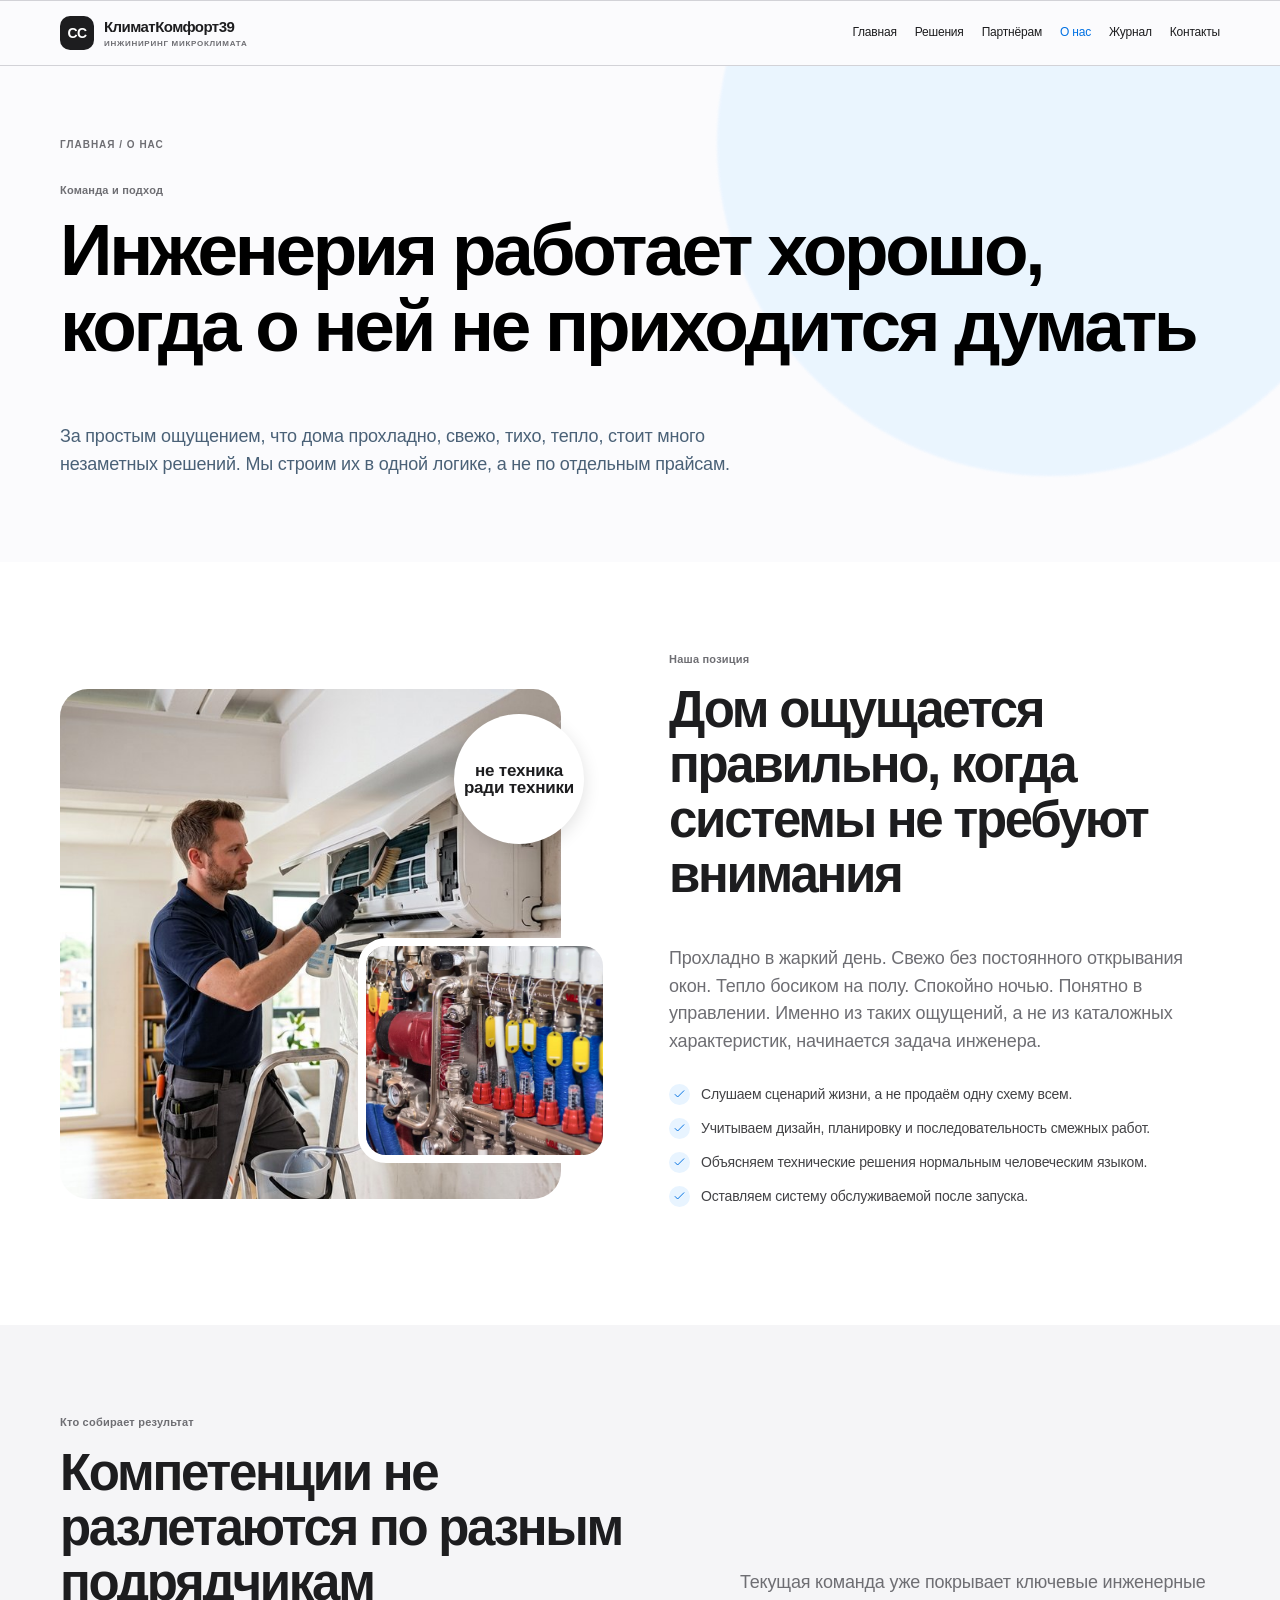
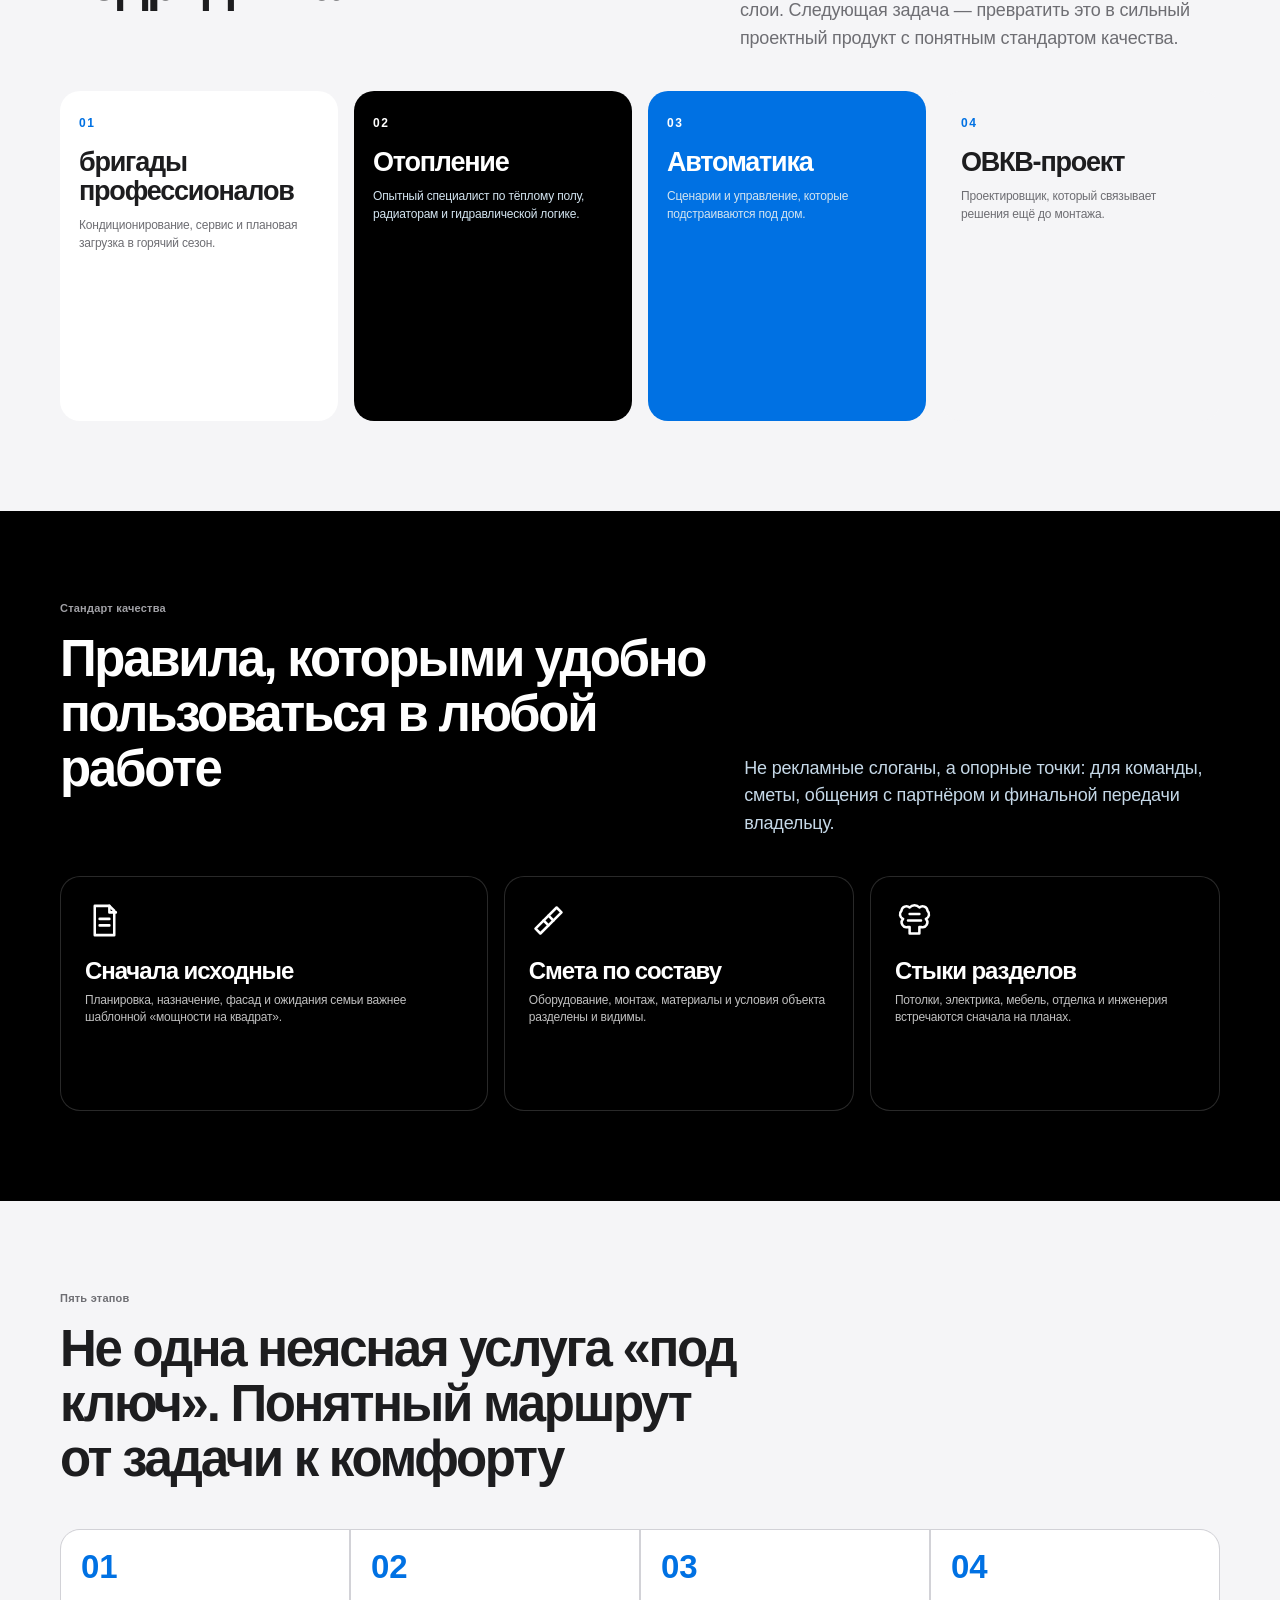
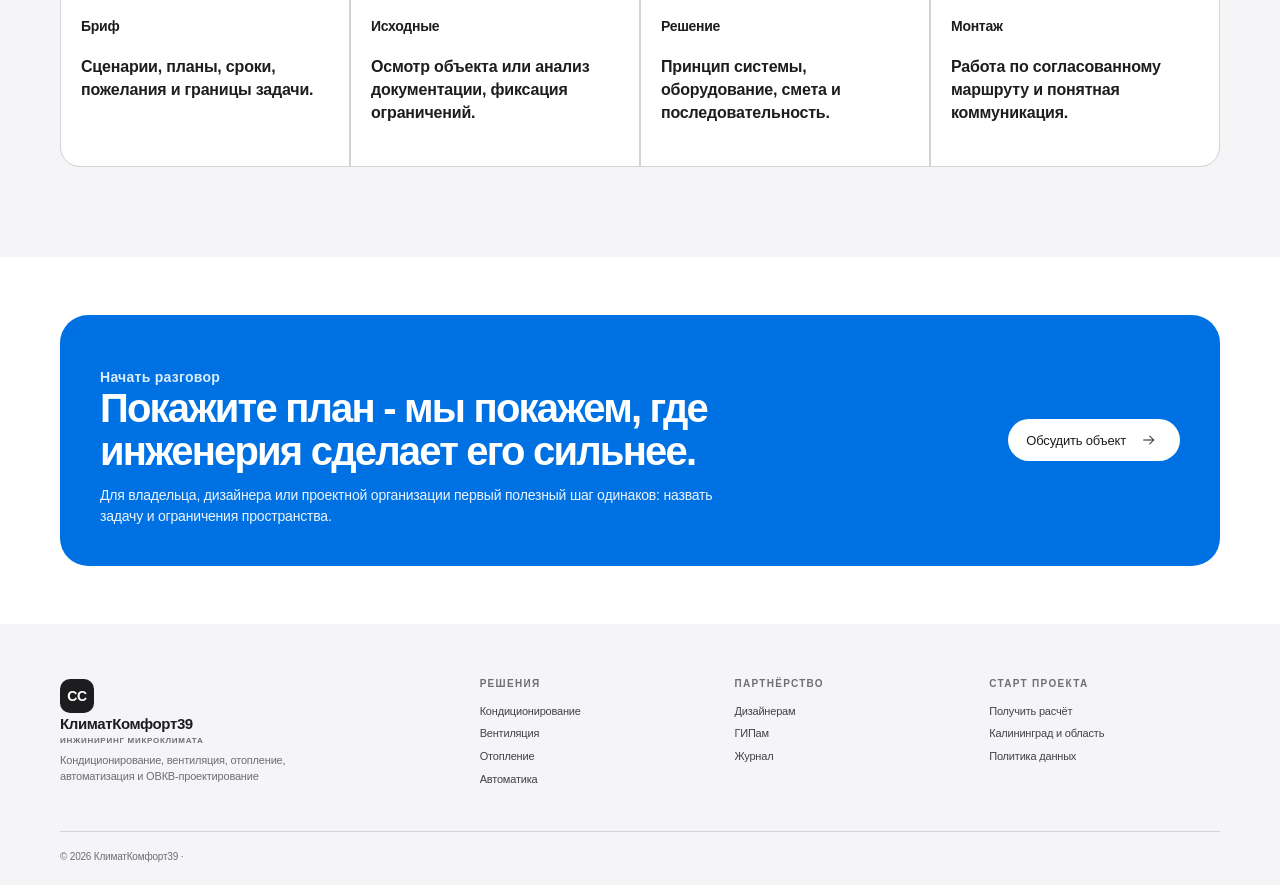
<file: about.html>
<!doctype html><html lang="ru"><head><meta charset="utf-8"><meta name="viewport" content="width=device-width,initial-scale=1"><meta name="description" content="Команда по кондиционированию, вентиляции, отоплению, автоматике и ОВКВ в Калининграде."><meta name="theme-color" content="#000000"><title>О компании | КлиматКомфорт39</title><style>
:root{--navy:#071d33;--blue:#1956d7;--cyan:#97e9ff;--pink:#ff7462;--lime:#d8ff67;--cream:#fff9ef;--paper:#f2f5f8;--ink:#102b43;--muted:#52677a;--line:rgba(16,43,67,.15);--white:#fff;--shadow:0 22px 62px rgba(7,29,51,.18);--serif:Georgia,"Times New Roman",serif;--sans:Arial,Helvetica,sans-serif}
*{box-sizing:border-box}html{scroll-behavior:smooth}body{margin:0;background:var(--paper);color:var(--ink);font-family:var(--sans);font-size:16px;line-height:1.45}img{max-width:100%;display:block}a{color:inherit;text-decoration:none}button,input,textarea,select{font:inherit}.wrap{width:min(1160px,calc(100% - 36px));margin:auto}.skip{position:absolute;left:-999px}.skip:focus{left:20px;top:20px;background:#fff;padding:10px;z-index:99}.topline{height:9px;background:linear-gradient(90deg,var(--pink),#faad53 24%,var(--lime) 48%,var(--cyan) 72%,#6f72ff)}
.header{background:rgba(255,249,239,.96);border-bottom:1px solid var(--line);position:sticky;top:0;z-index:30}.nav{min-height:76px;display:flex;align-items:center;justify-content:space-between;gap:22px}.logo{display:flex;align-items:center;gap:10px;font-weight:900;letter-spacing:-.06em}.logo-mark{display:grid;place-items:center;width:38px;height:38px;border-radius:10px;background:var(--navy);box-shadow:inset -8px -8px 0 var(--pink);color:var(--cream);font-family:var(--serif);font-size:18px}.logo-text{font-size:17px}.logo-text small{display:block;color:var(--blue);font-size:9px;letter-spacing:.15em;text-transform:uppercase}.menu{display:flex;align-items:center;gap:18px}.menu a{font-size:12px;font-weight:800;color:#2c4760}.menu a.active{color:var(--blue);text-decoration:underline 3px var(--pink);text-underline-offset:8px}.menu a:hover{color:var(--pink)}.menu-btn{display:none;border:1px solid var(--line);background:#fff;border-radius:9px;padding:8px 10px}.mobile-menu{display:none}
.btn{display:inline-flex;align-items:center;gap:10px;padding:14px 19px;border:0;border-radius:999px;background:var(--navy);color:#fff;font-size:13px;font-weight:800;line-height:1;box-shadow:0 7px 0 rgba(7,29,51,.12);transition:.18s transform,.18s box-shadow;cursor:pointer}.btn:hover{transform:translateY(-3px);box-shadow:0 11px 0 rgba(7,29,51,.1)}.btn.pink{background:var(--pink);color:#3e1c28}.btn.lime{background:var(--lime);color:#183126}.btn.white{background:#fff;color:var(--navy)}.btn.line{border:1px solid currentColor;background:transparent;box-shadow:none}.btn .ico{width:16px!important;height:16px!important}.ico{width:26px!important;height:26px!important;min-width:26px!important;max-width:26px!important;max-height:26px!important;display:inline-block!important;vertical-align:middle!important;fill:none;stroke:currentColor;stroke-width:1.8;stroke-linecap:round;stroke-linejoin:round}.eyebrow{display:flex;align-items:center;gap:9px;margin:0 0 14px;color:var(--blue);font-size:10px;font-weight:900;letter-spacing:.16em;text-transform:uppercase}.eyebrow:before{content:"";width:24px;height:3px;border-radius:2px;background:var(--pink)}.eyebrow.light{color:var(--cyan)}.eyebrow.light:before{background:var(--lime)}h1,h2,h3,p{margin-top:0}h1{font:400 clamp(40px,5.7vw,76px)/.96 var(--serif);letter-spacing:-.065em}h2{font:400 clamp(30px,4vw,51px)/1.02 var(--serif);letter-spacing:-.055em}h3{font:400 24px/1.08 var(--serif);letter-spacing:-.035em}.lead{font-size:18px;line-height:1.55;color:#4a6177}.hero{position:relative;overflow:hidden;background:var(--navy);color:#fff}.hero:after{content:"";position:absolute;inset:0;pointer-events:none;background-image:linear-gradient(rgba(255,255,255,.05) 1px,transparent 1px),linear-gradient(90deg,rgba(255,255,255,.05) 1px,transparent 1px);background-size:44px 44px;mask-image:linear-gradient(90deg,#000,transparent 80%)}.hero-inner{position:relative;z-index:1;display:grid;grid-template-columns:1.05fr .95fr;min-height:560px;align-items:center;gap:25px;padding:65px 0}.hero-copy{padding:26px 0}.hero .lead{max-width:590px;color:#d4e3f3}.hero .buttons{margin-top:28px}.buttons{display:flex;flex-wrap:wrap;gap:10px}.hero-art{position:relative;height:470px}.hero-photo{width:100%;height:100%;object-fit:cover;border-radius:26px;transform:rotate(3deg);box-shadow:var(--shadow)}.orb{position:absolute;border-radius:50%;filter:blur(.2px)}.orb.a{width:142px;height:142px;right:-32px;top:-26px;background:var(--lime);mix-blend-mode:screen}.orb.b{width:100px;height:100px;left:-32px;bottom:24px;background:var(--pink)}.floating-card{position:absolute;left:-30px;bottom:48px;max-width:250px;padding:17px;border-radius:15px;background:rgba(255,255,255,.95);color:var(--navy);box-shadow:var(--shadow);transform:rotate(-3deg)}.floating-card b{font-size:12px}.floating-card span{display:block;margin-top:5px;color:#5b7182;font-size:11px}.floating-card .chip{display:inline-block;margin-bottom:7px;padding:4px 8px;background:var(--lime);border-radius:99px;font-weight:900;font-size:9px;text-transform:uppercase}.hero-code{position:absolute;right:28px;bottom:20px;color:var(--lime);font:700 64px/.8 var(--serif);letter-spacing:-.08em}.hero--blue{background:linear-gradient(130deg,#0b2248 0%,#1b58d6 62%,#3e61e8)}.hero--pink{background:linear-gradient(130deg,#171e43,#7c3a81 52%,#ff7462)}.hero--cream{background:var(--cream);color:var(--navy)}.hero--cream .lead{color:#4a6177}.hero--cream:after{background-image:radial-gradient(circle at 85% 20%,rgba(255,116,98,.42),transparent 22%),radial-gradient(circle at 75% 80%,rgba(151,233,255,.75),transparent 20%)}
.statbar{position:relative;z-index:2;margin-top:-45px}.stats{display:grid;grid-template-columns:repeat(4,1fr);overflow:hidden;border-radius:18px;box-shadow:var(--shadow);background:#fff}.stat{padding:20px;border-right:1px solid var(--line)}.stat:last-child{border:0}.stat b{display:block;color:var(--blue);font:400 32px/.95 var(--serif);letter-spacing:-.05em}.stat span{display:block;margin-top:6px;color:#5e7081;font-size:11px;font-weight:700;line-height:1.35}.marquee{overflow:hidden;border-top:1px solid var(--line);border-bottom:1px solid var(--line);background:var(--lime);padding:11px 0;white-space:nowrap}.marquee span{display:inline-block;padding-right:44px;color:var(--navy);font-size:11px;font-weight:900;letter-spacing:.14em;text-transform:uppercase}.section{padding:90px 0}.section.tight{padding:58px 0}.section.dark{background:var(--navy);color:#fff}.section.blue{background:#dff7ff}.section.pink-bg{background:#ffd5cf}.section.lime-bg{background:var(--lime)}.section-head{display:flex;align-items:end;justify-content:space-between;gap:30px;margin-bottom:38px}.section-head .lead{max-width:480px;margin:0}.cards{display:grid;grid-template-columns:repeat(4,1fr);gap:14px}.card{min-height:330px;position:relative;overflow:hidden;border-radius:20px;padding:19px;background:#fff;box-shadow:0 4px 0 rgba(16,43,67,.08)}.card.art{color:#fff;background:var(--navy)}.card.art img{position:absolute;inset:0;width:100%;height:100%;object-fit:cover}.card.art:after{content:"";position:absolute;inset:0;background:linear-gradient(0deg,rgba(7,29,51,.95),rgba(7,29,51,.1) 70%)}.card-content{position:relative;z-index:1;display:flex;height:100%;flex-direction:column}.num{font:900 12px/1 var(--sans);letter-spacing:.14em;color:var(--pink)}.tag{display:inline-block;width:max-content;padding:6px 8px;border:1px solid rgba(255,255,255,.38);border-radius:999px;font-size:9px;font-weight:900;letter-spacing:.08em;text-transform:uppercase}.card h3{margin:15px 0 10px;font-size:27px}.card p{margin:0;color:#d3e4f0;font-size:12px;line-height:1.5}.card .more{margin-top:auto;color:var(--lime);font-size:11px;font-weight:900}.split{display:grid;grid-template-columns:1fr 1fr;gap:65px;align-items:center}.visual-stack{position:relative;min-height:510px}.visual-stack .big{position:absolute;inset:0 50px 0 0;width:calc(100% - 50px);height:100%;object-fit:cover;border-radius:28px;box-shadow:var(--shadow)}.visual-stack .mini{position:absolute;right:0;bottom:36px;width:46%;height:44%;object-fit:cover;border:8px solid var(--paper);border-radius:22px;box-shadow:var(--shadow)}.visual-stack .sticker{position:absolute;right:27px;top:25px;width:130px;height:130px;display:grid;place-items:center;border-radius:50%;background:var(--pink);color:#341d29;text-align:center;font:400 23px/1 var(--serif);transform:rotate(12deg)}.ticks{display:grid;gap:13px;padding:0;margin:28px 0;list-style:none}.ticks li{display:flex;gap:11px;align-items:start;color:#405a70;font-size:14px}.tick{width:21px!important;height:21px!important;min-width:21px!important;padding:3px;border-radius:6px;background:var(--lime);color:var(--navy)}.bento{display:grid;grid-template-columns:1.1fr .9fr .9fr;gap:14px}.bento-item{min-height:235px;border-radius:20px;padding:24px;background:#fff;box-shadow:0 4px 0 rgba(16,43,67,.08)}.bento-item.navy{background:var(--navy);color:#fff}.bento-item.pink{background:var(--pink);color:#3d2530}.bento-item.cyan{background:var(--cyan);color:var(--navy)}.bento-item .ico{width:39px!important;height:39px!important;max-width:39px!important;max-height:39px!important;color:var(--blue)}.bento-item.navy .ico{color:var(--lime)}.bento-item h3{margin:18px 0 8px}.bento-item p{color:inherit;opacity:.75;font-size:12px}.diagram{position:relative;min-height:370px;overflow:hidden;border-radius:24px;background:linear-gradient(135deg,var(--blue),#6e71ff);padding:28px;color:#fff}.diagram:before{content:"";position:absolute;width:520px;height:520px;right:-180px;top:-160px;border:1px solid rgba(255,255,255,.25);border-radius:50%;box-shadow:0 0 0 45px rgba(255,255,255,.04),0 0 0 90px rgba(255,255,255,.04)}.diagram-grid{position:relative;z-index:1;display:grid;grid-template-columns:1fr 1fr;gap:10px;margin-top:26px}.diagram-box{padding:14px;border-radius:13px;border:1px solid rgba(255,255,255,.25);background:rgba(7,29,51,.16);font-size:12px}.diagram-box b{display:block;margin-top:8px;font:400 21px/1 var(--serif)}.diagram .center{position:absolute;z-index:2;right:88px;bottom:55px;width:130px;height:130px;display:grid;place-items:center;border-radius:50%;background:var(--lime);color:var(--navy);text-align:center;font:400 20px/1.1 var(--serif);box-shadow:0 0 0 16px rgba(216,255,103,.15)}.partner-band{position:relative;overflow:hidden;border-radius:28px;padding:56px;background:var(--navy);color:#fff}.partner-band img{position:absolute;inset:0 0 0 44%;width:56%;height:100%;object-fit:cover}.partner-band:after{content:"";position:absolute;inset:0;background:linear-gradient(90deg,var(--navy) 20%,rgba(7,29,51,.82) 52%,rgba(7,29,51,.08))}.partner-band>*{position:relative;z-index:1}.partner-band .lead{color:#d4e5f5;max-width:590px}.equipment{display:grid;grid-template-columns:repeat(3,1fr);gap:14px}.equip{overflow:hidden;border-radius:20px;background:#fff;border:1px solid var(--line)}.equip img{width:100%;height:230px;object-fit:cover;background:#eef0ed}.equip-body{padding:18px}.equip-body h3{margin:10px 0 6px;font-size:22px}.equip-body p{margin:0;color:var(--muted);font-size:12px}.small-note{margin-top:14px;color:#667a8c;font-size:10px}.faq{display:grid;grid-template-columns:.7fr 1.3fr;gap:55px}.faq-list{display:grid;gap:10px}.faq-item{border-radius:13px;background:#fff;overflow:hidden;border:1px solid var(--line)}.faq-item summary{list-style:none;cursor:pointer;padding:17px 47px 17px 17px;font-size:13px;font-weight:900;position:relative}.faq-item summary:after{content:"+";position:absolute;right:17px;top:12px;color:var(--pink);font:400 25px var(--serif)}.faq-item[open] summary:after{content:"−"}.faq-item div{padding:0 17px 17px;color:#526a7e;font-size:12px;line-height:1.55}.cta{display:flex;align-items:center;justify-content:space-between;gap:25px;border-radius:25px;padding:40px;background:linear-gradient(120deg,var(--pink),#ffad56);color:#3a2430}.cta h2{max-width:680px;margin:0;font-size:40px}.cta p{max-width:640px;margin:12px 0 0;font-size:14px}.page-top{position:relative;overflow:hidden;padding:72px 0 65px;background:var(--navy);color:#fff}.page-top:after{content:"";position:absolute;right:-8vw;top:-20vw;width:52vw;height:52vw;border-radius:50%;background:var(--pink);opacity:.7;filter:blur(1px)}.page-top .wrap{position:relative;z-index:1}.crumb{margin-bottom:30px;font-size:10px;font-weight:900;letter-spacing:.1em;text-transform:uppercase;color:var(--cyan)}.page-top .lead{max-width:690px;color:#d7e5f4}.page-top.blue{background:linear-gradient(125deg,#093060,var(--blue))}.page-top.cream{background:var(--cream);color:var(--navy)}.page-top.cream .lead{color:#4a6177}.page-top.cream:after{background:var(--cyan);opacity:.85}.service-nav{display:flex;flex-wrap:wrap;gap:9px;margin-bottom:36px}.service-nav a{padding:9px 12px;border-radius:999px;background:#fff;border:1px solid var(--line);font-size:11px;font-weight:900}.service-nav a:hover{background:var(--lime)}.service-block{display:grid;grid-template-columns:.9fr 1.1fr;gap:20px;margin:32px 0;padding:22px;border-radius:24px;background:#fff;box-shadow:0 4px 0 rgba(16,43,67,.06)}.service-block.reverse{grid-template-columns:1.1fr .9fr}.service-block .photo{min-height:320px;width:100%;height:100%;object-fit:cover;border-radius:17px}.service-copy{padding:15px}.service-copy p{color:var(--muted);font-size:14px}.micro-grid{display:grid;grid-template-columns:1fr 1fr;gap:9px;margin-top:20px}.micro{padding:13px;border-radius:12px;background:var(--paper);font-size:11px;font-weight:700;color:#38546a}.micro .ico{display:block;margin-bottom:7px;color:var(--blue);width:22px!important;height:22px!important}.models{display:grid;grid-template-columns:1fr 1fr;gap:14px}.model{display:grid;grid-template-columns:.73fr 1.27fr;min-height:300px;overflow:hidden;border-radius:20px;background:#fff;box-shadow:0 4px 0 rgba(16,43,67,.07)}.model img{width:100%;height:100%;object-fit:cover}.model div{padding:21px}.model h3{margin:13px 0 8px}.model p{font-size:12px;color:var(--muted)}.pills{display:flex;flex-wrap:wrap;gap:6px;margin-top:15px}.pill{padding:5px 8px;border-radius:999px;background:var(--cyan);font-size:9px;font-weight:900}.price-grid{display:grid;grid-template-columns:repeat(3,1fr);gap:14px}.price{min-height:310px;padding:24px;border-radius:20px;background:#fff;box-shadow:0 4px 0 rgba(16,43,67,.08)}.price.featured{background:var(--navy);color:#fff;transform:translateY(-12px)}.price .amount{margin:24px 0 7px;color:var(--pink);font:400 32px/1 var(--serif)}.price.featured .amount{color:var(--lime)}.price p{font-size:12px;color:var(--muted)}.price.featured p{color:#d1e1ed}.price ul{padding-left:16px;font-size:11px;line-height:1.7}.video-card{overflow:hidden;border-radius:25px;background:var(--navy);box-shadow:var(--shadow)}.video-card video{display:block;width:100%;aspect-ratio:16/9}.video-poster{position:relative;aspect-ratio:16/9;overflow:hidden}.video-poster img{width:100%;height:100%;object-fit:cover}.video-poster:after{content:"";position:absolute;inset:0;background:linear-gradient(90deg,rgba(7,29,51,.78),rgba(7,29,51,.06))}.video-play{position:absolute;z-index:1;left:28px;bottom:28px;display:flex;align-items:center;gap:12px;color:#fff;font:400 28px/1 var(--serif)}.video-play .ico{width:48px!important;height:48px!important;max-width:48px!important;max-height:48px!important;padding:12px;border-radius:50%;background:var(--lime);color:var(--navy)}.video-caption{display:flex;justify-content:space-between;padding:13px 17px;color:#d5e4f0;font-size:11px}.timeline{display:grid;grid-template-columns:repeat(4,1fr);gap:2px;background:var(--line);border:1px solid var(--line);border-radius:20px;overflow:hidden}.step{min-height:210px;padding:20px;background:#fff}.step b{display:block;color:var(--pink);font:400 33px/1 var(--serif)}.step h3{margin:35px 0 7px;font:900 14px var(--sans);letter-spacing:-.02em}.step p{margin:0;color:var(--muted);font-size:11px}.form-zone{display:grid;grid-template-columns:.75fr 1.25fr;gap:20px}.form-card{padding:28px;border-radius:24px;background:#fff;box-shadow:var(--shadow)}.form-grid{display:grid;grid-template-columns:1fr 1fr;gap:12px}.field{display:grid;gap:5px}.field.wide{grid-column:1/-1}.field label{font-size:10px;font-weight:900;letter-spacing:.07em;text-transform:uppercase;color:#476177}.field input,.field textarea,.field select{width:100%;padding:12px;border:1px solid #cbd8e2;border-radius:10px;background:#f9fcff;color:var(--ink);outline:none}.field textarea{min-height:110px;resize:vertical}.form-note,.status{margin:14px 0 0;color:#718396;font-size:10px}.contact-art{min-height:420px;padding:31px;border-radius:24px;background:linear-gradient(135deg,#1b5ce5,#12336f);color:#fff;position:relative;overflow:hidden}.contact-art:after{content:"";position:absolute;width:400px;height:400px;right:-130px;bottom:-160px;border-radius:50%;border:65px solid var(--lime);opacity:.8}.contact-points{position:relative;z-index:1;display:grid;gap:14px;margin-top:26px}.contact-point{display:flex;align-items:center;gap:13px;padding:12px;border:1px solid rgba(255,255,255,.25);border-radius:13px;background:rgba(255,255,255,.08)}.contact-point .ico{color:var(--lime)}.contact-point b{display:block;font-size:12px}.contact-point span{display:block;margin-top:2px;font-size:10px;color:#d3e3f2}.articles{display:grid;grid-template-columns:1.25fr .75fr;gap:16px}.article-card{overflow:hidden;border-radius:22px;background:#fff;box-shadow:0 4px 0 rgba(16,43,67,.08)}.article-card img{width:100%;height:245px;object-fit:cover}.article-card .inside{padding:22px}.article-card .meta{font-size:10px;font-weight:900;letter-spacing:.1em;color:var(--blue);text-transform:uppercase}.article-card h2{margin:12px 0;font-size:32px}.article-card p{color:var(--muted);font-size:13px}.side-stack{display:grid;gap:16px}.mini-article{min-height:210px;border-radius:22px;padding:23px;background:var(--navy);color:#fff}.mini-article.pink{background:var(--pink);color:#392331}.mini-article h3{margin:18px 0 8px;font-size:25px}.mini-article p{font-size:12px;opacity:.75}.article{display:grid;grid-template-columns:1fr 285px;gap:58px;padding:75px 0;border-top:1px solid var(--line)}.prose h2{font-size:42px}.prose h3{margin:32px 0 10px;font:900 18px var(--sans);letter-spacing:-.02em}.prose p,.prose li{color:#405c72;font-size:14px;line-height:1.65}.prose li{margin-bottom:7px}.answer{margin:22px 0;padding:19px;border-left:5px solid var(--pink);border-radius:0 15px 15px 0;background:#fff0ed;color:#4a4552;font-size:14px;line-height:1.6}.answer b{color:var(--navy)}.aside{height:max-content;position:sticky;top:100px;padding:20px;border-radius:18px;background:#fff}.aside b{display:block;margin-bottom:8px;font-size:12px}.aside a{display:block;padding:9px 0;border-bottom:1px solid var(--line);color:#45637a;font-size:11px}.legal{max-width:800px}.legal h2{margin:34px 0 12px;font-size:33px}.legal p,.legal li{color:#486077;font-size:14px}.footer{padding:48px 0 20px;background:var(--navy);color:#d5e4f2}.footgrid{display:grid;grid-template-columns:1.2fr repeat(3,.7fr);gap:24px;padding-bottom:35px}.footer .logo{color:#fff}.footer .logo-mark{background:#fff;color:var(--navy);box-shadow:inset -8px -8px 0 var(--lime)}.footer h4{margin:5px 0 12px;color:var(--lime);font-size:10px;letter-spacing:.13em;text-transform:uppercase}.footer a{display:block;margin:7px 0;color:#c6d8e9;font-size:11px}.footer p{max-width:270px;color:#b6c8d8;font-size:11px}.footline{display:flex;justify-content:space-between;gap:20px;padding-top:18px;border-top:1px solid rgba(255,255,255,.15);font-size:10px;color:#91a7ba}
@media(max-width:860px){.menu{display:none}.menu-btn{display:block}.mobile-menu{display:none;padding:10px 0 15px}.mobile-menu.open{display:grid;gap:7px}.mobile-menu a{padding:11px;border-radius:9px;background:#fff;font-size:12px;font-weight:800}.hero-inner,.split,.faq,.form-zone,.article{grid-template-columns:1fr}.hero-inner{padding:44px 0;min-height:auto}.hero-art{height:360px}.hero-copy{padding:0}.statbar{margin-top:0}.stats{grid-template-columns:1fr 1fr;border-radius:0}.stat:nth-child(2){border-right:0}.stat:nth-child(-n+2){border-bottom:1px solid var(--line)}.section{padding:65px 0}.section-head{display:block}.section-head .lead{margin-top:16px}.cards,.equipment,.bento,.price-grid{grid-template-columns:1fr 1fr}.card{min-height:290px}.visual-stack{min-height:380px}.partner-band{padding:35px}.partner-band img{opacity:.35;inset:0;width:100%}.timeline{grid-template-columns:1fr 1fr}.models{grid-template-columns:1fr}.article{gap:28px}.aside{position:static}.footgrid{grid-template-columns:1fr 1fr}.footer .intro{grid-column:span 2}}
@media(max-width:540px){body{font-size:15px}.wrap{width:min(100% - 26px,1160px)}.nav{min-height:66px}.logo-text{font-size:15px}.hero-art{height:290px}.hero h1{font-size:43px}.hero-code{font-size:48px}.floating-card{left:8px;bottom:15px}.cards,.equipment,.bento,.price-grid{grid-template-columns:1fr}.card{min-height:310px}.split{gap:34px}.visual-stack{min-height:300px}.visual-stack .big{inset:0 25px 0 0;width:calc(100% - 25px)}.visual-stack .mini{border-width:5px}.visual-stack .sticker{width:95px;height:95px;right:8px;font-size:17px}.faq{gap:30px}.cta{display:block;padding:28px}.cta h2{font-size:32px}.cta .btn{margin-top:18px}.service-block,.service-block.reverse{grid-template-columns:1fr;padding:12px}.service-block .photo{min-height:235px}.micro-grid{grid-template-columns:1fr 1fr}.model{grid-template-columns:.75fr 1.25fr}.model h3{font-size:21px}.model div{padding:15px}.timeline{grid-template-columns:1fr}.step{min-height:170px}.form-grid{grid-template-columns:1fr}.field.wide{grid-column:auto}.articles{grid-template-columns:1fr}.article-card h2{font-size:28px}.footgrid{grid-template-columns:1fr 1fr}.footline{display:block}.footline span{display:block;margin:5px 0}}

:root{--navy:#000;--blue:#0071e3;--cyan:#e8f4ff;--pink:#0071e3;--lime:#fff;--cream:#fbfbfd;--paper:#fff;--ink:#1d1d1f;--muted:#6e6e73;--line:rgba(29,29,31,.16);--white:#fff;--shadow:0 8px 28px rgba(0,0,0,.10);--serif:-apple-system,BlinkMacSystemFont,"SF Pro Display","Helvetica Neue",Arial,sans-serif;--sans:-apple-system,BlinkMacSystemFont,"SF Pro Text","Helvetica Neue",Arial,sans-serif}
body{background:#fff;color:#1d1d1f;font-family:var(--sans);letter-spacing:-.012em}.topline{height:1px;background:#d2d2d7}.header{background:rgba(251,251,253,.92);border-color:#d2d2d7;backdrop-filter:saturate(180%) blur(18px)}.nav{min-height:64px}.logo{letter-spacing:-.035em}.logo-mark{width:34px;height:34px;border-radius:10px;background:#1d1d1f;box-shadow:none;color:#fff;font-family:var(--sans);font-weight:700;font-size:14px}.logo-text{font-size:15px}.logo-text small{color:#6e6e73;font-size:8px;letter-spacing:.09em}.menu a{color:#1d1d1f;font-size:12px;font-weight:500}.menu a.active{color:#0071e3;text-decoration:none}.menu a:hover{color:#0071e3}.menu-btn{border-color:#d2d2d7;background:#fff;color:#1d1d1f}.eyebrow{gap:0;color:#6e6e73;font-size:11px;font-weight:600;letter-spacing:.02em;text-transform:none}.eyebrow:before{display:none}.eyebrow.light{color:#a1a1a6}.eyebrow.light:before{display:none}h1,h2,h3{font-family:var(--sans);font-weight:600;letter-spacing:-.045em}h1{line-height:1.03}h2{line-height:1.08}h3{font-weight:600}.lead{color:#6e6e73}.btn{border-radius:980px;background:#0071e3;color:#fff;box-shadow:none;font-weight:500;padding:13px 18px}.btn:hover{transform:none;box-shadow:none;background:#0077ed}.btn.pink{background:#0071e3;color:#fff}.btn.lime{background:#fff;color:#1d1d1f}.btn.white{background:#fff;color:#1d1d1f}.btn.line{border-color:#0071e3;color:#0071e3}.ico{stroke-width:1.55}.hero,.hero--blue,.hero--pink{background:#000}.hero:after{opacity:.42}.hero .lead{color:#a1a1a6}.hero-inner{min-height:580px}.hero-photo{border-radius:30px;transform:none;box-shadow:none}.orb.a{background:#c7e5ff;mix-blend-mode:normal;opacity:.75}.orb.b{background:#0071e3}.floating-card{border-radius:18px;box-shadow:0 12px 35px rgba(0,0,0,.25);transform:none}.floating-card .chip{background:#e8f4ff;color:#0071e3}.hero-code{color:#f5f5f7}.stats{box-shadow:none;border:1px solid #d2d2d7;border-radius:20px}.stat{padding:23px;background:#fff}.stat b{color:#1d1d1f;font-family:var(--sans);font-size:27px;font-weight:600}.stat span{color:#6e6e73}.marquee{background:#f5f5f7;border-color:#d2d2d7}.marquee span{color:#1d1d1f;font-weight:600;letter-spacing:.06em}.section{background:#fff}.section.dark{background:#000}.section.blue,.section.pink-bg,.section.lime-bg{background:#f5f5f7}.cards{gap:16px}.card{border-radius:20px;box-shadow:none;background:#f5f5f7}.card.art{background:#000}.card.art:after{background:linear-gradient(0deg,rgba(0,0,0,.86),rgba(0,0,0,.04) 72%)}.num{color:#0071e3;font-weight:600}.card .more{color:#fff}.split{gap:58px}.visual-stack .big,.visual-stack .mini{border-radius:28px;box-shadow:none}.visual-stack .mini{border-color:#fff}.visual-stack .sticker{background:#fff;color:#1d1d1f;box-shadow:0 5px 18px rgba(0,0,0,.12);transform:none;font-family:var(--sans);font-weight:600;font-size:17px}.ticks li{color:#424245}.tick{background:#e8f4ff;color:#0071e3;border-radius:50%}.bento{gap:16px}.bento-item{border-radius:20px;background:#f5f5f7;box-shadow:none}.bento-item.navy{background:#000}.bento-item.pink,.bento-item.cyan{background:#f5f5f7;color:#1d1d1f}.bento-item .ico{color:#0071e3}.bento-item.navy .ico{color:#fff}.diagram{background:#000;border-radius:28px}.diagram .center{top:26px;right:38px;bottom:auto;width:108px;height:108px;background:#fff;color:#1d1d1f;box-shadow:none;font-family:var(--sans);font-weight:600;font-size:16px}.diagram-grid{margin-top:118px}.diagram-box{background:#1d1d1f;border-color:#424245;border-radius:16px}.diagram-box b{font-family:var(--sans);font-weight:600}.partner-band{background:#000;border-radius:28px}.partner-band:after{background:linear-gradient(90deg,#000 18%,rgba(0,0,0,.8) 52%,rgba(0,0,0,.08))}.equipment{gap:16px}.equip{border:0;border-radius:20px;background:#f5f5f7}.equip-body h3{font-family:var(--sans);font-weight:600}.small-note{color:#6e6e73}.faq-item{border-color:#d2d2d7;border-radius:18px}.faq-item summary{font-weight:600}.faq-item summary:after{color:#0071e3}.faq-item div{color:#6e6e73}.cta{border-radius:28px;background:#0071e3;color:#fff}.cta .eyebrow{color:#dbeeff}.cta .eyebrow:before{display:none}.cta p{color:#e8f4ff}.page-top{background:#000}.page-top.blue{background:#000}.page-top.cream{background:#fbfbfd}.page-top.cream:after{background:#e8f4ff}.crumb{color:#6e6e73}.service-nav a{border-color:#d2d2d7;border-radius:980px;font-weight:500}.service-nav a:hover{background:#e8f4ff}.service-block{border-radius:24px;background:#f5f5f7;box-shadow:none}.service-block .photo{border-radius:18px}.service-copy p{color:#6e6e73}.micro{border-radius:14px;background:#fff;color:#424245}.micro .ico{color:#0071e3}.models{gap:16px}.model{border-radius:20px;background:#f5f5f7;box-shadow:none}.model img{object-fit:contain;background:#fff}.pill{background:#e8f4ff;color:#0066cc}.price{border-radius:20px;background:#f5f5f7;box-shadow:none}.price.featured{background:#000;transform:none}.price .amount{color:#0071e3;font-family:var(--sans);font-weight:600}.price.featured .amount{color:#fff}.video-card{border-radius:28px;box-shadow:none;background:#000}.video-play .ico{background:#fff;color:#0071e3}.timeline{border-color:#d2d2d7;background:#d2d2d7;border-radius:20px}.step{background:#fff}.step b{color:#0071e3;font-family:var(--sans);font-weight:600}.form-card{border-radius:24px;box-shadow:none;border:1px solid #d2d2d7}.field label{color:#6e6e73}.field input,.field textarea,.field select{border-color:#d2d2d7;background:#fff;border-radius:12px}.contact-art{background:#000;border-radius:28px}.contact-art:after{border-color:#0071e3}.contact-point{border-color:#424245;background:#1d1d1f}.contact-point .ico{color:#fff}.article-card{border-radius:22px;background:#f5f5f7;box-shadow:none}.mini-article{border-radius:22px;background:#000}.mini-article.pink{background:#f5f5f7;color:#1d1d1f}.answer{border-color:#0071e3;background:#f5f5f7;color:#424245}.answer b{color:#1d1d1f}.aside{border-radius:18px;background:#f5f5f7}.footer{background:#f5f5f7;color:#424245}.footer .logo{color:#1d1d1f}.footer .logo-mark{background:#1d1d1f;color:#fff;box-shadow:none}.footer h4{color:#6e6e73}.footer a{color:#424245}.footer p{color:#6e6e73}.footline{border-color:#d2d2d7;color:#6e6e73}.consent{display:flex;align-items:flex-start;gap:8px;margin:15px 0;color:#6e6e73;font-size:11px;line-height:1.4}.consent input{margin-top:2px;accent-color:#0071e3}.consent a{color:#0071e3;text-decoration:underline;text-underline-offset:2px}.modal-overlay{position:fixed;inset:0;z-index:999;display:none;place-items:center;padding:20px;background:rgba(0,0,0,.46);backdrop-filter:blur(7px)}.modal-overlay.open{display:grid}.consent-modal{width:min(560px,100%);padding:30px;border-radius:24px;background:#fff;box-shadow:0 18px 60px rgba(0,0,0,.35)}.consent-modal h3{font-size:27px;margin-bottom:12px}.consent-modal p{color:#6e6e73;font-size:13px;line-height:1.55}.consent-modal .buttons{margin-top:18px}
</style></head><body><div class="topline"></div><a class="skip" href="#content">К содержанию</a><header class="header"><div class="wrap nav"><a class="logo" href="index.html" aria-label="КлиматКомфорт39, главная"><span class="logo-mark">CC</span><span class="logo-text">КлиматКомфорт39<small>инжиниринг микроклимата</small></span></a><nav class="menu" aria-label="Основное меню"><a class="" href="index.html">Главная</a><a class="" href="services.html">Решения</a><a class="" href="partners.html">Партнёрам</a><a class="active" href="about.html">О нас</a><a class="" href="journal.html">Журнал</a><a class="" href="contacts.html">Контакты</a></nav><button class="menu-btn" type="button" onclick="document.querySelector('.mobile-menu').classList.toggle('open')">Меню</button></div><nav class="wrap mobile-menu" aria-label="Мобильное меню"><a href="index.html">Главная</a><a href="services.html">Решения</a><a href="partners.html">Партнёрам</a><a href="about.html">О нас</a><a href="journal.html">Журнал</a><a href="contacts.html">Контакты</a></nav></header><main id="content"><section class="page-top cream"><div class="wrap"><p class="crumb">Главная / О нас</p><p class="eyebrow">Команда и подход</p><h1>Инженерия работает хорошо,<br>когда о ней не приходится думать</h1><p class="lead">За простым ощущением, что дома прохладно, свежо, тихо, тепло, стоит много незаметных решений. Мы строим их в одной логике, а не по отдельным прайсам.</p></div></section><section class="section"><div class="wrap split"><div class="visual-stack"><img class="big" src="[data-uri]" alt="Профессиональное обслуживание оборудования"><img class="mini" src="[data-uri]" alt="Инженерный узел отопления"><span class="sticker">не техника<br>ради техники</span></div><div><p class="eyebrow">Наша позиция</p><h2>Дом ощущается правильно, когда системы не требуют внимания</h2><p class="lead">Прохладно в жаркий день. Свежо без постоянного открывания окон. Тепло босиком на полу. Спокойно ночью. Понятно в управлении. Именно из таких ощущений, а не из каталожных характеристик, начинается задача инженера.</p><ul class="ticks"><li><svg class="ico tick" viewBox="0 0 24 24" aria-hidden="true"><path d="m5 12 4 4L19 6"/></svg><span>Слушаем сценарий жизни, а не продаём одну схему всем.</span></li><li><svg class="ico tick" viewBox="0 0 24 24" aria-hidden="true"><path d="m5 12 4 4L19 6"/></svg><span>Учитываем дизайн, планировку и последовательность смежных работ.</span></li><li><svg class="ico tick" viewBox="0 0 24 24" aria-hidden="true"><path d="m5 12 4 4L19 6"/></svg><span>Объясняем технические решения нормальным человеческим языком.</span></li><li><svg class="ico tick" viewBox="0 0 24 24" aria-hidden="true"><path d="m5 12 4 4L19 6"/></svg><span>Оставляем систему обслуживаемой после запуска.</span></li></ul></div></div></section><section class="section pink-bg"><div class="wrap"><div class="section-head"><div><p class="eyebrow">Кто собирает результат</p><h2>Компетенции не разлетаются по разным подрядчикам</h2></div><p class="lead">Текущая команда уже покрывает ключевые инженерные слои. Следующая задача — превратить это в сильный проектный продукт с понятным стандартом качества.</p></div><div class="cards"><div class="card" style="background:#fff"><span class="num">01</span><h3 style="color:var(--ink)">бригады профессионалов</h3><p style="color:var(--muted)">Кондиционирование, сервис и плановая загрузка в горячий сезон.</p></div><div class="card" style="background:var(--navy)"><span class="num" style="color:#fff">02</span><h3 style="color:#fff">Отопление</h3><p>Опытный специалист по тёплому полу, радиаторам и гидравлической логике.</p></div><div class="card" style="background:var(--blue);color:#fff"><span class="num" style="color:#fff">03</span><h3 style="color:#fff">Автоматика</h3><p>Сценарии и управление, которые подстраиваются под дом.</p></div><div class="card" style="background:#f5f5f7;color:#1d1d1f"><span class="num" style="color:#0071e3">04</span><h3 style="color:#1d1d1f">ОВКВ-проект</h3><p style="color:#6e6e73">Проектировщик, который связывает решения ещё до монтажа.</p></div></div></div></section><section class="section dark"><div class="wrap"><div class="section-head"><div><p class="eyebrow light">Стандарт качества</p><h2>Правила, которыми удобно пользоваться в любой работе</h2></div><p class="lead" style="color:#c5d8e7">Не рекламные слоганы, а опорные точки: для команды, сметы, общения с партнёром и финальной передачи владельцу.</p></div><div class="bento"><div class="bento-item navy" style="border:1px solid rgba(255,255,255,.16)"><svg class="ico" viewBox="0 0 24 24" aria-hidden="true"><path d="M6 3h9l3 3v15H6V3Z"/><path d="M15 3v4h4M9 11h6M9 15h6"/></svg><h3>Сначала исходные</h3><p>Планировка, назначение, фасад и ожидания семьи важнее шаблонной «мощности на квадрат».</p></div><div class="bento-item navy" style="border:1px solid rgba(255,255,255,.16)"><svg class="ico" viewBox="0 0 24 24" aria-hidden="true"><path d="m4 17 13-13 3 3L7 20l-3-3Z"/><path d="m12 9 3 3M9 12l3 3"/></svg><h3>Смета по составу</h3><p>Оборудование, монтаж, материалы и условия объекта разделены и видимы.</p></div><div class="bento-item navy" style="border:1px solid rgba(255,255,255,.16)"><svg class="ico" viewBox="0 0 24 24" aria-hidden="true"><path d="M9 4a3 3 0 0 0-5 2 3 3 0 0 0 1 5 3 3 0 0 0 3 5h1v4h6v-4h1a3 3 0 0 0 3-5 3 3 0 0 0 1-5 3 3 0 0 0-5-2 4 4 0 0 0-6 0Z"/><path d="M9 8h6M8 12h8"/></svg><h3>Стыки разделов</h3><p>Потолки, электрика, мебель, отделка и инженерия встречаются сначала на планах.</p></div></div></div></section><section class="section blue"><div class="wrap"><p class="eyebrow">Пять этапов</p><h2 style="max-width:680px">Не одна неясная услуга «под ключ». Понятный маршрут от задачи к комфорту</h2><div class="timeline" style="margin-top:35px"><div class="step"><b>01</b><h3>Бриф</h3><h4>Сценарии, планы, сроки, пожелания и границы задачи.</h4></div><div class="step"><b>02</b><h3>Исходные</h3><h4>Осмотр объекта или анализ документации, фиксация ограничений.</h4></div><div class="step"><b>03</b><h3>Решение</h3><h4>Принцип системы, оборудование, смета и последовательность.</h4></div><div class="step"><b>04</b><h3>Монтаж</h3><h4>Работа по согласованному маршруту и понятная коммуникация.</h4></div></div></div></section><section class="section tight"><div class="wrap"><div class="cta"><div><p class="eyebrow">Начать разговор</p><h2>Покажите план - мы покажем, где инженерия сделает его сильнее.</h2><p>Для владельца, дизайнера или проектной организации первый полезный шаг одинаков: назвать задачу и ограничения пространства.</p></div><a class="btn white" href="contacts.html">Обсудить объект <svg class="ico" viewBox="0 0 24 24" aria-hidden="true"><path d="M4 12h15"/><path d="m13 6 6 6-6 6"/></svg></a></div></div></section></main><footer class="footer"><div class="wrap"><div class="footgrid"><div class="intro"><a class="logo" href="index.html" aria-label="КлиматКомфорт39, главная"><span class="logo-mark">CC</span><span class="logo-text">КлиматКомфорт39<small>инжиниринг микроклимата</small></span></a><p>Кондиционирование, вентиляция, отопление, автоматизация и ОВКВ-проектирование</p></div><div><h4>Решения</h4><a href="services.html#air">Кондиционирование</a><a href="services.html#vent">Вентиляция</a><a href="services.html#heat">Отопление</a><a href="services.html#auto">Автоматика</a></div><div><h4>Партнёрство</h4><a href="partners.html">Дизайнерам</a><a href="partners.html#org">ГИПам</a><a href="journal.html">Журнал</a></div><div><h4>Старт проекта</h4><a href="contacts.html">Получить расчёт</a><a href="contacts.html">Калининград и область</a><a href="privacy.html">Политика данных</a></div></div><div class="footline"><span>© 2026 КлиматКомфорт39 ·  </span></div></div></footer><div class="modal-overlay" id="consent-modal" role="dialog" aria-modal="true" aria-labelledby="consent-title"><div class="consent-modal"><p class="eyebrow">Персональные данные</p><h3 id="consent-title">Подтверждение согласия</h3><p id="consent-copy">Перед отправкой запроса необходимо подтвердить согласие на обработку персональных данных.</p><div class="buttons"><button class="btn" id="consent-confirm" type="button">Подписать и отправить</button><button class="btn line" id="consent-cancel" type="button">Отмена</button></div></div></div><script>
window.CLIMATCOMFORT_CONFIG = {
  mode: 'demo',
  bitrix24: {
    enabled: false,
    // В production укажите защищённый серверный proxy endpoint, а не публичный webhook Bitrix24.
    proxyEndpoint: '/api/bitrix24/lead',
    entity: 'crm.lead.add',
    defaultSource: 'climatcomfort39.ru'
  }
};
(function () {
  const modal = document.getElementById('consent-modal');
  const copy = document.getElementById('consent-copy');
  const confirm = document.getElementById('consent-confirm');
  const cancel = document.getElementById('consent-cancel');
  let pendingForm = null;

  function openModal(text, form, needsCheck) {
    pendingForm = form || null;
    copy.textContent = text;
    confirm.textContent = needsCheck ? 'Вернуться к согласию' : 'Подписать и отправить';
    confirm.dataset.needsCheck = needsCheck ? '1' : '0';
    modal.classList.add('open');
    confirm.focus();
  }
  function closeModal() { modal.classList.remove('open'); pendingForm = null; }
  function completeSubmission(form) {
    const status = form.querySelector('.status');
    const payload = {
      title: form.dataset.b24Source || window.location.pathname,
      source: form.dataset.b24Source || window.CLIMATCOMFORT_CONFIG.bitrix24.defaultSource,
      fields: Object.fromEntries(new FormData(form).entries()),
      consent: { accepted: true, policy: 'privacy.html', acceptedAt: new Date().toISOString() }
    };
    const b24 = window.CLIMATCOMFORT_CONFIG.bitrix24;
    if (window.CLIMATCOMFORT_CONFIG.mode === 'bitrix24' && b24.enabled && b24.proxyEndpoint) {
      fetch(b24.proxyEndpoint, { method: 'POST', headers: { 'Content-Type': 'application/json' }, body: JSON.stringify(payload) })
        .then(r => { if (!r.ok) throw new Error('CRM request failed'); return r.json(); })
        .then(() => { status.textContent = 'Согласие подтверждено. Запрос передан в CRM Битрикс24.'; form.reset(); })
        .catch(() => { status.textContent = 'Согласие подтверждено. Не удалось передать заявку в CRM; свяжитесь с нами по телефону или e-mail.'; });
    } else {
      status.textContent = 'Согласие подтверждено. В демо-версии заявка не передаётся в CRM. После подключения защищённого API Битрикс24 этот же сценарий создаст лид.';
      form.reset();
    }
  }
  document.querySelectorAll('form[data-b24-form], form[data-demo]').forEach(form => {
    form.addEventListener('submit', event => {
      event.preventDefault();
      const consent = form.querySelector('[data-consent]');
      if (!consent || !consent.checked) {
        openModal('Для подписания соглашения отметьте согласие на обработку персональных данных в форме. Без него запрос не будет отправлен.', form, true);
        return;
      }
      openModal('Нажимая «Подписать и отправить», вы подтверждаете согласие на обработку указанных персональных данных для ответа на запрос и подготовки предложения. Полный текст размещён в Политике обработки персональных данных.', form, false);
    });
  });
  confirm.addEventListener('click', () => {
    if (!pendingForm) return closeModal();
    if (confirm.dataset.needsCheck === '1') {
      const form = pendingForm;
      closeModal();
      form.querySelector('[data-consent]')?.focus();
      return;
    }
    const form = pendingForm;
    closeModal();
    completeSubmission(form);
  });
  cancel.addEventListener('click', closeModal);
  modal.addEventListener('click', event => { if (event.target === modal) closeModal(); });
  document.addEventListener('keydown', event => { if (event.key === 'Escape') closeModal(); });
})();
</script></body></html>
</file>
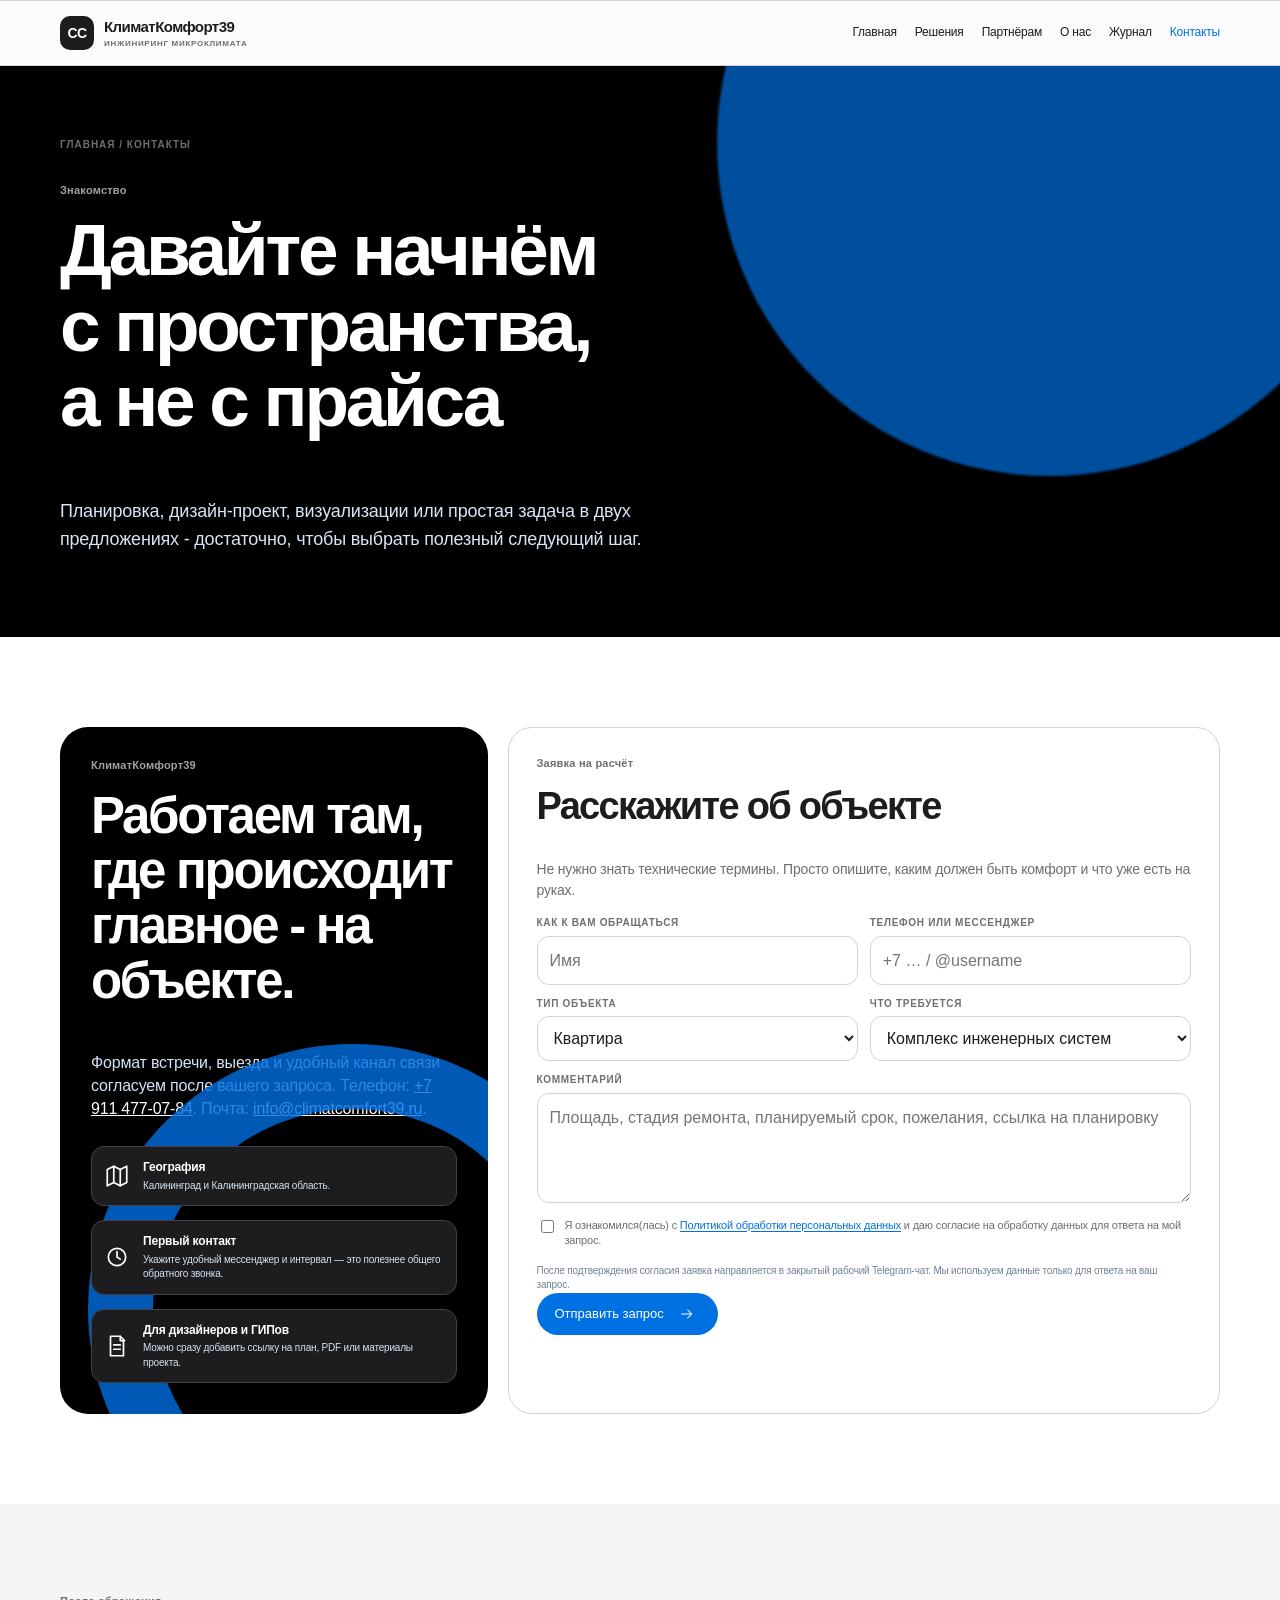
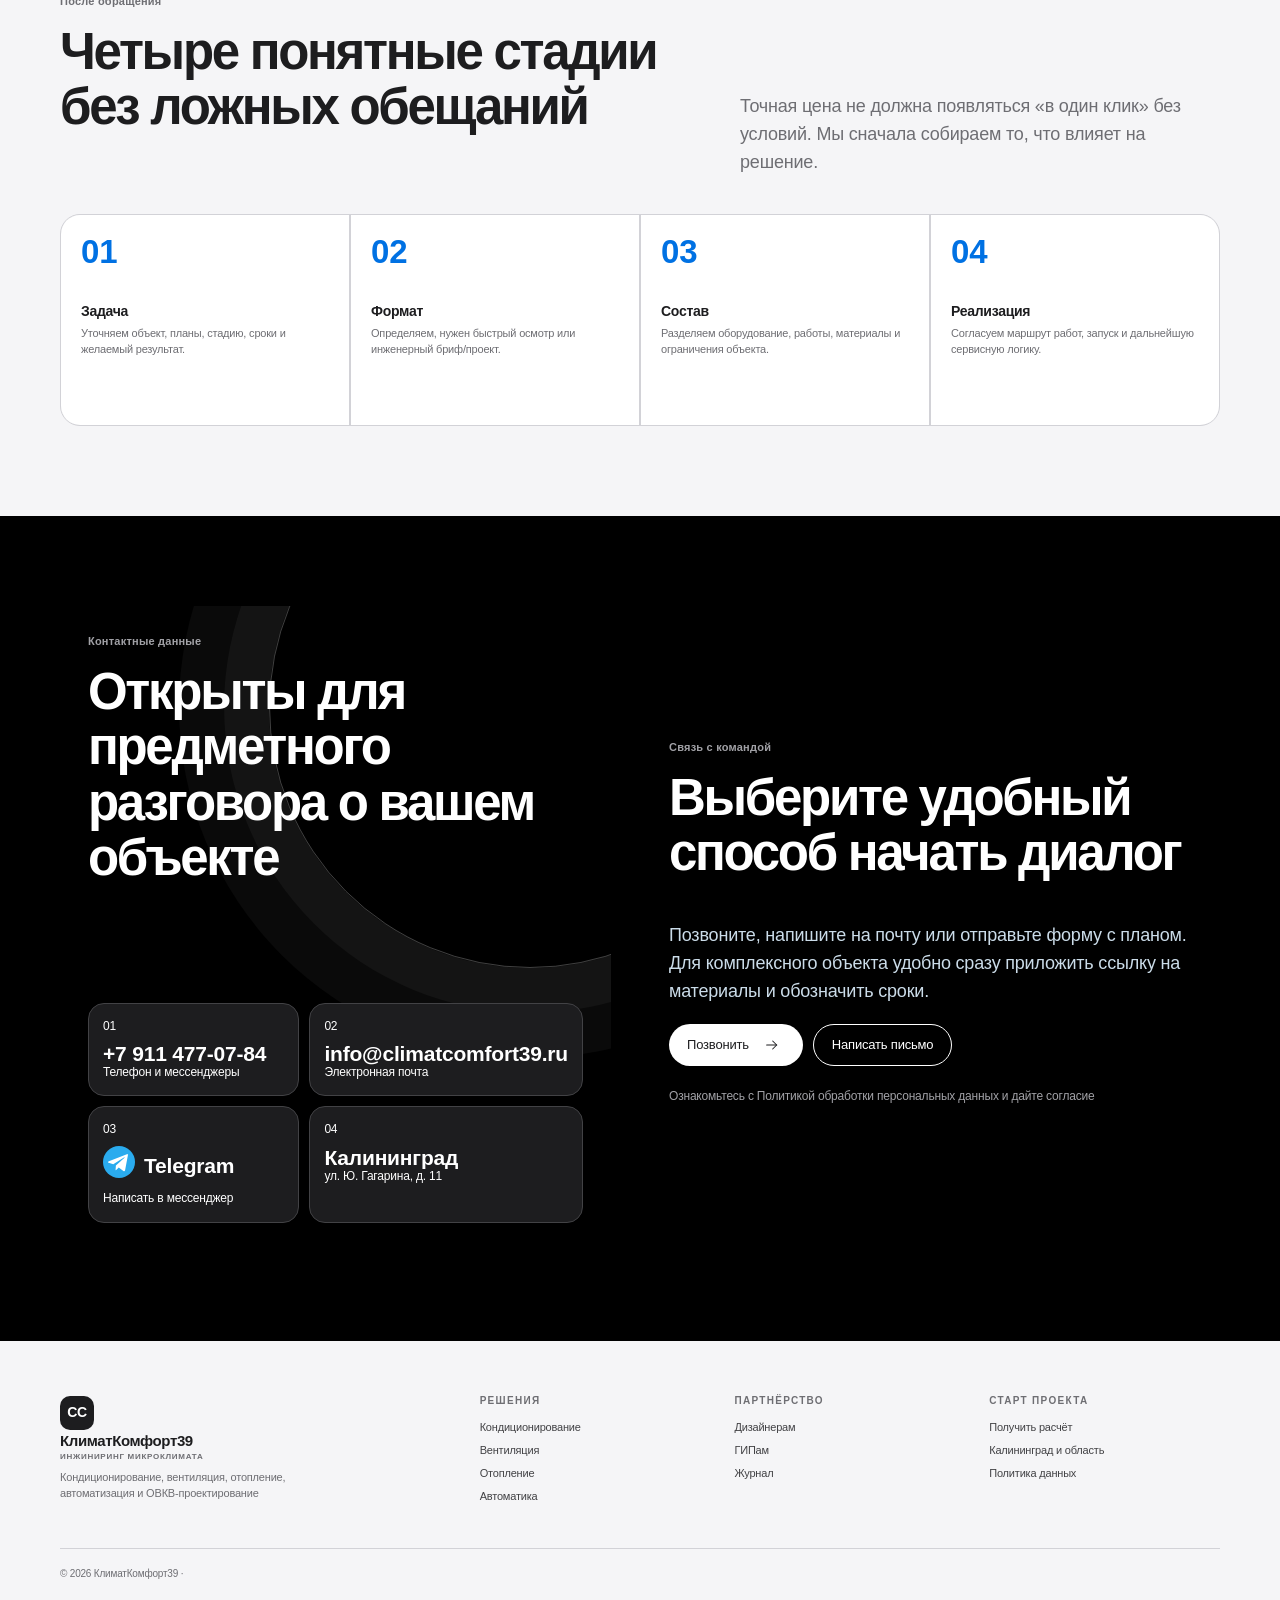
<file: contacts.html>
<!doctype html><html lang="ru" data-lead-delivery="telegram-worker"><head><meta charset="utf-8"><meta name="viewport" content="width=device-width,initial-scale=1"><meta name="description" content="Заявка на проектирование, монтаж и сервис инженерных систем в Калининграде и области."><meta name="theme-color" content="#000000"><title>Контакты | КлиматКомфорт39</title><style>
:root{--navy:#071d33;--blue:#1956d7;--cyan:#97e9ff;--pink:#ff7462;--lime:#d8ff67;--cream:#fff9ef;--paper:#f2f5f8;--ink:#102b43;--muted:#52677a;--line:rgba(16,43,67,.15);--white:#fff;--shadow:0 22px 62px rgba(7,29,51,.18);--serif:Georgia,"Times New Roman",serif;--sans:Arial,Helvetica,sans-serif}
*{box-sizing:border-box}html{scroll-behavior:smooth}body{margin:0;background:var(--paper);color:var(--ink);font-family:var(--sans);font-size:16px;line-height:1.45}img{max-width:100%;display:block}a{color:inherit;text-decoration:none}button,input,textarea,select{font:inherit}.wrap{width:min(1160px,calc(100% - 36px));margin:auto}.skip{position:absolute;left:-999px}.skip:focus{left:20px;top:20px;background:#fff;padding:10px;z-index:99}.topline{height:9px;background:linear-gradient(90deg,var(--pink),#faad53 24%,var(--lime) 48%,var(--cyan) 72%,#6f72ff)}
.header{background:rgba(255,249,239,.96);border-bottom:1px solid var(--line);position:sticky;top:0;z-index:30}.nav{min-height:76px;display:flex;align-items:center;justify-content:space-between;gap:22px}.logo{display:flex;align-items:center;gap:10px;font-weight:900;letter-spacing:-.06em}.logo-mark{display:grid;place-items:center;width:38px;height:38px;border-radius:10px;background:var(--navy);box-shadow:inset -8px -8px 0 var(--pink);color:var(--cream);font-family:var(--serif);font-size:18px}.logo-text{font-size:17px}.logo-text small{display:block;color:var(--blue);font-size:9px;letter-spacing:.15em;text-transform:uppercase}.menu{display:flex;align-items:center;gap:18px}.menu a{font-size:12px;font-weight:800;color:#2c4760}.menu a.active{color:var(--blue);text-decoration:underline 3px var(--pink);text-underline-offset:8px}.menu a:hover{color:var(--pink)}.menu-btn{display:none;border:1px solid var(--line);background:#fff;border-radius:9px;padding:8px 10px}.mobile-menu{display:none}
.btn{display:inline-flex;align-items:center;gap:10px;padding:14px 19px;border:0;border-radius:999px;background:var(--navy);color:#fff;font-size:13px;font-weight:800;line-height:1;box-shadow:0 7px 0 rgba(7,29,51,.12);transition:.18s transform,.18s box-shadow;cursor:pointer}.btn:hover{transform:translateY(-3px);box-shadow:0 11px 0 rgba(7,29,51,.1)}.btn.pink{background:var(--pink);color:#3e1c28}.btn.lime{background:var(--lime);color:#183126}.btn.white{background:#fff;color:var(--navy)}.btn.line{border:1px solid currentColor;background:transparent;box-shadow:none}.btn .ico{width:16px!important;height:16px!important}.ico{width:26px!important;height:26px!important;min-width:26px!important;max-width:26px!important;max-height:26px!important;display:inline-block!important;vertical-align:middle!important;fill:none;stroke:currentColor;stroke-width:1.8;stroke-linecap:round;stroke-linejoin:round}.eyebrow{display:flex;align-items:center;gap:9px;margin:0 0 14px;color:var(--blue);font-size:10px;font-weight:900;letter-spacing:.16em;text-transform:uppercase}.eyebrow:before{content:"";width:24px;height:3px;border-radius:2px;background:var(--pink)}.eyebrow.light{color:var(--cyan)}.eyebrow.light:before{background:var(--lime)}h1,h2,h3,p{margin-top:0}h1{font:400 clamp(40px,5.7vw,76px)/.96 var(--serif);letter-spacing:-.065em}h2{font:400 clamp(30px,4vw,51px)/1.02 var(--serif);letter-spacing:-.055em}h3{font:400 24px/1.08 var(--serif);letter-spacing:-.035em}.lead{font-size:18px;line-height:1.55;color:#4a6177}.hero{position:relative;overflow:hidden;background:var(--navy);color:#fff}.hero:after{content:"";position:absolute;inset:0;pointer-events:none;background-image:linear-gradient(rgba(255,255,255,.05) 1px,transparent 1px),linear-gradient(90deg,rgba(255,255,255,.05) 1px,transparent 1px);background-size:44px 44px;mask-image:linear-gradient(90deg,#000,transparent 80%)}.hero-inner{position:relative;z-index:1;display:grid;grid-template-columns:1.05fr .95fr;min-height:560px;align-items:center;gap:25px;padding:65px 0}.hero-copy{padding:26px 0}.hero .lead{max-width:590px;color:#d4e3f3}.hero .buttons{margin-top:28px}.buttons{display:flex;flex-wrap:wrap;gap:10px}.hero-art{position:relative;height:470px}.hero-photo{width:100%;height:100%;object-fit:cover;border-radius:26px;transform:rotate(3deg);box-shadow:var(--shadow)}.orb{position:absolute;border-radius:50%;filter:blur(.2px)}.orb.a{width:142px;height:142px;right:-32px;top:-26px;background:var(--lime);mix-blend-mode:screen}.orb.b{width:100px;height:100px;left:-32px;bottom:24px;background:var(--pink)}.floating-card{position:absolute;left:-30px;bottom:48px;max-width:250px;padding:17px;border-radius:15px;background:rgba(255,255,255,.95);color:var(--navy);box-shadow:var(--shadow);transform:rotate(-3deg)}.floating-card b{font-size:12px}.floating-card span{display:block;margin-top:5px;color:#5b7182;font-size:11px}.floating-card .chip{display:inline-block;margin-bottom:7px;padding:4px 8px;background:var(--lime);border-radius:99px;font-weight:900;font-size:9px;text-transform:uppercase}.hero-code{position:absolute;right:28px;bottom:20px;color:var(--lime);font:700 64px/.8 var(--serif);letter-spacing:-.08em}.hero--blue{background:linear-gradient(130deg,#0b2248 0%,#1b58d6 62%,#3e61e8)}.hero--pink{background:linear-gradient(130deg,#171e43,#7c3a81 52%,#ff7462)}.hero--cream{background:var(--cream);color:var(--navy)}.hero--cream .lead{color:#4a6177}.hero--cream:after{background-image:radial-gradient(circle at 85% 20%,rgba(255,116,98,.42),transparent 22%),radial-gradient(circle at 75% 80%,rgba(151,233,255,.75),transparent 20%)}
.statbar{position:relative;z-index:2;margin-top:-45px}.stats{display:grid;grid-template-columns:repeat(4,1fr);overflow:hidden;border-radius:18px;box-shadow:var(--shadow);background:#fff}.stat{padding:20px;border-right:1px solid var(--line)}.stat:last-child{border:0}.stat b{display:block;color:var(--blue);font:400 32px/.95 var(--serif);letter-spacing:-.05em}.stat span{display:block;margin-top:6px;color:#5e7081;font-size:11px;font-weight:700;line-height:1.35}.marquee{overflow:hidden;border-top:1px solid var(--line);border-bottom:1px solid var(--line);background:var(--lime);padding:11px 0;white-space:nowrap}.marquee span{display:inline-block;padding-right:44px;color:var(--navy);font-size:11px;font-weight:900;letter-spacing:.14em;text-transform:uppercase}.section{padding:90px 0}.section.tight{padding:58px 0}.section.dark{background:var(--navy);color:#fff}.section.blue{background:#dff7ff}.section.pink-bg{background:#ffd5cf}.section.lime-bg{background:var(--lime)}.section-head{display:flex;align-items:end;justify-content:space-between;gap:30px;margin-bottom:38px}.section-head .lead{max-width:480px;margin:0}.cards{display:grid;grid-template-columns:repeat(4,1fr);gap:14px}.card{min-height:330px;position:relative;overflow:hidden;border-radius:20px;padding:19px;background:#fff;box-shadow:0 4px 0 rgba(16,43,67,.08)}.card.art{color:#fff;background:var(--navy)}.card.art img{position:absolute;inset:0;width:100%;height:100%;object-fit:cover}.card.art:after{content:"";position:absolute;inset:0;background:linear-gradient(0deg,rgba(7,29,51,.95),rgba(7,29,51,.1) 70%)}.card-content{position:relative;z-index:1;display:flex;height:100%;flex-direction:column}.num{font:900 12px/1 var(--sans);letter-spacing:.14em;color:var(--pink)}.tag{display:inline-block;width:max-content;padding:6px 8px;border:1px solid rgba(255,255,255,.38);border-radius:999px;font-size:9px;font-weight:900;letter-spacing:.08em;text-transform:uppercase}.card h3{margin:15px 0 10px;font-size:27px}.card p{margin:0;color:#d3e4f0;font-size:12px;line-height:1.5}.card .more{margin-top:auto;color:var(--lime);font-size:11px;font-weight:900}.split{display:grid;grid-template-columns:1fr 1fr;gap:65px;align-items:center}.visual-stack{position:relative;min-height:510px}.visual-stack .big{position:absolute;inset:0 50px 0 0;width:calc(100% - 50px);height:100%;object-fit:cover;border-radius:28px;box-shadow:var(--shadow)}.visual-stack .mini{position:absolute;right:0;bottom:36px;width:46%;height:44%;object-fit:cover;border:8px solid var(--paper);border-radius:22px;box-shadow:var(--shadow)}.visual-stack .sticker{position:absolute;right:27px;top:25px;width:130px;height:130px;display:grid;place-items:center;border-radius:50%;background:var(--pink);color:#341d29;text-align:center;font:400 23px/1 var(--serif);transform:rotate(12deg)}.ticks{display:grid;gap:13px;padding:0;margin:28px 0;list-style:none}.ticks li{display:flex;gap:11px;align-items:start;color:#405a70;font-size:14px}.tick{width:21px!important;height:21px!important;min-width:21px!important;padding:3px;border-radius:6px;background:var(--lime);color:var(--navy)}.bento{display:grid;grid-template-columns:1.1fr .9fr .9fr;gap:14px}.bento-item{min-height:235px;border-radius:20px;padding:24px;background:#fff;box-shadow:0 4px 0 rgba(16,43,67,.08)}.bento-item.navy{background:var(--navy);color:#fff}.bento-item.pink{background:var(--pink);color:#3d2530}.bento-item.cyan{background:var(--cyan);color:var(--navy)}.bento-item .ico{width:39px!important;height:39px!important;max-width:39px!important;max-height:39px!important;color:var(--blue)}.bento-item.navy .ico{color:var(--lime)}.bento-item h3{margin:18px 0 8px}.bento-item p{color:inherit;opacity:.75;font-size:12px}.diagram{position:relative;min-height:370px;overflow:hidden;border-radius:24px;background:linear-gradient(135deg,var(--blue),#6e71ff);padding:28px;color:#fff}.diagram:before{content:"";position:absolute;width:520px;height:520px;right:-180px;top:-160px;border:1px solid rgba(255,255,255,.25);border-radius:50%;box-shadow:0 0 0 45px rgba(255,255,255,.04),0 0 0 90px rgba(255,255,255,.04)}.diagram-grid{position:relative;z-index:1;display:grid;grid-template-columns:1fr 1fr;gap:10px;margin-top:26px}.diagram-box{padding:14px;border-radius:13px;border:1px solid rgba(255,255,255,.25);background:rgba(7,29,51,.16);font-size:12px}.diagram-box b{display:block;margin-top:8px;font:400 21px/1 var(--serif)}.diagram .center{position:absolute;z-index:2;right:88px;bottom:55px;width:130px;height:130px;display:grid;place-items:center;border-radius:50%;background:var(--lime);color:var(--navy);text-align:center;font:400 20px/1.1 var(--serif);box-shadow:0 0 0 16px rgba(216,255,103,.15)}.partner-band{position:relative;overflow:hidden;border-radius:28px;padding:56px;background:var(--navy);color:#fff}.partner-band img{position:absolute;inset:0 0 0 44%;width:56%;height:100%;object-fit:cover}.partner-band:after{content:"";position:absolute;inset:0;background:linear-gradient(90deg,var(--navy) 20%,rgba(7,29,51,.82) 52%,rgba(7,29,51,.08))}.partner-band>*{position:relative;z-index:1}.partner-band .lead{color:#d4e5f5;max-width:590px}.equipment{display:grid;grid-template-columns:repeat(3,1fr);gap:14px}.equip{overflow:hidden;border-radius:20px;background:#fff;border:1px solid var(--line)}.equip img{width:100%;height:230px;object-fit:cover;background:#eef0ed}.equip-body{padding:18px}.equip-body h3{margin:10px 0 6px;font-size:22px}.equip-body p{margin:0;color:var(--muted);font-size:12px}.small-note{margin-top:14px;color:#667a8c;font-size:10px}.faq{display:grid;grid-template-columns:.7fr 1.3fr;gap:55px}.faq-list{display:grid;gap:10px}.faq-item{border-radius:13px;background:#fff;overflow:hidden;border:1px solid var(--line)}.faq-item summary{list-style:none;cursor:pointer;padding:17px 47px 17px 17px;font-size:13px;font-weight:900;position:relative}.faq-item summary:after{content:"+";position:absolute;right:17px;top:12px;color:var(--pink);font:400 25px var(--serif)}.faq-item[open] summary:after{content:"−"}.faq-item div{padding:0 17px 17px;color:#526a7e;font-size:12px;line-height:1.55}.cta{display:flex;align-items:center;justify-content:space-between;gap:25px;border-radius:25px;padding:40px;background:linear-gradient(120deg,var(--pink),#ffad56);color:#3a2430}.cta h2{max-width:680px;margin:0;font-size:40px}.cta p{max-width:640px;margin:12px 0 0;font-size:14px}.page-top{position:relative;overflow:hidden;padding:72px 0 65px;background:var(--navy);color:#fff}.page-top:after{content:"";position:absolute;right:-8vw;top:-20vw;width:52vw;height:52vw;border-radius:50%;background:var(--pink);opacity:.7;filter:blur(1px)}.page-top .wrap{position:relative;z-index:1}.crumb{margin-bottom:30px;font-size:10px;font-weight:900;letter-spacing:.1em;text-transform:uppercase;color:var(--cyan)}.page-top .lead{max-width:690px;color:#d7e5f4}.page-top.blue{background:linear-gradient(125deg,#093060,var(--blue))}.page-top.cream{background:var(--cream);color:var(--navy)}.page-top.cream .lead{color:#4a6177}.page-top.cream:after{background:var(--cyan);opacity:.85}.service-nav{display:flex;flex-wrap:wrap;gap:9px;margin-bottom:36px}.service-nav a{padding:9px 12px;border-radius:999px;background:#fff;border:1px solid var(--line);font-size:11px;font-weight:900}.service-nav a:hover{background:var(--lime)}.service-block{display:grid;grid-template-columns:.9fr 1.1fr;gap:20px;margin:32px 0;padding:22px;border-radius:24px;background:#fff;box-shadow:0 4px 0 rgba(16,43,67,.06)}.service-block.reverse{grid-template-columns:1.1fr .9fr}.service-block .photo{min-height:320px;width:100%;height:100%;object-fit:cover;border-radius:17px}.service-copy{padding:15px}.service-copy p{color:var(--muted);font-size:14px}.micro-grid{display:grid;grid-template-columns:1fr 1fr;gap:9px;margin-top:20px}.micro{padding:13px;border-radius:12px;background:var(--paper);font-size:11px;font-weight:700;color:#38546a}.micro .ico{display:block;margin-bottom:7px;color:var(--blue);width:22px!important;height:22px!important}.models{display:grid;grid-template-columns:1fr 1fr;gap:14px}.model{display:grid;grid-template-columns:.73fr 1.27fr;min-height:300px;overflow:hidden;border-radius:20px;background:#fff;box-shadow:0 4px 0 rgba(16,43,67,.07)}.model img{width:100%;height:100%;object-fit:cover}.model div{padding:21px}.model h3{margin:13px 0 8px}.model p{font-size:12px;color:var(--muted)}.pills{display:flex;flex-wrap:wrap;gap:6px;margin-top:15px}.pill{padding:5px 8px;border-radius:999px;background:var(--cyan);font-size:9px;font-weight:900}.price-grid{display:grid;grid-template-columns:repeat(3,1fr);gap:14px}.price{min-height:310px;padding:24px;border-radius:20px;background:#fff;box-shadow:0 4px 0 rgba(16,43,67,.08)}.price.featured{background:var(--navy);color:#fff;transform:translateY(-12px)}.price .amount{margin:24px 0 7px;color:var(--pink);font:400 32px/1 var(--serif)}.price.featured .amount{color:var(--lime)}.price p{font-size:12px;color:var(--muted)}.price.featured p{color:#d1e1ed}.price ul{padding-left:16px;font-size:11px;line-height:1.7}.video-card{overflow:hidden;border-radius:25px;background:var(--navy);box-shadow:var(--shadow)}.video-card video{display:block;width:100%;aspect-ratio:16/9}.video-poster{position:relative;aspect-ratio:16/9;overflow:hidden}.video-poster img{width:100%;height:100%;object-fit:cover}.video-poster:after{content:"";position:absolute;inset:0;background:linear-gradient(90deg,rgba(7,29,51,.78),rgba(7,29,51,.06))}.video-play{position:absolute;z-index:1;left:28px;bottom:28px;display:flex;align-items:center;gap:12px;color:#fff;font:400 28px/1 var(--serif)}.video-play .ico{width:48px!important;height:48px!important;max-width:48px!important;max-height:48px!important;padding:12px;border-radius:50%;background:var(--lime);color:var(--navy)}.video-caption{display:flex;justify-content:space-between;padding:13px 17px;color:#d5e4f0;font-size:11px}.timeline{display:grid;grid-template-columns:repeat(4,1fr);gap:2px;background:var(--line);border:1px solid var(--line);border-radius:20px;overflow:hidden}.step{min-height:210px;padding:20px;background:#fff}.step b{display:block;color:var(--pink);font:400 33px/1 var(--serif)}.step h3{margin:35px 0 7px;font:900 14px var(--sans);letter-spacing:-.02em}.step p{margin:0;color:var(--muted);font-size:11px}.form-zone{display:grid;grid-template-columns:.75fr 1.25fr;gap:20px}.form-card{padding:28px;border-radius:24px;background:#fff;box-shadow:var(--shadow)}.form-grid{display:grid;grid-template-columns:1fr 1fr;gap:12px}.field{display:grid;gap:5px}.field.wide{grid-column:1/-1}.field label{font-size:10px;font-weight:900;letter-spacing:.07em;text-transform:uppercase;color:#476177}.field input,.field textarea,.field select{width:100%;padding:12px;border:1px solid #cbd8e2;border-radius:10px;background:#f9fcff;color:var(--ink);outline:none}.field textarea{min-height:110px;resize:vertical}.form-note,.status{margin:14px 0 0;color:#718396;font-size:10px}.contact-art{min-height:420px;padding:31px;border-radius:24px;background:linear-gradient(135deg,#1b5ce5,#12336f);color:#fff;position:relative;overflow:hidden}.contact-art:after{content:"";position:absolute;width:400px;height:400px;right:-130px;bottom:-160px;border-radius:50%;border:65px solid var(--lime);opacity:.8}.contact-points{position:relative;z-index:1;display:grid;gap:14px;margin-top:26px}.contact-point{display:flex;align-items:center;gap:13px;padding:12px;border:1px solid rgba(255,255,255,.25);border-radius:13px;background:rgba(255,255,255,.08)}.contact-point .ico{color:var(--lime)}.contact-point b{display:block;font-size:12px}.contact-point span{display:block;margin-top:2px;font-size:10px;color:#d3e3f2}.articles{display:grid;grid-template-columns:1.25fr .75fr;gap:16px}.article-card{overflow:hidden;border-radius:22px;background:#fff;box-shadow:0 4px 0 rgba(16,43,67,.08)}.article-card img{width:100%;height:245px;object-fit:cover}.article-card .inside{padding:22px}.article-card .meta{font-size:10px;font-weight:900;letter-spacing:.1em;color:var(--blue);text-transform:uppercase}.article-card h2{margin:12px 0;font-size:32px}.article-card p{color:var(--muted);font-size:13px}.side-stack{display:grid;gap:16px}.mini-article{min-height:210px;border-radius:22px;padding:23px;background:var(--navy);color:#fff}.mini-article.pink{background:var(--pink);color:#392331}.mini-article h3{margin:18px 0 8px;font-size:25px}.mini-article p{font-size:12px;opacity:.75}.article{display:grid;grid-template-columns:1fr 285px;gap:58px;padding:75px 0;border-top:1px solid var(--line)}.prose h2{font-size:42px}.prose h3{margin:32px 0 10px;font:900 18px var(--sans);letter-spacing:-.02em}.prose p,.prose li{color:#405c72;font-size:14px;line-height:1.65}.prose li{margin-bottom:7px}.answer{margin:22px 0;padding:19px;border-left:5px solid var(--pink);border-radius:0 15px 15px 0;background:#fff0ed;color:#4a4552;font-size:14px;line-height:1.6}.answer b{color:var(--navy)}.aside{height:max-content;position:sticky;top:100px;padding:20px;border-radius:18px;background:#fff}.aside b{display:block;margin-bottom:8px;font-size:12px}.aside a{display:block;padding:9px 0;border-bottom:1px solid var(--line);color:#45637a;font-size:11px}.legal{max-width:800px}.legal h2{margin:34px 0 12px;font-size:33px}.legal p,.legal li{color:#486077;font-size:14px}.footer{padding:48px 0 20px;background:var(--navy);color:#d5e4f2}.footgrid{display:grid;grid-template-columns:1.2fr repeat(3,.7fr);gap:24px;padding-bottom:35px}.footer .logo{color:#fff}.footer .logo-mark{background:#fff;color:var(--navy);box-shadow:inset -8px -8px 0 var(--lime)}.footer h4{margin:5px 0 12px;color:var(--lime);font-size:10px;letter-spacing:.13em;text-transform:uppercase}.footer a{display:block;margin:7px 0;color:#c6d8e9;font-size:11px}.footer p{max-width:270px;color:#b6c8d8;font-size:11px}.footline{display:flex;justify-content:space-between;gap:20px;padding-top:18px;border-top:1px solid rgba(255,255,255,.15);font-size:10px;color:#91a7ba}
@media(max-width:860px){.menu{display:none}.menu-btn{display:block}.mobile-menu{display:none;padding:10px 0 15px}.mobile-menu.open{display:grid;gap:7px}.mobile-menu a{padding:11px;border-radius:9px;background:#fff;font-size:12px;font-weight:800}.hero-inner,.split,.faq,.form-zone,.article{grid-template-columns:1fr}.hero-inner{padding:44px 0;min-height:auto}.hero-art{height:360px}.hero-copy{padding:0}.statbar{margin-top:0}.stats{grid-template-columns:1fr 1fr;border-radius:0}.stat:nth-child(2){border-right:0}.stat:nth-child(-n+2){border-bottom:1px solid var(--line)}.section{padding:65px 0}.section-head{display:block}.section-head .lead{margin-top:16px}.cards,.equipment,.bento,.price-grid{grid-template-columns:1fr 1fr}.card{min-height:290px}.visual-stack{min-height:380px}.partner-band{padding:35px}.partner-band img{opacity:.35;inset:0;width:100%}.timeline{grid-template-columns:1fr 1fr}.models{grid-template-columns:1fr}.article{gap:28px}.aside{position:static}.footgrid{grid-template-columns:1fr 1fr}.footer .intro{grid-column:span 2}}
@media(max-width:540px){body{font-size:15px}.wrap{width:min(100% - 26px,1160px)}.nav{min-height:66px}.logo-text{font-size:15px}.hero-art{height:290px}.hero h1{font-size:43px}.hero-code{font-size:48px}.floating-card{left:8px;bottom:15px}.cards,.equipment,.bento,.price-grid{grid-template-columns:1fr}.card{min-height:310px}.split{gap:34px}.visual-stack{min-height:300px}.visual-stack .big{inset:0 25px 0 0;width:calc(100% - 25px)}.visual-stack .mini{border-width:5px}.visual-stack .sticker{width:95px;height:95px;right:8px;font-size:17px}.faq{gap:30px}.cta{display:block;padding:28px}.cta h2{font-size:32px}.cta .btn{margin-top:18px}.service-block,.service-block.reverse{grid-template-columns:1fr;padding:12px}.service-block .photo{min-height:235px}.micro-grid{grid-template-columns:1fr 1fr}.model{grid-template-columns:.75fr 1.25fr}.model h3{font-size:21px}.model div{padding:15px}.timeline{grid-template-columns:1fr}.step{min-height:170px}.form-grid{grid-template-columns:1fr}.field.wide{grid-column:auto}.articles{grid-template-columns:1fr}.article-card h2{font-size:28px}.footgrid{grid-template-columns:1fr 1fr}.footline{display:block}.footline span{display:block;margin:5px 0}}

:root{--navy:#000;--blue:#0071e3;--cyan:#e8f4ff;--pink:#0071e3;--lime:#fff;--cream:#fbfbfd;--paper:#fff;--ink:#1d1d1f;--muted:#6e6e73;--line:rgba(29,29,31,.16);--white:#fff;--shadow:0 8px 28px rgba(0,0,0,.10);--serif:-apple-system,BlinkMacSystemFont,"SF Pro Display","Helvetica Neue",Arial,sans-serif;--sans:-apple-system,BlinkMacSystemFont,"SF Pro Text","Helvetica Neue",Arial,sans-serif}
body{background:#fff;color:#1d1d1f;font-family:var(--sans);letter-spacing:-.012em}.topline{height:1px;background:#d2d2d7}.header{background:rgba(251,251,253,.92);border-color:#d2d2d7;backdrop-filter:saturate(180%) blur(18px)}.nav{min-height:64px}.logo{letter-spacing:-.035em}.logo-mark{width:34px;height:34px;border-radius:10px;background:#1d1d1f;box-shadow:none;color:#fff;font-family:var(--sans);font-weight:700;font-size:14px}.logo-text{font-size:15px}.logo-text small{color:#6e6e73;font-size:8px;letter-spacing:.09em}.menu a{color:#1d1d1f;font-size:12px;font-weight:500}.menu a.active{color:#0071e3;text-decoration:none}.menu a:hover{color:#0071e3}.menu-btn{border-color:#d2d2d7;background:#fff;color:#1d1d1f}.eyebrow{gap:0;color:#6e6e73;font-size:11px;font-weight:600;letter-spacing:.02em;text-transform:none}.eyebrow:before{display:none}.eyebrow.light{color:#a1a1a6}.eyebrow.light:before{display:none}h1,h2,h3{font-family:var(--sans);font-weight:600;letter-spacing:-.045em}h1{line-height:1.03}h2{line-height:1.08}h3{font-weight:600}.lead{color:#6e6e73}.btn{border-radius:980px;background:#0071e3;color:#fff;box-shadow:none;font-weight:500;padding:13px 18px}.btn:hover{transform:none;box-shadow:none;background:#0077ed}.btn.pink{background:#0071e3;color:#fff}.btn.lime{background:#fff;color:#1d1d1f}.btn.white{background:#fff;color:#1d1d1f}.btn.line{border-color:#0071e3;color:#0071e3}.ico{stroke-width:1.55}.hero,.hero--blue,.hero--pink{background:#000}.hero:after{opacity:.42}.hero .lead{color:#a1a1a6}.hero-inner{min-height:580px}.hero-photo{border-radius:30px;transform:none;box-shadow:none}.orb.a{background:#c7e5ff;mix-blend-mode:normal;opacity:.75}.orb.b{background:#0071e3}.floating-card{border-radius:18px;box-shadow:0 12px 35px rgba(0,0,0,.25);transform:none}.floating-card .chip{background:#e8f4ff;color:#0071e3}.hero-code{color:#f5f5f7}.stats{box-shadow:none;border:1px solid #d2d2d7;border-radius:20px}.stat{padding:23px;background:#fff}.stat b{color:#1d1d1f;font-family:var(--sans);font-size:27px;font-weight:600}.stat span{color:#6e6e73}.marquee{background:#f5f5f7;border-color:#d2d2d7}.marquee span{color:#1d1d1f;font-weight:600;letter-spacing:.06em}.section{background:#fff}.section.dark{background:#000}.section.blue,.section.pink-bg,.section.lime-bg{background:#f5f5f7}.cards{gap:16px}.card{border-radius:20px;box-shadow:none;background:#f5f5f7}.card.art{background:#000}.card.art:after{background:linear-gradient(0deg,rgba(0,0,0,.86),rgba(0,0,0,.04) 72%)}.num{color:#0071e3;font-weight:600}.card .more{color:#fff}.split{gap:58px}.visual-stack .big,.visual-stack .mini{border-radius:28px;box-shadow:none}.visual-stack .mini{border-color:#fff}.visual-stack .sticker{background:#fff;color:#1d1d1f;box-shadow:0 5px 18px rgba(0,0,0,.12);transform:none;font-family:var(--sans);font-weight:600;font-size:17px}.ticks li{color:#424245}.tick{background:#e8f4ff;color:#0071e3;border-radius:50%}.bento{gap:16px}.bento-item{border-radius:20px;background:#f5f5f7;box-shadow:none}.bento-item.navy{background:#000}.bento-item.pink,.bento-item.cyan{background:#f5f5f7;color:#1d1d1f}.bento-item .ico{color:#0071e3}.bento-item.navy .ico{color:#fff}.diagram{background:#000;border-radius:28px}.diagram .center{top:26px;right:38px;bottom:auto;width:108px;height:108px;background:#fff;color:#1d1d1f;box-shadow:none;font-family:var(--sans);font-weight:600;font-size:16px}.diagram-grid{margin-top:118px}.diagram-box{background:#1d1d1f;border-color:#424245;border-radius:16px}.diagram-box b{font-family:var(--sans);font-weight:600}.partner-band{background:#000;border-radius:28px}.partner-band:after{background:linear-gradient(90deg,#000 18%,rgba(0,0,0,.8) 52%,rgba(0,0,0,.08))}.equipment{gap:16px}.equip{border:0;border-radius:20px;background:#f5f5f7}.equip-body h3{font-family:var(--sans);font-weight:600}.small-note{color:#6e6e73}.faq-item{border-color:#d2d2d7;border-radius:18px}.faq-item summary{font-weight:600}.faq-item summary:after{color:#0071e3}.faq-item div{color:#6e6e73}.cta{border-radius:28px;background:#0071e3;color:#fff}.cta .eyebrow{color:#dbeeff}.cta .eyebrow:before{display:none}.cta p{color:#e8f4ff}.page-top{background:#000}.page-top.blue{background:#000}.page-top.cream{background:#fbfbfd}.page-top.cream:after{background:#e8f4ff}.crumb{color:#6e6e73}.service-nav a{border-color:#d2d2d7;border-radius:980px;font-weight:500}.service-nav a:hover{background:#e8f4ff}.service-block{border-radius:24px;background:#f5f5f7;box-shadow:none}.service-block .photo{border-radius:18px}.service-copy p{color:#6e6e73}.micro{border-radius:14px;background:#fff;color:#424245}.micro .ico{color:#0071e3}.models{gap:16px}.model{border-radius:20px;background:#f5f5f7;box-shadow:none}.model img{object-fit:contain;background:#fff}.pill{background:#e8f4ff;color:#0066cc}.price{border-radius:20px;background:#f5f5f7;box-shadow:none}.price.featured{background:#000;transform:none}.price .amount{color:#0071e3;font-family:var(--sans);font-weight:600}.price.featured .amount{color:#fff}.video-card{border-radius:28px;box-shadow:none;background:#000}.video-play .ico{background:#fff;color:#0071e3}.timeline{border-color:#d2d2d7;background:#d2d2d7;border-radius:20px}.step{background:#fff}.step b{color:#0071e3;font-family:var(--sans);font-weight:600}.form-card{border-radius:24px;box-shadow:none;border:1px solid #d2d2d7}.field label{color:#6e6e73}.field input,.field textarea,.field select{border-color:#d2d2d7;background:#fff;border-radius:12px}.contact-art{background:#000;border-radius:28px}.contact-art:after{border-color:#0071e3}.contact-point{border-color:#424245;background:#1d1d1f}.contact-point .ico{color:#fff}.article-card{border-radius:22px;background:#f5f5f7;box-shadow:none}.mini-article{border-radius:22px;background:#000}.mini-article.pink{background:#f5f5f7;color:#1d1d1f}.answer{border-color:#0071e3;background:#f5f5f7;color:#424245}.answer b{color:#1d1d1f}.aside{border-radius:18px;background:#f5f5f7}.footer{background:#f5f5f7;color:#424245}.footer .logo{color:#1d1d1f}.footer .logo-mark{background:#1d1d1f;color:#fff;box-shadow:none}.footer h4{color:#6e6e73}.footer a{color:#424245}.footer p{color:#6e6e73}.footline{border-color:#d2d2d7;color:#6e6e73}.consent{display:flex;align-items:flex-start;gap:8px;margin:15px 0;color:#6e6e73;font-size:11px;line-height:1.4}.consent input{margin-top:2px;accent-color:#0071e3}.consent a{color:#0071e3;text-decoration:underline;text-underline-offset:2px}.modal-overlay{position:fixed;inset:0;z-index:999;display:none;place-items:center;padding:20px;background:rgba(0,0,0,.46);backdrop-filter:blur(7px)}.modal-overlay.open{display:grid}.consent-modal{width:min(560px,100%);padding:30px;border-radius:24px;background:#fff;box-shadow:0 18px 60px rgba(0,0,0,.35)}.consent-modal h3{font-size:27px;margin-bottom:12px}.consent-modal p{color:#6e6e73;font-size:13px;line-height:1.55}.consent-modal .buttons{margin-top:18px}
</style></head><body><div class="topline"></div><a class="skip" href="#content">К содержанию</a><header class="header"><div class="wrap nav"><a class="logo" href="index.html" aria-label="КлиматКомфорт39, главная"><span class="logo-mark">CC</span><span class="logo-text">КлиматКомфорт39<small>инжиниринг микроклимата</small></span></a><nav class="menu" aria-label="Основное меню"><a class="" href="index.html">Главная</a><a class="" href="services.html">Решения</a><a class="" href="partners.html">Партнёрам</a><a class="" href="about.html">О нас</a><a class="" href="journal.html">Журнал</a><a class="active" href="contacts.html">Контакты</a></nav><button class="menu-btn" type="button" onclick="document.querySelector('.mobile-menu').classList.toggle('open')">Меню</button></div><nav class="wrap mobile-menu" aria-label="Мобильное меню"><a href="index.html">Главная</a><a href="services.html">Решения</a><a href="partners.html">Партнёрам</a><a href="about.html">О нас</a><a href="journal.html">Журнал</a><a href="contacts.html">Контакты</a></nav></header><main id="content"><section class="page-top blue"><div class="wrap"><p class="crumb">Главная / Контакты</p><p class="eyebrow light">Знакомство</p><h1>Давайте начнём<br>с пространства,<br>а не с прайса</h1><p class="lead">Планировка, дизайн-проект, визуализации или простая задача в двух предложениях - достаточно, чтобы выбрать полезный следующий шаг.</p></div></section><section class="section"><div class="wrap form-zone"><div class="contact-art"><p class="eyebrow light">КлиматКомфорт39</p><h2>Работаем там, где происходит главное - на объекте.</h2><p style="max-width:350px;color:#d3e2f3">Формат встречи, выезда и удобный канал связи согласуем после вашего запроса. Телефон: <a style="color:#fff;text-decoration:underline" href="tel:+79114770784">+7 911 477‑07‑84</a>. Почта: <a style="color:#fff;text-decoration:underline" href="mailto:info@climatcomfort39.ru">info@climatcomfort39.ru</a>.</p><div class="contact-points"><div class="contact-point"><svg class="ico" viewBox="0 0 24 24" aria-hidden="true"><path d="m3 6 6-3 6 3 6-3v15l-6 3-6-3-6 3V6Z"/><path d="M9 3v15M15 6v15"/></svg><div><b>География</b><span>Калининград и Калининградская область.</span></div></div><div class="contact-point"><svg class="ico" viewBox="0 0 24 24" aria-hidden="true"><circle cx="12" cy="12" r="8"/><path d="M12 7v5l3 2"/></svg><div><b>Первый контакт</b><span>Укажите удобный мессенджер и интервал — это полезнее общего обратного звонка.</span></div></div><div class="contact-point"><svg class="ico" viewBox="0 0 24 24" aria-hidden="true"><path d="M6 3h9l3 3v15H6V3Z"/><path d="M15 3v4h4M9 11h6M9 15h6"/></svg><div><b>Для дизайнеров и ГИПов</b><span>Можно сразу добавить ссылку на план, PDF или материалы проекта.</span></div></div></div></div><div class="form-card"><p class="eyebrow">Заявка на расчёт</p><h2 style="font-size:38px">Расскажите об объекте</h2><p class="lead" style="font-size:14px">Не нужно знать технические термины. Просто опишите, каким должен быть комфорт и что уже есть на руках.</p><form data-lead-form data-lead-source="website-contact"><div class="form-grid"><div class="field"><label>Как к вам обращаться</label><input name="name" required placeholder="Имя"></div><div class="field"><label>Телефон или мессенджер</label><input name="contact" required placeholder="+7 … / @username"></div><div class="field"><label>Тип объекта</label><select name="object_type"><option>Квартира</option><option>Частный дом</option><option>Коммерческий объект</option><option>Дизайнерский проект</option><option>Проектная организация</option></select></div><div class="field"><label>Что требуется</label><select name="service"><option>Комплекс инженерных систем</option><option>Кондиционирование</option><option>Вентиляция</option><option>Отопление / тёплый пол</option><option>ОВКВ-проектирование</option><option>Сервис</option></select></div><div class="field wide"><label>Комментарий</label><textarea name="message" placeholder="Площадь, стадия ремонта, планируемый срок, пожелания, ссылка на планировку"></textarea></div></div><label class="consent"><input type="checkbox" data-consent><span>Я ознакомился(лась) с <a href="privacy.html" target="_blank">Политикой обработки персональных данных</a> и даю согласие на обработку данных для ответа на мой запрос.</span></label><p class="form-note">После подтверждения согласия заявка направляется в закрытый рабочий Telegram-чат. Мы используем данные только для ответа на ваш запрос.</p><button class="btn pink" type="submit">Отправить запрос <svg class="ico" viewBox="0 0 24 24" aria-hidden="true"><path d="M4 12h15"/><path d="m13 6 6 6-6 6"/></svg></button><p class="status"></p></form></div></div></section><section class="section pink-bg"><div class="wrap"><div class="section-head"><div><p class="eyebrow">После обращения</p><h2>Четыре понятные стадии без ложных обещаний</h2></div><p class="lead">Точная цена не должна появляться «в один клик» без условий. Мы сначала собираем то, что влияет на решение.</p></div><div class="timeline"><div class="step"><b>01</b><h3>Задача</h3><p>Уточняем объект, планы, стадию, сроки и желаемый результат.</p></div><div class="step"><b>02</b><h3>Формат</h3><p>Определяем, нужен быстрый осмотр или инженерный бриф/проект.</p></div><div class="step"><b>03</b><h3>Состав</h3><p>Разделяем оборудование, работы, материалы и ограничения объекта.</p></div><div class="step"><b>04</b><h3>Реализация</h3><p>Согласуем маршрут работ, запуск и дальнейшую сервисную логику.</p></div></div></div></section><section class="section dark"><div class="wrap split"><div class="diagram"><p class="eyebrow light">Контактные данные</p><h2>Открыты для предметного разговора о вашем объекте</h2><div class="diagram-grid"><div class="diagram-box">01<b><a href="tel:+79114770784" style="color:inherit">+7 911 477‑07‑84</a></b>Телефон и мессенджеры</div><div class="diagram-box">02<b><a href="mailto:info@climatcomfort39.ru" style="color:inherit">info@climatcomfort39.ru</a></b>Электронная почта</div><div class="diagram-box">03</br><a href="tel:+79114770784" aria-label="Telegram: +7 911 477-07-84" title="Telegram: +7 911 477-07-84" style="display:inline-flex;align-items:center;gap:9px;margin-top:7px;color:inherit;text-decoration:none"><svg aria-hidden="true" viewBox="0 0 24 24" width="32" height="32" style="display:block;flex:0 0 32px"><circle cx="12" cy="12" r="12" fill="#2AABEE"></circle><path d="M18.85 5.95 16.57 18.1c-.17.86-.63 1.07-1.27.67l-3.5-2.58-1.69 1.63c-.19.19-.34.34-.7.34l.25-3.55 6.47-5.85c.28-.25-.06-.39-.44-.14l-8 5.04-3.45-1.08c-.75-.23-.77-.75.16-1.11L17.9 6.26c.63-.23 1.18.14.95-.31Z" fill="#fff"></path></svg><b style="font-family:var(--sans);font-weight:600">Telegram</b></a><span style="display:block;margin-top:7px">Написать в мессенджер</span></div><div class="diagram-box">04<b>Калининград</b>ул. Ю. Гагарина, д. 11</div></div></div><div><p class="eyebrow light">Связь с командой</p><h2>Выберите удобный способ начать диалог</h2><p class="lead" style="color:#cbdce9">Позвоните, напишите на почту или отправьте форму с планом. Для комплексного объекта удобно сразу приложить ссылку на материалы и обозначить сроки.</p><div class="buttons"><a class="btn lime" href="tel:+79114770784">Позвонить <svg class="ico" viewBox="0 0 24 24" aria-hidden="true"><path d="M4 12h15"/><path d="m13 6 6 6-6 6"/></svg></a><a class="btn line" style="color:#fff;border-color:#fff" href="mailto:info@climatcomfort39.ru">Написать письмо</a></div><p style="margin-top:22px;color:#a1a1a6;font-size:12px">Ознакомьтесь с Политикой обработки персональных данных и дайте согласие </p></div></div></section></main><footer class="footer"><div class="wrap"><div class="footgrid"><div class="intro"><a class="logo" href="index.html" aria-label="КлиматКомфорт39, главная"><span class="logo-mark">CC</span><span class="logo-text">КлиматКомфорт39<small>инжиниринг микроклимата</small></span></a><p>Кондиционирование, вентиляция, отопление, автоматизация и ОВКВ-проектирование</p></div><div><h4>Решения</h4><a href="services.html#air">Кондиционирование</a><a href="services.html#vent">Вентиляция</a><a href="services.html#heat">Отопление</a><a href="services.html#auto">Автоматика</a></div><div><h4>Партнёрство</h4><a href="partners.html">Дизайнерам</a><a href="partners.html#org">ГИПам</a><a href="journal.html">Журнал</a></div><div><h4>Старт проекта</h4><a href="contacts.html">Получить расчёт</a><a href="contacts.html">Калининград и область</a><a href="privacy.html">Политика данных</a></div></div><div class="footline"><span>© 2026 КлиматКомфорт39 ·  </span></div></div></footer><div class="modal-overlay" id="consent-modal" role="dialog" aria-modal="true" aria-labelledby="consent-title"><div class="consent-modal"><p class="eyebrow">Персональные данные</p><h3 id="consent-title">Подтверждение согласия</h3><p id="consent-copy">Перед отправкой запроса необходимо подтвердить согласие на обработку персональных данных.</p><div class="buttons"><button class="btn" id="consent-confirm" type="button">Подписать и отправить</button><button class="btn line" id="consent-cancel" type="button">Отмена</button></div></div></div><script>
window.CLIMATCOMFORT_CONFIG = {
  mode: 'telegram',
  telegram: {
    enabled: true,
    endpoint: 'https://climatcomfort39-telegram-leads.miheev-yu.workers.dev',
    defaultSource: 'climatcomfort39.ru'
  }
};
(function () {
  const modal = document.getElementById('consent-modal');
  const copy = document.getElementById('consent-copy');
  const confirm = document.getElementById('consent-confirm');
  const cancel = document.getElementById('consent-cancel');
  let pendingForm = null;

  function openModal(text, form, needsCheck) {
    pendingForm = form || null;
    copy.textContent = text;
    confirm.textContent = needsCheck ? 'Вернуться к согласию' : 'Подписать и отправить';
    confirm.dataset.needsCheck = needsCheck ? '1' : '0';
    modal.classList.add('open');
    confirm.focus();
  }
  function closeModal() { modal.classList.remove('open'); pendingForm = null; }
  function completeSubmission(form) {
    const status = form.querySelector('.status');
    const config = window.CLIMATCOMFORT_CONFIG;
    const telegram = config.telegram || {};
    const formSource = form.dataset.leadSource || window.location.pathname;
    const payload = {
      title: formSource,
      source: `${telegram.defaultSource || 'climatcomfort39.ru'} / ${formSource}`,
      fields: Object.fromEntries(new FormData(form).entries()),
      consent: { accepted: true, policy: 'privacy.html', acceptedAt: new Date().toISOString() }
    };

    if (config.mode === 'telegram' && telegram.enabled && telegram.endpoint) {
      status.textContent = 'Отправляем заявку…';
      fetch(telegram.endpoint, {
        method: 'POST',
        headers: { 'Content-Type': 'application/json' },
        body: JSON.stringify(payload)
      })
        .then(async response => {
          const result = await response.json().catch(() => ({}));
          if (!response.ok || result.ok !== true) throw new Error(result.error || 'telegram_request_failed');
          return result;
        })
        .then(() => {
          status.textContent = 'Согласие подтверждено. Заявка отправлена. Мы свяжемся с вами в указанном канале связи.';
          form.reset();
        })
        .catch(() => {
          status.textContent = 'Не удалось отправить заявку. Пожалуйста, позвоните по номеру +7 911 477-07-84 или напишите на info@climatcomfort39.ru.';
        });
    } else {
      status.textContent = 'Приём заявок временно недоступен. Пожалуйста, позвоните по номеру +7 911 477-07-84.';
    }
  }

  document.querySelectorAll('form[data-lead-form]').forEach(form => {
    form.addEventListener('submit', event => {
      event.preventDefault();
      const consent = form.querySelector('[data-consent]');
      if (!consent || !consent.checked) {
        openModal('Для подписания соглашения отметьте согласие на обработку персональных данных в форме. Без него запрос не будет отправлен.', form, true);
        return;
      }
      openModal('Нажимая «Подписать и отправить», вы подтверждаете согласие на обработку указанных персональных данных для ответа на запрос и подготовки предложения. Полный текст размещён в Политике обработки персональных данных.', form, false);
    });
  });
  confirm.addEventListener('click', () => {
    if (!pendingForm) return closeModal();
    if (confirm.dataset.needsCheck === '1') {
      const form = pendingForm;
      closeModal();
      form.querySelector('[data-consent]')?.focus();
      return;
    }
    const form = pendingForm;
    closeModal();
    completeSubmission(form);
  });
  cancel.addEventListener('click', closeModal);
  modal.addEventListener('click', event => { if (event.target === modal) closeModal(); });
  document.addEventListener('keydown', event => { if (event.key === 'Escape') closeModal(); });
})();
</script></body></html>
</file>
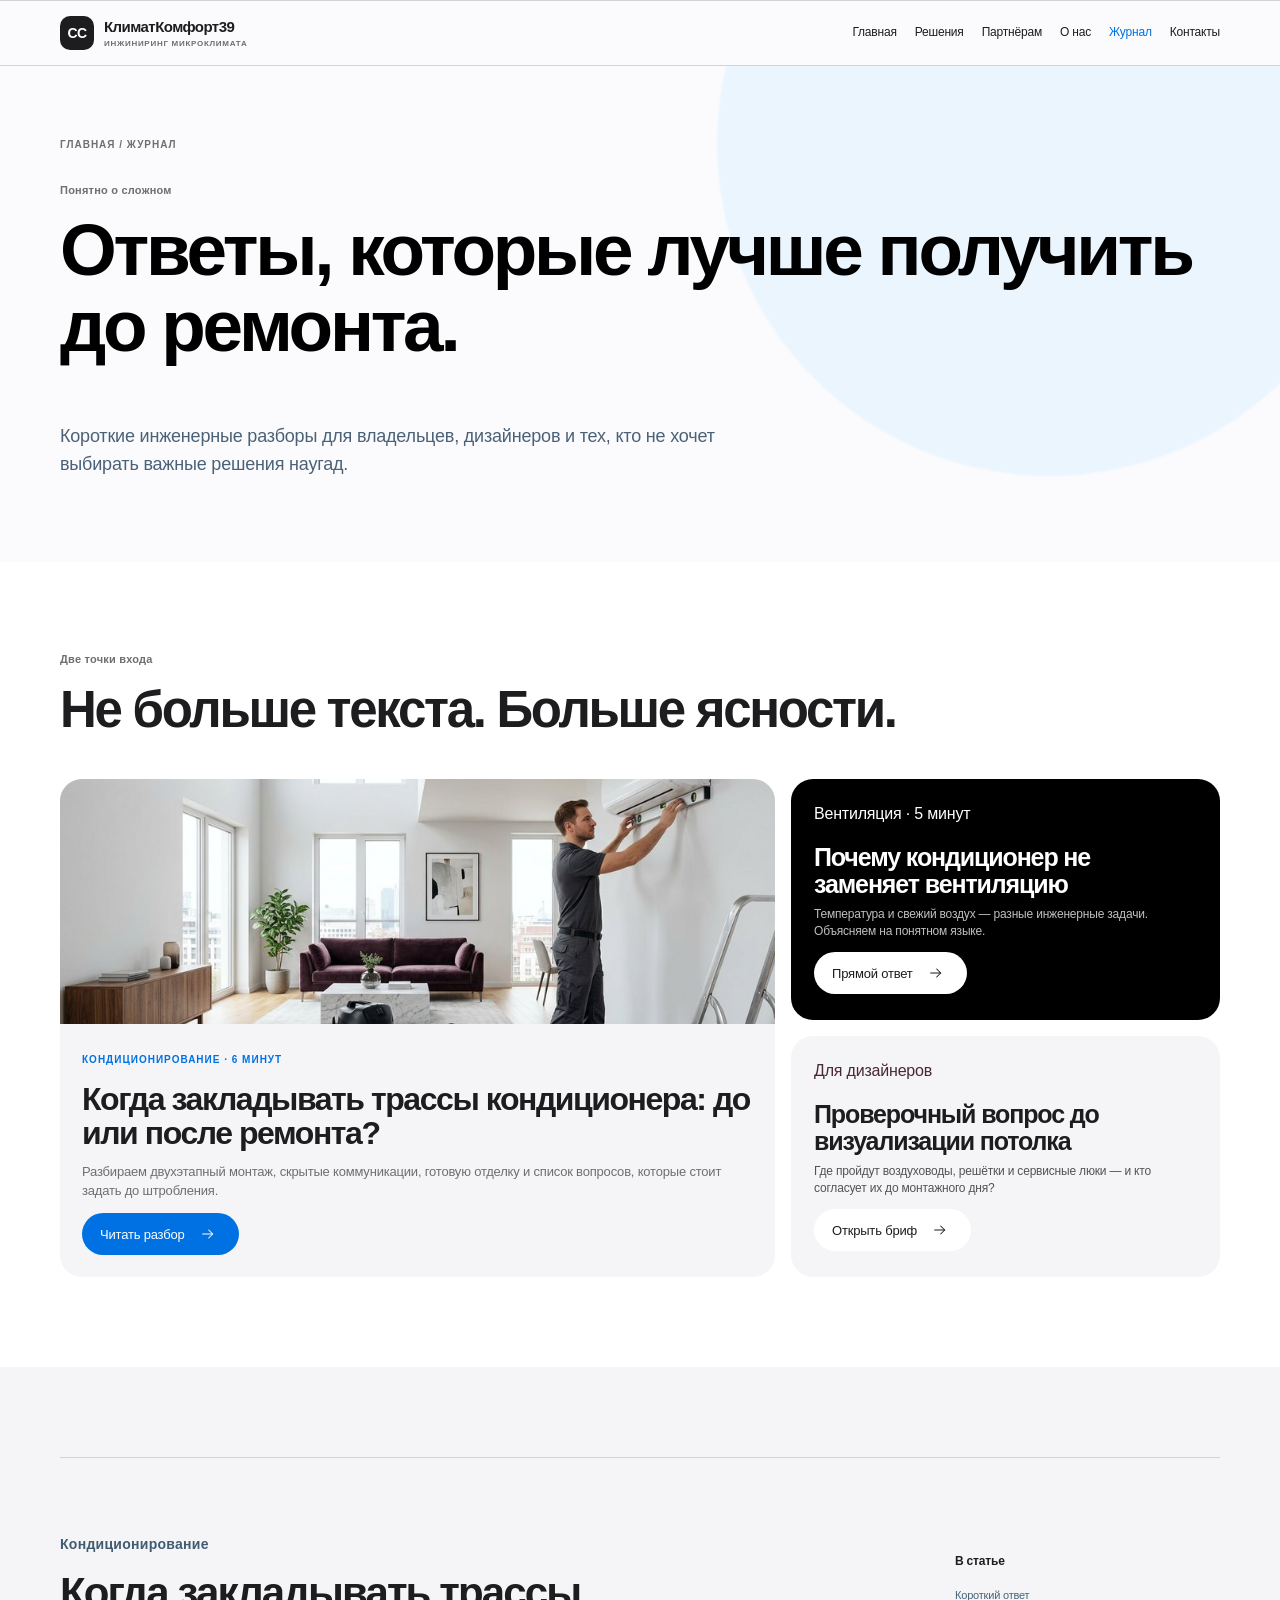
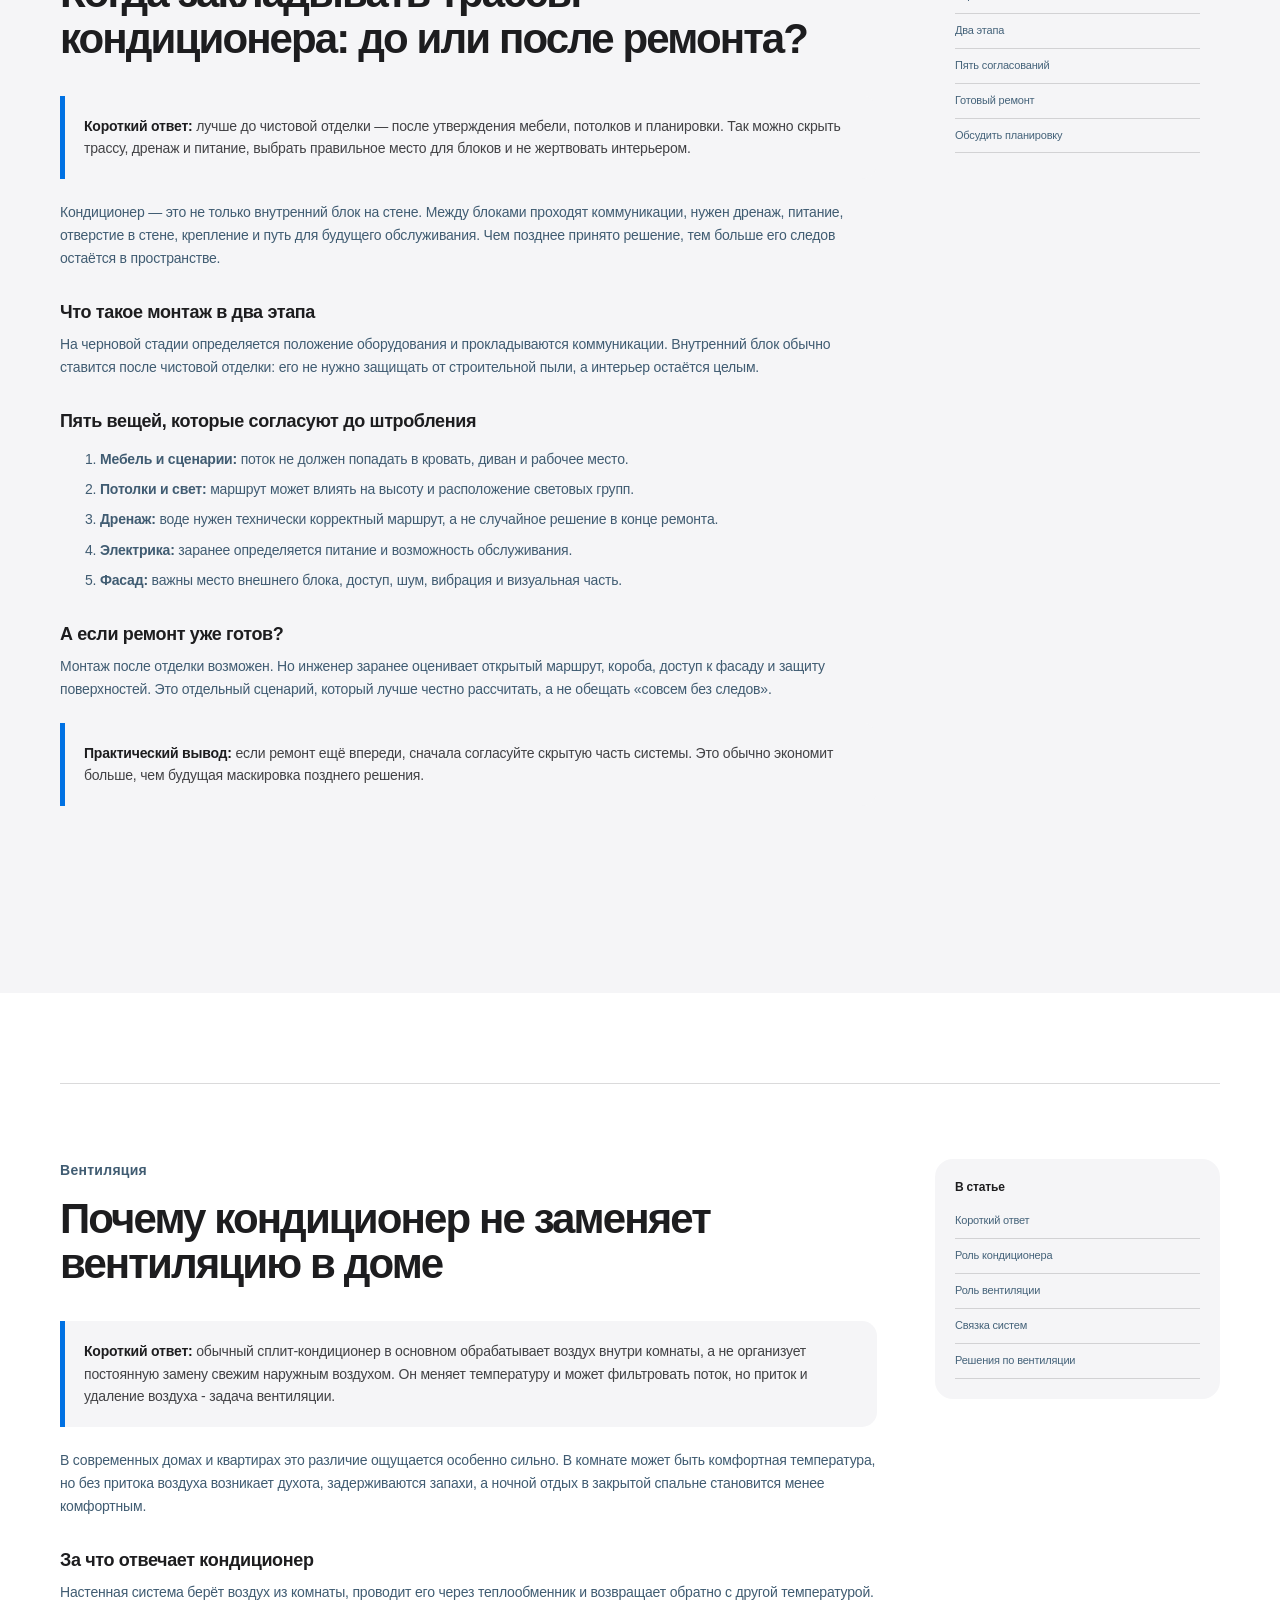
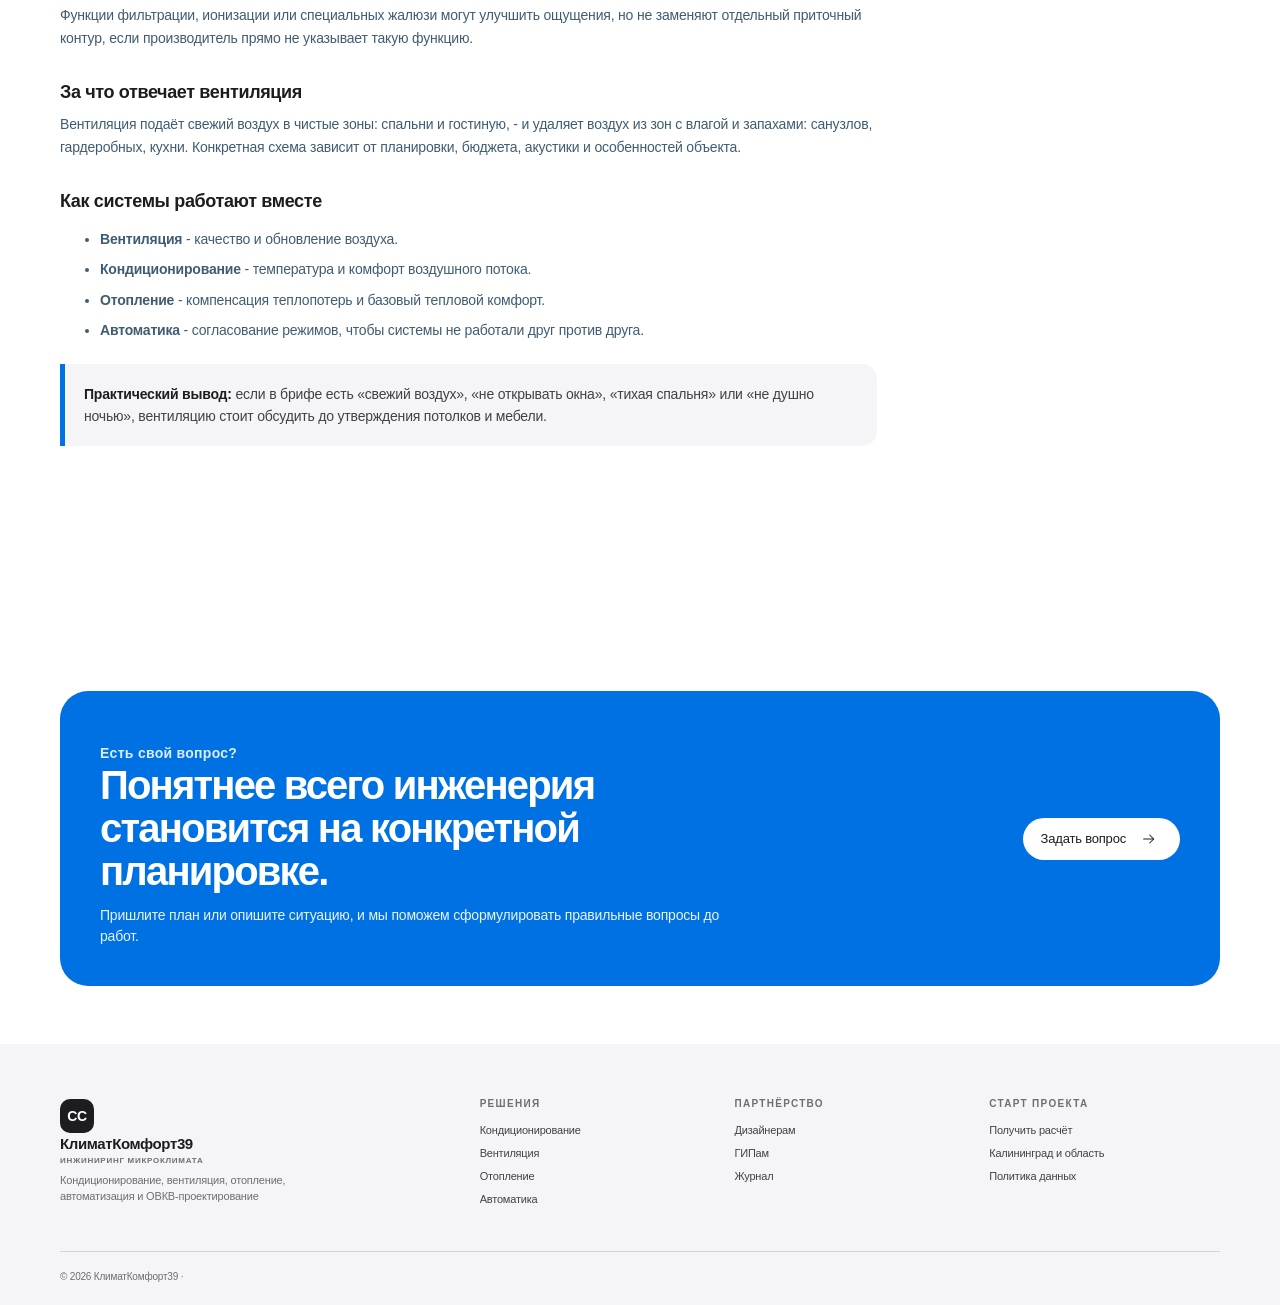
<file: journal.html>
<!doctype html><html lang="ru"><head><meta charset="utf-8"><meta name="viewport" content="width=device-width,initial-scale=1"><meta name="description" content="Практические ответы о кондиционировании, вентиляции и инженерных системах дома."><meta name="theme-color" content="#000000"><title>Журнал | КлиматКомфорт39</title><style>
:root{--navy:#071d33;--blue:#1956d7;--cyan:#97e9ff;--pink:#ff7462;--lime:#d8ff67;--cream:#fff9ef;--paper:#f2f5f8;--ink:#102b43;--muted:#52677a;--line:rgba(16,43,67,.15);--white:#fff;--shadow:0 22px 62px rgba(7,29,51,.18);--serif:Georgia,"Times New Roman",serif;--sans:Arial,Helvetica,sans-serif}
*{box-sizing:border-box}html{scroll-behavior:smooth}body{margin:0;background:var(--paper);color:var(--ink);font-family:var(--sans);font-size:16px;line-height:1.45}img{max-width:100%;display:block}a{color:inherit;text-decoration:none}button,input,textarea,select{font:inherit}.wrap{width:min(1160px,calc(100% - 36px));margin:auto}.skip{position:absolute;left:-999px}.skip:focus{left:20px;top:20px;background:#fff;padding:10px;z-index:99}.topline{height:9px;background:linear-gradient(90deg,var(--pink),#faad53 24%,var(--lime) 48%,var(--cyan) 72%,#6f72ff)}
.header{background:rgba(255,249,239,.96);border-bottom:1px solid var(--line);position:sticky;top:0;z-index:30}.nav{min-height:76px;display:flex;align-items:center;justify-content:space-between;gap:22px}.logo{display:flex;align-items:center;gap:10px;font-weight:900;letter-spacing:-.06em}.logo-mark{display:grid;place-items:center;width:38px;height:38px;border-radius:10px;background:var(--navy);box-shadow:inset -8px -8px 0 var(--pink);color:var(--cream);font-family:var(--serif);font-size:18px}.logo-text{font-size:17px}.logo-text small{display:block;color:var(--blue);font-size:9px;letter-spacing:.15em;text-transform:uppercase}.menu{display:flex;align-items:center;gap:18px}.menu a{font-size:12px;font-weight:800;color:#2c4760}.menu a.active{color:var(--blue);text-decoration:underline 3px var(--pink);text-underline-offset:8px}.menu a:hover{color:var(--pink)}.menu-btn{display:none;border:1px solid var(--line);background:#fff;border-radius:9px;padding:8px 10px}.mobile-menu{display:none}
.btn{display:inline-flex;align-items:center;gap:10px;padding:14px 19px;border:0;border-radius:999px;background:var(--navy);color:#fff;font-size:13px;font-weight:800;line-height:1;box-shadow:0 7px 0 rgba(7,29,51,.12);transition:.18s transform,.18s box-shadow;cursor:pointer}.btn:hover{transform:translateY(-3px);box-shadow:0 11px 0 rgba(7,29,51,.1)}.btn.pink{background:var(--pink);color:#3e1c28}.btn.lime{background:var(--lime);color:#183126}.btn.white{background:#fff;color:var(--navy)}.btn.line{border:1px solid currentColor;background:transparent;box-shadow:none}.btn .ico{width:16px!important;height:16px!important}.ico{width:26px!important;height:26px!important;min-width:26px!important;max-width:26px!important;max-height:26px!important;display:inline-block!important;vertical-align:middle!important;fill:none;stroke:currentColor;stroke-width:1.8;stroke-linecap:round;stroke-linejoin:round}.eyebrow{display:flex;align-items:center;gap:9px;margin:0 0 14px;color:var(--blue);font-size:10px;font-weight:900;letter-spacing:.16em;text-transform:uppercase}.eyebrow:before{content:"";width:24px;height:3px;border-radius:2px;background:var(--pink)}.eyebrow.light{color:var(--cyan)}.eyebrow.light:before{background:var(--lime)}h1,h2,h3,p{margin-top:0}h1{font:400 clamp(40px,5.7vw,76px)/.96 var(--serif);letter-spacing:-.065em}h2{font:400 clamp(30px,4vw,51px)/1.02 var(--serif);letter-spacing:-.055em}h3{font:400 24px/1.08 var(--serif);letter-spacing:-.035em}.lead{font-size:18px;line-height:1.55;color:#4a6177}.hero{position:relative;overflow:hidden;background:var(--navy);color:#fff}.hero:after{content:"";position:absolute;inset:0;pointer-events:none;background-image:linear-gradient(rgba(255,255,255,.05) 1px,transparent 1px),linear-gradient(90deg,rgba(255,255,255,.05) 1px,transparent 1px);background-size:44px 44px;mask-image:linear-gradient(90deg,#000,transparent 80%)}.hero-inner{position:relative;z-index:1;display:grid;grid-template-columns:1.05fr .95fr;min-height:560px;align-items:center;gap:25px;padding:65px 0}.hero-copy{padding:26px 0}.hero .lead{max-width:590px;color:#d4e3f3}.hero .buttons{margin-top:28px}.buttons{display:flex;flex-wrap:wrap;gap:10px}.hero-art{position:relative;height:470px}.hero-photo{width:100%;height:100%;object-fit:cover;border-radius:26px;transform:rotate(3deg);box-shadow:var(--shadow)}.orb{position:absolute;border-radius:50%;filter:blur(.2px)}.orb.a{width:142px;height:142px;right:-32px;top:-26px;background:var(--lime);mix-blend-mode:screen}.orb.b{width:100px;height:100px;left:-32px;bottom:24px;background:var(--pink)}.floating-card{position:absolute;left:-30px;bottom:48px;max-width:250px;padding:17px;border-radius:15px;background:rgba(255,255,255,.95);color:var(--navy);box-shadow:var(--shadow);transform:rotate(-3deg)}.floating-card b{font-size:12px}.floating-card span{display:block;margin-top:5px;color:#5b7182;font-size:11px}.floating-card .chip{display:inline-block;margin-bottom:7px;padding:4px 8px;background:var(--lime);border-radius:99px;font-weight:900;font-size:9px;text-transform:uppercase}.hero-code{position:absolute;right:28px;bottom:20px;color:var(--lime);font:700 64px/.8 var(--serif);letter-spacing:-.08em}.hero--blue{background:linear-gradient(130deg,#0b2248 0%,#1b58d6 62%,#3e61e8)}.hero--pink{background:linear-gradient(130deg,#171e43,#7c3a81 52%,#ff7462)}.hero--cream{background:var(--cream);color:var(--navy)}.hero--cream .lead{color:#4a6177}.hero--cream:after{background-image:radial-gradient(circle at 85% 20%,rgba(255,116,98,.42),transparent 22%),radial-gradient(circle at 75% 80%,rgba(151,233,255,.75),transparent 20%)}
.statbar{position:relative;z-index:2;margin-top:-45px}.stats{display:grid;grid-template-columns:repeat(4,1fr);overflow:hidden;border-radius:18px;box-shadow:var(--shadow);background:#fff}.stat{padding:20px;border-right:1px solid var(--line)}.stat:last-child{border:0}.stat b{display:block;color:var(--blue);font:400 32px/.95 var(--serif);letter-spacing:-.05em}.stat span{display:block;margin-top:6px;color:#5e7081;font-size:11px;font-weight:700;line-height:1.35}.marquee{overflow:hidden;border-top:1px solid var(--line);border-bottom:1px solid var(--line);background:var(--lime);padding:11px 0;white-space:nowrap}.marquee span{display:inline-block;padding-right:44px;color:var(--navy);font-size:11px;font-weight:900;letter-spacing:.14em;text-transform:uppercase}.section{padding:90px 0}.section.tight{padding:58px 0}.section.dark{background:var(--navy);color:#fff}.section.blue{background:#dff7ff}.section.pink-bg{background:#ffd5cf}.section.lime-bg{background:var(--lime)}.section-head{display:flex;align-items:end;justify-content:space-between;gap:30px;margin-bottom:38px}.section-head .lead{max-width:480px;margin:0}.cards{display:grid;grid-template-columns:repeat(4,1fr);gap:14px}.card{min-height:330px;position:relative;overflow:hidden;border-radius:20px;padding:19px;background:#fff;box-shadow:0 4px 0 rgba(16,43,67,.08)}.card.art{color:#fff;background:var(--navy)}.card.art img{position:absolute;inset:0;width:100%;height:100%;object-fit:cover}.card.art:after{content:"";position:absolute;inset:0;background:linear-gradient(0deg,rgba(7,29,51,.95),rgba(7,29,51,.1) 70%)}.card-content{position:relative;z-index:1;display:flex;height:100%;flex-direction:column}.num{font:900 12px/1 var(--sans);letter-spacing:.14em;color:var(--pink)}.tag{display:inline-block;width:max-content;padding:6px 8px;border:1px solid rgba(255,255,255,.38);border-radius:999px;font-size:9px;font-weight:900;letter-spacing:.08em;text-transform:uppercase}.card h3{margin:15px 0 10px;font-size:27px}.card p{margin:0;color:#d3e4f0;font-size:12px;line-height:1.5}.card .more{margin-top:auto;color:var(--lime);font-size:11px;font-weight:900}.split{display:grid;grid-template-columns:1fr 1fr;gap:65px;align-items:center}.visual-stack{position:relative;min-height:510px}.visual-stack .big{position:absolute;inset:0 50px 0 0;width:calc(100% - 50px);height:100%;object-fit:cover;border-radius:28px;box-shadow:var(--shadow)}.visual-stack .mini{position:absolute;right:0;bottom:36px;width:46%;height:44%;object-fit:cover;border:8px solid var(--paper);border-radius:22px;box-shadow:var(--shadow)}.visual-stack .sticker{position:absolute;right:27px;top:25px;width:130px;height:130px;display:grid;place-items:center;border-radius:50%;background:var(--pink);color:#341d29;text-align:center;font:400 23px/1 var(--serif);transform:rotate(12deg)}.ticks{display:grid;gap:13px;padding:0;margin:28px 0;list-style:none}.ticks li{display:flex;gap:11px;align-items:start;color:#405a70;font-size:14px}.tick{width:21px!important;height:21px!important;min-width:21px!important;padding:3px;border-radius:6px;background:var(--lime);color:var(--navy)}.bento{display:grid;grid-template-columns:1.1fr .9fr .9fr;gap:14px}.bento-item{min-height:235px;border-radius:20px;padding:24px;background:#fff;box-shadow:0 4px 0 rgba(16,43,67,.08)}.bento-item.navy{background:var(--navy);color:#fff}.bento-item.pink{background:var(--pink);color:#3d2530}.bento-item.cyan{background:var(--cyan);color:var(--navy)}.bento-item .ico{width:39px!important;height:39px!important;max-width:39px!important;max-height:39px!important;color:var(--blue)}.bento-item.navy .ico{color:var(--lime)}.bento-item h3{margin:18px 0 8px}.bento-item p{color:inherit;opacity:.75;font-size:12px}.diagram{position:relative;min-height:370px;overflow:hidden;border-radius:24px;background:linear-gradient(135deg,var(--blue),#6e71ff);padding:28px;color:#fff}.diagram:before{content:"";position:absolute;width:520px;height:520px;right:-180px;top:-160px;border:1px solid rgba(255,255,255,.25);border-radius:50%;box-shadow:0 0 0 45px rgba(255,255,255,.04),0 0 0 90px rgba(255,255,255,.04)}.diagram-grid{position:relative;z-index:1;display:grid;grid-template-columns:1fr 1fr;gap:10px;margin-top:26px}.diagram-box{padding:14px;border-radius:13px;border:1px solid rgba(255,255,255,.25);background:rgba(7,29,51,.16);font-size:12px}.diagram-box b{display:block;margin-top:8px;font:400 21px/1 var(--serif)}.diagram .center{position:absolute;z-index:2;right:88px;bottom:55px;width:130px;height:130px;display:grid;place-items:center;border-radius:50%;background:var(--lime);color:var(--navy);text-align:center;font:400 20px/1.1 var(--serif);box-shadow:0 0 0 16px rgba(216,255,103,.15)}.partner-band{position:relative;overflow:hidden;border-radius:28px;padding:56px;background:var(--navy);color:#fff}.partner-band img{position:absolute;inset:0 0 0 44%;width:56%;height:100%;object-fit:cover}.partner-band:after{content:"";position:absolute;inset:0;background:linear-gradient(90deg,var(--navy) 20%,rgba(7,29,51,.82) 52%,rgba(7,29,51,.08))}.partner-band>*{position:relative;z-index:1}.partner-band .lead{color:#d4e5f5;max-width:590px}.equipment{display:grid;grid-template-columns:repeat(3,1fr);gap:14px}.equip{overflow:hidden;border-radius:20px;background:#fff;border:1px solid var(--line)}.equip img{width:100%;height:230px;object-fit:cover;background:#eef0ed}.equip-body{padding:18px}.equip-body h3{margin:10px 0 6px;font-size:22px}.equip-body p{margin:0;color:var(--muted);font-size:12px}.small-note{margin-top:14px;color:#667a8c;font-size:10px}.faq{display:grid;grid-template-columns:.7fr 1.3fr;gap:55px}.faq-list{display:grid;gap:10px}.faq-item{border-radius:13px;background:#fff;overflow:hidden;border:1px solid var(--line)}.faq-item summary{list-style:none;cursor:pointer;padding:17px 47px 17px 17px;font-size:13px;font-weight:900;position:relative}.faq-item summary:after{content:"+";position:absolute;right:17px;top:12px;color:var(--pink);font:400 25px var(--serif)}.faq-item[open] summary:after{content:"−"}.faq-item div{padding:0 17px 17px;color:#526a7e;font-size:12px;line-height:1.55}.cta{display:flex;align-items:center;justify-content:space-between;gap:25px;border-radius:25px;padding:40px;background:linear-gradient(120deg,var(--pink),#ffad56);color:#3a2430}.cta h2{max-width:680px;margin:0;font-size:40px}.cta p{max-width:640px;margin:12px 0 0;font-size:14px}.page-top{position:relative;overflow:hidden;padding:72px 0 65px;background:var(--navy);color:#fff}.page-top:after{content:"";position:absolute;right:-8vw;top:-20vw;width:52vw;height:52vw;border-radius:50%;background:var(--pink);opacity:.7;filter:blur(1px)}.page-top .wrap{position:relative;z-index:1}.crumb{margin-bottom:30px;font-size:10px;font-weight:900;letter-spacing:.1em;text-transform:uppercase;color:var(--cyan)}.page-top .lead{max-width:690px;color:#d7e5f4}.page-top.blue{background:linear-gradient(125deg,#093060,var(--blue))}.page-top.cream{background:var(--cream);color:var(--navy)}.page-top.cream .lead{color:#4a6177}.page-top.cream:after{background:var(--cyan);opacity:.85}.service-nav{display:flex;flex-wrap:wrap;gap:9px;margin-bottom:36px}.service-nav a{padding:9px 12px;border-radius:999px;background:#fff;border:1px solid var(--line);font-size:11px;font-weight:900}.service-nav a:hover{background:var(--lime)}.service-block{display:grid;grid-template-columns:.9fr 1.1fr;gap:20px;margin:32px 0;padding:22px;border-radius:24px;background:#fff;box-shadow:0 4px 0 rgba(16,43,67,.06)}.service-block.reverse{grid-template-columns:1.1fr .9fr}.service-block .photo{min-height:320px;width:100%;height:100%;object-fit:cover;border-radius:17px}.service-copy{padding:15px}.service-copy p{color:var(--muted);font-size:14px}.micro-grid{display:grid;grid-template-columns:1fr 1fr;gap:9px;margin-top:20px}.micro{padding:13px;border-radius:12px;background:var(--paper);font-size:11px;font-weight:700;color:#38546a}.micro .ico{display:block;margin-bottom:7px;color:var(--blue);width:22px!important;height:22px!important}.models{display:grid;grid-template-columns:1fr 1fr;gap:14px}.model{display:grid;grid-template-columns:.73fr 1.27fr;min-height:300px;overflow:hidden;border-radius:20px;background:#fff;box-shadow:0 4px 0 rgba(16,43,67,.07)}.model img{width:100%;height:100%;object-fit:cover}.model div{padding:21px}.model h3{margin:13px 0 8px}.model p{font-size:12px;color:var(--muted)}.pills{display:flex;flex-wrap:wrap;gap:6px;margin-top:15px}.pill{padding:5px 8px;border-radius:999px;background:var(--cyan);font-size:9px;font-weight:900}.price-grid{display:grid;grid-template-columns:repeat(3,1fr);gap:14px}.price{min-height:310px;padding:24px;border-radius:20px;background:#fff;box-shadow:0 4px 0 rgba(16,43,67,.08)}.price.featured{background:var(--navy);color:#fff;transform:translateY(-12px)}.price .amount{margin:24px 0 7px;color:var(--pink);font:400 32px/1 var(--serif)}.price.featured .amount{color:var(--lime)}.price p{font-size:12px;color:var(--muted)}.price.featured p{color:#d1e1ed}.price ul{padding-left:16px;font-size:11px;line-height:1.7}.video-card{overflow:hidden;border-radius:25px;background:var(--navy);box-shadow:var(--shadow)}.video-card video{display:block;width:100%;aspect-ratio:16/9}.video-poster{position:relative;aspect-ratio:16/9;overflow:hidden}.video-poster img{width:100%;height:100%;object-fit:cover}.video-poster:after{content:"";position:absolute;inset:0;background:linear-gradient(90deg,rgba(7,29,51,.78),rgba(7,29,51,.06))}.video-play{position:absolute;z-index:1;left:28px;bottom:28px;display:flex;align-items:center;gap:12px;color:#fff;font:400 28px/1 var(--serif)}.video-play .ico{width:48px!important;height:48px!important;max-width:48px!important;max-height:48px!important;padding:12px;border-radius:50%;background:var(--lime);color:var(--navy)}.video-caption{display:flex;justify-content:space-between;padding:13px 17px;color:#d5e4f0;font-size:11px}.timeline{display:grid;grid-template-columns:repeat(4,1fr);gap:2px;background:var(--line);border:1px solid var(--line);border-radius:20px;overflow:hidden}.step{min-height:210px;padding:20px;background:#fff}.step b{display:block;color:var(--pink);font:400 33px/1 var(--serif)}.step h3{margin:35px 0 7px;font:900 14px var(--sans);letter-spacing:-.02em}.step p{margin:0;color:var(--muted);font-size:11px}.form-zone{display:grid;grid-template-columns:.75fr 1.25fr;gap:20px}.form-card{padding:28px;border-radius:24px;background:#fff;box-shadow:var(--shadow)}.form-grid{display:grid;grid-template-columns:1fr 1fr;gap:12px}.field{display:grid;gap:5px}.field.wide{grid-column:1/-1}.field label{font-size:10px;font-weight:900;letter-spacing:.07em;text-transform:uppercase;color:#476177}.field input,.field textarea,.field select{width:100%;padding:12px;border:1px solid #cbd8e2;border-radius:10px;background:#f9fcff;color:var(--ink);outline:none}.field textarea{min-height:110px;resize:vertical}.form-note,.status{margin:14px 0 0;color:#718396;font-size:10px}.contact-art{min-height:420px;padding:31px;border-radius:24px;background:linear-gradient(135deg,#1b5ce5,#12336f);color:#fff;position:relative;overflow:hidden}.contact-art:after{content:"";position:absolute;width:400px;height:400px;right:-130px;bottom:-160px;border-radius:50%;border:65px solid var(--lime);opacity:.8}.contact-points{position:relative;z-index:1;display:grid;gap:14px;margin-top:26px}.contact-point{display:flex;align-items:center;gap:13px;padding:12px;border:1px solid rgba(255,255,255,.25);border-radius:13px;background:rgba(255,255,255,.08)}.contact-point .ico{color:var(--lime)}.contact-point b{display:block;font-size:12px}.contact-point span{display:block;margin-top:2px;font-size:10px;color:#d3e3f2}.articles{display:grid;grid-template-columns:1.25fr .75fr;gap:16px}.article-card{overflow:hidden;border-radius:22px;background:#fff;box-shadow:0 4px 0 rgba(16,43,67,.08)}.article-card img{width:100%;height:245px;object-fit:cover}.article-card .inside{padding:22px}.article-card .meta{font-size:10px;font-weight:900;letter-spacing:.1em;color:var(--blue);text-transform:uppercase}.article-card h2{margin:12px 0;font-size:32px}.article-card p{color:var(--muted);font-size:13px}.side-stack{display:grid;gap:16px}.mini-article{min-height:210px;border-radius:22px;padding:23px;background:var(--navy);color:#fff}.mini-article.pink{background:var(--pink);color:#392331}.mini-article h3{margin:18px 0 8px;font-size:25px}.mini-article p{font-size:12px;opacity:.75}.article{display:grid;grid-template-columns:1fr 285px;gap:58px;padding:75px 0;border-top:1px solid var(--line)}.prose h2{font-size:42px}.prose h3{margin:32px 0 10px;font:900 18px var(--sans);letter-spacing:-.02em}.prose p,.prose li{color:#405c72;font-size:14px;line-height:1.65}.prose li{margin-bottom:7px}.answer{margin:22px 0;padding:19px;border-left:5px solid var(--pink);border-radius:0 15px 15px 0;background:#fff0ed;color:#4a4552;font-size:14px;line-height:1.6}.answer b{color:var(--navy)}.aside{height:max-content;position:sticky;top:100px;padding:20px;border-radius:18px;background:#fff}.aside b{display:block;margin-bottom:8px;font-size:12px}.aside a{display:block;padding:9px 0;border-bottom:1px solid var(--line);color:#45637a;font-size:11px}.legal{max-width:800px}.legal h2{margin:34px 0 12px;font-size:33px}.legal p,.legal li{color:#486077;font-size:14px}.footer{padding:48px 0 20px;background:var(--navy);color:#d5e4f2}.footgrid{display:grid;grid-template-columns:1.2fr repeat(3,.7fr);gap:24px;padding-bottom:35px}.footer .logo{color:#fff}.footer .logo-mark{background:#fff;color:var(--navy);box-shadow:inset -8px -8px 0 var(--lime)}.footer h4{margin:5px 0 12px;color:var(--lime);font-size:10px;letter-spacing:.13em;text-transform:uppercase}.footer a{display:block;margin:7px 0;color:#c6d8e9;font-size:11px}.footer p{max-width:270px;color:#b6c8d8;font-size:11px}.footline{display:flex;justify-content:space-between;gap:20px;padding-top:18px;border-top:1px solid rgba(255,255,255,.15);font-size:10px;color:#91a7ba}
@media(max-width:860px){.menu{display:none}.menu-btn{display:block}.mobile-menu{display:none;padding:10px 0 15px}.mobile-menu.open{display:grid;gap:7px}.mobile-menu a{padding:11px;border-radius:9px;background:#fff;font-size:12px;font-weight:800}.hero-inner,.split,.faq,.form-zone,.article{grid-template-columns:1fr}.hero-inner{padding:44px 0;min-height:auto}.hero-art{height:360px}.hero-copy{padding:0}.statbar{margin-top:0}.stats{grid-template-columns:1fr 1fr;border-radius:0}.stat:nth-child(2){border-right:0}.stat:nth-child(-n+2){border-bottom:1px solid var(--line)}.section{padding:65px 0}.section-head{display:block}.section-head .lead{margin-top:16px}.cards,.equipment,.bento,.price-grid{grid-template-columns:1fr 1fr}.card{min-height:290px}.visual-stack{min-height:380px}.partner-band{padding:35px}.partner-band img{opacity:.35;inset:0;width:100%}.timeline{grid-template-columns:1fr 1fr}.models{grid-template-columns:1fr}.article{gap:28px}.aside{position:static}.footgrid{grid-template-columns:1fr 1fr}.footer .intro{grid-column:span 2}}
@media(max-width:540px){body{font-size:15px}.wrap{width:min(100% - 26px,1160px)}.nav{min-height:66px}.logo-text{font-size:15px}.hero-art{height:290px}.hero h1{font-size:43px}.hero-code{font-size:48px}.floating-card{left:8px;bottom:15px}.cards,.equipment,.bento,.price-grid{grid-template-columns:1fr}.card{min-height:310px}.split{gap:34px}.visual-stack{min-height:300px}.visual-stack .big{inset:0 25px 0 0;width:calc(100% - 25px)}.visual-stack .mini{border-width:5px}.visual-stack .sticker{width:95px;height:95px;right:8px;font-size:17px}.faq{gap:30px}.cta{display:block;padding:28px}.cta h2{font-size:32px}.cta .btn{margin-top:18px}.service-block,.service-block.reverse{grid-template-columns:1fr;padding:12px}.service-block .photo{min-height:235px}.micro-grid{grid-template-columns:1fr 1fr}.model{grid-template-columns:.75fr 1.25fr}.model h3{font-size:21px}.model div{padding:15px}.timeline{grid-template-columns:1fr}.step{min-height:170px}.form-grid{grid-template-columns:1fr}.field.wide{grid-column:auto}.articles{grid-template-columns:1fr}.article-card h2{font-size:28px}.footgrid{grid-template-columns:1fr 1fr}.footline{display:block}.footline span{display:block;margin:5px 0}}

:root{--navy:#000;--blue:#0071e3;--cyan:#e8f4ff;--pink:#0071e3;--lime:#fff;--cream:#fbfbfd;--paper:#fff;--ink:#1d1d1f;--muted:#6e6e73;--line:rgba(29,29,31,.16);--white:#fff;--shadow:0 8px 28px rgba(0,0,0,.10);--serif:-apple-system,BlinkMacSystemFont,"SF Pro Display","Helvetica Neue",Arial,sans-serif;--sans:-apple-system,BlinkMacSystemFont,"SF Pro Text","Helvetica Neue",Arial,sans-serif}
body{background:#fff;color:#1d1d1f;font-family:var(--sans);letter-spacing:-.012em}.topline{height:1px;background:#d2d2d7}.header{background:rgba(251,251,253,.92);border-color:#d2d2d7;backdrop-filter:saturate(180%) blur(18px)}.nav{min-height:64px}.logo{letter-spacing:-.035em}.logo-mark{width:34px;height:34px;border-radius:10px;background:#1d1d1f;box-shadow:none;color:#fff;font-family:var(--sans);font-weight:700;font-size:14px}.logo-text{font-size:15px}.logo-text small{color:#6e6e73;font-size:8px;letter-spacing:.09em}.menu a{color:#1d1d1f;font-size:12px;font-weight:500}.menu a.active{color:#0071e3;text-decoration:none}.menu a:hover{color:#0071e3}.menu-btn{border-color:#d2d2d7;background:#fff;color:#1d1d1f}.eyebrow{gap:0;color:#6e6e73;font-size:11px;font-weight:600;letter-spacing:.02em;text-transform:none}.eyebrow:before{display:none}.eyebrow.light{color:#a1a1a6}.eyebrow.light:before{display:none}h1,h2,h3{font-family:var(--sans);font-weight:600;letter-spacing:-.045em}h1{line-height:1.03}h2{line-height:1.08}h3{font-weight:600}.lead{color:#6e6e73}.btn{border-radius:980px;background:#0071e3;color:#fff;box-shadow:none;font-weight:500;padding:13px 18px}.btn:hover{transform:none;box-shadow:none;background:#0077ed}.btn.pink{background:#0071e3;color:#fff}.btn.lime{background:#fff;color:#1d1d1f}.btn.white{background:#fff;color:#1d1d1f}.btn.line{border-color:#0071e3;color:#0071e3}.ico{stroke-width:1.55}.hero,.hero--blue,.hero--pink{background:#000}.hero:after{opacity:.42}.hero .lead{color:#a1a1a6}.hero-inner{min-height:580px}.hero-photo{border-radius:30px;transform:none;box-shadow:none}.orb.a{background:#c7e5ff;mix-blend-mode:normal;opacity:.75}.orb.b{background:#0071e3}.floating-card{border-radius:18px;box-shadow:0 12px 35px rgba(0,0,0,.25);transform:none}.floating-card .chip{background:#e8f4ff;color:#0071e3}.hero-code{color:#f5f5f7}.stats{box-shadow:none;border:1px solid #d2d2d7;border-radius:20px}.stat{padding:23px;background:#fff}.stat b{color:#1d1d1f;font-family:var(--sans);font-size:27px;font-weight:600}.stat span{color:#6e6e73}.marquee{background:#f5f5f7;border-color:#d2d2d7}.marquee span{color:#1d1d1f;font-weight:600;letter-spacing:.06em}.section{background:#fff}.section.dark{background:#000}.section.blue,.section.pink-bg,.section.lime-bg{background:#f5f5f7}.cards{gap:16px}.card{border-radius:20px;box-shadow:none;background:#f5f5f7}.card.art{background:#000}.card.art:after{background:linear-gradient(0deg,rgba(0,0,0,.86),rgba(0,0,0,.04) 72%)}.num{color:#0071e3;font-weight:600}.card .more{color:#fff}.split{gap:58px}.visual-stack .big,.visual-stack .mini{border-radius:28px;box-shadow:none}.visual-stack .mini{border-color:#fff}.visual-stack .sticker{background:#fff;color:#1d1d1f;box-shadow:0 5px 18px rgba(0,0,0,.12);transform:none;font-family:var(--sans);font-weight:600;font-size:17px}.ticks li{color:#424245}.tick{background:#e8f4ff;color:#0071e3;border-radius:50%}.bento{gap:16px}.bento-item{border-radius:20px;background:#f5f5f7;box-shadow:none}.bento-item.navy{background:#000}.bento-item.pink,.bento-item.cyan{background:#f5f5f7;color:#1d1d1f}.bento-item .ico{color:#0071e3}.bento-item.navy .ico{color:#fff}.diagram{background:#000;border-radius:28px}.diagram .center{top:26px;right:38px;bottom:auto;width:108px;height:108px;background:#fff;color:#1d1d1f;box-shadow:none;font-family:var(--sans);font-weight:600;font-size:16px}.diagram-grid{margin-top:118px}.diagram-box{background:#1d1d1f;border-color:#424245;border-radius:16px}.diagram-box b{font-family:var(--sans);font-weight:600}.partner-band{background:#000;border-radius:28px}.partner-band:after{background:linear-gradient(90deg,#000 18%,rgba(0,0,0,.8) 52%,rgba(0,0,0,.08))}.equipment{gap:16px}.equip{border:0;border-radius:20px;background:#f5f5f7}.equip-body h3{font-family:var(--sans);font-weight:600}.small-note{color:#6e6e73}.faq-item{border-color:#d2d2d7;border-radius:18px}.faq-item summary{font-weight:600}.faq-item summary:after{color:#0071e3}.faq-item div{color:#6e6e73}.cta{border-radius:28px;background:#0071e3;color:#fff}.cta .eyebrow{color:#dbeeff}.cta .eyebrow:before{display:none}.cta p{color:#e8f4ff}.page-top{background:#000}.page-top.blue{background:#000}.page-top.cream{background:#fbfbfd}.page-top.cream:after{background:#e8f4ff}.crumb{color:#6e6e73}.service-nav a{border-color:#d2d2d7;border-radius:980px;font-weight:500}.service-nav a:hover{background:#e8f4ff}.service-block{border-radius:24px;background:#f5f5f7;box-shadow:none}.service-block .photo{border-radius:18px}.service-copy p{color:#6e6e73}.micro{border-radius:14px;background:#fff;color:#424245}.micro .ico{color:#0071e3}.models{gap:16px}.model{border-radius:20px;background:#f5f5f7;box-shadow:none}.model img{object-fit:contain;background:#fff}.pill{background:#e8f4ff;color:#0066cc}.price{border-radius:20px;background:#f5f5f7;box-shadow:none}.price.featured{background:#000;transform:none}.price .amount{color:#0071e3;font-family:var(--sans);font-weight:600}.price.featured .amount{color:#fff}.video-card{border-radius:28px;box-shadow:none;background:#000}.video-play .ico{background:#fff;color:#0071e3}.timeline{border-color:#d2d2d7;background:#d2d2d7;border-radius:20px}.step{background:#fff}.step b{color:#0071e3;font-family:var(--sans);font-weight:600}.form-card{border-radius:24px;box-shadow:none;border:1px solid #d2d2d7}.field label{color:#6e6e73}.field input,.field textarea,.field select{border-color:#d2d2d7;background:#fff;border-radius:12px}.contact-art{background:#000;border-radius:28px}.contact-art:after{border-color:#0071e3}.contact-point{border-color:#424245;background:#1d1d1f}.contact-point .ico{color:#fff}.article-card{border-radius:22px;background:#f5f5f7;box-shadow:none}.mini-article{border-radius:22px;background:#000}.mini-article.pink{background:#f5f5f7;color:#1d1d1f}.answer{border-color:#0071e3;background:#f5f5f7;color:#424245}.answer b{color:#1d1d1f}.aside{border-radius:18px;background:#f5f5f7}.footer{background:#f5f5f7;color:#424245}.footer .logo{color:#1d1d1f}.footer .logo-mark{background:#1d1d1f;color:#fff;box-shadow:none}.footer h4{color:#6e6e73}.footer a{color:#424245}.footer p{color:#6e6e73}.footline{border-color:#d2d2d7;color:#6e6e73}.consent{display:flex;align-items:flex-start;gap:8px;margin:15px 0;color:#6e6e73;font-size:11px;line-height:1.4}.consent input{margin-top:2px;accent-color:#0071e3}.consent a{color:#0071e3;text-decoration:underline;text-underline-offset:2px}.modal-overlay{position:fixed;inset:0;z-index:999;display:none;place-items:center;padding:20px;background:rgba(0,0,0,.46);backdrop-filter:blur(7px)}.modal-overlay.open{display:grid}.consent-modal{width:min(560px,100%);padding:30px;border-radius:24px;background:#fff;box-shadow:0 18px 60px rgba(0,0,0,.35)}.consent-modal h3{font-size:27px;margin-bottom:12px}.consent-modal p{color:#6e6e73;font-size:13px;line-height:1.55}.consent-modal .buttons{margin-top:18px}
</style></head><body><div class="topline"></div><a class="skip" href="#content">К содержанию</a><header class="header"><div class="wrap nav"><a class="logo" href="index.html" aria-label="КлиматКомфорт39, главная"><span class="logo-mark">CC</span><span class="logo-text">КлиматКомфорт39<small>инжиниринг микроклимата</small></span></a><nav class="menu" aria-label="Основное меню"><a class="" href="index.html">Главная</a><a class="" href="services.html">Решения</a><a class="" href="partners.html">Партнёрам</a><a class="" href="about.html">О нас</a><a class="active" href="journal.html">Журнал</a><a class="" href="contacts.html">Контакты</a></nav><button class="menu-btn" type="button" onclick="document.querySelector('.mobile-menu').classList.toggle('open')">Меню</button></div><nav class="wrap mobile-menu" aria-label="Мобильное меню"><a href="index.html">Главная</a><a href="services.html">Решения</a><a href="partners.html">Партнёрам</a><a href="about.html">О нас</a><a href="journal.html">Журнал</a><a href="contacts.html">Контакты</a></nav></header><main id="content"><section class="page-top cream"><div class="wrap"><p class="crumb">Главная / Журнал</p><p class="eyebrow">Понятно о сложном</p><h1>Ответы, которые лучше получить<br>до ремонта.</h1><p class="lead">Короткие инженерные разборы для владельцев, дизайнеров и тех, кто не хочет выбирать важные решения наугад.</p></div></section><section class="section"><div class="wrap"><p class="eyebrow">Две точки входа</p><h2>Не больше текста. Больше ясности.</h2><div class="articles" style="margin-top:35px"><article class="article-card"><img src="[data-uri]" alt="Монтаж кондиционера"><div class="inside"><span class="meta">Кондиционирование · 6 минут</span><h2>Когда закладывать трассы кондиционера: до или после ремонта?</h2><p>Разбираем двухэтапный монтаж, скрытые коммуникации, готовую отделку и список вопросов, которые стоит задать до штробления.</p><a class="btn" href="#traces">Читать разбор <svg class="ico" viewBox="0 0 24 24" aria-hidden="true"><path d="M4 12h15"/><path d="m13 6 6 6-6 6"/></svg></a></div></article><div class="side-stack"><article class="mini-article"><span class="meta" style="color:var(--lime)">Вентиляция · 5 минут</span><h3>Почему кондиционер не заменяет вентиляцию</h3><p>Температура и свежий воздух — разные инженерные задачи. Объясняем на понятном языке.</p><a class="btn lime" href="#vent">Прямой ответ <svg class="ico" viewBox="0 0 24 24" aria-hidden="true"><path d="M4 12h15"/><path d="m13 6 6 6-6 6"/></svg></a></article><article class="mini-article pink"><span class="meta" style="color:#482833">Для дизайнеров</span><h3>Проверочный вопрос до визуализации потолка</h3><p>Где пройдут воздуховоды, решётки и сервисные люки — и кто согласует их до монтажного дня?</p><a class="btn white" href="partners.html">Открыть бриф <svg class="ico" viewBox="0 0 24 24" aria-hidden="true"><path d="M4 12h15"/><path d="m13 6 6 6-6 6"/></svg></a></article></div></div></div></section><section class="section blue" id="traces"><div class="wrap article"><article class="prose"><p class="eyebrow">Кондиционирование</p><h2>Когда закладывать трассы кондиционера: до или после ремонта?</h2><div class="answer"><b>Короткий ответ:</b> лучше до чистовой отделки — после утверждения мебели, потолков и планировки. Так можно скрыть трассу, дренаж и питание, выбрать правильное место для блоков и не жертвовать интерьером.</div><p>Кондиционер — это не только внутренний блок на стене. Между блоками проходят коммуникации, нужен дренаж, питание, отверстие в стене, крепление и путь для будущего обслуживания. Чем позднее принято решение, тем больше его следов остаётся в пространстве.</p><h3>Что такое монтаж в два этапа</h3><p>На черновой стадии определяется положение оборудования и прокладываются коммуникации. Внутренний блок обычно ставится после чистовой отделки: его не нужно защищать от строительной пыли, а интерьер остаётся целым.</p><h3>Пять вещей, которые согласуют до штробления</h3><ol><li><b>Мебель и сценарии:</b> поток не должен попадать в кровать, диван и рабочее место.</li><li><b>Потолки и свет:</b> маршрут может влиять на высоту и расположение световых групп.</li><li><b>Дренаж:</b> воде нужен технически корректный маршрут, а не случайное решение в конце ремонта.</li><li><b>Электрика:</b> заранее определяется питание и возможность обслуживания.</li><li><b>Фасад:</b> важны место внешнего блока, доступ, шум, вибрация и визуальная часть.</li></ol><h3>А если ремонт уже готов?</h3><p>Монтаж после отделки возможен. Но инженер заранее оценивает открытый маршрут, короба, доступ к фасаду и защиту поверхностей. Это отдельный сценарий, который лучше честно рассчитать, а не обещать «совсем без следов».</p><div class="answer"><b>Практический вывод:</b> если ремонт ещё впереди, сначала согласуйте скрытую часть системы. Это обычно экономит больше, чем будущая маскировка позднего решения.</div></article><aside class="aside"><b>В статье</b><a href="#traces">Короткий ответ</a><a href="#traces">Два этапа</a><a href="#traces">Пять согласований</a><a href="#traces">Готовый ремонт</a><a href="contacts.html">Обсудить планировку</a></aside></div></section><section class="section" id="vent"><div class="wrap article"><article class="prose"><p class="eyebrow">Вентиляция</p><h2>Почему кондиционер не заменяет вентиляцию в доме</h2><div class="answer"><b>Короткий ответ:</b> обычный сплит-кондиционер в основном обрабатывает воздух внутри комнаты, а не организует постоянную замену свежим наружным воздухом. Он меняет температуру и может фильтровать поток, но приток и удаление воздуха - задача вентиляции.</div><p>В современных домах и квартирах это различие ощущается особенно сильно. В комнате может быть комфортная температура, но без притока воздуха возникает духота, задерживаются запахи, а ночной отдых в закрытой спальне становится менее комфортным.</p><h3>За что отвечает кондиционер</h3><p>Настенная система берёт воздух из комнаты, проводит его через теплообменник и возвращает обратно с другой температурой. Функции фильтрации, ионизации или специальных жалюзи могут улучшить ощущения, но не заменяют отдельный приточный контур, если производитель прямо не указывает такую функцию.</p><h3>За что отвечает вентиляция</h3><p>Вентиляция подаёт свежий воздух в чистые зоны: спальни и гостиную, - и удаляет воздух из зон с влагой и запахами: санузлов, гардеробных, кухни. Конкретная схема зависит от планировки, бюджета, акустики и особенностей объекта.</p><h3>Как системы работают вместе</h3><ul><li><b>Вентиляция</b> - качество и обновление воздуха.</li><li><b>Кондиционирование</b> - температура и комфорт воздушного потока.</li><li><b>Отопление</b> - компенсация теплопотерь и базовый тепловой комфорт.</li><li><b>Автоматика</b> - согласование режимов, чтобы системы не работали друг против друга.</li></ul><div class="answer"><b>Практический вывод:</b> если в брифе есть «свежий воздух», «не открывать окна», «тихая спальня» или «не душно ночью», вентиляцию стоит обсудить до утверждения потолков и мебели.</div></article><aside class="aside"><b>В статье</b><a href="#vent">Короткий ответ</a><a href="#vent">Роль кондиционера</a><a href="#vent">Роль вентиляции</a><a href="#vent">Связка систем</a><a href="services.html#vent">Решения по вентиляции</a></aside></div></section><section class="section tight"><div class="wrap"><div class="cta"><div><p class="eyebrow">Есть свой вопрос?</p><h2>Понятнее всего инженерия становится на конкретной планировке.</h2><p>Пришлите план или опишите ситуацию, и мы поможем сформулировать правильные вопросы до работ.</p></div><a class="btn white" href="contacts.html">Задать вопрос <svg class="ico" viewBox="0 0 24 24" aria-hidden="true"><path d="M4 12h15"/><path d="m13 6 6 6-6 6"/></svg></a></div></div></section></main><footer class="footer"><div class="wrap"><div class="footgrid"><div class="intro"><a class="logo" href="index.html" aria-label="КлиматКомфорт39, главная"><span class="logo-mark">CC</span><span class="logo-text">КлиматКомфорт39<small>инжиниринг микроклимата</small></span></a><p>Кондиционирование, вентиляция, отопление, автоматизация и ОВКВ-проектирование</p></div><div><h4>Решения</h4><a href="services.html#air">Кондиционирование</a><a href="services.html#vent">Вентиляция</a><a href="services.html#heat">Отопление</a><a href="services.html#auto">Автоматика</a></div><div><h4>Партнёрство</h4><a href="partners.html">Дизайнерам</a><a href="partners.html#org">ГИПам</a><a href="journal.html">Журнал</a></div><div><h4>Старт проекта</h4><a href="contacts.html">Получить расчёт</a><a href="contacts.html">Калининград и область</a><a href="privacy.html">Политика данных</a></div></div><div class="footline"><span>© 2026 КлиматКомфорт39 · </span></div></div></footer><div class="modal-overlay" id="consent-modal" role="dialog" aria-modal="true" aria-labelledby="consent-title"><div class="consent-modal"><p class="eyebrow">Персональные данные</p><h3 id="consent-title">Подтверждение согласия</h3><p id="consent-copy">Перед отправкой запроса необходимо подтвердить согласие на обработку персональных данных.</p><div class="buttons"><button class="btn" id="consent-confirm" type="button">Подписать и отправить</button><button class="btn line" id="consent-cancel" type="button">Отмена</button></div></div></div><script>
window.CLIMATCOMFORT_CONFIG = {
  mode: 'demo',
  bitrix24: {
    enabled: false,
    // В production укажите защищённый серверный proxy endpoint, а не публичный webhook Bitrix24.
    proxyEndpoint: '/api/bitrix24/lead',
    entity: 'crm.lead.add',
    defaultSource: 'climatcomfort39.ru'
  }
};
(function () {
  const modal = document.getElementById('consent-modal');
  const copy = document.getElementById('consent-copy');
  const confirm = document.getElementById('consent-confirm');
  const cancel = document.getElementById('consent-cancel');
  let pendingForm = null;

  function openModal(text, form, needsCheck) {
    pendingForm = form || null;
    copy.textContent = text;
    confirm.textContent = needsCheck ? 'Вернуться к согласию' : 'Подписать и отправить';
    confirm.dataset.needsCheck = needsCheck ? '1' : '0';
    modal.classList.add('open');
    confirm.focus();
  }
  function closeModal() { modal.classList.remove('open'); pendingForm = null; }
  function completeSubmission(form) {
    const status = form.querySelector('.status');
    const payload = {
      title: form.dataset.b24Source || window.location.pathname,
      source: form.dataset.b24Source || window.CLIMATCOMFORT_CONFIG.bitrix24.defaultSource,
      fields: Object.fromEntries(new FormData(form).entries()),
      consent: { accepted: true, policy: 'privacy.html', acceptedAt: new Date().toISOString() }
    };
    const b24 = window.CLIMATCOMFORT_CONFIG.bitrix24;
    if (window.CLIMATCOMFORT_CONFIG.mode === 'bitrix24' && b24.enabled && b24.proxyEndpoint) {
      fetch(b24.proxyEndpoint, { method: 'POST', headers: { 'Content-Type': 'application/json' }, body: JSON.stringify(payload) })
        .then(r => { if (!r.ok) throw new Error('CRM request failed'); return r.json(); })
        .then(() => { status.textContent = 'Согласие подтверждено. Запрос передан в CRM Битрикс24.'; form.reset(); })
        .catch(() => { status.textContent = 'Согласие подтверждено. Не удалось передать заявку в CRM; свяжитесь с нами по телефону или e-mail.'; });
    } else {
      status.textContent = 'Согласие подтверждено. В демо-версии заявка не передаётся в CRM. После подключения защищённого API Битрикс24 этот же сценарий создаст лид.';
      form.reset();
    }
  }
  document.querySelectorAll('form[data-b24-form], form[data-demo]').forEach(form => {
    form.addEventListener('submit', event => {
      event.preventDefault();
      const consent = form.querySelector('[data-consent]');
      if (!consent || !consent.checked) {
        openModal('Для подписания соглашения отметьте согласие на обработку персональных данных в форме. Без него запрос не будет отправлен.', form, true);
        return;
      }
      openModal('Нажимая «Подписать и отправить», вы подтверждаете согласие на обработку указанных персональных данных для ответа на запрос и подготовки предложения. Полный текст размещён в Политике обработки персональных данных.', form, false);
    });
  });
  confirm.addEventListener('click', () => {
    if (!pendingForm) return closeModal();
    if (confirm.dataset.needsCheck === '1') {
      const form = pendingForm;
      closeModal();
      form.querySelector('[data-consent]')?.focus();
      return;
    }
    const form = pendingForm;
    closeModal();
    completeSubmission(form);
  });
  cancel.addEventListener('click', closeModal);
  modal.addEventListener('click', event => { if (event.target === modal) closeModal(); });
  document.addEventListener('keydown', event => { if (event.key === 'Escape') closeModal(); });
})();
</script></body></html>
</file>
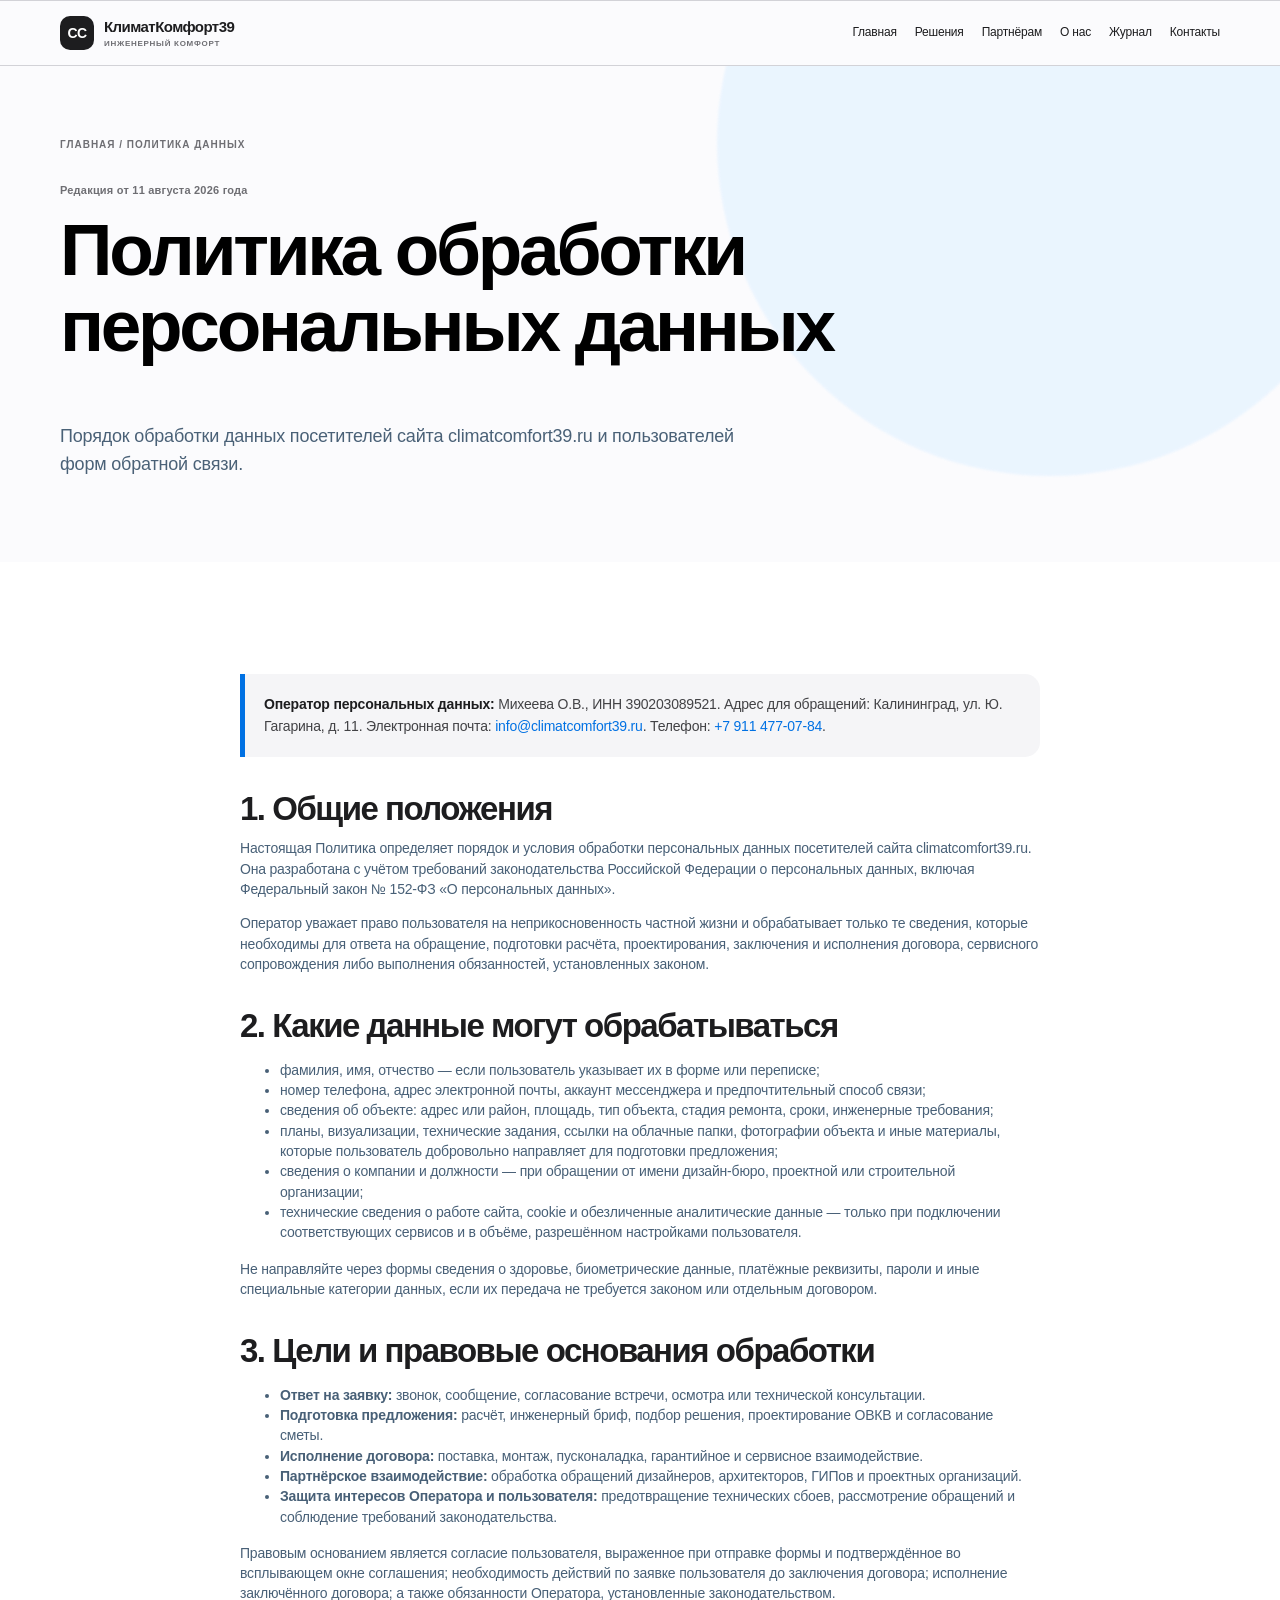
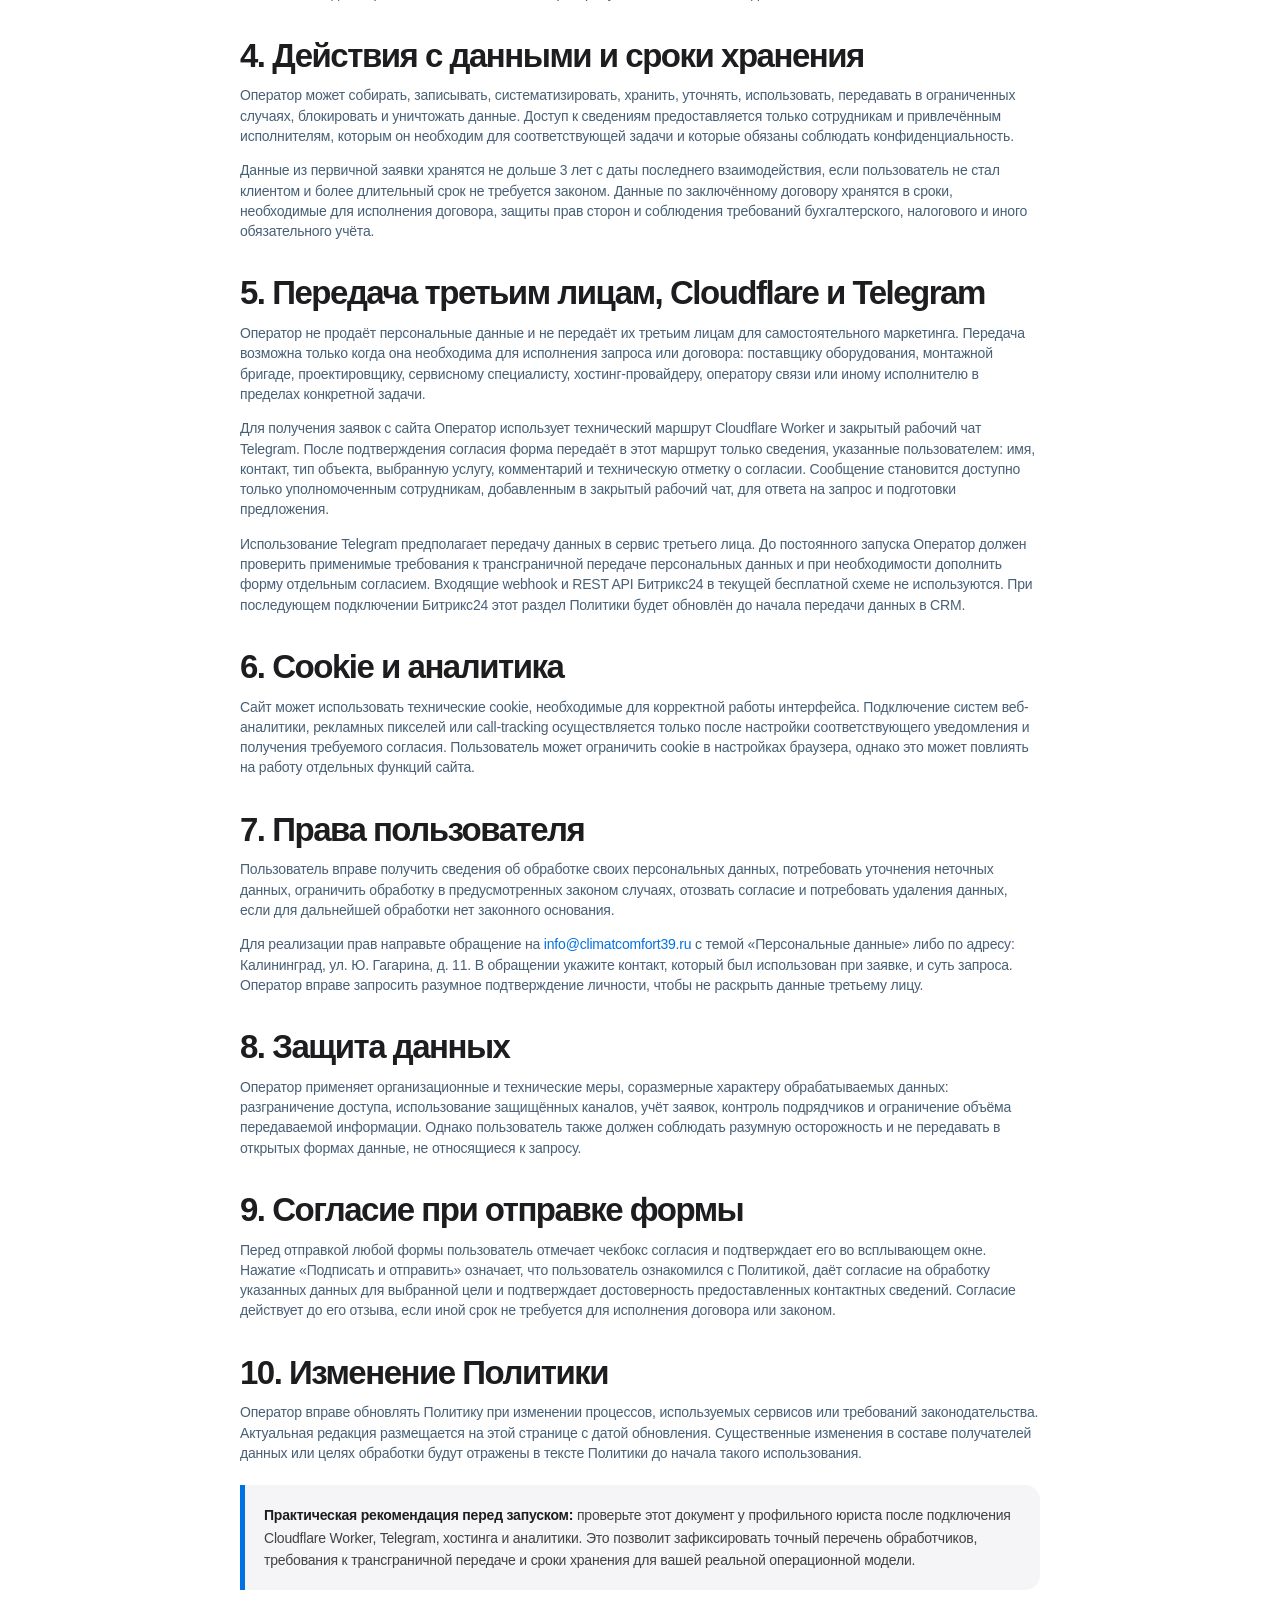
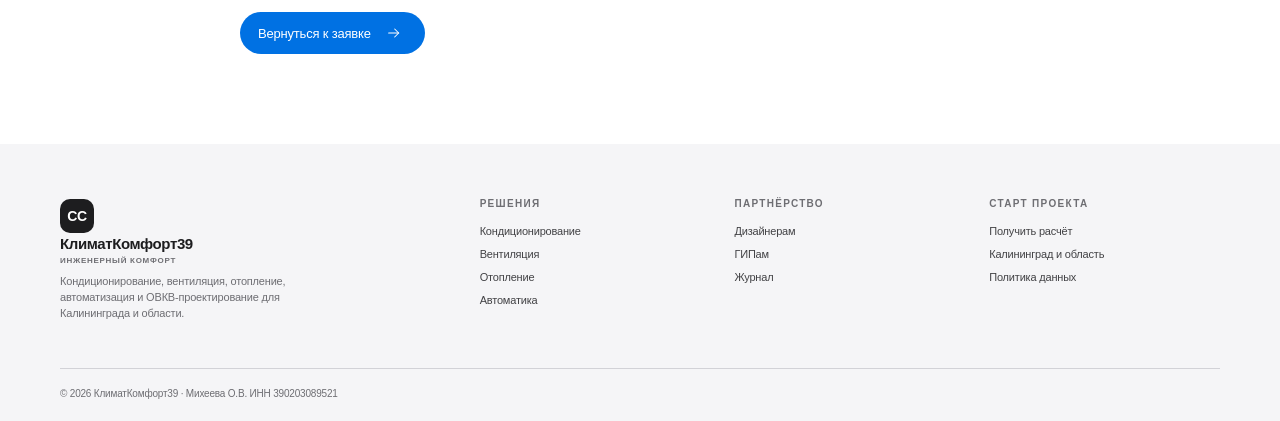
<file: privacy.html>
<!doctype html><html lang="ru"><head><meta charset="utf-8"><meta name="viewport" content="width=device-width,initial-scale=1"><meta name="description" content="Политика обработки персональных данных сайта climatcomfort39.ru."><meta name="theme-color" content="#000000"><title>Политика обработки персональных данных | КлиматКомфорт39</title><style>
:root{--navy:#071d33;--blue:#1956d7;--cyan:#97e9ff;--pink:#ff7462;--lime:#d8ff67;--cream:#fff9ef;--paper:#f2f5f8;--ink:#102b43;--muted:#52677a;--line:rgba(16,43,67,.15);--white:#fff;--shadow:0 22px 62px rgba(7,29,51,.18);--serif:Georgia,"Times New Roman",serif;--sans:Arial,Helvetica,sans-serif}
*{box-sizing:border-box}html{scroll-behavior:smooth}body{margin:0;background:var(--paper);color:var(--ink);font-family:var(--sans);font-size:16px;line-height:1.45}img{max-width:100%;display:block}a{color:inherit;text-decoration:none}button,input,textarea,select{font:inherit}.wrap{width:min(1160px,calc(100% - 36px));margin:auto}.skip{position:absolute;left:-999px}.skip:focus{left:20px;top:20px;background:#fff;padding:10px;z-index:99}.topline{height:9px;background:linear-gradient(90deg,var(--pink),#faad53 24%,var(--lime) 48%,var(--cyan) 72%,#6f72ff)}
.header{background:rgba(255,249,239,.96);border-bottom:1px solid var(--line);position:sticky;top:0;z-index:30}.nav{min-height:76px;display:flex;align-items:center;justify-content:space-between;gap:22px}.logo{display:flex;align-items:center;gap:10px;font-weight:900;letter-spacing:-.06em}.logo-mark{display:grid;place-items:center;width:38px;height:38px;border-radius:10px;background:var(--navy);box-shadow:inset -8px -8px 0 var(--pink);color:var(--cream);font-family:var(--serif);font-size:18px}.logo-text{font-size:17px}.logo-text small{display:block;color:var(--blue);font-size:9px;letter-spacing:.15em;text-transform:uppercase}.menu{display:flex;align-items:center;gap:18px}.menu a{font-size:12px;font-weight:800;color:#2c4760}.menu a.active{color:var(--blue);text-decoration:underline 3px var(--pink);text-underline-offset:8px}.menu a:hover{color:var(--pink)}.menu-btn{display:none;border:1px solid var(--line);background:#fff;border-radius:9px;padding:8px 10px}.mobile-menu{display:none}
.btn{display:inline-flex;align-items:center;gap:10px;padding:14px 19px;border:0;border-radius:999px;background:var(--navy);color:#fff;font-size:13px;font-weight:800;line-height:1;box-shadow:0 7px 0 rgba(7,29,51,.12);transition:.18s transform,.18s box-shadow;cursor:pointer}.btn:hover{transform:translateY(-3px);box-shadow:0 11px 0 rgba(7,29,51,.1)}.btn.pink{background:var(--pink);color:#3e1c28}.btn.lime{background:var(--lime);color:#183126}.btn.white{background:#fff;color:var(--navy)}.btn.line{border:1px solid currentColor;background:transparent;box-shadow:none}.btn .ico{width:16px!important;height:16px!important}.ico{width:26px!important;height:26px!important;min-width:26px!important;max-width:26px!important;max-height:26px!important;display:inline-block!important;vertical-align:middle!important;fill:none;stroke:currentColor;stroke-width:1.8;stroke-linecap:round;stroke-linejoin:round}.eyebrow{display:flex;align-items:center;gap:9px;margin:0 0 14px;color:var(--blue);font-size:10px;font-weight:900;letter-spacing:.16em;text-transform:uppercase}.eyebrow:before{content:"";width:24px;height:3px;border-radius:2px;background:var(--pink)}.eyebrow.light{color:var(--cyan)}.eyebrow.light:before{background:var(--lime)}h1,h2,h3,p{margin-top:0}h1{font:400 clamp(40px,5.7vw,76px)/.96 var(--serif);letter-spacing:-.065em}h2{font:400 clamp(30px,4vw,51px)/1.02 var(--serif);letter-spacing:-.055em}h3{font:400 24px/1.08 var(--serif);letter-spacing:-.035em}.lead{font-size:18px;line-height:1.55;color:#4a6177}.hero{position:relative;overflow:hidden;background:var(--navy);color:#fff}.hero:after{content:"";position:absolute;inset:0;pointer-events:none;background-image:linear-gradient(rgba(255,255,255,.05) 1px,transparent 1px),linear-gradient(90deg,rgba(255,255,255,.05) 1px,transparent 1px);background-size:44px 44px;mask-image:linear-gradient(90deg,#000,transparent 80%)}.hero-inner{position:relative;z-index:1;display:grid;grid-template-columns:1.05fr .95fr;min-height:560px;align-items:center;gap:25px;padding:65px 0}.hero-copy{padding:26px 0}.hero .lead{max-width:590px;color:#d4e3f3}.hero .buttons{margin-top:28px}.buttons{display:flex;flex-wrap:wrap;gap:10px}.hero-art{position:relative;height:470px}.hero-photo{width:100%;height:100%;object-fit:cover;border-radius:26px;transform:rotate(3deg);box-shadow:var(--shadow)}.orb{position:absolute;border-radius:50%;filter:blur(.2px)}.orb.a{width:142px;height:142px;right:-32px;top:-26px;background:var(--lime);mix-blend-mode:screen}.orb.b{width:100px;height:100px;left:-32px;bottom:24px;background:var(--pink)}.floating-card{position:absolute;left:-30px;bottom:48px;max-width:250px;padding:17px;border-radius:15px;background:rgba(255,255,255,.95);color:var(--navy);box-shadow:var(--shadow);transform:rotate(-3deg)}.floating-card b{font-size:12px}.floating-card span{display:block;margin-top:5px;color:#5b7182;font-size:11px}.floating-card .chip{display:inline-block;margin-bottom:7px;padding:4px 8px;background:var(--lime);border-radius:99px;font-weight:900;font-size:9px;text-transform:uppercase}.hero-code{position:absolute;right:28px;bottom:20px;color:var(--lime);font:700 64px/.8 var(--serif);letter-spacing:-.08em}.hero--blue{background:linear-gradient(130deg,#0b2248 0%,#1b58d6 62%,#3e61e8)}.hero--pink{background:linear-gradient(130deg,#171e43,#7c3a81 52%,#ff7462)}.hero--cream{background:var(--cream);color:var(--navy)}.hero--cream .lead{color:#4a6177}.hero--cream:after{background-image:radial-gradient(circle at 85% 20%,rgba(255,116,98,.42),transparent 22%),radial-gradient(circle at 75% 80%,rgba(151,233,255,.75),transparent 20%)}
.statbar{position:relative;z-index:2;margin-top:-45px}.stats{display:grid;grid-template-columns:repeat(4,1fr);overflow:hidden;border-radius:18px;box-shadow:var(--shadow);background:#fff}.stat{padding:20px;border-right:1px solid var(--line)}.stat:last-child{border:0}.stat b{display:block;color:var(--blue);font:400 32px/.95 var(--serif);letter-spacing:-.05em}.stat span{display:block;margin-top:6px;color:#5e7081;font-size:11px;font-weight:700;line-height:1.35}.marquee{overflow:hidden;border-top:1px solid var(--line);border-bottom:1px solid var(--line);background:var(--lime);padding:11px 0;white-space:nowrap}.marquee span{display:inline-block;padding-right:44px;color:var(--navy);font-size:11px;font-weight:900;letter-spacing:.14em;text-transform:uppercase}.section{padding:90px 0}.section.tight{padding:58px 0}.section.dark{background:var(--navy);color:#fff}.section.blue{background:#dff7ff}.section.pink-bg{background:#ffd5cf}.section.lime-bg{background:var(--lime)}.section-head{display:flex;align-items:end;justify-content:space-between;gap:30px;margin-bottom:38px}.section-head .lead{max-width:480px;margin:0}.cards{display:grid;grid-template-columns:repeat(4,1fr);gap:14px}.card{min-height:330px;position:relative;overflow:hidden;border-radius:20px;padding:19px;background:#fff;box-shadow:0 4px 0 rgba(16,43,67,.08)}.card.art{color:#fff;background:var(--navy)}.card.art img{position:absolute;inset:0;width:100%;height:100%;object-fit:cover}.card.art:after{content:"";position:absolute;inset:0;background:linear-gradient(0deg,rgba(7,29,51,.95),rgba(7,29,51,.1) 70%)}.card-content{position:relative;z-index:1;display:flex;height:100%;flex-direction:column}.num{font:900 12px/1 var(--sans);letter-spacing:.14em;color:var(--pink)}.tag{display:inline-block;width:max-content;padding:6px 8px;border:1px solid rgba(255,255,255,.38);border-radius:999px;font-size:9px;font-weight:900;letter-spacing:.08em;text-transform:uppercase}.card h3{margin:15px 0 10px;font-size:27px}.card p{margin:0;color:#d3e4f0;font-size:12px;line-height:1.5}.card .more{margin-top:auto;color:var(--lime);font-size:11px;font-weight:900}.split{display:grid;grid-template-columns:1fr 1fr;gap:65px;align-items:center}.visual-stack{position:relative;min-height:510px}.visual-stack .big{position:absolute;inset:0 50px 0 0;width:calc(100% - 50px);height:100%;object-fit:cover;border-radius:28px;box-shadow:var(--shadow)}.visual-stack .mini{position:absolute;right:0;bottom:36px;width:46%;height:44%;object-fit:cover;border:8px solid var(--paper);border-radius:22px;box-shadow:var(--shadow)}.visual-stack .sticker{position:absolute;right:27px;top:25px;width:130px;height:130px;display:grid;place-items:center;border-radius:50%;background:var(--pink);color:#341d29;text-align:center;font:400 23px/1 var(--serif);transform:rotate(12deg)}.ticks{display:grid;gap:13px;padding:0;margin:28px 0;list-style:none}.ticks li{display:flex;gap:11px;align-items:start;color:#405a70;font-size:14px}.tick{width:21px!important;height:21px!important;min-width:21px!important;padding:3px;border-radius:6px;background:var(--lime);color:var(--navy)}.bento{display:grid;grid-template-columns:1.1fr .9fr .9fr;gap:14px}.bento-item{min-height:235px;border-radius:20px;padding:24px;background:#fff;box-shadow:0 4px 0 rgba(16,43,67,.08)}.bento-item.navy{background:var(--navy);color:#fff}.bento-item.pink{background:var(--pink);color:#3d2530}.bento-item.cyan{background:var(--cyan);color:var(--navy)}.bento-item .ico{width:39px!important;height:39px!important;max-width:39px!important;max-height:39px!important;color:var(--blue)}.bento-item.navy .ico{color:var(--lime)}.bento-item h3{margin:18px 0 8px}.bento-item p{color:inherit;opacity:.75;font-size:12px}.diagram{position:relative;min-height:370px;overflow:hidden;border-radius:24px;background:linear-gradient(135deg,var(--blue),#6e71ff);padding:28px;color:#fff}.diagram:before{content:"";position:absolute;width:520px;height:520px;right:-180px;top:-160px;border:1px solid rgba(255,255,255,.25);border-radius:50%;box-shadow:0 0 0 45px rgba(255,255,255,.04),0 0 0 90px rgba(255,255,255,.04)}.diagram-grid{position:relative;z-index:1;display:grid;grid-template-columns:1fr 1fr;gap:10px;margin-top:26px}.diagram-box{padding:14px;border-radius:13px;border:1px solid rgba(255,255,255,.25);background:rgba(7,29,51,.16);font-size:12px}.diagram-box b{display:block;margin-top:8px;font:400 21px/1 var(--serif)}.diagram .center{position:absolute;z-index:2;right:88px;bottom:55px;width:130px;height:130px;display:grid;place-items:center;border-radius:50%;background:var(--lime);color:var(--navy);text-align:center;font:400 20px/1.1 var(--serif);box-shadow:0 0 0 16px rgba(216,255,103,.15)}.partner-band{position:relative;overflow:hidden;border-radius:28px;padding:56px;background:var(--navy);color:#fff}.partner-band img{position:absolute;inset:0 0 0 44%;width:56%;height:100%;object-fit:cover}.partner-band:after{content:"";position:absolute;inset:0;background:linear-gradient(90deg,var(--navy) 20%,rgba(7,29,51,.82) 52%,rgba(7,29,51,.08))}.partner-band>*{position:relative;z-index:1}.partner-band .lead{color:#d4e5f5;max-width:590px}.equipment{display:grid;grid-template-columns:repeat(3,1fr);gap:14px}.equip{overflow:hidden;border-radius:20px;background:#fff;border:1px solid var(--line)}.equip img{width:100%;height:230px;object-fit:cover;background:#eef0ed}.equip-body{padding:18px}.equip-body h3{margin:10px 0 6px;font-size:22px}.equip-body p{margin:0;color:var(--muted);font-size:12px}.small-note{margin-top:14px;color:#667a8c;font-size:10px}.faq{display:grid;grid-template-columns:.7fr 1.3fr;gap:55px}.faq-list{display:grid;gap:10px}.faq-item{border-radius:13px;background:#fff;overflow:hidden;border:1px solid var(--line)}.faq-item summary{list-style:none;cursor:pointer;padding:17px 47px 17px 17px;font-size:13px;font-weight:900;position:relative}.faq-item summary:after{content:"+";position:absolute;right:17px;top:12px;color:var(--pink);font:400 25px var(--serif)}.faq-item[open] summary:after{content:"−"}.faq-item div{padding:0 17px 17px;color:#526a7e;font-size:12px;line-height:1.55}.cta{display:flex;align-items:center;justify-content:space-between;gap:25px;border-radius:25px;padding:40px;background:linear-gradient(120deg,var(--pink),#ffad56);color:#3a2430}.cta h2{max-width:680px;margin:0;font-size:40px}.cta p{max-width:640px;margin:12px 0 0;font-size:14px}.page-top{position:relative;overflow:hidden;padding:72px 0 65px;background:var(--navy);color:#fff}.page-top:after{content:"";position:absolute;right:-8vw;top:-20vw;width:52vw;height:52vw;border-radius:50%;background:var(--pink);opacity:.7;filter:blur(1px)}.page-top .wrap{position:relative;z-index:1}.crumb{margin-bottom:30px;font-size:10px;font-weight:900;letter-spacing:.1em;text-transform:uppercase;color:var(--cyan)}.page-top .lead{max-width:690px;color:#d7e5f4}.page-top.blue{background:linear-gradient(125deg,#093060,var(--blue))}.page-top.cream{background:var(--cream);color:var(--navy)}.page-top.cream .lead{color:#4a6177}.page-top.cream:after{background:var(--cyan);opacity:.85}.service-nav{display:flex;flex-wrap:wrap;gap:9px;margin-bottom:36px}.service-nav a{padding:9px 12px;border-radius:999px;background:#fff;border:1px solid var(--line);font-size:11px;font-weight:900}.service-nav a:hover{background:var(--lime)}.service-block{display:grid;grid-template-columns:.9fr 1.1fr;gap:20px;margin:32px 0;padding:22px;border-radius:24px;background:#fff;box-shadow:0 4px 0 rgba(16,43,67,.06)}.service-block.reverse{grid-template-columns:1.1fr .9fr}.service-block .photo{min-height:320px;width:100%;height:100%;object-fit:cover;border-radius:17px}.service-copy{padding:15px}.service-copy p{color:var(--muted);font-size:14px}.micro-grid{display:grid;grid-template-columns:1fr 1fr;gap:9px;margin-top:20px}.micro{padding:13px;border-radius:12px;background:var(--paper);font-size:11px;font-weight:700;color:#38546a}.micro .ico{display:block;margin-bottom:7px;color:var(--blue);width:22px!important;height:22px!important}.models{display:grid;grid-template-columns:1fr 1fr;gap:14px}.model{display:grid;grid-template-columns:.73fr 1.27fr;min-height:300px;overflow:hidden;border-radius:20px;background:#fff;box-shadow:0 4px 0 rgba(16,43,67,.07)}.model img{width:100%;height:100%;object-fit:cover}.model div{padding:21px}.model h3{margin:13px 0 8px}.model p{font-size:12px;color:var(--muted)}.pills{display:flex;flex-wrap:wrap;gap:6px;margin-top:15px}.pill{padding:5px 8px;border-radius:999px;background:var(--cyan);font-size:9px;font-weight:900}.price-grid{display:grid;grid-template-columns:repeat(3,1fr);gap:14px}.price{min-height:310px;padding:24px;border-radius:20px;background:#fff;box-shadow:0 4px 0 rgba(16,43,67,.08)}.price.featured{background:var(--navy);color:#fff;transform:translateY(-12px)}.price .amount{margin:24px 0 7px;color:var(--pink);font:400 32px/1 var(--serif)}.price.featured .amount{color:var(--lime)}.price p{font-size:12px;color:var(--muted)}.price.featured p{color:#d1e1ed}.price ul{padding-left:16px;font-size:11px;line-height:1.7}.video-card{overflow:hidden;border-radius:25px;background:var(--navy);box-shadow:var(--shadow)}.video-card video{display:block;width:100%;aspect-ratio:16/9}.video-poster{position:relative;aspect-ratio:16/9;overflow:hidden}.video-poster img{width:100%;height:100%;object-fit:cover}.video-poster:after{content:"";position:absolute;inset:0;background:linear-gradient(90deg,rgba(7,29,51,.78),rgba(7,29,51,.06))}.video-play{position:absolute;z-index:1;left:28px;bottom:28px;display:flex;align-items:center;gap:12px;color:#fff;font:400 28px/1 var(--serif)}.video-play .ico{width:48px!important;height:48px!important;max-width:48px!important;max-height:48px!important;padding:12px;border-radius:50%;background:var(--lime);color:var(--navy)}.video-caption{display:flex;justify-content:space-between;padding:13px 17px;color:#d5e4f0;font-size:11px}.timeline{display:grid;grid-template-columns:repeat(4,1fr);gap:2px;background:var(--line);border:1px solid var(--line);border-radius:20px;overflow:hidden}.step{min-height:210px;padding:20px;background:#fff}.step b{display:block;color:var(--pink);font:400 33px/1 var(--serif)}.step h3{margin:35px 0 7px;font:900 14px var(--sans);letter-spacing:-.02em}.step p{margin:0;color:var(--muted);font-size:11px}.form-zone{display:grid;grid-template-columns:.75fr 1.25fr;gap:20px}.form-card{padding:28px;border-radius:24px;background:#fff;box-shadow:var(--shadow)}.form-grid{display:grid;grid-template-columns:1fr 1fr;gap:12px}.field{display:grid;gap:5px}.field.wide{grid-column:1/-1}.field label{font-size:10px;font-weight:900;letter-spacing:.07em;text-transform:uppercase;color:#476177}.field input,.field textarea,.field select{width:100%;padding:12px;border:1px solid #cbd8e2;border-radius:10px;background:#f9fcff;color:var(--ink);outline:none}.field textarea{min-height:110px;resize:vertical}.form-note,.status{margin:14px 0 0;color:#718396;font-size:10px}.contact-art{min-height:420px;padding:31px;border-radius:24px;background:linear-gradient(135deg,#1b5ce5,#12336f);color:#fff;position:relative;overflow:hidden}.contact-art:after{content:"";position:absolute;width:400px;height:400px;right:-130px;bottom:-160px;border-radius:50%;border:65px solid var(--lime);opacity:.8}.contact-points{position:relative;z-index:1;display:grid;gap:14px;margin-top:26px}.contact-point{display:flex;align-items:center;gap:13px;padding:12px;border:1px solid rgba(255,255,255,.25);border-radius:13px;background:rgba(255,255,255,.08)}.contact-point .ico{color:var(--lime)}.contact-point b{display:block;font-size:12px}.contact-point span{display:block;margin-top:2px;font-size:10px;color:#d3e3f2}.articles{display:grid;grid-template-columns:1.25fr .75fr;gap:16px}.article-card{overflow:hidden;border-radius:22px;background:#fff;box-shadow:0 4px 0 rgba(16,43,67,.08)}.article-card img{width:100%;height:245px;object-fit:cover}.article-card .inside{padding:22px}.article-card .meta{font-size:10px;font-weight:900;letter-spacing:.1em;color:var(--blue);text-transform:uppercase}.article-card h2{margin:12px 0;font-size:32px}.article-card p{color:var(--muted);font-size:13px}.side-stack{display:grid;gap:16px}.mini-article{min-height:210px;border-radius:22px;padding:23px;background:var(--navy);color:#fff}.mini-article.pink{background:var(--pink);color:#392331}.mini-article h3{margin:18px 0 8px;font-size:25px}.mini-article p{font-size:12px;opacity:.75}.article{display:grid;grid-template-columns:1fr 285px;gap:58px;padding:75px 0;border-top:1px solid var(--line)}.prose h2{font-size:42px}.prose h3{margin:32px 0 10px;font:900 18px var(--sans);letter-spacing:-.02em}.prose p,.prose li{color:#405c72;font-size:14px;line-height:1.65}.prose li{margin-bottom:7px}.answer{margin:22px 0;padding:19px;border-left:5px solid var(--pink);border-radius:0 15px 15px 0;background:#fff0ed;color:#4a4552;font-size:14px;line-height:1.6}.answer b{color:var(--navy)}.aside{height:max-content;position:sticky;top:100px;padding:20px;border-radius:18px;background:#fff}.aside b{display:block;margin-bottom:8px;font-size:12px}.aside a{display:block;padding:9px 0;border-bottom:1px solid var(--line);color:#45637a;font-size:11px}.legal{max-width:800px}.legal h2{margin:34px 0 12px;font-size:33px}.legal p,.legal li{color:#486077;font-size:14px}.footer{padding:48px 0 20px;background:var(--navy);color:#d5e4f2}.footgrid{display:grid;grid-template-columns:1.2fr repeat(3,.7fr);gap:24px;padding-bottom:35px}.footer .logo{color:#fff}.footer .logo-mark{background:#fff;color:var(--navy);box-shadow:inset -8px -8px 0 var(--lime)}.footer h4{margin:5px 0 12px;color:var(--lime);font-size:10px;letter-spacing:.13em;text-transform:uppercase}.footer a{display:block;margin:7px 0;color:#c6d8e9;font-size:11px}.footer p{max-width:270px;color:#b6c8d8;font-size:11px}.footline{display:flex;justify-content:space-between;gap:20px;padding-top:18px;border-top:1px solid rgba(255,255,255,.15);font-size:10px;color:#91a7ba}
@media(max-width:860px){.menu{display:none}.menu-btn{display:block}.mobile-menu{display:none;padding:10px 0 15px}.mobile-menu.open{display:grid;gap:7px}.mobile-menu a{padding:11px;border-radius:9px;background:#fff;font-size:12px;font-weight:800}.hero-inner,.split,.faq,.form-zone,.article{grid-template-columns:1fr}.hero-inner{padding:44px 0;min-height:auto}.hero-art{height:360px}.hero-copy{padding:0}.statbar{margin-top:0}.stats{grid-template-columns:1fr 1fr;border-radius:0}.stat:nth-child(2){border-right:0}.stat:nth-child(-n+2){border-bottom:1px solid var(--line)}.section{padding:65px 0}.section-head{display:block}.section-head .lead{margin-top:16px}.cards,.equipment,.bento,.price-grid{grid-template-columns:1fr 1fr}.card{min-height:290px}.visual-stack{min-height:380px}.partner-band{padding:35px}.partner-band img{opacity:.35;inset:0;width:100%}.timeline{grid-template-columns:1fr 1fr}.models{grid-template-columns:1fr}.article{gap:28px}.aside{position:static}.footgrid{grid-template-columns:1fr 1fr}.footer .intro{grid-column:span 2}}
@media(max-width:540px){body{font-size:15px}.wrap{width:min(100% - 26px,1160px)}.nav{min-height:66px}.logo-text{font-size:15px}.hero-art{height:290px}.hero h1{font-size:43px}.hero-code{font-size:48px}.floating-card{left:8px;bottom:15px}.cards,.equipment,.bento,.price-grid{grid-template-columns:1fr}.card{min-height:310px}.split{gap:34px}.visual-stack{min-height:300px}.visual-stack .big{inset:0 25px 0 0;width:calc(100% - 25px)}.visual-stack .mini{border-width:5px}.visual-stack .sticker{width:95px;height:95px;right:8px;font-size:17px}.faq{gap:30px}.cta{display:block;padding:28px}.cta h2{font-size:32px}.cta .btn{margin-top:18px}.service-block,.service-block.reverse{grid-template-columns:1fr;padding:12px}.service-block .photo{min-height:235px}.micro-grid{grid-template-columns:1fr 1fr}.model{grid-template-columns:.75fr 1.25fr}.model h3{font-size:21px}.model div{padding:15px}.timeline{grid-template-columns:1fr}.step{min-height:170px}.form-grid{grid-template-columns:1fr}.field.wide{grid-column:auto}.articles{grid-template-columns:1fr}.article-card h2{font-size:28px}.footgrid{grid-template-columns:1fr 1fr}.footline{display:block}.footline span{display:block;margin:5px 0}}

:root{--navy:#000;--blue:#0071e3;--cyan:#e8f4ff;--pink:#0071e3;--lime:#fff;--cream:#fbfbfd;--paper:#fff;--ink:#1d1d1f;--muted:#6e6e73;--line:rgba(29,29,31,.16);--white:#fff;--shadow:0 8px 28px rgba(0,0,0,.10);--serif:-apple-system,BlinkMacSystemFont,"SF Pro Display","Helvetica Neue",Arial,sans-serif;--sans:-apple-system,BlinkMacSystemFont,"SF Pro Text","Helvetica Neue",Arial,sans-serif}
body{background:#fff;color:#1d1d1f;font-family:var(--sans);letter-spacing:-.012em}.topline{height:1px;background:#d2d2d7}.header{background:rgba(251,251,253,.92);border-color:#d2d2d7;backdrop-filter:saturate(180%) blur(18px)}.nav{min-height:64px}.logo{letter-spacing:-.035em}.logo-mark{width:34px;height:34px;border-radius:10px;background:#1d1d1f;box-shadow:none;color:#fff;font-family:var(--sans);font-weight:700;font-size:14px}.logo-text{font-size:15px}.logo-text small{color:#6e6e73;font-size:8px;letter-spacing:.09em}.menu a{color:#1d1d1f;font-size:12px;font-weight:500}.menu a.active{color:#0071e3;text-decoration:none}.menu a:hover{color:#0071e3}.menu-btn{border-color:#d2d2d7;background:#fff;color:#1d1d1f}.eyebrow{gap:0;color:#6e6e73;font-size:11px;font-weight:600;letter-spacing:.02em;text-transform:none}.eyebrow:before{display:none}.eyebrow.light{color:#a1a1a6}.eyebrow.light:before{display:none}h1,h2,h3{font-family:var(--sans);font-weight:600;letter-spacing:-.045em}h1{line-height:1.03}h2{line-height:1.08}h3{font-weight:600}.lead{color:#6e6e73}.btn{border-radius:980px;background:#0071e3;color:#fff;box-shadow:none;font-weight:500;padding:13px 18px}.btn:hover{transform:none;box-shadow:none;background:#0077ed}.btn.pink{background:#0071e3;color:#fff}.btn.lime{background:#fff;color:#1d1d1f}.btn.white{background:#fff;color:#1d1d1f}.btn.line{border-color:#0071e3;color:#0071e3}.ico{stroke-width:1.55}.hero,.hero--blue,.hero--pink{background:#000}.hero:after{opacity:.42}.hero .lead{color:#a1a1a6}.hero-inner{min-height:580px}.hero-photo{border-radius:30px;transform:none;box-shadow:none}.orb.a{background:#c7e5ff;mix-blend-mode:normal;opacity:.75}.orb.b{background:#0071e3}.floating-card{border-radius:18px;box-shadow:0 12px 35px rgba(0,0,0,.25);transform:none}.floating-card .chip{background:#e8f4ff;color:#0071e3}.hero-code{color:#f5f5f7}.stats{box-shadow:none;border:1px solid #d2d2d7;border-radius:20px}.stat{padding:23px;background:#fff}.stat b{color:#1d1d1f;font-family:var(--sans);font-size:27px;font-weight:600}.stat span{color:#6e6e73}.marquee{background:#f5f5f7;border-color:#d2d2d7}.marquee span{color:#1d1d1f;font-weight:600;letter-spacing:.06em}.section{background:#fff}.section.dark{background:#000}.section.blue,.section.pink-bg,.section.lime-bg{background:#f5f5f7}.cards{gap:16px}.card{border-radius:20px;box-shadow:none;background:#f5f5f7}.card.art{background:#000}.card.art:after{background:linear-gradient(0deg,rgba(0,0,0,.86),rgba(0,0,0,.04) 72%)}.num{color:#0071e3;font-weight:600}.card .more{color:#fff}.split{gap:58px}.visual-stack .big,.visual-stack .mini{border-radius:28px;box-shadow:none}.visual-stack .mini{border-color:#fff}.visual-stack .sticker{background:#fff;color:#1d1d1f;box-shadow:0 5px 18px rgba(0,0,0,.12);transform:none;font-family:var(--sans);font-weight:600;font-size:17px}.ticks li{color:#424245}.tick{background:#e8f4ff;color:#0071e3;border-radius:50%}.bento{gap:16px}.bento-item{border-radius:20px;background:#f5f5f7;box-shadow:none}.bento-item.navy{background:#000}.bento-item.pink,.bento-item.cyan{background:#f5f5f7;color:#1d1d1f}.bento-item .ico{color:#0071e3}.bento-item.navy .ico{color:#fff}.diagram{background:#000;border-radius:28px}.diagram .center{top:26px;right:38px;bottom:auto;width:108px;height:108px;background:#fff;color:#1d1d1f;box-shadow:none;font-family:var(--sans);font-weight:600;font-size:16px}.diagram-grid{margin-top:118px}.diagram-box{background:#1d1d1f;border-color:#424245;border-radius:16px}.diagram-box b{font-family:var(--sans);font-weight:600}.partner-band{background:#000;border-radius:28px}.partner-band:after{background:linear-gradient(90deg,#000 18%,rgba(0,0,0,.8) 52%,rgba(0,0,0,.08))}.equipment{gap:16px}.equip{border:0;border-radius:20px;background:#f5f5f7}.equip-body h3{font-family:var(--sans);font-weight:600}.small-note{color:#6e6e73}.faq-item{border-color:#d2d2d7;border-radius:18px}.faq-item summary{font-weight:600}.faq-item summary:after{color:#0071e3}.faq-item div{color:#6e6e73}.cta{border-radius:28px;background:#0071e3;color:#fff}.cta .eyebrow{color:#dbeeff}.cta .eyebrow:before{display:none}.cta p{color:#e8f4ff}.page-top{background:#000}.page-top.blue{background:#000}.page-top.cream{background:#fbfbfd}.page-top.cream:after{background:#e8f4ff}.crumb{color:#6e6e73}.service-nav a{border-color:#d2d2d7;border-radius:980px;font-weight:500}.service-nav a:hover{background:#e8f4ff}.service-block{border-radius:24px;background:#f5f5f7;box-shadow:none}.service-block .photo{border-radius:18px}.service-copy p{color:#6e6e73}.micro{border-radius:14px;background:#fff;color:#424245}.micro .ico{color:#0071e3}.models{gap:16px}.model{border-radius:20px;background:#f5f5f7;box-shadow:none}.model img{object-fit:contain;background:#fff}.pill{background:#e8f4ff;color:#0066cc}.price{border-radius:20px;background:#f5f5f7;box-shadow:none}.price.featured{background:#000;transform:none}.price .amount{color:#0071e3;font-family:var(--sans);font-weight:600}.price.featured .amount{color:#fff}.video-card{border-radius:28px;box-shadow:none;background:#000}.video-play .ico{background:#fff;color:#0071e3}.timeline{border-color:#d2d2d7;background:#d2d2d7;border-radius:20px}.step{background:#fff}.step b{color:#0071e3;font-family:var(--sans);font-weight:600}.form-card{border-radius:24px;box-shadow:none;border:1px solid #d2d2d7}.field label{color:#6e6e73}.field input,.field textarea,.field select{border-color:#d2d2d7;background:#fff;border-radius:12px}.contact-art{background:#000;border-radius:28px}.contact-art:after{border-color:#0071e3}.contact-point{border-color:#424245;background:#1d1d1f}.contact-point .ico{color:#fff}.article-card{border-radius:22px;background:#f5f5f7;box-shadow:none}.mini-article{border-radius:22px;background:#000}.mini-article.pink{background:#f5f5f7;color:#1d1d1f}.answer{border-color:#0071e3;background:#f5f5f7;color:#424245}.answer b{color:#1d1d1f}.aside{border-radius:18px;background:#f5f5f7}.footer{background:#f5f5f7;color:#424245}.footer .logo{color:#1d1d1f}.footer .logo-mark{background:#1d1d1f;color:#fff;box-shadow:none}.footer h4{color:#6e6e73}.footer a{color:#424245}.footer p{color:#6e6e73}.footline{border-color:#d2d2d7;color:#6e6e73}.consent{display:flex;align-items:flex-start;gap:8px;margin:15px 0;color:#6e6e73;font-size:11px;line-height:1.4}.consent input{margin-top:2px;accent-color:#0071e3}.consent a{color:#0071e3;text-decoration:underline;text-underline-offset:2px}.modal-overlay{position:fixed;inset:0;z-index:999;display:none;place-items:center;padding:20px;background:rgba(0,0,0,.46);backdrop-filter:blur(7px)}.modal-overlay.open{display:grid}.consent-modal{width:min(560px,100%);padding:30px;border-radius:24px;background:#fff;box-shadow:0 18px 60px rgba(0,0,0,.35)}.consent-modal h3{font-size:27px;margin-bottom:12px}.consent-modal p{color:#6e6e73;font-size:13px;line-height:1.55}.consent-modal .buttons{margin-top:18px}
</style></head><body><div class="topline"></div><a class="skip" href="#content">К содержанию</a><header class="header"><div class="wrap nav"><a class="logo" href="index.html" aria-label="КлиматКомфорт39, главная"><span class="logo-mark">CC</span><span class="logo-text">КлиматКомфорт39<small>инженерный комфорт</small></span></a><nav class="menu" aria-label="Основное меню"><a class="" href="index.html">Главная</a><a class="" href="services.html">Решения</a><a class="" href="partners.html">Партнёрам</a><a class="" href="about.html">О нас</a><a class="" href="journal.html">Журнал</a><a class="" href="contacts.html">Контакты</a></nav><button class="menu-btn" type="button" onclick="document.querySelector('.mobile-menu').classList.toggle('open')">Меню</button></div><nav class="wrap mobile-menu" aria-label="Мобильное меню"><a href="index.html">Главная</a><a href="services.html">Решения</a><a href="partners.html">Партнёрам</a><a href="about.html">О нас</a><a href="journal.html">Журнал</a><a href="contacts.html">Контакты</a></nav></header><main id="content"><section class="page-top cream"><div class="wrap"><p class="crumb">Главная / Политика данных</p><p class="eyebrow">Редакция от 11 августа 2026 года</p><h1>Политика обработки<br>персональных данных</h1><p class="lead">Порядок обработки данных посетителей сайта climatcomfort39.ru и пользователей форм обратной связи.</p></div></section><section class="section"><div class="wrap legal"><div class="answer"><b>Оператор персональных данных:</b> Михеева О.В., ИНН 390203089521. Адрес для обращений: Калининград, ул. Ю. Гагарина, д. 11. Электронная почта: <a href="mailto:info@climatcomfort39.ru" style="color:#0071e3">info@climatcomfort39.ru</a>. Телефон: <a href="tel:+79114770784" style="color:#0071e3">+7 911 477‑07‑84</a>.</div><h2>1. Общие положения</h2><p>Настоящая Политика определяет порядок и условия обработки персональных данных посетителей сайта climatcomfort39.ru. Она разработана с учётом требований законодательства Российской Федерации о персональных данных, включая Федеральный закон № 152‑ФЗ «О персональных данных».</p><p>Оператор уважает право пользователя на неприкосновенность частной жизни и обрабатывает только те сведения, которые необходимы для ответа на обращение, подготовки расчёта, проектирования, заключения и исполнения договора, сервисного сопровождения либо выполнения обязанностей, установленных законом.</p><h2>2. Какие данные могут обрабатываться</h2><ul><li>фамилия, имя, отчество — если пользователь указывает их в форме или переписке;</li><li>номер телефона, адрес электронной почты, аккаунт мессенджера и предпочтительный способ связи;</li><li>сведения об объекте: адрес или район, площадь, тип объекта, стадия ремонта, сроки, инженерные требования;</li><li>планы, визуализации, технические задания, ссылки на облачные папки, фотографии объекта и иные материалы, которые пользователь добровольно направляет для подготовки предложения;</li><li>сведения о компании и должности — при обращении от имени дизайн-бюро, проектной или строительной организации;</li><li>технические сведения о работе сайта, cookie и обезличенные аналитические данные — только при подключении соответствующих сервисов и в объёме, разрешённом настройками пользователя.</li></ul><p>Не направляйте через формы сведения о здоровье, биометрические данные, платёжные реквизиты, пароли и иные специальные категории данных, если их передача не требуется законом или отдельным договором.</p><h2>3. Цели и правовые основания обработки</h2><ul><li><b>Ответ на заявку:</b> звонок, сообщение, согласование встречи, осмотра или технической консультации.</li><li><b>Подготовка предложения:</b> расчёт, инженерный бриф, подбор решения, проектирование ОВКВ и согласование сметы.</li><li><b>Исполнение договора:</b> поставка, монтаж, пусконаладка, гарантийное и сервисное взаимодействие.</li><li><b>Партнёрское взаимодействие:</b> обработка обращений дизайнеров, архитекторов, ГИПов и проектных организаций.</li><li><b>Защита интересов Оператора и пользователя:</b> предотвращение технических сбоев, рассмотрение обращений и соблюдение требований законодательства.</li></ul><p>Правовым основанием является согласие пользователя, выраженное при отправке формы и подтверждённое во всплывающем окне соглашения; необходимость действий по заявке пользователя до заключения договора; исполнение заключённого договора; а также обязанности Оператора, установленные законодательством.</p><h2>4. Действия с данными и сроки хранения</h2><p>Оператор может собирать, записывать, систематизировать, хранить, уточнять, использовать, передавать в ограниченных случаях, блокировать и уничтожать данные. Доступ к сведениям предоставляется только сотрудникам и привлечённым исполнителям, которым он необходим для соответствующей задачи и которые обязаны соблюдать конфиденциальность.</p><p>Данные из первичной заявки хранятся не дольше 3 лет с даты последнего взаимодействия, если пользователь не стал клиентом и более длительный срок не требуется законом. Данные по заключённому договору хранятся в сроки, необходимые для исполнения договора, защиты прав сторон и соблюдения требований бухгалтерского, налогового и иного обязательного учёта.</p><h2>5. Передача третьим лицам, Cloudflare и Telegram</h2><p>Оператор не продаёт персональные данные и не передаёт их третьим лицам для самостоятельного маркетинга. Передача возможна только когда она необходима для исполнения запроса или договора: поставщику оборудования, монтажной бригаде, проектировщику, сервисному специалисту, хостинг-провайдеру, оператору связи или иному исполнителю в пределах конкретной задачи.</p><p>Для получения заявок с сайта Оператор использует технический маршрут Cloudflare Worker и закрытый рабочий чат Telegram. После подтверждения согласия форма передаёт в этот маршрут только сведения, указанные пользователем: имя, контакт, тип объекта, выбранную услугу, комментарий и техническую отметку о согласии. Сообщение становится доступно только уполномоченным сотрудникам, добавленным в закрытый рабочий чат, для ответа на запрос и подготовки предложения.</p><p>Использование Telegram предполагает передачу данных в сервис третьего лица. До постоянного запуска Оператор должен проверить применимые требования к трансграничной передаче персональных данных и при необходимости дополнить форму отдельным согласием. Входящие webhook и REST API Битрикс24 в текущей бесплатной схеме не используются. При последующем подключении Битрикс24 этот раздел Политики будет обновлён до начала передачи данных в CRM.</p><h2>6. Cookie и аналитика</h2><p>Сайт может использовать технические cookie, необходимые для корректной работы интерфейса. Подключение систем веб-аналитики, рекламных пикселей или call-tracking осуществляется только после настройки соответствующего уведомления и получения требуемого согласия. Пользователь может ограничить cookie в настройках браузера, однако это может повлиять на работу отдельных функций сайта.</p><h2>7. Права пользователя</h2><p>Пользователь вправе получить сведения об обработке своих персональных данных, потребовать уточнения неточных данных, ограничить обработку в предусмотренных законом случаях, отозвать согласие и потребовать удаления данных, если для дальнейшей обработки нет законного основания.</p><p>Для реализации прав направьте обращение на <a href="mailto:info@climatcomfort39.ru" style="color:#0071e3">info@climatcomfort39.ru</a> с темой «Персональные данные» либо по адресу: Калининград, ул. Ю. Гагарина, д. 11. В обращении укажите контакт, который был использован при заявке, и суть запроса. Оператор вправе запросить разумное подтверждение личности, чтобы не раскрыть данные третьему лицу.</p><h2>8. Защита данных</h2><p>Оператор применяет организационные и технические меры, соразмерные характеру обрабатываемых данных: разграничение доступа, использование защищённых каналов, учёт заявок, контроль подрядчиков и ограничение объёма передаваемой информации. Однако пользователь также должен соблюдать разумную осторожность и не передавать в открытых формах данные, не относящиеся к запросу.</p><h2>9. Согласие при отправке формы</h2><p>Перед отправкой любой формы пользователь отмечает чекбокс согласия и подтверждает его во всплывающем окне. Нажатие «Подписать и отправить» означает, что пользователь ознакомился с Политикой, даёт согласие на обработку указанных данных для выбранной цели и подтверждает достоверность предоставленных контактных сведений. Согласие действует до его отзыва, если иной срок не требуется для исполнения договора или законом.</p><h2>10. Изменение Политики</h2><p>Оператор вправе обновлять Политику при изменении процессов, используемых сервисов или требований законодательства. Актуальная редакция размещается на этой странице с датой обновления. Существенные изменения в составе получателей данных или целях обработки будут отражены в тексте Политики до начала такого использования.</p><div class="answer"><b>Практическая рекомендация перед запуском:</b> проверьте этот документ у профильного юриста после подключения Cloudflare Worker, Telegram, хостинга и аналитики. Это позволит зафиксировать точный перечень обработчиков, требования к трансграничной передаче и сроки хранения для вашей реальной операционной модели.</div><a class="btn" href="contacts.html">Вернуться к заявке <svg class="ico" viewBox="0 0 24 24" aria-hidden="true"><path d="M4 12h15"/><path d="m13 6 6 6-6 6"/></svg></a></div></section></main><footer class="footer"><div class="wrap"><div class="footgrid"><div class="intro"><a class="logo" href="index.html" aria-label="КлиматКомфорт39, главная"><span class="logo-mark">CC</span><span class="logo-text">КлиматКомфорт39<small>инженерный комфорт</small></span></a><p>Кондиционирование, вентиляция, отопление, автоматизация и ОВКВ-проектирование для Калининграда и области.</p></div><div><h4>Решения</h4><a href="services.html#air">Кондиционирование</a><a href="services.html#vent">Вентиляция</a><a href="services.html#heat">Отопление</a><a href="services.html#auto">Автоматика</a></div><div><h4>Партнёрство</h4><a href="partners.html">Дизайнерам</a><a href="partners.html#org">ГИПам</a><a href="journal.html">Журнал</a></div><div><h4>Старт проекта</h4><a href="contacts.html">Получить расчёт</a><a href="contacts.html">Калининград и область</a><a href="privacy.html">Политика данных</a></div></div><div class="footline"><span>© 2026 КлиматКомфорт39 · Михеева О.В. ИНН 390203089521</span></div></div></footer><div class="modal-overlay" id="consent-modal" role="dialog" aria-modal="true" aria-labelledby="consent-title"><div class="consent-modal"><p class="eyebrow">Персональные данные</p><h3 id="consent-title">Подтверждение согласия</h3><p id="consent-copy">Перед отправкой запроса необходимо подтвердить согласие на обработку персональных данных.</p><div class="buttons"><button class="btn" id="consent-confirm" type="button">Подписать и отправить</button><button class="btn line" id="consent-cancel" type="button">Отмена</button></div></div></div><script>
window.CLIMATCOMFORT_CONFIG = {
  mode: 'demo',
  bitrix24: {
    enabled: false,
    // В production укажите защищённый серверный proxy endpoint, а не публичный webhook Bitrix24.
    proxyEndpoint: '/api/bitrix24/lead',
    entity: 'crm.lead.add',
    defaultSource: 'climatcomfort39.ru'
  }
};
(function () {
  const modal = document.getElementById('consent-modal');
  const copy = document.getElementById('consent-copy');
  const confirm = document.getElementById('consent-confirm');
  const cancel = document.getElementById('consent-cancel');
  let pendingForm = null;

  function openModal(text, form, needsCheck) {
    pendingForm = form || null;
    copy.textContent = text;
    confirm.textContent = needsCheck ? 'Вернуться к согласию' : 'Подписать и отправить';
    confirm.dataset.needsCheck = needsCheck ? '1' : '0';
    modal.classList.add('open');
    confirm.focus();
  }
  function closeModal() { modal.classList.remove('open'); pendingForm = null; }
  function completeSubmission(form) {
    const status = form.querySelector('.status');
    const payload = {
      title: form.dataset.b24Source || window.location.pathname,
      source: form.dataset.b24Source || window.CLIMATCOMFORT_CONFIG.bitrix24.defaultSource,
      fields: Object.fromEntries(new FormData(form).entries()),
      consent: { accepted: true, policy: 'privacy.html', acceptedAt: new Date().toISOString() }
    };
    const b24 = window.CLIMATCOMFORT_CONFIG.bitrix24;
    if (window.CLIMATCOMFORT_CONFIG.mode === 'bitrix24' && b24.enabled && b24.proxyEndpoint) {
      fetch(b24.proxyEndpoint, { method: 'POST', headers: { 'Content-Type': 'application/json' }, body: JSON.stringify(payload) })
        .then(r => { if (!r.ok) throw new Error('CRM request failed'); return r.json(); })
        .then(() => { status.textContent = 'Согласие подтверждено. Запрос передан в CRM Битрикс24.'; form.reset(); })
        .catch(() => { status.textContent = 'Согласие подтверждено. Не удалось передать заявку в CRM; свяжитесь с нами по телефону или e-mail.'; });
    } else {
      status.textContent = 'Согласие подтверждено. В демо-версии заявка не передаётся в CRM. После подключения защищённого API Битрикс24 этот же сценарий создаст лид.';
      form.reset();
    }
  }
  document.querySelectorAll('form[data-b24-form], form[data-demo]').forEach(form => {
    form.addEventListener('submit', event => {
      event.preventDefault();
      const consent = form.querySelector('[data-consent]');
      if (!consent || !consent.checked) {
        openModal('Для подписания соглашения отметьте согласие на обработку персональных данных в форме. Без него запрос не будет отправлен.', form, true);
        return;
      }
      openModal('Нажимая «Подписать и отправить», вы подтверждаете согласие на обработку указанных персональных данных для ответа на запрос и подготовки предложения. Полный текст размещён в Политике обработки персональных данных.', form, false);
    });
  });
  confirm.addEventListener('click', () => {
    if (!pendingForm) return closeModal();
    if (confirm.dataset.needsCheck === '1') {
      const form = pendingForm;
      closeModal();
      form.querySelector('[data-consent]')?.focus();
      return;
    }
    const form = pendingForm;
    closeModal();
    completeSubmission(form);
  });
  cancel.addEventListener('click', closeModal);
  modal.addEventListener('click', event => { if (event.target === modal) closeModal(); });
  document.addEventListener('keydown', event => { if (event.key === 'Escape') closeModal(); });
})();
</script></body></html>
</file>
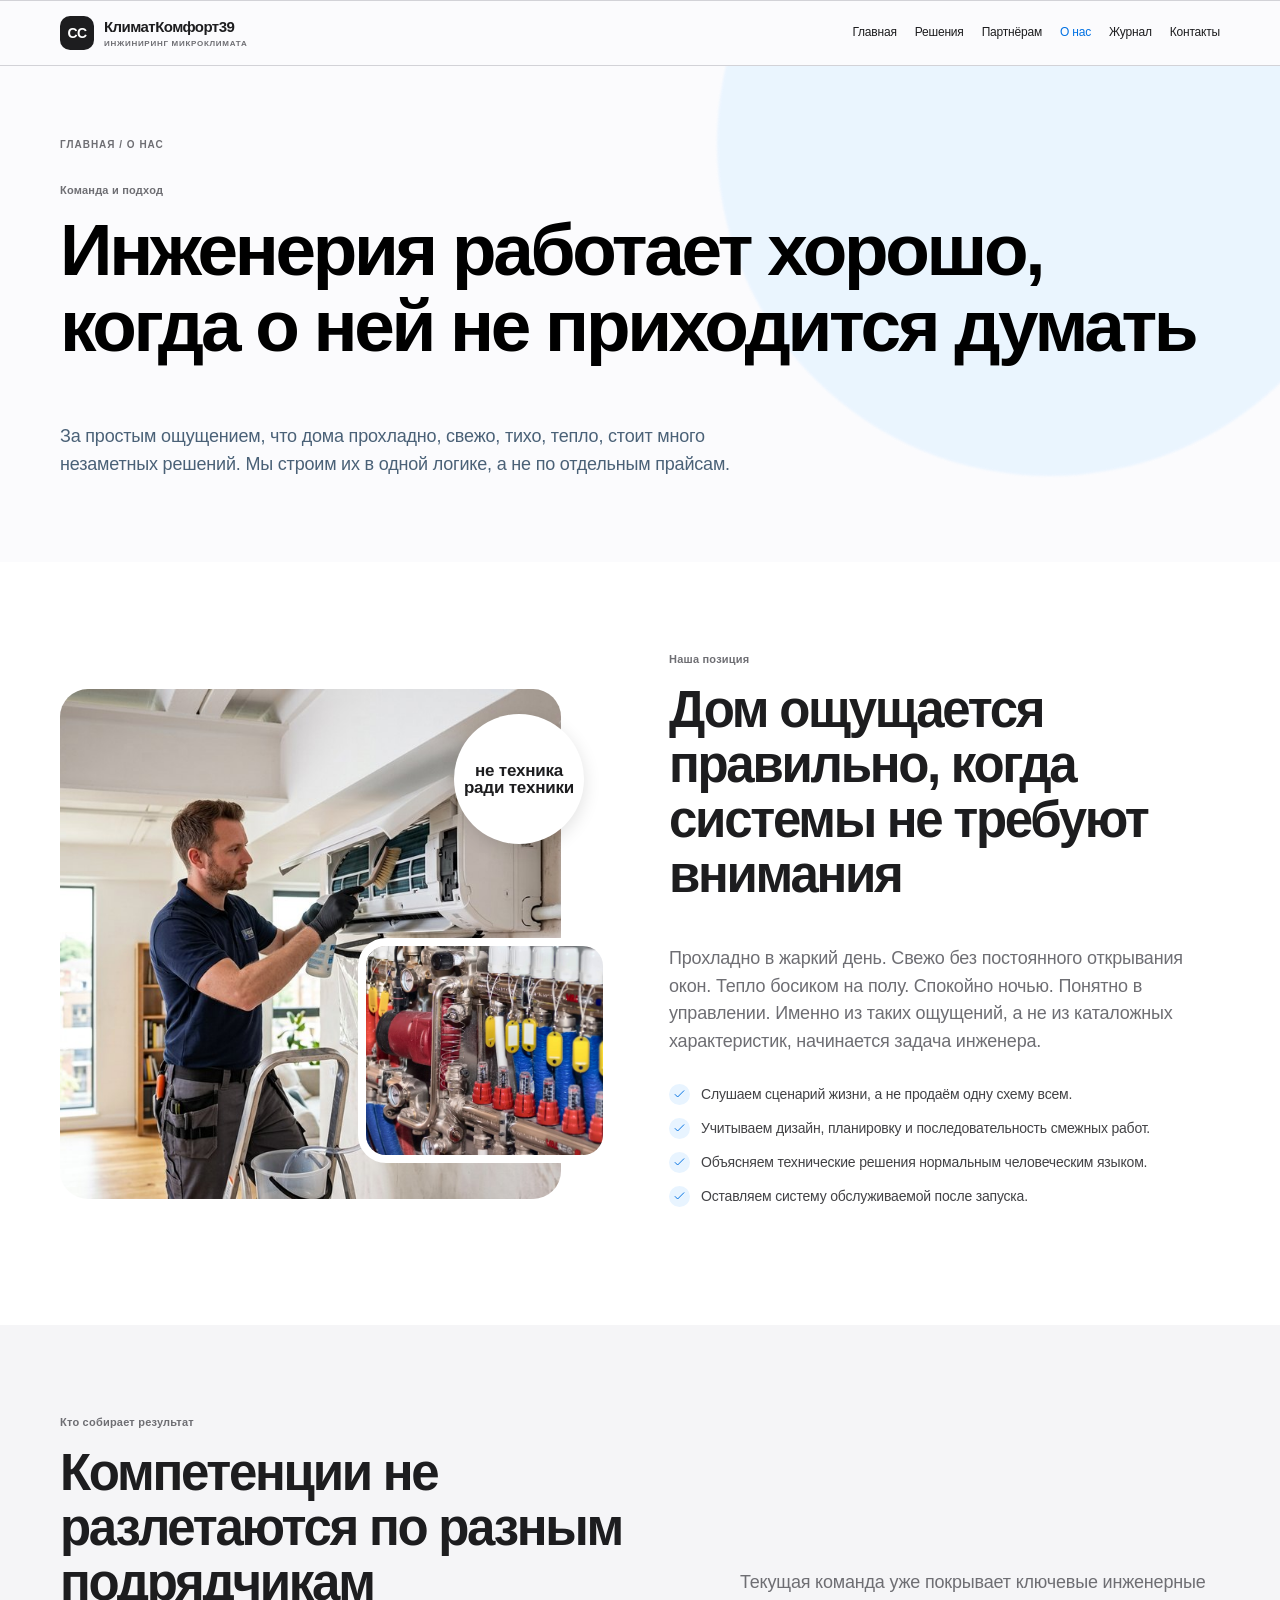
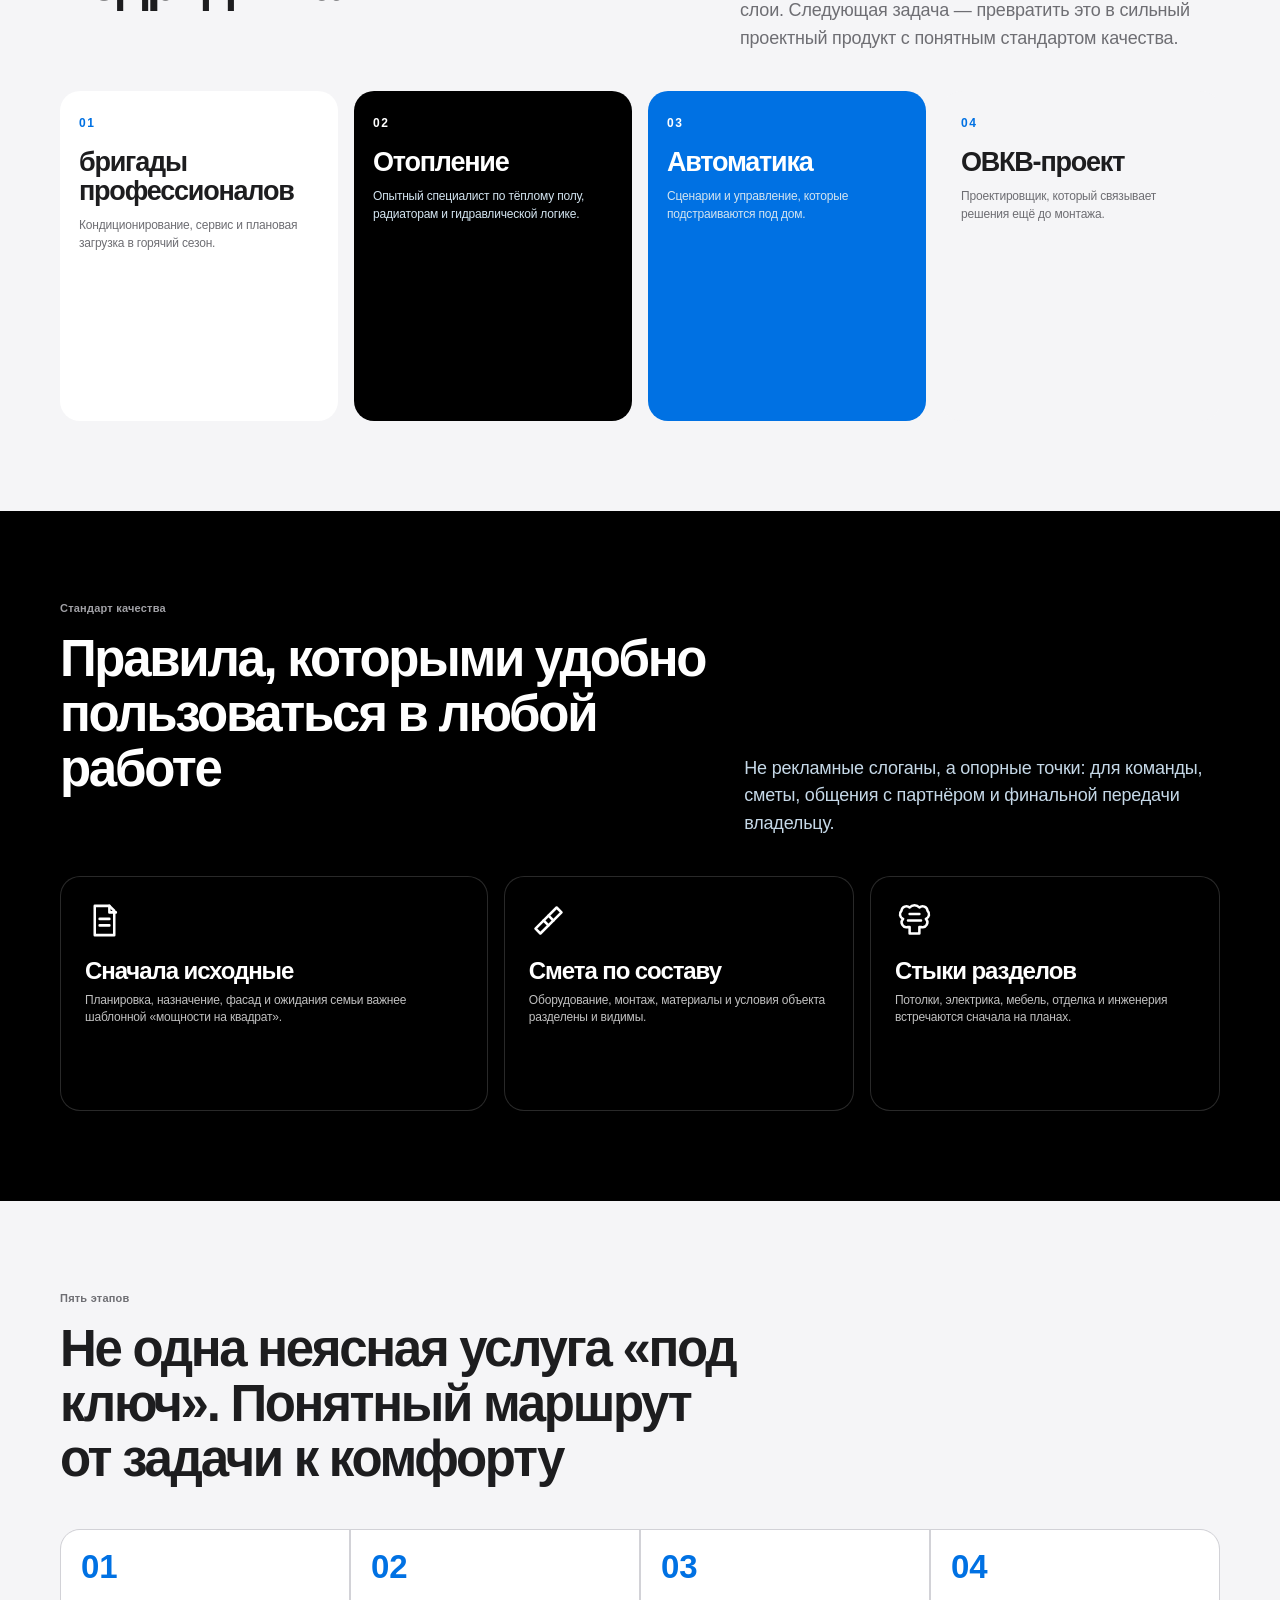
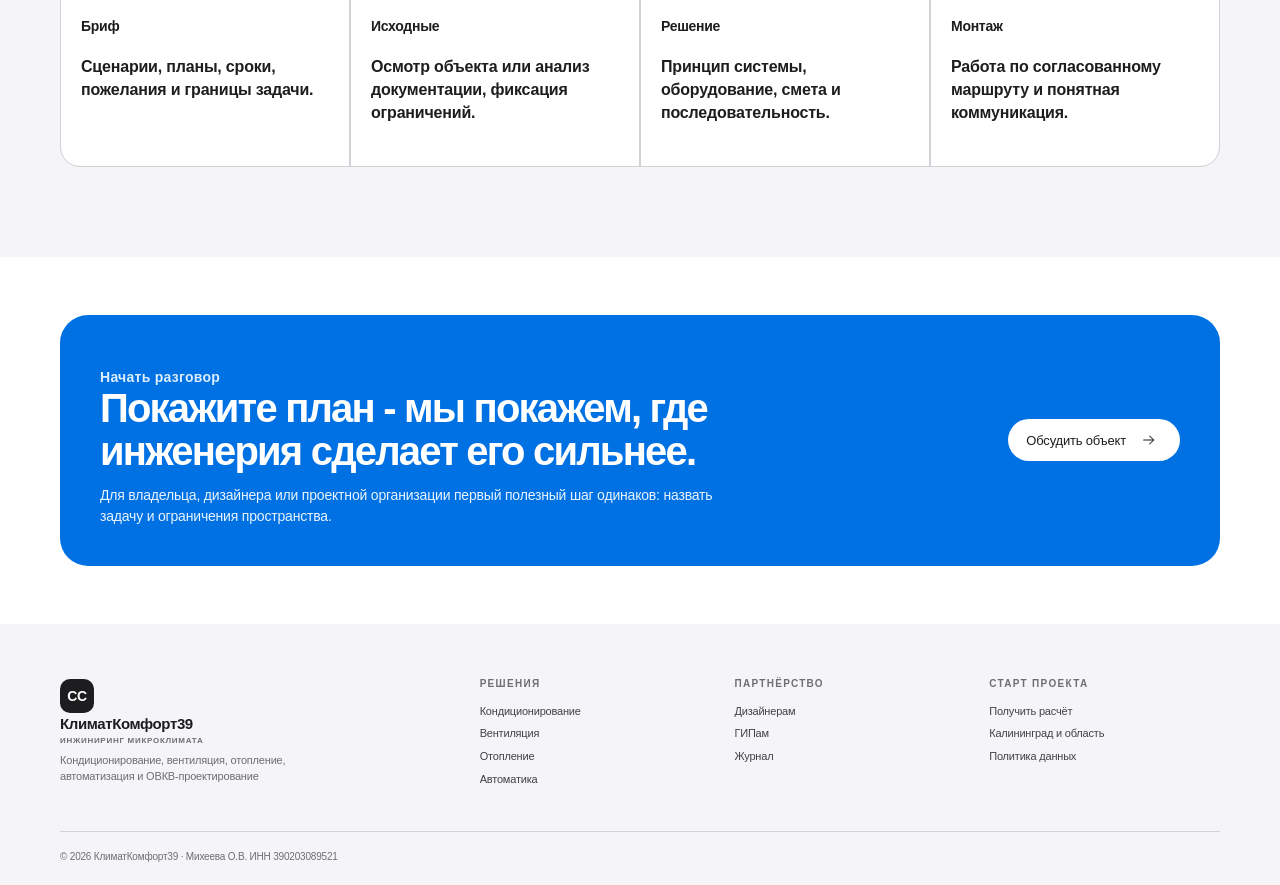
<file: assets/references/user-html-2026-08-18/about.html>
<!doctype html><html lang="ru"><head><meta charset="utf-8"><meta name="viewport" content="width=device-width,initial-scale=1"><meta name="description" content="Команда по кондиционированию, вентиляции, отоплению, автоматике и ОВКВ в Калининграде."><meta name="theme-color" content="#000000"><title>О компании | КлиматКомфорт39</title><style>
:root{--navy:#071d33;--blue:#1956d7;--cyan:#97e9ff;--pink:#ff7462;--lime:#d8ff67;--cream:#fff9ef;--paper:#f2f5f8;--ink:#102b43;--muted:#52677a;--line:rgba(16,43,67,.15);--white:#fff;--shadow:0 22px 62px rgba(7,29,51,.18);--serif:Georgia,"Times New Roman",serif;--sans:Arial,Helvetica,sans-serif}
*{box-sizing:border-box}html{scroll-behavior:smooth}body{margin:0;background:var(--paper);color:var(--ink);font-family:var(--sans);font-size:16px;line-height:1.45}img{max-width:100%;display:block}a{color:inherit;text-decoration:none}button,input,textarea,select{font:inherit}.wrap{width:min(1160px,calc(100% - 36px));margin:auto}.skip{position:absolute;left:-999px}.skip:focus{left:20px;top:20px;background:#fff;padding:10px;z-index:99}.topline{height:9px;background:linear-gradient(90deg,var(--pink),#faad53 24%,var(--lime) 48%,var(--cyan) 72%,#6f72ff)}
.header{background:rgba(255,249,239,.96);border-bottom:1px solid var(--line);position:sticky;top:0;z-index:30}.nav{min-height:76px;display:flex;align-items:center;justify-content:space-between;gap:22px}.logo{display:flex;align-items:center;gap:10px;font-weight:900;letter-spacing:-.06em}.logo-mark{display:grid;place-items:center;width:38px;height:38px;border-radius:10px;background:var(--navy);box-shadow:inset -8px -8px 0 var(--pink);color:var(--cream);font-family:var(--serif);font-size:18px}.logo-text{font-size:17px}.logo-text small{display:block;color:var(--blue);font-size:9px;letter-spacing:.15em;text-transform:uppercase}.menu{display:flex;align-items:center;gap:18px}.menu a{font-size:12px;font-weight:800;color:#2c4760}.menu a.active{color:var(--blue);text-decoration:underline 3px var(--pink);text-underline-offset:8px}.menu a:hover{color:var(--pink)}.menu-btn{display:none;border:1px solid var(--line);background:#fff;border-radius:9px;padding:8px 10px}.mobile-menu{display:none}
.btn{display:inline-flex;align-items:center;gap:10px;padding:14px 19px;border:0;border-radius:999px;background:var(--navy);color:#fff;font-size:13px;font-weight:800;line-height:1;box-shadow:0 7px 0 rgba(7,29,51,.12);transition:.18s transform,.18s box-shadow;cursor:pointer}.btn:hover{transform:translateY(-3px);box-shadow:0 11px 0 rgba(7,29,51,.1)}.btn.pink{background:var(--pink);color:#3e1c28}.btn.lime{background:var(--lime);color:#183126}.btn.white{background:#fff;color:var(--navy)}.btn.line{border:1px solid currentColor;background:transparent;box-shadow:none}.btn .ico{width:16px!important;height:16px!important}.ico{width:26px!important;height:26px!important;min-width:26px!important;max-width:26px!important;max-height:26px!important;display:inline-block!important;vertical-align:middle!important;fill:none;stroke:currentColor;stroke-width:1.8;stroke-linecap:round;stroke-linejoin:round}.eyebrow{display:flex;align-items:center;gap:9px;margin:0 0 14px;color:var(--blue);font-size:10px;font-weight:900;letter-spacing:.16em;text-transform:uppercase}.eyebrow:before{content:"";width:24px;height:3px;border-radius:2px;background:var(--pink)}.eyebrow.light{color:var(--cyan)}.eyebrow.light:before{background:var(--lime)}h1,h2,h3,p{margin-top:0}h1{font:400 clamp(40px,5.7vw,76px)/.96 var(--serif);letter-spacing:-.065em}h2{font:400 clamp(30px,4vw,51px)/1.02 var(--serif);letter-spacing:-.055em}h3{font:400 24px/1.08 var(--serif);letter-spacing:-.035em}.lead{font-size:18px;line-height:1.55;color:#4a6177}.hero{position:relative;overflow:hidden;background:var(--navy);color:#fff}.hero:after{content:"";position:absolute;inset:0;pointer-events:none;background-image:linear-gradient(rgba(255,255,255,.05) 1px,transparent 1px),linear-gradient(90deg,rgba(255,255,255,.05) 1px,transparent 1px);background-size:44px 44px;mask-image:linear-gradient(90deg,#000,transparent 80%)}.hero-inner{position:relative;z-index:1;display:grid;grid-template-columns:1.05fr .95fr;min-height:560px;align-items:center;gap:25px;padding:65px 0}.hero-copy{padding:26px 0}.hero .lead{max-width:590px;color:#d4e3f3}.hero .buttons{margin-top:28px}.buttons{display:flex;flex-wrap:wrap;gap:10px}.hero-art{position:relative;height:470px}.hero-photo{width:100%;height:100%;object-fit:cover;border-radius:26px;transform:rotate(3deg);box-shadow:var(--shadow)}.orb{position:absolute;border-radius:50%;filter:blur(.2px)}.orb.a{width:142px;height:142px;right:-32px;top:-26px;background:var(--lime);mix-blend-mode:screen}.orb.b{width:100px;height:100px;left:-32px;bottom:24px;background:var(--pink)}.floating-card{position:absolute;left:-30px;bottom:48px;max-width:250px;padding:17px;border-radius:15px;background:rgba(255,255,255,.95);color:var(--navy);box-shadow:var(--shadow);transform:rotate(-3deg)}.floating-card b{font-size:12px}.floating-card span{display:block;margin-top:5px;color:#5b7182;font-size:11px}.floating-card .chip{display:inline-block;margin-bottom:7px;padding:4px 8px;background:var(--lime);border-radius:99px;font-weight:900;font-size:9px;text-transform:uppercase}.hero-code{position:absolute;right:28px;bottom:20px;color:var(--lime);font:700 64px/.8 var(--serif);letter-spacing:-.08em}.hero--blue{background:linear-gradient(130deg,#0b2248 0%,#1b58d6 62%,#3e61e8)}.hero--pink{background:linear-gradient(130deg,#171e43,#7c3a81 52%,#ff7462)}.hero--cream{background:var(--cream);color:var(--navy)}.hero--cream .lead{color:#4a6177}.hero--cream:after{background-image:radial-gradient(circle at 85% 20%,rgba(255,116,98,.42),transparent 22%),radial-gradient(circle at 75% 80%,rgba(151,233,255,.75),transparent 20%)}
.statbar{position:relative;z-index:2;margin-top:-45px}.stats{display:grid;grid-template-columns:repeat(4,1fr);overflow:hidden;border-radius:18px;box-shadow:var(--shadow);background:#fff}.stat{padding:20px;border-right:1px solid var(--line)}.stat:last-child{border:0}.stat b{display:block;color:var(--blue);font:400 32px/.95 var(--serif);letter-spacing:-.05em}.stat span{display:block;margin-top:6px;color:#5e7081;font-size:11px;font-weight:700;line-height:1.35}.marquee{overflow:hidden;border-top:1px solid var(--line);border-bottom:1px solid var(--line);background:var(--lime);padding:11px 0;white-space:nowrap}.marquee span{display:inline-block;padding-right:44px;color:var(--navy);font-size:11px;font-weight:900;letter-spacing:.14em;text-transform:uppercase}.section{padding:90px 0}.section.tight{padding:58px 0}.section.dark{background:var(--navy);color:#fff}.section.blue{background:#dff7ff}.section.pink-bg{background:#ffd5cf}.section.lime-bg{background:var(--lime)}.section-head{display:flex;align-items:end;justify-content:space-between;gap:30px;margin-bottom:38px}.section-head .lead{max-width:480px;margin:0}.cards{display:grid;grid-template-columns:repeat(4,1fr);gap:14px}.card{min-height:330px;position:relative;overflow:hidden;border-radius:20px;padding:19px;background:#fff;box-shadow:0 4px 0 rgba(16,43,67,.08)}.card.art{color:#fff;background:var(--navy)}.card.art img{position:absolute;inset:0;width:100%;height:100%;object-fit:cover}.card.art:after{content:"";position:absolute;inset:0;background:linear-gradient(0deg,rgba(7,29,51,.95),rgba(7,29,51,.1) 70%)}.card-content{position:relative;z-index:1;display:flex;height:100%;flex-direction:column}.num{font:900 12px/1 var(--sans);letter-spacing:.14em;color:var(--pink)}.tag{display:inline-block;width:max-content;padding:6px 8px;border:1px solid rgba(255,255,255,.38);border-radius:999px;font-size:9px;font-weight:900;letter-spacing:.08em;text-transform:uppercase}.card h3{margin:15px 0 10px;font-size:27px}.card p{margin:0;color:#d3e4f0;font-size:12px;line-height:1.5}.card .more{margin-top:auto;color:var(--lime);font-size:11px;font-weight:900}.split{display:grid;grid-template-columns:1fr 1fr;gap:65px;align-items:center}.visual-stack{position:relative;min-height:510px}.visual-stack .big{position:absolute;inset:0 50px 0 0;width:calc(100% - 50px);height:100%;object-fit:cover;border-radius:28px;box-shadow:var(--shadow)}.visual-stack .mini{position:absolute;right:0;bottom:36px;width:46%;height:44%;object-fit:cover;border:8px solid var(--paper);border-radius:22px;box-shadow:var(--shadow)}.visual-stack .sticker{position:absolute;right:27px;top:25px;width:130px;height:130px;display:grid;place-items:center;border-radius:50%;background:var(--pink);color:#341d29;text-align:center;font:400 23px/1 var(--serif);transform:rotate(12deg)}.ticks{display:grid;gap:13px;padding:0;margin:28px 0;list-style:none}.ticks li{display:flex;gap:11px;align-items:start;color:#405a70;font-size:14px}.tick{width:21px!important;height:21px!important;min-width:21px!important;padding:3px;border-radius:6px;background:var(--lime);color:var(--navy)}.bento{display:grid;grid-template-columns:1.1fr .9fr .9fr;gap:14px}.bento-item{min-height:235px;border-radius:20px;padding:24px;background:#fff;box-shadow:0 4px 0 rgba(16,43,67,.08)}.bento-item.navy{background:var(--navy);color:#fff}.bento-item.pink{background:var(--pink);color:#3d2530}.bento-item.cyan{background:var(--cyan);color:var(--navy)}.bento-item .ico{width:39px!important;height:39px!important;max-width:39px!important;max-height:39px!important;color:var(--blue)}.bento-item.navy .ico{color:var(--lime)}.bento-item h3{margin:18px 0 8px}.bento-item p{color:inherit;opacity:.75;font-size:12px}.diagram{position:relative;min-height:370px;overflow:hidden;border-radius:24px;background:linear-gradient(135deg,var(--blue),#6e71ff);padding:28px;color:#fff}.diagram:before{content:"";position:absolute;width:520px;height:520px;right:-180px;top:-160px;border:1px solid rgba(255,255,255,.25);border-radius:50%;box-shadow:0 0 0 45px rgba(255,255,255,.04),0 0 0 90px rgba(255,255,255,.04)}.diagram-grid{position:relative;z-index:1;display:grid;grid-template-columns:1fr 1fr;gap:10px;margin-top:26px}.diagram-box{padding:14px;border-radius:13px;border:1px solid rgba(255,255,255,.25);background:rgba(7,29,51,.16);font-size:12px}.diagram-box b{display:block;margin-top:8px;font:400 21px/1 var(--serif)}.diagram .center{position:absolute;z-index:2;right:88px;bottom:55px;width:130px;height:130px;display:grid;place-items:center;border-radius:50%;background:var(--lime);color:var(--navy);text-align:center;font:400 20px/1.1 var(--serif);box-shadow:0 0 0 16px rgba(216,255,103,.15)}.partner-band{position:relative;overflow:hidden;border-radius:28px;padding:56px;background:var(--navy);color:#fff}.partner-band img{position:absolute;inset:0 0 0 44%;width:56%;height:100%;object-fit:cover}.partner-band:after{content:"";position:absolute;inset:0;background:linear-gradient(90deg,var(--navy) 20%,rgba(7,29,51,.82) 52%,rgba(7,29,51,.08))}.partner-band>*{position:relative;z-index:1}.partner-band .lead{color:#d4e5f5;max-width:590px}.equipment{display:grid;grid-template-columns:repeat(3,1fr);gap:14px}.equip{overflow:hidden;border-radius:20px;background:#fff;border:1px solid var(--line)}.equip img{width:100%;height:230px;object-fit:cover;background:#eef0ed}.equip-body{padding:18px}.equip-body h3{margin:10px 0 6px;font-size:22px}.equip-body p{margin:0;color:var(--muted);font-size:12px}.small-note{margin-top:14px;color:#667a8c;font-size:10px}.faq{display:grid;grid-template-columns:.7fr 1.3fr;gap:55px}.faq-list{display:grid;gap:10px}.faq-item{border-radius:13px;background:#fff;overflow:hidden;border:1px solid var(--line)}.faq-item summary{list-style:none;cursor:pointer;padding:17px 47px 17px 17px;font-size:13px;font-weight:900;position:relative}.faq-item summary:after{content:"+";position:absolute;right:17px;top:12px;color:var(--pink);font:400 25px var(--serif)}.faq-item[open] summary:after{content:"−"}.faq-item div{padding:0 17px 17px;color:#526a7e;font-size:12px;line-height:1.55}.cta{display:flex;align-items:center;justify-content:space-between;gap:25px;border-radius:25px;padding:40px;background:linear-gradient(120deg,var(--pink),#ffad56);color:#3a2430}.cta h2{max-width:680px;margin:0;font-size:40px}.cta p{max-width:640px;margin:12px 0 0;font-size:14px}.page-top{position:relative;overflow:hidden;padding:72px 0 65px;background:var(--navy);color:#fff}.page-top:after{content:"";position:absolute;right:-8vw;top:-20vw;width:52vw;height:52vw;border-radius:50%;background:var(--pink);opacity:.7;filter:blur(1px)}.page-top .wrap{position:relative;z-index:1}.crumb{margin-bottom:30px;font-size:10px;font-weight:900;letter-spacing:.1em;text-transform:uppercase;color:var(--cyan)}.page-top .lead{max-width:690px;color:#d7e5f4}.page-top.blue{background:linear-gradient(125deg,#093060,var(--blue))}.page-top.cream{background:var(--cream);color:var(--navy)}.page-top.cream .lead{color:#4a6177}.page-top.cream:after{background:var(--cyan);opacity:.85}.service-nav{display:flex;flex-wrap:wrap;gap:9px;margin-bottom:36px}.service-nav a{padding:9px 12px;border-radius:999px;background:#fff;border:1px solid var(--line);font-size:11px;font-weight:900}.service-nav a:hover{background:var(--lime)}.service-block{display:grid;grid-template-columns:.9fr 1.1fr;gap:20px;margin:32px 0;padding:22px;border-radius:24px;background:#fff;box-shadow:0 4px 0 rgba(16,43,67,.06)}.service-block.reverse{grid-template-columns:1.1fr .9fr}.service-block .photo{min-height:320px;width:100%;height:100%;object-fit:cover;border-radius:17px}.service-copy{padding:15px}.service-copy p{color:var(--muted);font-size:14px}.micro-grid{display:grid;grid-template-columns:1fr 1fr;gap:9px;margin-top:20px}.micro{padding:13px;border-radius:12px;background:var(--paper);font-size:11px;font-weight:700;color:#38546a}.micro .ico{display:block;margin-bottom:7px;color:var(--blue);width:22px!important;height:22px!important}.models{display:grid;grid-template-columns:1fr 1fr;gap:14px}.model{display:grid;grid-template-columns:.73fr 1.27fr;min-height:300px;overflow:hidden;border-radius:20px;background:#fff;box-shadow:0 4px 0 rgba(16,43,67,.07)}.model img{width:100%;height:100%;object-fit:cover}.model div{padding:21px}.model h3{margin:13px 0 8px}.model p{font-size:12px;color:var(--muted)}.pills{display:flex;flex-wrap:wrap;gap:6px;margin-top:15px}.pill{padding:5px 8px;border-radius:999px;background:var(--cyan);font-size:9px;font-weight:900}.price-grid{display:grid;grid-template-columns:repeat(3,1fr);gap:14px}.price{min-height:310px;padding:24px;border-radius:20px;background:#fff;box-shadow:0 4px 0 rgba(16,43,67,.08)}.price.featured{background:var(--navy);color:#fff;transform:translateY(-12px)}.price .amount{margin:24px 0 7px;color:var(--pink);font:400 32px/1 var(--serif)}.price.featured .amount{color:var(--lime)}.price p{font-size:12px;color:var(--muted)}.price.featured p{color:#d1e1ed}.price ul{padding-left:16px;font-size:11px;line-height:1.7}.video-card{overflow:hidden;border-radius:25px;background:var(--navy);box-shadow:var(--shadow)}.video-card video{display:block;width:100%;aspect-ratio:16/9}.video-poster{position:relative;aspect-ratio:16/9;overflow:hidden}.video-poster img{width:100%;height:100%;object-fit:cover}.video-poster:after{content:"";position:absolute;inset:0;background:linear-gradient(90deg,rgba(7,29,51,.78),rgba(7,29,51,.06))}.video-play{position:absolute;z-index:1;left:28px;bottom:28px;display:flex;align-items:center;gap:12px;color:#fff;font:400 28px/1 var(--serif)}.video-play .ico{width:48px!important;height:48px!important;max-width:48px!important;max-height:48px!important;padding:12px;border-radius:50%;background:var(--lime);color:var(--navy)}.video-caption{display:flex;justify-content:space-between;padding:13px 17px;color:#d5e4f0;font-size:11px}.timeline{display:grid;grid-template-columns:repeat(4,1fr);gap:2px;background:var(--line);border:1px solid var(--line);border-radius:20px;overflow:hidden}.step{min-height:210px;padding:20px;background:#fff}.step b{display:block;color:var(--pink);font:400 33px/1 var(--serif)}.step h3{margin:35px 0 7px;font:900 14px var(--sans);letter-spacing:-.02em}.step p{margin:0;color:var(--muted);font-size:11px}.form-zone{display:grid;grid-template-columns:.75fr 1.25fr;gap:20px}.form-card{padding:28px;border-radius:24px;background:#fff;box-shadow:var(--shadow)}.form-grid{display:grid;grid-template-columns:1fr 1fr;gap:12px}.field{display:grid;gap:5px}.field.wide{grid-column:1/-1}.field label{font-size:10px;font-weight:900;letter-spacing:.07em;text-transform:uppercase;color:#476177}.field input,.field textarea,.field select{width:100%;padding:12px;border:1px solid #cbd8e2;border-radius:10px;background:#f9fcff;color:var(--ink);outline:none}.field textarea{min-height:110px;resize:vertical}.form-note,.status{margin:14px 0 0;color:#718396;font-size:10px}.contact-art{min-height:420px;padding:31px;border-radius:24px;background:linear-gradient(135deg,#1b5ce5,#12336f);color:#fff;position:relative;overflow:hidden}.contact-art:after{content:"";position:absolute;width:400px;height:400px;right:-130px;bottom:-160px;border-radius:50%;border:65px solid var(--lime);opacity:.8}.contact-points{position:relative;z-index:1;display:grid;gap:14px;margin-top:26px}.contact-point{display:flex;align-items:center;gap:13px;padding:12px;border:1px solid rgba(255,255,255,.25);border-radius:13px;background:rgba(255,255,255,.08)}.contact-point .ico{color:var(--lime)}.contact-point b{display:block;font-size:12px}.contact-point span{display:block;margin-top:2px;font-size:10px;color:#d3e3f2}.articles{display:grid;grid-template-columns:1.25fr .75fr;gap:16px}.article-card{overflow:hidden;border-radius:22px;background:#fff;box-shadow:0 4px 0 rgba(16,43,67,.08)}.article-card img{width:100%;height:245px;object-fit:cover}.article-card .inside{padding:22px}.article-card .meta{font-size:10px;font-weight:900;letter-spacing:.1em;color:var(--blue);text-transform:uppercase}.article-card h2{margin:12px 0;font-size:32px}.article-card p{color:var(--muted);font-size:13px}.side-stack{display:grid;gap:16px}.mini-article{min-height:210px;border-radius:22px;padding:23px;background:var(--navy);color:#fff}.mini-article.pink{background:var(--pink);color:#392331}.mini-article h3{margin:18px 0 8px;font-size:25px}.mini-article p{font-size:12px;opacity:.75}.article{display:grid;grid-template-columns:1fr 285px;gap:58px;padding:75px 0;border-top:1px solid var(--line)}.prose h2{font-size:42px}.prose h3{margin:32px 0 10px;font:900 18px var(--sans);letter-spacing:-.02em}.prose p,.prose li{color:#405c72;font-size:14px;line-height:1.65}.prose li{margin-bottom:7px}.answer{margin:22px 0;padding:19px;border-left:5px solid var(--pink);border-radius:0 15px 15px 0;background:#fff0ed;color:#4a4552;font-size:14px;line-height:1.6}.answer b{color:var(--navy)}.aside{height:max-content;position:sticky;top:100px;padding:20px;border-radius:18px;background:#fff}.aside b{display:block;margin-bottom:8px;font-size:12px}.aside a{display:block;padding:9px 0;border-bottom:1px solid var(--line);color:#45637a;font-size:11px}.legal{max-width:800px}.legal h2{margin:34px 0 12px;font-size:33px}.legal p,.legal li{color:#486077;font-size:14px}.footer{padding:48px 0 20px;background:var(--navy);color:#d5e4f2}.footgrid{display:grid;grid-template-columns:1.2fr repeat(3,.7fr);gap:24px;padding-bottom:35px}.footer .logo{color:#fff}.footer .logo-mark{background:#fff;color:var(--navy);box-shadow:inset -8px -8px 0 var(--lime)}.footer h4{margin:5px 0 12px;color:var(--lime);font-size:10px;letter-spacing:.13em;text-transform:uppercase}.footer a{display:block;margin:7px 0;color:#c6d8e9;font-size:11px}.footer p{max-width:270px;color:#b6c8d8;font-size:11px}.footline{display:flex;justify-content:space-between;gap:20px;padding-top:18px;border-top:1px solid rgba(255,255,255,.15);font-size:10px;color:#91a7ba}
@media(max-width:860px){.menu{display:none}.menu-btn{display:block}.mobile-menu{display:none;padding:10px 0 15px}.mobile-menu.open{display:grid;gap:7px}.mobile-menu a{padding:11px;border-radius:9px;background:#fff;font-size:12px;font-weight:800}.hero-inner,.split,.faq,.form-zone,.article{grid-template-columns:1fr}.hero-inner{padding:44px 0;min-height:auto}.hero-art{height:360px}.hero-copy{padding:0}.statbar{margin-top:0}.stats{grid-template-columns:1fr 1fr;border-radius:0}.stat:nth-child(2){border-right:0}.stat:nth-child(-n+2){border-bottom:1px solid var(--line)}.section{padding:65px 0}.section-head{display:block}.section-head .lead{margin-top:16px}.cards,.equipment,.bento,.price-grid{grid-template-columns:1fr 1fr}.card{min-height:290px}.visual-stack{min-height:380px}.partner-band{padding:35px}.partner-band img{opacity:.35;inset:0;width:100%}.timeline{grid-template-columns:1fr 1fr}.models{grid-template-columns:1fr}.article{gap:28px}.aside{position:static}.footgrid{grid-template-columns:1fr 1fr}.footer .intro{grid-column:span 2}}
@media(max-width:540px){body{font-size:15px}.wrap{width:min(100% - 26px,1160px)}.nav{min-height:66px}.logo-text{font-size:15px}.hero-art{height:290px}.hero h1{font-size:43px}.hero-code{font-size:48px}.floating-card{left:8px;bottom:15px}.cards,.equipment,.bento,.price-grid{grid-template-columns:1fr}.card{min-height:310px}.split{gap:34px}.visual-stack{min-height:300px}.visual-stack .big{inset:0 25px 0 0;width:calc(100% - 25px)}.visual-stack .mini{border-width:5px}.visual-stack .sticker{width:95px;height:95px;right:8px;font-size:17px}.faq{gap:30px}.cta{display:block;padding:28px}.cta h2{font-size:32px}.cta .btn{margin-top:18px}.service-block,.service-block.reverse{grid-template-columns:1fr;padding:12px}.service-block .photo{min-height:235px}.micro-grid{grid-template-columns:1fr 1fr}.model{grid-template-columns:.75fr 1.25fr}.model h3{font-size:21px}.model div{padding:15px}.timeline{grid-template-columns:1fr}.step{min-height:170px}.form-grid{grid-template-columns:1fr}.field.wide{grid-column:auto}.articles{grid-template-columns:1fr}.article-card h2{font-size:28px}.footgrid{grid-template-columns:1fr 1fr}.footline{display:block}.footline span{display:block;margin:5px 0}}

:root{--navy:#000;--blue:#0071e3;--cyan:#e8f4ff;--pink:#0071e3;--lime:#fff;--cream:#fbfbfd;--paper:#fff;--ink:#1d1d1f;--muted:#6e6e73;--line:rgba(29,29,31,.16);--white:#fff;--shadow:0 8px 28px rgba(0,0,0,.10);--serif:-apple-system,BlinkMacSystemFont,"SF Pro Display","Helvetica Neue",Arial,sans-serif;--sans:-apple-system,BlinkMacSystemFont,"SF Pro Text","Helvetica Neue",Arial,sans-serif}
body{background:#fff;color:#1d1d1f;font-family:var(--sans);letter-spacing:-.012em}.topline{height:1px;background:#d2d2d7}.header{background:rgba(251,251,253,.92);border-color:#d2d2d7;backdrop-filter:saturate(180%) blur(18px)}.nav{min-height:64px}.logo{letter-spacing:-.035em}.logo-mark{width:34px;height:34px;border-radius:10px;background:#1d1d1f;box-shadow:none;color:#fff;font-family:var(--sans);font-weight:700;font-size:14px}.logo-text{font-size:15px}.logo-text small{color:#6e6e73;font-size:8px;letter-spacing:.09em}.menu a{color:#1d1d1f;font-size:12px;font-weight:500}.menu a.active{color:#0071e3;text-decoration:none}.menu a:hover{color:#0071e3}.menu-btn{border-color:#d2d2d7;background:#fff;color:#1d1d1f}.eyebrow{gap:0;color:#6e6e73;font-size:11px;font-weight:600;letter-spacing:.02em;text-transform:none}.eyebrow:before{display:none}.eyebrow.light{color:#a1a1a6}.eyebrow.light:before{display:none}h1,h2,h3{font-family:var(--sans);font-weight:600;letter-spacing:-.045em}h1{line-height:1.03}h2{line-height:1.08}h3{font-weight:600}.lead{color:#6e6e73}.btn{border-radius:980px;background:#0071e3;color:#fff;box-shadow:none;font-weight:500;padding:13px 18px}.btn:hover{transform:none;box-shadow:none;background:#0077ed}.btn.pink{background:#0071e3;color:#fff}.btn.lime{background:#fff;color:#1d1d1f}.btn.white{background:#fff;color:#1d1d1f}.btn.line{border-color:#0071e3;color:#0071e3}.ico{stroke-width:1.55}.hero,.hero--blue,.hero--pink{background:#000}.hero:after{opacity:.42}.hero .lead{color:#a1a1a6}.hero-inner{min-height:580px}.hero-photo{border-radius:30px;transform:none;box-shadow:none}.orb.a{background:#c7e5ff;mix-blend-mode:normal;opacity:.75}.orb.b{background:#0071e3}.floating-card{border-radius:18px;box-shadow:0 12px 35px rgba(0,0,0,.25);transform:none}.floating-card .chip{background:#e8f4ff;color:#0071e3}.hero-code{color:#f5f5f7}.stats{box-shadow:none;border:1px solid #d2d2d7;border-radius:20px}.stat{padding:23px;background:#fff}.stat b{color:#1d1d1f;font-family:var(--sans);font-size:27px;font-weight:600}.stat span{color:#6e6e73}.marquee{background:#f5f5f7;border-color:#d2d2d7}.marquee span{color:#1d1d1f;font-weight:600;letter-spacing:.06em}.section{background:#fff}.section.dark{background:#000}.section.blue,.section.pink-bg,.section.lime-bg{background:#f5f5f7}.cards{gap:16px}.card{border-radius:20px;box-shadow:none;background:#f5f5f7}.card.art{background:#000}.card.art:after{background:linear-gradient(0deg,rgba(0,0,0,.86),rgba(0,0,0,.04) 72%)}.num{color:#0071e3;font-weight:600}.card .more{color:#fff}.split{gap:58px}.visual-stack .big,.visual-stack .mini{border-radius:28px;box-shadow:none}.visual-stack .mini{border-color:#fff}.visual-stack .sticker{background:#fff;color:#1d1d1f;box-shadow:0 5px 18px rgba(0,0,0,.12);transform:none;font-family:var(--sans);font-weight:600;font-size:17px}.ticks li{color:#424245}.tick{background:#e8f4ff;color:#0071e3;border-radius:50%}.bento{gap:16px}.bento-item{border-radius:20px;background:#f5f5f7;box-shadow:none}.bento-item.navy{background:#000}.bento-item.pink,.bento-item.cyan{background:#f5f5f7;color:#1d1d1f}.bento-item .ico{color:#0071e3}.bento-item.navy .ico{color:#fff}.diagram{background:#000;border-radius:28px}.diagram .center{top:26px;right:38px;bottom:auto;width:108px;height:108px;background:#fff;color:#1d1d1f;box-shadow:none;font-family:var(--sans);font-weight:600;font-size:16px}.diagram-grid{margin-top:118px}.diagram-box{background:#1d1d1f;border-color:#424245;border-radius:16px}.diagram-box b{font-family:var(--sans);font-weight:600}.partner-band{background:#000;border-radius:28px}.partner-band:after{background:linear-gradient(90deg,#000 18%,rgba(0,0,0,.8) 52%,rgba(0,0,0,.08))}.equipment{gap:16px}.equip{border:0;border-radius:20px;background:#f5f5f7}.equip-body h3{font-family:var(--sans);font-weight:600}.small-note{color:#6e6e73}.faq-item{border-color:#d2d2d7;border-radius:18px}.faq-item summary{font-weight:600}.faq-item summary:after{color:#0071e3}.faq-item div{color:#6e6e73}.cta{border-radius:28px;background:#0071e3;color:#fff}.cta .eyebrow{color:#dbeeff}.cta .eyebrow:before{display:none}.cta p{color:#e8f4ff}.page-top{background:#000}.page-top.blue{background:#000}.page-top.cream{background:#fbfbfd}.page-top.cream:after{background:#e8f4ff}.crumb{color:#6e6e73}.service-nav a{border-color:#d2d2d7;border-radius:980px;font-weight:500}.service-nav a:hover{background:#e8f4ff}.service-block{border-radius:24px;background:#f5f5f7;box-shadow:none}.service-block .photo{border-radius:18px}.service-copy p{color:#6e6e73}.micro{border-radius:14px;background:#fff;color:#424245}.micro .ico{color:#0071e3}.models{gap:16px}.model{border-radius:20px;background:#f5f5f7;box-shadow:none}.model img{object-fit:contain;background:#fff}.pill{background:#e8f4ff;color:#0066cc}.price{border-radius:20px;background:#f5f5f7;box-shadow:none}.price.featured{background:#000;transform:none}.price .amount{color:#0071e3;font-family:var(--sans);font-weight:600}.price.featured .amount{color:#fff}.video-card{border-radius:28px;box-shadow:none;background:#000}.video-play .ico{background:#fff;color:#0071e3}.timeline{border-color:#d2d2d7;background:#d2d2d7;border-radius:20px}.step{background:#fff}.step b{color:#0071e3;font-family:var(--sans);font-weight:600}.form-card{border-radius:24px;box-shadow:none;border:1px solid #d2d2d7}.field label{color:#6e6e73}.field input,.field textarea,.field select{border-color:#d2d2d7;background:#fff;border-radius:12px}.contact-art{background:#000;border-radius:28px}.contact-art:after{border-color:#0071e3}.contact-point{border-color:#424245;background:#1d1d1f}.contact-point .ico{color:#fff}.article-card{border-radius:22px;background:#f5f5f7;box-shadow:none}.mini-article{border-radius:22px;background:#000}.mini-article.pink{background:#f5f5f7;color:#1d1d1f}.answer{border-color:#0071e3;background:#f5f5f7;color:#424245}.answer b{color:#1d1d1f}.aside{border-radius:18px;background:#f5f5f7}.footer{background:#f5f5f7;color:#424245}.footer .logo{color:#1d1d1f}.footer .logo-mark{background:#1d1d1f;color:#fff;box-shadow:none}.footer h4{color:#6e6e73}.footer a{color:#424245}.footer p{color:#6e6e73}.footline{border-color:#d2d2d7;color:#6e6e73}.consent{display:flex;align-items:flex-start;gap:8px;margin:15px 0;color:#6e6e73;font-size:11px;line-height:1.4}.consent input{margin-top:2px;accent-color:#0071e3}.consent a{color:#0071e3;text-decoration:underline;text-underline-offset:2px}.modal-overlay{position:fixed;inset:0;z-index:999;display:none;place-items:center;padding:20px;background:rgba(0,0,0,.46);backdrop-filter:blur(7px)}.modal-overlay.open{display:grid}.consent-modal{width:min(560px,100%);padding:30px;border-radius:24px;background:#fff;box-shadow:0 18px 60px rgba(0,0,0,.35)}.consent-modal h3{font-size:27px;margin-bottom:12px}.consent-modal p{color:#6e6e73;font-size:13px;line-height:1.55}.consent-modal .buttons{margin-top:18px}
</style></head><body><div class="topline"></div><a class="skip" href="#content">К содержанию</a><header class="header"><div class="wrap nav"><a class="logo" href="index.html" aria-label="КлиматКомфорт39, главная"><span class="logo-mark">CC</span><span class="logo-text">КлиматКомфорт39<small>инжиниринг микроклимата</small></span></a><nav class="menu" aria-label="Основное меню"><a class="" href="index.html">Главная</a><a class="" href="services.html">Решения</a><a class="" href="partners.html">Партнёрам</a><a class="active" href="about.html">О нас</a><a class="" href="journal.html">Журнал</a><a class="" href="contacts.html">Контакты</a></nav><button class="menu-btn" type="button" onclick="document.querySelector('.mobile-menu').classList.toggle('open')">Меню</button></div><nav class="wrap mobile-menu" aria-label="Мобильное меню"><a href="index.html">Главная</a><a href="services.html">Решения</a><a href="partners.html">Партнёрам</a><a href="about.html">О нас</a><a href="journal.html">Журнал</a><a href="contacts.html">Контакты</a></nav></header><main id="content"><section class="page-top cream"><div class="wrap"><p class="crumb">Главная / О нас</p><p class="eyebrow">Команда и подход</p><h1>Инженерия работает хорошо,<br>когда о ней не приходится думать</h1><p class="lead">За простым ощущением, что дома прохладно, свежо, тихо, тепло, стоит много незаметных решений. Мы строим их в одной логике, а не по отдельным прайсам.</p></div></section><section class="section"><div class="wrap split"><div class="visual-stack"><img class="big" src="[data-uri]" alt="Профессиональное обслуживание оборудования"><img class="mini" src="[data-uri]" alt="Инженерный узел отопления"><span class="sticker">не техника<br>ради техники</span></div><div><p class="eyebrow">Наша позиция</p><h2>Дом ощущается правильно, когда системы не требуют внимания</h2><p class="lead">Прохладно в жаркий день. Свежо без постоянного открывания окон. Тепло босиком на полу. Спокойно ночью. Понятно в управлении. Именно из таких ощущений, а не из каталожных характеристик, начинается задача инженера.</p><ul class="ticks"><li><svg class="ico tick" viewBox="0 0 24 24" aria-hidden="true"><path d="m5 12 4 4L19 6"/></svg><span>Слушаем сценарий жизни, а не продаём одну схему всем.</span></li><li><svg class="ico tick" viewBox="0 0 24 24" aria-hidden="true"><path d="m5 12 4 4L19 6"/></svg><span>Учитываем дизайн, планировку и последовательность смежных работ.</span></li><li><svg class="ico tick" viewBox="0 0 24 24" aria-hidden="true"><path d="m5 12 4 4L19 6"/></svg><span>Объясняем технические решения нормальным человеческим языком.</span></li><li><svg class="ico tick" viewBox="0 0 24 24" aria-hidden="true"><path d="m5 12 4 4L19 6"/></svg><span>Оставляем систему обслуживаемой после запуска.</span></li></ul></div></div></section><section class="section pink-bg"><div class="wrap"><div class="section-head"><div><p class="eyebrow">Кто собирает результат</p><h2>Компетенции не разлетаются по разным подрядчикам</h2></div><p class="lead">Текущая команда уже покрывает ключевые инженерные слои. Следующая задача — превратить это в сильный проектный продукт с понятным стандартом качества.</p></div><div class="cards"><div class="card" style="background:#fff"><span class="num">01</span><h3 style="color:var(--ink)">бригады профессионалов</h3><p style="color:var(--muted)">Кондиционирование, сервис и плановая загрузка в горячий сезон.</p></div><div class="card" style="background:var(--navy)"><span class="num" style="color:#fff">02</span><h3 style="color:#fff">Отопление</h3><p>Опытный специалист по тёплому полу, радиаторам и гидравлической логике.</p></div><div class="card" style="background:var(--blue);color:#fff"><span class="num" style="color:#fff">03</span><h3 style="color:#fff">Автоматика</h3><p>Сценарии и управление, которые подстраиваются под дом.</p></div><div class="card" style="background:#f5f5f7;color:#1d1d1f"><span class="num" style="color:#0071e3">04</span><h3 style="color:#1d1d1f">ОВКВ-проект</h3><p style="color:#6e6e73">Проектировщик, который связывает решения ещё до монтажа.</p></div></div></div></section><section class="section dark"><div class="wrap"><div class="section-head"><div><p class="eyebrow light">Стандарт качества</p><h2>Правила, которыми удобно пользоваться в любой работе</h2></div><p class="lead" style="color:#c5d8e7">Не рекламные слоганы, а опорные точки: для команды, сметы, общения с партнёром и финальной передачи владельцу.</p></div><div class="bento"><div class="bento-item navy" style="border:1px solid rgba(255,255,255,.16)"><svg class="ico" viewBox="0 0 24 24" aria-hidden="true"><path d="M6 3h9l3 3v15H6V3Z"/><path d="M15 3v4h4M9 11h6M9 15h6"/></svg><h3>Сначала исходные</h3><p>Планировка, назначение, фасад и ожидания семьи важнее шаблонной «мощности на квадрат».</p></div><div class="bento-item navy" style="border:1px solid rgba(255,255,255,.16)"><svg class="ico" viewBox="0 0 24 24" aria-hidden="true"><path d="m4 17 13-13 3 3L7 20l-3-3Z"/><path d="m12 9 3 3M9 12l3 3"/></svg><h3>Смета по составу</h3><p>Оборудование, монтаж, материалы и условия объекта разделены и видимы.</p></div><div class="bento-item navy" style="border:1px solid rgba(255,255,255,.16)"><svg class="ico" viewBox="0 0 24 24" aria-hidden="true"><path d="M9 4a3 3 0 0 0-5 2 3 3 0 0 0 1 5 3 3 0 0 0 3 5h1v4h6v-4h1a3 3 0 0 0 3-5 3 3 0 0 0 1-5 3 3 0 0 0-5-2 4 4 0 0 0-6 0Z"/><path d="M9 8h6M8 12h8"/></svg><h3>Стыки разделов</h3><p>Потолки, электрика, мебель, отделка и инженерия встречаются сначала на планах.</p></div></div></div></section><section class="section blue"><div class="wrap"><p class="eyebrow">Пять этапов</p><h2 style="max-width:680px">Не одна неясная услуга «под ключ». Понятный маршрут от задачи к комфорту</h2><div class="timeline" style="margin-top:35px"><div class="step"><b>01</b><h3>Бриф</h3><h4>Сценарии, планы, сроки, пожелания и границы задачи.</h4></div><div class="step"><b>02</b><h3>Исходные</h3><h4>Осмотр объекта или анализ документации, фиксация ограничений.</h4></div><div class="step"><b>03</b><h3>Решение</h3><h4>Принцип системы, оборудование, смета и последовательность.</h4></div><div class="step"><b>04</b><h3>Монтаж</h3><h4>Работа по согласованному маршруту и понятная коммуникация.</h4></div></div></div></section><section class="section tight"><div class="wrap"><div class="cta"><div><p class="eyebrow">Начать разговор</p><h2>Покажите план - мы покажем, где инженерия сделает его сильнее.</h2><p>Для владельца, дизайнера или проектной организации первый полезный шаг одинаков: назвать задачу и ограничения пространства.</p></div><a class="btn white" href="contacts.html">Обсудить объект <svg class="ico" viewBox="0 0 24 24" aria-hidden="true"><path d="M4 12h15"/><path d="m13 6 6 6-6 6"/></svg></a></div></div></section></main><footer class="footer"><div class="wrap"><div class="footgrid"><div class="intro"><a class="logo" href="index.html" aria-label="КлиматКомфорт39, главная"><span class="logo-mark">CC</span><span class="logo-text">КлиматКомфорт39<small>инжиниринг микроклимата</small></span></a><p>Кондиционирование, вентиляция, отопление, автоматизация и ОВКВ-проектирование</p></div><div><h4>Решения</h4><a href="services.html#air">Кондиционирование</a><a href="services.html#vent">Вентиляция</a><a href="services.html#heat">Отопление</a><a href="services.html#auto">Автоматика</a></div><div><h4>Партнёрство</h4><a href="partners.html">Дизайнерам</a><a href="partners.html#org">ГИПам</a><a href="journal.html">Журнал</a></div><div><h4>Старт проекта</h4><a href="contacts.html">Получить расчёт</a><a href="contacts.html">Калининград и область</a><a href="privacy.html">Политика данных</a></div></div><div class="footline"><span>© 2026 КлиматКомфорт39 · Михеева О.В. ИНН 390203089521</span></div></div></footer><div class="modal-overlay" id="consent-modal" role="dialog" aria-modal="true" aria-labelledby="consent-title"><div class="consent-modal"><p class="eyebrow">Персональные данные</p><h3 id="consent-title">Подтверждение согласия</h3><p id="consent-copy">Перед отправкой запроса необходимо подтвердить согласие на обработку персональных данных.</p><div class="buttons"><button class="btn" id="consent-confirm" type="button">Подписать и отправить</button><button class="btn line" id="consent-cancel" type="button">Отмена</button></div></div></div><script>
window.CLIMATCOMFORT_CONFIG = {
  mode: 'demo',
  bitrix24: {
    enabled: false,
    // В production укажите защищённый серверный proxy endpoint, а не публичный webhook Bitrix24.
    proxyEndpoint: '/api/bitrix24/lead',
    entity: 'crm.lead.add',
    defaultSource: 'climatcomfort39.ru'
  }
};
(function () {
  const modal = document.getElementById('consent-modal');
  const copy = document.getElementById('consent-copy');
  const confirm = document.getElementById('consent-confirm');
  const cancel = document.getElementById('consent-cancel');
  let pendingForm = null;

  function openModal(text, form, needsCheck) {
    pendingForm = form || null;
    copy.textContent = text;
    confirm.textContent = needsCheck ? 'Вернуться к согласию' : 'Подписать и отправить';
    confirm.dataset.needsCheck = needsCheck ? '1' : '0';
    modal.classList.add('open');
    confirm.focus();
  }
  function closeModal() { modal.classList.remove('open'); pendingForm = null; }
  function completeSubmission(form) {
    const status = form.querySelector('.status');
    const payload = {
      title: form.dataset.b24Source || window.location.pathname,
      source: form.dataset.b24Source || window.CLIMATCOMFORT_CONFIG.bitrix24.defaultSource,
      fields: Object.fromEntries(new FormData(form).entries()),
      consent: { accepted: true, policy: 'privacy.html', acceptedAt: new Date().toISOString() }
    };
    const b24 = window.CLIMATCOMFORT_CONFIG.bitrix24;
    if (window.CLIMATCOMFORT_CONFIG.mode === 'bitrix24' && b24.enabled && b24.proxyEndpoint) {
      fetch(b24.proxyEndpoint, { method: 'POST', headers: { 'Content-Type': 'application/json' }, body: JSON.stringify(payload) })
        .then(r => { if (!r.ok) throw new Error('CRM request failed'); return r.json(); })
        .then(() => { status.textContent = 'Согласие подтверждено. Запрос передан в CRM Битрикс24.'; form.reset(); })
        .catch(() => { status.textContent = 'Согласие подтверждено. Не удалось передать заявку в CRM; свяжитесь с нами по телефону или e-mail.'; });
    } else {
      status.textContent = 'Согласие подтверждено. В демо-версии заявка не передаётся в CRM. После подключения защищённого API Битрикс24 этот же сценарий создаст лид.';
      form.reset();
    }
  }
  document.querySelectorAll('form[data-b24-form], form[data-demo]').forEach(form => {
    form.addEventListener('submit', event => {
      event.preventDefault();
      const consent = form.querySelector('[data-consent]');
      if (!consent || !consent.checked) {
        openModal('Для подписания соглашения отметьте согласие на обработку персональных данных в форме. Без него запрос не будет отправлен.', form, true);
        return;
      }
      openModal('Нажимая «Подписать и отправить», вы подтверждаете согласие на обработку указанных персональных данных для ответа на запрос и подготовки предложения. Полный текст размещён в Политике обработки персональных данных.', form, false);
    });
  });
  confirm.addEventListener('click', () => {
    if (!pendingForm) return closeModal();
    if (confirm.dataset.needsCheck === '1') {
      const form = pendingForm;
      closeModal();
      form.querySelector('[data-consent]')?.focus();
      return;
    }
    const form = pendingForm;
    closeModal();
    completeSubmission(form);
  });
  cancel.addEventListener('click', closeModal);
  modal.addEventListener('click', event => { if (event.target === modal) closeModal(); });
  document.addEventListener('keydown', event => { if (event.key === 'Escape') closeModal(); });
})();
</script></body></html>
</file>
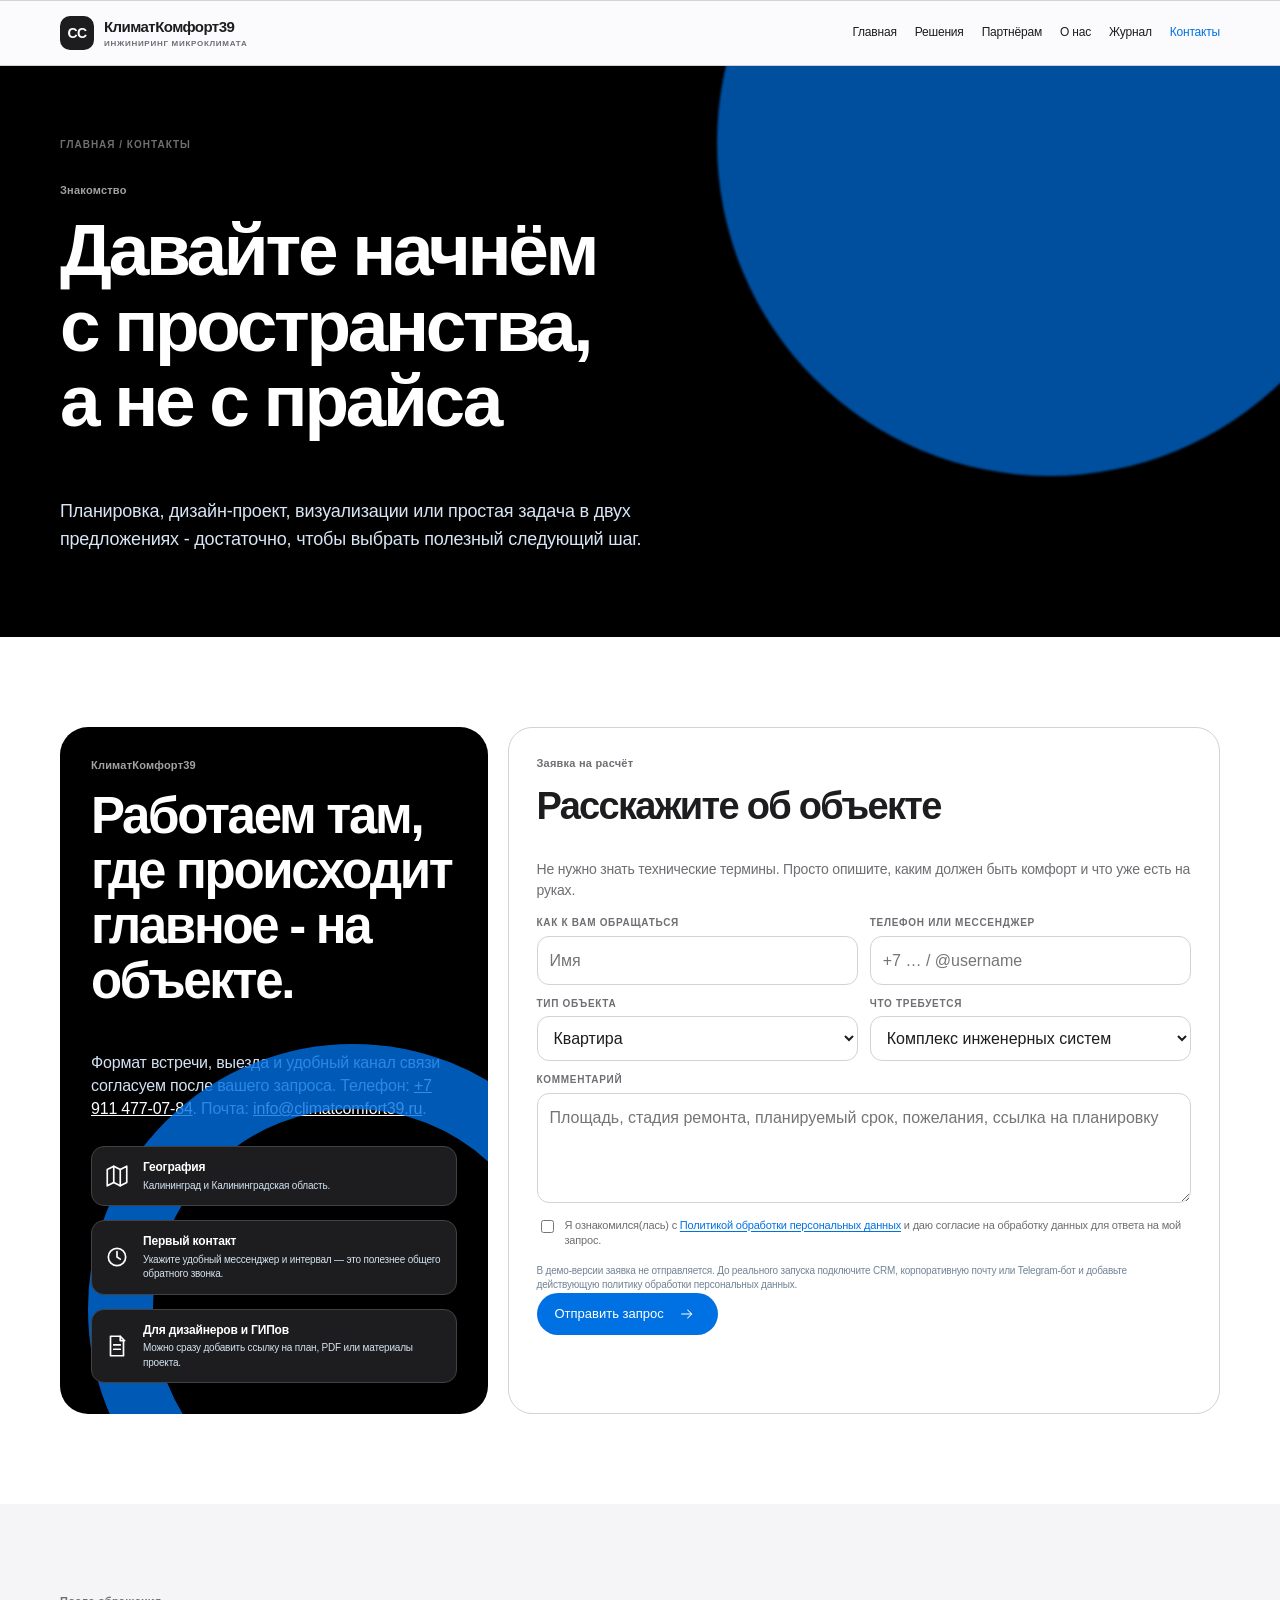
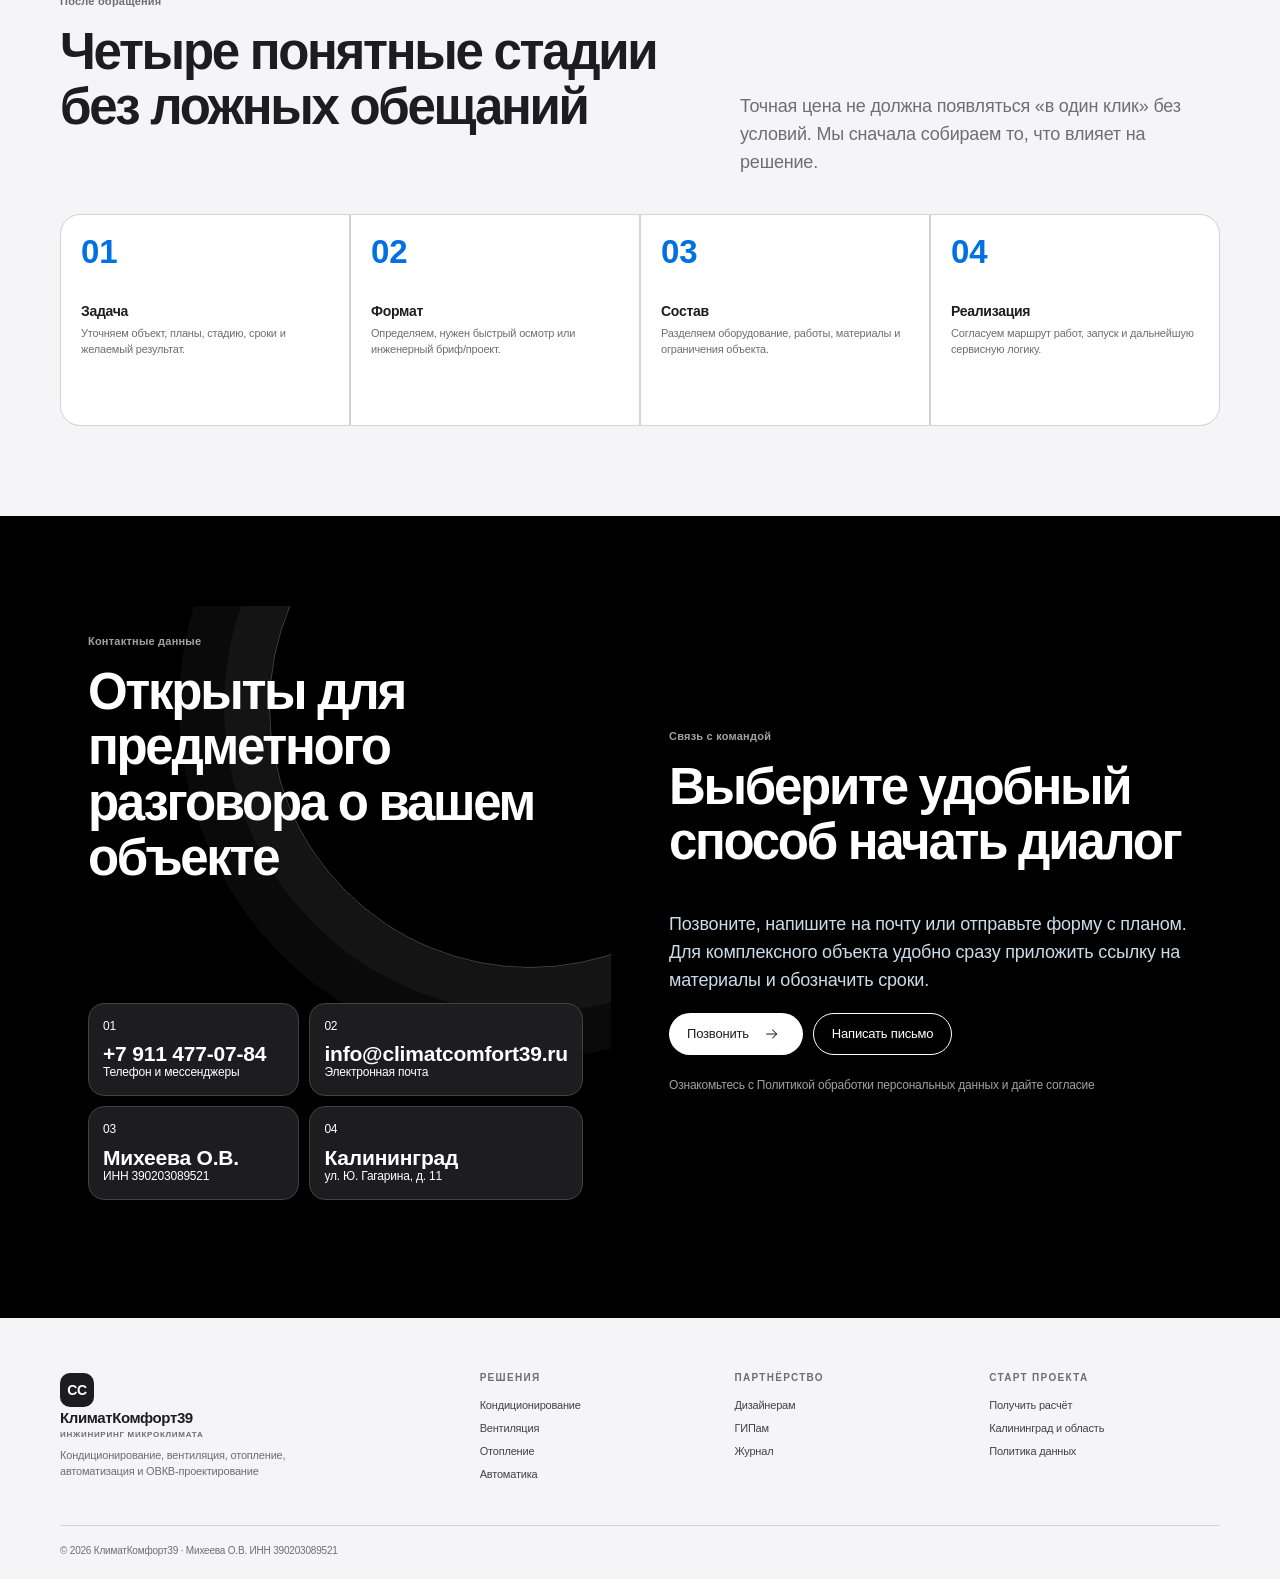
<file: assets/references/user-html-2026-08-18/contacts.html>
<!doctype html><html lang="ru"><head><meta charset="utf-8"><meta name="viewport" content="width=device-width,initial-scale=1"><meta name="description" content="Заявка на проектирование, монтаж и сервис инженерных систем в Калининграде и области."><meta name="theme-color" content="#000000"><title>Контакты | КлиматКомфорт39</title><style>
:root{--navy:#071d33;--blue:#1956d7;--cyan:#97e9ff;--pink:#ff7462;--lime:#d8ff67;--cream:#fff9ef;--paper:#f2f5f8;--ink:#102b43;--muted:#52677a;--line:rgba(16,43,67,.15);--white:#fff;--shadow:0 22px 62px rgba(7,29,51,.18);--serif:Georgia,"Times New Roman",serif;--sans:Arial,Helvetica,sans-serif}
*{box-sizing:border-box}html{scroll-behavior:smooth}body{margin:0;background:var(--paper);color:var(--ink);font-family:var(--sans);font-size:16px;line-height:1.45}img{max-width:100%;display:block}a{color:inherit;text-decoration:none}button,input,textarea,select{font:inherit}.wrap{width:min(1160px,calc(100% - 36px));margin:auto}.skip{position:absolute;left:-999px}.skip:focus{left:20px;top:20px;background:#fff;padding:10px;z-index:99}.topline{height:9px;background:linear-gradient(90deg,var(--pink),#faad53 24%,var(--lime) 48%,var(--cyan) 72%,#6f72ff)}
.header{background:rgba(255,249,239,.96);border-bottom:1px solid var(--line);position:sticky;top:0;z-index:30}.nav{min-height:76px;display:flex;align-items:center;justify-content:space-between;gap:22px}.logo{display:flex;align-items:center;gap:10px;font-weight:900;letter-spacing:-.06em}.logo-mark{display:grid;place-items:center;width:38px;height:38px;border-radius:10px;background:var(--navy);box-shadow:inset -8px -8px 0 var(--pink);color:var(--cream);font-family:var(--serif);font-size:18px}.logo-text{font-size:17px}.logo-text small{display:block;color:var(--blue);font-size:9px;letter-spacing:.15em;text-transform:uppercase}.menu{display:flex;align-items:center;gap:18px}.menu a{font-size:12px;font-weight:800;color:#2c4760}.menu a.active{color:var(--blue);text-decoration:underline 3px var(--pink);text-underline-offset:8px}.menu a:hover{color:var(--pink)}.menu-btn{display:none;border:1px solid var(--line);background:#fff;border-radius:9px;padding:8px 10px}.mobile-menu{display:none}
.btn{display:inline-flex;align-items:center;gap:10px;padding:14px 19px;border:0;border-radius:999px;background:var(--navy);color:#fff;font-size:13px;font-weight:800;line-height:1;box-shadow:0 7px 0 rgba(7,29,51,.12);transition:.18s transform,.18s box-shadow;cursor:pointer}.btn:hover{transform:translateY(-3px);box-shadow:0 11px 0 rgba(7,29,51,.1)}.btn.pink{background:var(--pink);color:#3e1c28}.btn.lime{background:var(--lime);color:#183126}.btn.white{background:#fff;color:var(--navy)}.btn.line{border:1px solid currentColor;background:transparent;box-shadow:none}.btn .ico{width:16px!important;height:16px!important}.ico{width:26px!important;height:26px!important;min-width:26px!important;max-width:26px!important;max-height:26px!important;display:inline-block!important;vertical-align:middle!important;fill:none;stroke:currentColor;stroke-width:1.8;stroke-linecap:round;stroke-linejoin:round}.eyebrow{display:flex;align-items:center;gap:9px;margin:0 0 14px;color:var(--blue);font-size:10px;font-weight:900;letter-spacing:.16em;text-transform:uppercase}.eyebrow:before{content:"";width:24px;height:3px;border-radius:2px;background:var(--pink)}.eyebrow.light{color:var(--cyan)}.eyebrow.light:before{background:var(--lime)}h1,h2,h3,p{margin-top:0}h1{font:400 clamp(40px,5.7vw,76px)/.96 var(--serif);letter-spacing:-.065em}h2{font:400 clamp(30px,4vw,51px)/1.02 var(--serif);letter-spacing:-.055em}h3{font:400 24px/1.08 var(--serif);letter-spacing:-.035em}.lead{font-size:18px;line-height:1.55;color:#4a6177}.hero{position:relative;overflow:hidden;background:var(--navy);color:#fff}.hero:after{content:"";position:absolute;inset:0;pointer-events:none;background-image:linear-gradient(rgba(255,255,255,.05) 1px,transparent 1px),linear-gradient(90deg,rgba(255,255,255,.05) 1px,transparent 1px);background-size:44px 44px;mask-image:linear-gradient(90deg,#000,transparent 80%)}.hero-inner{position:relative;z-index:1;display:grid;grid-template-columns:1.05fr .95fr;min-height:560px;align-items:center;gap:25px;padding:65px 0}.hero-copy{padding:26px 0}.hero .lead{max-width:590px;color:#d4e3f3}.hero .buttons{margin-top:28px}.buttons{display:flex;flex-wrap:wrap;gap:10px}.hero-art{position:relative;height:470px}.hero-photo{width:100%;height:100%;object-fit:cover;border-radius:26px;transform:rotate(3deg);box-shadow:var(--shadow)}.orb{position:absolute;border-radius:50%;filter:blur(.2px)}.orb.a{width:142px;height:142px;right:-32px;top:-26px;background:var(--lime);mix-blend-mode:screen}.orb.b{width:100px;height:100px;left:-32px;bottom:24px;background:var(--pink)}.floating-card{position:absolute;left:-30px;bottom:48px;max-width:250px;padding:17px;border-radius:15px;background:rgba(255,255,255,.95);color:var(--navy);box-shadow:var(--shadow);transform:rotate(-3deg)}.floating-card b{font-size:12px}.floating-card span{display:block;margin-top:5px;color:#5b7182;font-size:11px}.floating-card .chip{display:inline-block;margin-bottom:7px;padding:4px 8px;background:var(--lime);border-radius:99px;font-weight:900;font-size:9px;text-transform:uppercase}.hero-code{position:absolute;right:28px;bottom:20px;color:var(--lime);font:700 64px/.8 var(--serif);letter-spacing:-.08em}.hero--blue{background:linear-gradient(130deg,#0b2248 0%,#1b58d6 62%,#3e61e8)}.hero--pink{background:linear-gradient(130deg,#171e43,#7c3a81 52%,#ff7462)}.hero--cream{background:var(--cream);color:var(--navy)}.hero--cream .lead{color:#4a6177}.hero--cream:after{background-image:radial-gradient(circle at 85% 20%,rgba(255,116,98,.42),transparent 22%),radial-gradient(circle at 75% 80%,rgba(151,233,255,.75),transparent 20%)}
.statbar{position:relative;z-index:2;margin-top:-45px}.stats{display:grid;grid-template-columns:repeat(4,1fr);overflow:hidden;border-radius:18px;box-shadow:var(--shadow);background:#fff}.stat{padding:20px;border-right:1px solid var(--line)}.stat:last-child{border:0}.stat b{display:block;color:var(--blue);font:400 32px/.95 var(--serif);letter-spacing:-.05em}.stat span{display:block;margin-top:6px;color:#5e7081;font-size:11px;font-weight:700;line-height:1.35}.marquee{overflow:hidden;border-top:1px solid var(--line);border-bottom:1px solid var(--line);background:var(--lime);padding:11px 0;white-space:nowrap}.marquee span{display:inline-block;padding-right:44px;color:var(--navy);font-size:11px;font-weight:900;letter-spacing:.14em;text-transform:uppercase}.section{padding:90px 0}.section.tight{padding:58px 0}.section.dark{background:var(--navy);color:#fff}.section.blue{background:#dff7ff}.section.pink-bg{background:#ffd5cf}.section.lime-bg{background:var(--lime)}.section-head{display:flex;align-items:end;justify-content:space-between;gap:30px;margin-bottom:38px}.section-head .lead{max-width:480px;margin:0}.cards{display:grid;grid-template-columns:repeat(4,1fr);gap:14px}.card{min-height:330px;position:relative;overflow:hidden;border-radius:20px;padding:19px;background:#fff;box-shadow:0 4px 0 rgba(16,43,67,.08)}.card.art{color:#fff;background:var(--navy)}.card.art img{position:absolute;inset:0;width:100%;height:100%;object-fit:cover}.card.art:after{content:"";position:absolute;inset:0;background:linear-gradient(0deg,rgba(7,29,51,.95),rgba(7,29,51,.1) 70%)}.card-content{position:relative;z-index:1;display:flex;height:100%;flex-direction:column}.num{font:900 12px/1 var(--sans);letter-spacing:.14em;color:var(--pink)}.tag{display:inline-block;width:max-content;padding:6px 8px;border:1px solid rgba(255,255,255,.38);border-radius:999px;font-size:9px;font-weight:900;letter-spacing:.08em;text-transform:uppercase}.card h3{margin:15px 0 10px;font-size:27px}.card p{margin:0;color:#d3e4f0;font-size:12px;line-height:1.5}.card .more{margin-top:auto;color:var(--lime);font-size:11px;font-weight:900}.split{display:grid;grid-template-columns:1fr 1fr;gap:65px;align-items:center}.visual-stack{position:relative;min-height:510px}.visual-stack .big{position:absolute;inset:0 50px 0 0;width:calc(100% - 50px);height:100%;object-fit:cover;border-radius:28px;box-shadow:var(--shadow)}.visual-stack .mini{position:absolute;right:0;bottom:36px;width:46%;height:44%;object-fit:cover;border:8px solid var(--paper);border-radius:22px;box-shadow:var(--shadow)}.visual-stack .sticker{position:absolute;right:27px;top:25px;width:130px;height:130px;display:grid;place-items:center;border-radius:50%;background:var(--pink);color:#341d29;text-align:center;font:400 23px/1 var(--serif);transform:rotate(12deg)}.ticks{display:grid;gap:13px;padding:0;margin:28px 0;list-style:none}.ticks li{display:flex;gap:11px;align-items:start;color:#405a70;font-size:14px}.tick{width:21px!important;height:21px!important;min-width:21px!important;padding:3px;border-radius:6px;background:var(--lime);color:var(--navy)}.bento{display:grid;grid-template-columns:1.1fr .9fr .9fr;gap:14px}.bento-item{min-height:235px;border-radius:20px;padding:24px;background:#fff;box-shadow:0 4px 0 rgba(16,43,67,.08)}.bento-item.navy{background:var(--navy);color:#fff}.bento-item.pink{background:var(--pink);color:#3d2530}.bento-item.cyan{background:var(--cyan);color:var(--navy)}.bento-item .ico{width:39px!important;height:39px!important;max-width:39px!important;max-height:39px!important;color:var(--blue)}.bento-item.navy .ico{color:var(--lime)}.bento-item h3{margin:18px 0 8px}.bento-item p{color:inherit;opacity:.75;font-size:12px}.diagram{position:relative;min-height:370px;overflow:hidden;border-radius:24px;background:linear-gradient(135deg,var(--blue),#6e71ff);padding:28px;color:#fff}.diagram:before{content:"";position:absolute;width:520px;height:520px;right:-180px;top:-160px;border:1px solid rgba(255,255,255,.25);border-radius:50%;box-shadow:0 0 0 45px rgba(255,255,255,.04),0 0 0 90px rgba(255,255,255,.04)}.diagram-grid{position:relative;z-index:1;display:grid;grid-template-columns:1fr 1fr;gap:10px;margin-top:26px}.diagram-box{padding:14px;border-radius:13px;border:1px solid rgba(255,255,255,.25);background:rgba(7,29,51,.16);font-size:12px}.diagram-box b{display:block;margin-top:8px;font:400 21px/1 var(--serif)}.diagram .center{position:absolute;z-index:2;right:88px;bottom:55px;width:130px;height:130px;display:grid;place-items:center;border-radius:50%;background:var(--lime);color:var(--navy);text-align:center;font:400 20px/1.1 var(--serif);box-shadow:0 0 0 16px rgba(216,255,103,.15)}.partner-band{position:relative;overflow:hidden;border-radius:28px;padding:56px;background:var(--navy);color:#fff}.partner-band img{position:absolute;inset:0 0 0 44%;width:56%;height:100%;object-fit:cover}.partner-band:after{content:"";position:absolute;inset:0;background:linear-gradient(90deg,var(--navy) 20%,rgba(7,29,51,.82) 52%,rgba(7,29,51,.08))}.partner-band>*{position:relative;z-index:1}.partner-band .lead{color:#d4e5f5;max-width:590px}.equipment{display:grid;grid-template-columns:repeat(3,1fr);gap:14px}.equip{overflow:hidden;border-radius:20px;background:#fff;border:1px solid var(--line)}.equip img{width:100%;height:230px;object-fit:cover;background:#eef0ed}.equip-body{padding:18px}.equip-body h3{margin:10px 0 6px;font-size:22px}.equip-body p{margin:0;color:var(--muted);font-size:12px}.small-note{margin-top:14px;color:#667a8c;font-size:10px}.faq{display:grid;grid-template-columns:.7fr 1.3fr;gap:55px}.faq-list{display:grid;gap:10px}.faq-item{border-radius:13px;background:#fff;overflow:hidden;border:1px solid var(--line)}.faq-item summary{list-style:none;cursor:pointer;padding:17px 47px 17px 17px;font-size:13px;font-weight:900;position:relative}.faq-item summary:after{content:"+";position:absolute;right:17px;top:12px;color:var(--pink);font:400 25px var(--serif)}.faq-item[open] summary:after{content:"−"}.faq-item div{padding:0 17px 17px;color:#526a7e;font-size:12px;line-height:1.55}.cta{display:flex;align-items:center;justify-content:space-between;gap:25px;border-radius:25px;padding:40px;background:linear-gradient(120deg,var(--pink),#ffad56);color:#3a2430}.cta h2{max-width:680px;margin:0;font-size:40px}.cta p{max-width:640px;margin:12px 0 0;font-size:14px}.page-top{position:relative;overflow:hidden;padding:72px 0 65px;background:var(--navy);color:#fff}.page-top:after{content:"";position:absolute;right:-8vw;top:-20vw;width:52vw;height:52vw;border-radius:50%;background:var(--pink);opacity:.7;filter:blur(1px)}.page-top .wrap{position:relative;z-index:1}.crumb{margin-bottom:30px;font-size:10px;font-weight:900;letter-spacing:.1em;text-transform:uppercase;color:var(--cyan)}.page-top .lead{max-width:690px;color:#d7e5f4}.page-top.blue{background:linear-gradient(125deg,#093060,var(--blue))}.page-top.cream{background:var(--cream);color:var(--navy)}.page-top.cream .lead{color:#4a6177}.page-top.cream:after{background:var(--cyan);opacity:.85}.service-nav{display:flex;flex-wrap:wrap;gap:9px;margin-bottom:36px}.service-nav a{padding:9px 12px;border-radius:999px;background:#fff;border:1px solid var(--line);font-size:11px;font-weight:900}.service-nav a:hover{background:var(--lime)}.service-block{display:grid;grid-template-columns:.9fr 1.1fr;gap:20px;margin:32px 0;padding:22px;border-radius:24px;background:#fff;box-shadow:0 4px 0 rgba(16,43,67,.06)}.service-block.reverse{grid-template-columns:1.1fr .9fr}.service-block .photo{min-height:320px;width:100%;height:100%;object-fit:cover;border-radius:17px}.service-copy{padding:15px}.service-copy p{color:var(--muted);font-size:14px}.micro-grid{display:grid;grid-template-columns:1fr 1fr;gap:9px;margin-top:20px}.micro{padding:13px;border-radius:12px;background:var(--paper);font-size:11px;font-weight:700;color:#38546a}.micro .ico{display:block;margin-bottom:7px;color:var(--blue);width:22px!important;height:22px!important}.models{display:grid;grid-template-columns:1fr 1fr;gap:14px}.model{display:grid;grid-template-columns:.73fr 1.27fr;min-height:300px;overflow:hidden;border-radius:20px;background:#fff;box-shadow:0 4px 0 rgba(16,43,67,.07)}.model img{width:100%;height:100%;object-fit:cover}.model div{padding:21px}.model h3{margin:13px 0 8px}.model p{font-size:12px;color:var(--muted)}.pills{display:flex;flex-wrap:wrap;gap:6px;margin-top:15px}.pill{padding:5px 8px;border-radius:999px;background:var(--cyan);font-size:9px;font-weight:900}.price-grid{display:grid;grid-template-columns:repeat(3,1fr);gap:14px}.price{min-height:310px;padding:24px;border-radius:20px;background:#fff;box-shadow:0 4px 0 rgba(16,43,67,.08)}.price.featured{background:var(--navy);color:#fff;transform:translateY(-12px)}.price .amount{margin:24px 0 7px;color:var(--pink);font:400 32px/1 var(--serif)}.price.featured .amount{color:var(--lime)}.price p{font-size:12px;color:var(--muted)}.price.featured p{color:#d1e1ed}.price ul{padding-left:16px;font-size:11px;line-height:1.7}.video-card{overflow:hidden;border-radius:25px;background:var(--navy);box-shadow:var(--shadow)}.video-card video{display:block;width:100%;aspect-ratio:16/9}.video-poster{position:relative;aspect-ratio:16/9;overflow:hidden}.video-poster img{width:100%;height:100%;object-fit:cover}.video-poster:after{content:"";position:absolute;inset:0;background:linear-gradient(90deg,rgba(7,29,51,.78),rgba(7,29,51,.06))}.video-play{position:absolute;z-index:1;left:28px;bottom:28px;display:flex;align-items:center;gap:12px;color:#fff;font:400 28px/1 var(--serif)}.video-play .ico{width:48px!important;height:48px!important;max-width:48px!important;max-height:48px!important;padding:12px;border-radius:50%;background:var(--lime);color:var(--navy)}.video-caption{display:flex;justify-content:space-between;padding:13px 17px;color:#d5e4f0;font-size:11px}.timeline{display:grid;grid-template-columns:repeat(4,1fr);gap:2px;background:var(--line);border:1px solid var(--line);border-radius:20px;overflow:hidden}.step{min-height:210px;padding:20px;background:#fff}.step b{display:block;color:var(--pink);font:400 33px/1 var(--serif)}.step h3{margin:35px 0 7px;font:900 14px var(--sans);letter-spacing:-.02em}.step p{margin:0;color:var(--muted);font-size:11px}.form-zone{display:grid;grid-template-columns:.75fr 1.25fr;gap:20px}.form-card{padding:28px;border-radius:24px;background:#fff;box-shadow:var(--shadow)}.form-grid{display:grid;grid-template-columns:1fr 1fr;gap:12px}.field{display:grid;gap:5px}.field.wide{grid-column:1/-1}.field label{font-size:10px;font-weight:900;letter-spacing:.07em;text-transform:uppercase;color:#476177}.field input,.field textarea,.field select{width:100%;padding:12px;border:1px solid #cbd8e2;border-radius:10px;background:#f9fcff;color:var(--ink);outline:none}.field textarea{min-height:110px;resize:vertical}.form-note,.status{margin:14px 0 0;color:#718396;font-size:10px}.contact-art{min-height:420px;padding:31px;border-radius:24px;background:linear-gradient(135deg,#1b5ce5,#12336f);color:#fff;position:relative;overflow:hidden}.contact-art:after{content:"";position:absolute;width:400px;height:400px;right:-130px;bottom:-160px;border-radius:50%;border:65px solid var(--lime);opacity:.8}.contact-points{position:relative;z-index:1;display:grid;gap:14px;margin-top:26px}.contact-point{display:flex;align-items:center;gap:13px;padding:12px;border:1px solid rgba(255,255,255,.25);border-radius:13px;background:rgba(255,255,255,.08)}.contact-point .ico{color:var(--lime)}.contact-point b{display:block;font-size:12px}.contact-point span{display:block;margin-top:2px;font-size:10px;color:#d3e3f2}.articles{display:grid;grid-template-columns:1.25fr .75fr;gap:16px}.article-card{overflow:hidden;border-radius:22px;background:#fff;box-shadow:0 4px 0 rgba(16,43,67,.08)}.article-card img{width:100%;height:245px;object-fit:cover}.article-card .inside{padding:22px}.article-card .meta{font-size:10px;font-weight:900;letter-spacing:.1em;color:var(--blue);text-transform:uppercase}.article-card h2{margin:12px 0;font-size:32px}.article-card p{color:var(--muted);font-size:13px}.side-stack{display:grid;gap:16px}.mini-article{min-height:210px;border-radius:22px;padding:23px;background:var(--navy);color:#fff}.mini-article.pink{background:var(--pink);color:#392331}.mini-article h3{margin:18px 0 8px;font-size:25px}.mini-article p{font-size:12px;opacity:.75}.article{display:grid;grid-template-columns:1fr 285px;gap:58px;padding:75px 0;border-top:1px solid var(--line)}.prose h2{font-size:42px}.prose h3{margin:32px 0 10px;font:900 18px var(--sans);letter-spacing:-.02em}.prose p,.prose li{color:#405c72;font-size:14px;line-height:1.65}.prose li{margin-bottom:7px}.answer{margin:22px 0;padding:19px;border-left:5px solid var(--pink);border-radius:0 15px 15px 0;background:#fff0ed;color:#4a4552;font-size:14px;line-height:1.6}.answer b{color:var(--navy)}.aside{height:max-content;position:sticky;top:100px;padding:20px;border-radius:18px;background:#fff}.aside b{display:block;margin-bottom:8px;font-size:12px}.aside a{display:block;padding:9px 0;border-bottom:1px solid var(--line);color:#45637a;font-size:11px}.legal{max-width:800px}.legal h2{margin:34px 0 12px;font-size:33px}.legal p,.legal li{color:#486077;font-size:14px}.footer{padding:48px 0 20px;background:var(--navy);color:#d5e4f2}.footgrid{display:grid;grid-template-columns:1.2fr repeat(3,.7fr);gap:24px;padding-bottom:35px}.footer .logo{color:#fff}.footer .logo-mark{background:#fff;color:var(--navy);box-shadow:inset -8px -8px 0 var(--lime)}.footer h4{margin:5px 0 12px;color:var(--lime);font-size:10px;letter-spacing:.13em;text-transform:uppercase}.footer a{display:block;margin:7px 0;color:#c6d8e9;font-size:11px}.footer p{max-width:270px;color:#b6c8d8;font-size:11px}.footline{display:flex;justify-content:space-between;gap:20px;padding-top:18px;border-top:1px solid rgba(255,255,255,.15);font-size:10px;color:#91a7ba}
@media(max-width:860px){.menu{display:none}.menu-btn{display:block}.mobile-menu{display:none;padding:10px 0 15px}.mobile-menu.open{display:grid;gap:7px}.mobile-menu a{padding:11px;border-radius:9px;background:#fff;font-size:12px;font-weight:800}.hero-inner,.split,.faq,.form-zone,.article{grid-template-columns:1fr}.hero-inner{padding:44px 0;min-height:auto}.hero-art{height:360px}.hero-copy{padding:0}.statbar{margin-top:0}.stats{grid-template-columns:1fr 1fr;border-radius:0}.stat:nth-child(2){border-right:0}.stat:nth-child(-n+2){border-bottom:1px solid var(--line)}.section{padding:65px 0}.section-head{display:block}.section-head .lead{margin-top:16px}.cards,.equipment,.bento,.price-grid{grid-template-columns:1fr 1fr}.card{min-height:290px}.visual-stack{min-height:380px}.partner-band{padding:35px}.partner-band img{opacity:.35;inset:0;width:100%}.timeline{grid-template-columns:1fr 1fr}.models{grid-template-columns:1fr}.article{gap:28px}.aside{position:static}.footgrid{grid-template-columns:1fr 1fr}.footer .intro{grid-column:span 2}}
@media(max-width:540px){body{font-size:15px}.wrap{width:min(100% - 26px,1160px)}.nav{min-height:66px}.logo-text{font-size:15px}.hero-art{height:290px}.hero h1{font-size:43px}.hero-code{font-size:48px}.floating-card{left:8px;bottom:15px}.cards,.equipment,.bento,.price-grid{grid-template-columns:1fr}.card{min-height:310px}.split{gap:34px}.visual-stack{min-height:300px}.visual-stack .big{inset:0 25px 0 0;width:calc(100% - 25px)}.visual-stack .mini{border-width:5px}.visual-stack .sticker{width:95px;height:95px;right:8px;font-size:17px}.faq{gap:30px}.cta{display:block;padding:28px}.cta h2{font-size:32px}.cta .btn{margin-top:18px}.service-block,.service-block.reverse{grid-template-columns:1fr;padding:12px}.service-block .photo{min-height:235px}.micro-grid{grid-template-columns:1fr 1fr}.model{grid-template-columns:.75fr 1.25fr}.model h3{font-size:21px}.model div{padding:15px}.timeline{grid-template-columns:1fr}.step{min-height:170px}.form-grid{grid-template-columns:1fr}.field.wide{grid-column:auto}.articles{grid-template-columns:1fr}.article-card h2{font-size:28px}.footgrid{grid-template-columns:1fr 1fr}.footline{display:block}.footline span{display:block;margin:5px 0}}

:root{--navy:#000;--blue:#0071e3;--cyan:#e8f4ff;--pink:#0071e3;--lime:#fff;--cream:#fbfbfd;--paper:#fff;--ink:#1d1d1f;--muted:#6e6e73;--line:rgba(29,29,31,.16);--white:#fff;--shadow:0 8px 28px rgba(0,0,0,.10);--serif:-apple-system,BlinkMacSystemFont,"SF Pro Display","Helvetica Neue",Arial,sans-serif;--sans:-apple-system,BlinkMacSystemFont,"SF Pro Text","Helvetica Neue",Arial,sans-serif}
body{background:#fff;color:#1d1d1f;font-family:var(--sans);letter-spacing:-.012em}.topline{height:1px;background:#d2d2d7}.header{background:rgba(251,251,253,.92);border-color:#d2d2d7;backdrop-filter:saturate(180%) blur(18px)}.nav{min-height:64px}.logo{letter-spacing:-.035em}.logo-mark{width:34px;height:34px;border-radius:10px;background:#1d1d1f;box-shadow:none;color:#fff;font-family:var(--sans);font-weight:700;font-size:14px}.logo-text{font-size:15px}.logo-text small{color:#6e6e73;font-size:8px;letter-spacing:.09em}.menu a{color:#1d1d1f;font-size:12px;font-weight:500}.menu a.active{color:#0071e3;text-decoration:none}.menu a:hover{color:#0071e3}.menu-btn{border-color:#d2d2d7;background:#fff;color:#1d1d1f}.eyebrow{gap:0;color:#6e6e73;font-size:11px;font-weight:600;letter-spacing:.02em;text-transform:none}.eyebrow:before{display:none}.eyebrow.light{color:#a1a1a6}.eyebrow.light:before{display:none}h1,h2,h3{font-family:var(--sans);font-weight:600;letter-spacing:-.045em}h1{line-height:1.03}h2{line-height:1.08}h3{font-weight:600}.lead{color:#6e6e73}.btn{border-radius:980px;background:#0071e3;color:#fff;box-shadow:none;font-weight:500;padding:13px 18px}.btn:hover{transform:none;box-shadow:none;background:#0077ed}.btn.pink{background:#0071e3;color:#fff}.btn.lime{background:#fff;color:#1d1d1f}.btn.white{background:#fff;color:#1d1d1f}.btn.line{border-color:#0071e3;color:#0071e3}.ico{stroke-width:1.55}.hero,.hero--blue,.hero--pink{background:#000}.hero:after{opacity:.42}.hero .lead{color:#a1a1a6}.hero-inner{min-height:580px}.hero-photo{border-radius:30px;transform:none;box-shadow:none}.orb.a{background:#c7e5ff;mix-blend-mode:normal;opacity:.75}.orb.b{background:#0071e3}.floating-card{border-radius:18px;box-shadow:0 12px 35px rgba(0,0,0,.25);transform:none}.floating-card .chip{background:#e8f4ff;color:#0071e3}.hero-code{color:#f5f5f7}.stats{box-shadow:none;border:1px solid #d2d2d7;border-radius:20px}.stat{padding:23px;background:#fff}.stat b{color:#1d1d1f;font-family:var(--sans);font-size:27px;font-weight:600}.stat span{color:#6e6e73}.marquee{background:#f5f5f7;border-color:#d2d2d7}.marquee span{color:#1d1d1f;font-weight:600;letter-spacing:.06em}.section{background:#fff}.section.dark{background:#000}.section.blue,.section.pink-bg,.section.lime-bg{background:#f5f5f7}.cards{gap:16px}.card{border-radius:20px;box-shadow:none;background:#f5f5f7}.card.art{background:#000}.card.art:after{background:linear-gradient(0deg,rgba(0,0,0,.86),rgba(0,0,0,.04) 72%)}.num{color:#0071e3;font-weight:600}.card .more{color:#fff}.split{gap:58px}.visual-stack .big,.visual-stack .mini{border-radius:28px;box-shadow:none}.visual-stack .mini{border-color:#fff}.visual-stack .sticker{background:#fff;color:#1d1d1f;box-shadow:0 5px 18px rgba(0,0,0,.12);transform:none;font-family:var(--sans);font-weight:600;font-size:17px}.ticks li{color:#424245}.tick{background:#e8f4ff;color:#0071e3;border-radius:50%}.bento{gap:16px}.bento-item{border-radius:20px;background:#f5f5f7;box-shadow:none}.bento-item.navy{background:#000}.bento-item.pink,.bento-item.cyan{background:#f5f5f7;color:#1d1d1f}.bento-item .ico{color:#0071e3}.bento-item.navy .ico{color:#fff}.diagram{background:#000;border-radius:28px}.diagram .center{top:26px;right:38px;bottom:auto;width:108px;height:108px;background:#fff;color:#1d1d1f;box-shadow:none;font-family:var(--sans);font-weight:600;font-size:16px}.diagram-grid{margin-top:118px}.diagram-box{background:#1d1d1f;border-color:#424245;border-radius:16px}.diagram-box b{font-family:var(--sans);font-weight:600}.partner-band{background:#000;border-radius:28px}.partner-band:after{background:linear-gradient(90deg,#000 18%,rgba(0,0,0,.8) 52%,rgba(0,0,0,.08))}.equipment{gap:16px}.equip{border:0;border-radius:20px;background:#f5f5f7}.equip-body h3{font-family:var(--sans);font-weight:600}.small-note{color:#6e6e73}.faq-item{border-color:#d2d2d7;border-radius:18px}.faq-item summary{font-weight:600}.faq-item summary:after{color:#0071e3}.faq-item div{color:#6e6e73}.cta{border-radius:28px;background:#0071e3;color:#fff}.cta .eyebrow{color:#dbeeff}.cta .eyebrow:before{display:none}.cta p{color:#e8f4ff}.page-top{background:#000}.page-top.blue{background:#000}.page-top.cream{background:#fbfbfd}.page-top.cream:after{background:#e8f4ff}.crumb{color:#6e6e73}.service-nav a{border-color:#d2d2d7;border-radius:980px;font-weight:500}.service-nav a:hover{background:#e8f4ff}.service-block{border-radius:24px;background:#f5f5f7;box-shadow:none}.service-block .photo{border-radius:18px}.service-copy p{color:#6e6e73}.micro{border-radius:14px;background:#fff;color:#424245}.micro .ico{color:#0071e3}.models{gap:16px}.model{border-radius:20px;background:#f5f5f7;box-shadow:none}.model img{object-fit:contain;background:#fff}.pill{background:#e8f4ff;color:#0066cc}.price{border-radius:20px;background:#f5f5f7;box-shadow:none}.price.featured{background:#000;transform:none}.price .amount{color:#0071e3;font-family:var(--sans);font-weight:600}.price.featured .amount{color:#fff}.video-card{border-radius:28px;box-shadow:none;background:#000}.video-play .ico{background:#fff;color:#0071e3}.timeline{border-color:#d2d2d7;background:#d2d2d7;border-radius:20px}.step{background:#fff}.step b{color:#0071e3;font-family:var(--sans);font-weight:600}.form-card{border-radius:24px;box-shadow:none;border:1px solid #d2d2d7}.field label{color:#6e6e73}.field input,.field textarea,.field select{border-color:#d2d2d7;background:#fff;border-radius:12px}.contact-art{background:#000;border-radius:28px}.contact-art:after{border-color:#0071e3}.contact-point{border-color:#424245;background:#1d1d1f}.contact-point .ico{color:#fff}.article-card{border-radius:22px;background:#f5f5f7;box-shadow:none}.mini-article{border-radius:22px;background:#000}.mini-article.pink{background:#f5f5f7;color:#1d1d1f}.answer{border-color:#0071e3;background:#f5f5f7;color:#424245}.answer b{color:#1d1d1f}.aside{border-radius:18px;background:#f5f5f7}.footer{background:#f5f5f7;color:#424245}.footer .logo{color:#1d1d1f}.footer .logo-mark{background:#1d1d1f;color:#fff;box-shadow:none}.footer h4{color:#6e6e73}.footer a{color:#424245}.footer p{color:#6e6e73}.footline{border-color:#d2d2d7;color:#6e6e73}.consent{display:flex;align-items:flex-start;gap:8px;margin:15px 0;color:#6e6e73;font-size:11px;line-height:1.4}.consent input{margin-top:2px;accent-color:#0071e3}.consent a{color:#0071e3;text-decoration:underline;text-underline-offset:2px}.modal-overlay{position:fixed;inset:0;z-index:999;display:none;place-items:center;padding:20px;background:rgba(0,0,0,.46);backdrop-filter:blur(7px)}.modal-overlay.open{display:grid}.consent-modal{width:min(560px,100%);padding:30px;border-radius:24px;background:#fff;box-shadow:0 18px 60px rgba(0,0,0,.35)}.consent-modal h3{font-size:27px;margin-bottom:12px}.consent-modal p{color:#6e6e73;font-size:13px;line-height:1.55}.consent-modal .buttons{margin-top:18px}
</style></head><body><div class="topline"></div><a class="skip" href="#content">К содержанию</a><header class="header"><div class="wrap nav"><a class="logo" href="index.html" aria-label="КлиматКомфорт39, главная"><span class="logo-mark">CC</span><span class="logo-text">КлиматКомфорт39<small>инжиниринг микроклимата</small></span></a><nav class="menu" aria-label="Основное меню"><a class="" href="index.html">Главная</a><a class="" href="services.html">Решения</a><a class="" href="partners.html">Партнёрам</a><a class="" href="about.html">О нас</a><a class="" href="journal.html">Журнал</a><a class="active" href="contacts.html">Контакты</a></nav><button class="menu-btn" type="button" onclick="document.querySelector('.mobile-menu').classList.toggle('open')">Меню</button></div><nav class="wrap mobile-menu" aria-label="Мобильное меню"><a href="index.html">Главная</a><a href="services.html">Решения</a><a href="partners.html">Партнёрам</a><a href="about.html">О нас</a><a href="journal.html">Журнал</a><a href="contacts.html">Контакты</a></nav></header><main id="content"><section class="page-top blue"><div class="wrap"><p class="crumb">Главная / Контакты</p><p class="eyebrow light">Знакомство</p><h1>Давайте начнём<br>с пространства,<br>а не с прайса</h1><p class="lead">Планировка, дизайн-проект, визуализации или простая задача в двух предложениях - достаточно, чтобы выбрать полезный следующий шаг.</p></div></section><section class="section"><div class="wrap form-zone"><div class="contact-art"><p class="eyebrow light">КлиматКомфорт39</p><h2>Работаем там, где происходит главное - на объекте.</h2><p style="max-width:350px;color:#d3e2f3">Формат встречи, выезда и удобный канал связи согласуем после вашего запроса. Телефон: <a style="color:#fff;text-decoration:underline" href="tel:+79114770784">+7 911 477‑07‑84</a>. Почта: <a style="color:#fff;text-decoration:underline" href="mailto:info@climatcomfort39.ru">info@climatcomfort39.ru</a>.</p><div class="contact-points"><div class="contact-point"><svg class="ico" viewBox="0 0 24 24" aria-hidden="true"><path d="m3 6 6-3 6 3 6-3v15l-6 3-6-3-6 3V6Z"/><path d="M9 3v15M15 6v15"/></svg><div><b>География</b><span>Калининград и Калининградская область.</span></div></div><div class="contact-point"><svg class="ico" viewBox="0 0 24 24" aria-hidden="true"><circle cx="12" cy="12" r="8"/><path d="M12 7v5l3 2"/></svg><div><b>Первый контакт</b><span>Укажите удобный мессенджер и интервал — это полезнее общего обратного звонка.</span></div></div><div class="contact-point"><svg class="ico" viewBox="0 0 24 24" aria-hidden="true"><path d="M6 3h9l3 3v15H6V3Z"/><path d="M15 3v4h4M9 11h6M9 15h6"/></svg><div><b>Для дизайнеров и ГИПов</b><span>Можно сразу добавить ссылку на план, PDF или материалы проекта.</span></div></div></div></div><div class="form-card"><p class="eyebrow">Заявка на расчёт</p><h2 style="font-size:38px">Расскажите об объекте</h2><p class="lead" style="font-size:14px">Не нужно знать технические термины. Просто опишите, каким должен быть комфорт и что уже есть на руках.</p><form data-demo data-b24-form data-b24-source="website-contact"><div class="form-grid"><div class="field"><label>Как к вам обращаться</label><input name="name" required placeholder="Имя"></div><div class="field"><label>Телефон или мессенджер</label><input name="contact" required placeholder="+7 … / @username"></div><div class="field"><label>Тип объекта</label><select name="object_type"><option>Квартира</option><option>Частный дом</option><option>Коммерческий объект</option><option>Дизайнерский проект</option><option>Проектная организация</option></select></div><div class="field"><label>Что требуется</label><select name="service"><option>Комплекс инженерных систем</option><option>Кондиционирование</option><option>Вентиляция</option><option>Отопление / тёплый пол</option><option>ОВКВ-проектирование</option><option>Сервис</option></select></div><div class="field wide"><label>Комментарий</label><textarea name="message" placeholder="Площадь, стадия ремонта, планируемый срок, пожелания, ссылка на планировку"></textarea></div></div><label class="consent"><input type="checkbox" data-consent><span>Я ознакомился(лась) с <a href="privacy.html" target="_blank">Политикой обработки персональных данных</a> и даю согласие на обработку данных для ответа на мой запрос.</span></label><p class="form-note">В демо-версии заявка не отправляется. До реального запуска подключите CRM, корпоративную почту или Telegram-бот и добавьте действующую политику обработки персональных данных.</p><button class="btn pink" type="submit">Отправить запрос <svg class="ico" viewBox="0 0 24 24" aria-hidden="true"><path d="M4 12h15"/><path d="m13 6 6 6-6 6"/></svg></button><p class="status"></p></form></div></div></section><section class="section pink-bg"><div class="wrap"><div class="section-head"><div><p class="eyebrow">После обращения</p><h2>Четыре понятные стадии без ложных обещаний</h2></div><p class="lead">Точная цена не должна появляться «в один клик» без условий. Мы сначала собираем то, что влияет на решение.</p></div><div class="timeline"><div class="step"><b>01</b><h3>Задача</h3><p>Уточняем объект, планы, стадию, сроки и желаемый результат.</p></div><div class="step"><b>02</b><h3>Формат</h3><p>Определяем, нужен быстрый осмотр или инженерный бриф/проект.</p></div><div class="step"><b>03</b><h3>Состав</h3><p>Разделяем оборудование, работы, материалы и ограничения объекта.</p></div><div class="step"><b>04</b><h3>Реализация</h3><p>Согласуем маршрут работ, запуск и дальнейшую сервисную логику.</p></div></div></div></section><section class="section dark"><div class="wrap split"><div class="diagram"><p class="eyebrow light">Контактные данные</p><h2>Открыты для предметного разговора о вашем объекте</h2><div class="diagram-grid"><div class="diagram-box">01<b><a href="tel:+79114770784" style="color:inherit">+7 911 477‑07‑84</a></b>Телефон и мессенджеры</div><div class="diagram-box">02<b><a href="mailto:info@climatcomfort39.ru" style="color:inherit">info@climatcomfort39.ru</a></b>Электронная почта</div><div class="diagram-box">03<b>Михеева О.В.</b>ИНН 390203089521</div><div class="diagram-box">04<b>Калининград</b>ул. Ю. Гагарина, д. 11</div></div></div><div><p class="eyebrow light">Связь с командой</p><h2>Выберите удобный способ начать диалог</h2><p class="lead" style="color:#cbdce9">Позвоните, напишите на почту или отправьте форму с планом. Для комплексного объекта удобно сразу приложить ссылку на материалы и обозначить сроки.</p><div class="buttons"><a class="btn lime" href="tel:+79114770784">Позвонить <svg class="ico" viewBox="0 0 24 24" aria-hidden="true"><path d="M4 12h15"/><path d="m13 6 6 6-6 6"/></svg></a><a class="btn line" style="color:#fff;border-color:#fff" href="mailto:info@climatcomfort39.ru">Написать письмо</a></div><p style="margin-top:22px;color:#a1a1a6;font-size:12px">Ознакомьтесь с Политикой обработки персональных данных и дайте согласие </p></div></div></section></main><footer class="footer"><div class="wrap"><div class="footgrid"><div class="intro"><a class="logo" href="index.html" aria-label="КлиматКомфорт39, главная"><span class="logo-mark">CC</span><span class="logo-text">КлиматКомфорт39<small>инжиниринг микроклимата</small></span></a><p>Кондиционирование, вентиляция, отопление, автоматизация и ОВКВ-проектирование</p></div><div><h4>Решения</h4><a href="services.html#air">Кондиционирование</a><a href="services.html#vent">Вентиляция</a><a href="services.html#heat">Отопление</a><a href="services.html#auto">Автоматика</a></div><div><h4>Партнёрство</h4><a href="partners.html">Дизайнерам</a><a href="partners.html#org">ГИПам</a><a href="journal.html">Журнал</a></div><div><h4>Старт проекта</h4><a href="contacts.html">Получить расчёт</a><a href="contacts.html">Калининград и область</a><a href="privacy.html">Политика данных</a></div></div><div class="footline"><span>© 2026 КлиматКомфорт39 · Михеева О.В. ИНН 390203089521</span></div></div></footer><div class="modal-overlay" id="consent-modal" role="dialog" aria-modal="true" aria-labelledby="consent-title"><div class="consent-modal"><p class="eyebrow">Персональные данные</p><h3 id="consent-title">Подтверждение согласия</h3><p id="consent-copy">Перед отправкой запроса необходимо подтвердить согласие на обработку персональных данных.</p><div class="buttons"><button class="btn" id="consent-confirm" type="button">Подписать и отправить</button><button class="btn line" id="consent-cancel" type="button">Отмена</button></div></div></div><script>
window.CLIMATCOMFORT_CONFIG = {
  mode: 'demo',
  bitrix24: {
    enabled: false,
    // В production укажите защищённый серверный proxy endpoint, а не публичный webhook Bitrix24.
    proxyEndpoint: '/api/bitrix24/lead',
    entity: 'crm.lead.add',
    defaultSource: 'climatcomfort39.ru'
  }
};
(function () {
  const modal = document.getElementById('consent-modal');
  const copy = document.getElementById('consent-copy');
  const confirm = document.getElementById('consent-confirm');
  const cancel = document.getElementById('consent-cancel');
  let pendingForm = null;

  function openModal(text, form, needsCheck) {
    pendingForm = form || null;
    copy.textContent = text;
    confirm.textContent = needsCheck ? 'Вернуться к согласию' : 'Подписать и отправить';
    confirm.dataset.needsCheck = needsCheck ? '1' : '0';
    modal.classList.add('open');
    confirm.focus();
  }
  function closeModal() { modal.classList.remove('open'); pendingForm = null; }
  function completeSubmission(form) {
    const status = form.querySelector('.status');
    const payload = {
      title: form.dataset.b24Source || window.location.pathname,
      source: form.dataset.b24Source || window.CLIMATCOMFORT_CONFIG.bitrix24.defaultSource,
      fields: Object.fromEntries(new FormData(form).entries()),
      consent: { accepted: true, policy: 'privacy.html', acceptedAt: new Date().toISOString() }
    };
    const b24 = window.CLIMATCOMFORT_CONFIG.bitrix24;
    if (window.CLIMATCOMFORT_CONFIG.mode === 'bitrix24' && b24.enabled && b24.proxyEndpoint) {
      fetch(b24.proxyEndpoint, { method: 'POST', headers: { 'Content-Type': 'application/json' }, body: JSON.stringify(payload) })
        .then(r => { if (!r.ok) throw new Error('CRM request failed'); return r.json(); })
        .then(() => { status.textContent = 'Согласие подтверждено. Запрос передан в CRM Битрикс24.'; form.reset(); })
        .catch(() => { status.textContent = 'Согласие подтверждено. Не удалось передать заявку в CRM; свяжитесь с нами по телефону или e-mail.'; });
    } else {
      status.textContent = 'Согласие подтверждено. В демо-версии заявка не передаётся в CRM. После подключения защищённого API Битрикс24 этот же сценарий создаст лид.';
      form.reset();
    }
  }
  document.querySelectorAll('form[data-b24-form], form[data-demo]').forEach(form => {
    form.addEventListener('submit', event => {
      event.preventDefault();
      const consent = form.querySelector('[data-consent]');
      if (!consent || !consent.checked) {
        openModal('Для подписания соглашения отметьте согласие на обработку персональных данных в форме. Без него запрос не будет отправлен.', form, true);
        return;
      }
      openModal('Нажимая «Подписать и отправить», вы подтверждаете согласие на обработку указанных персональных данных для ответа на запрос и подготовки предложения. Полный текст размещён в Политике обработки персональных данных.', form, false);
    });
  });
  confirm.addEventListener('click', () => {
    if (!pendingForm) return closeModal();
    if (confirm.dataset.needsCheck === '1') {
      const form = pendingForm;
      closeModal();
      form.querySelector('[data-consent]')?.focus();
      return;
    }
    const form = pendingForm;
    closeModal();
    completeSubmission(form);
  });
  cancel.addEventListener('click', closeModal);
  modal.addEventListener('click', event => { if (event.target === modal) closeModal(); });
  document.addEventListener('keydown', event => { if (event.key === 'Escape') closeModal(); });
})();
</script></body></html>
</file>
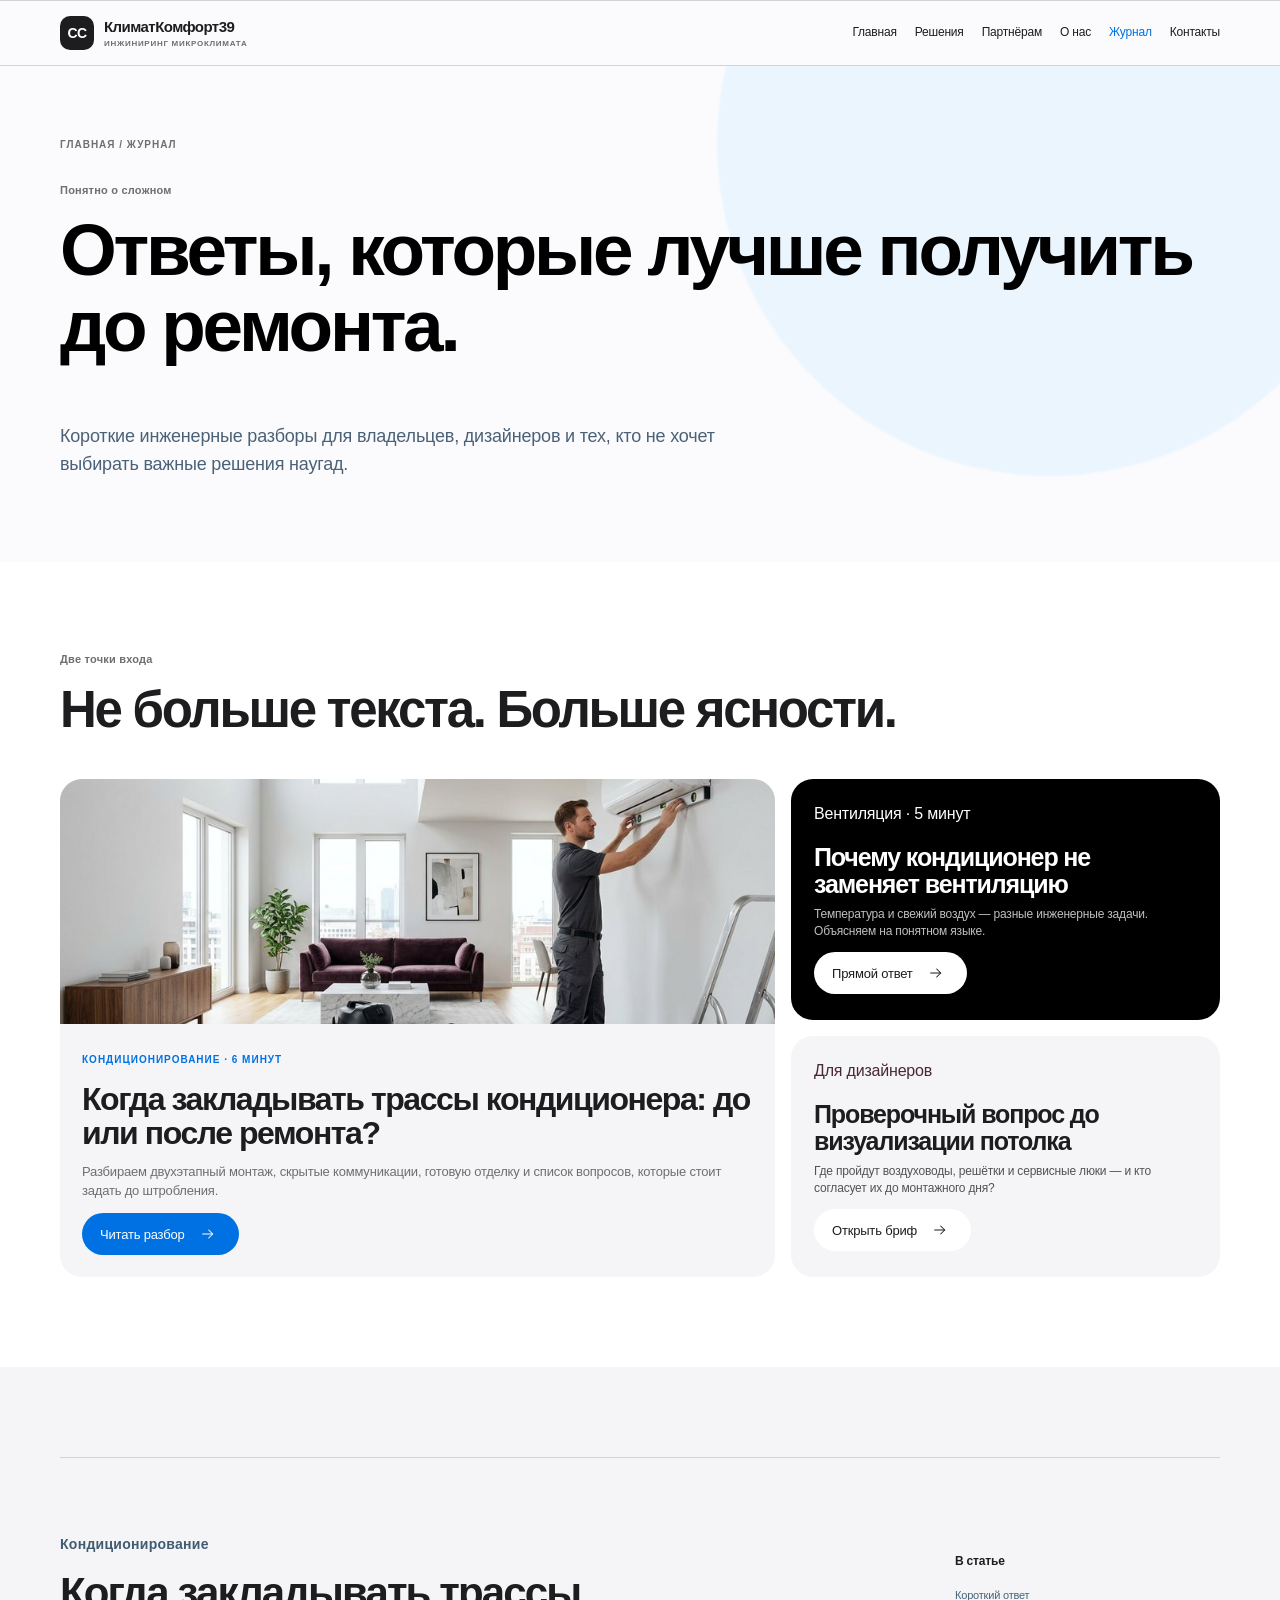
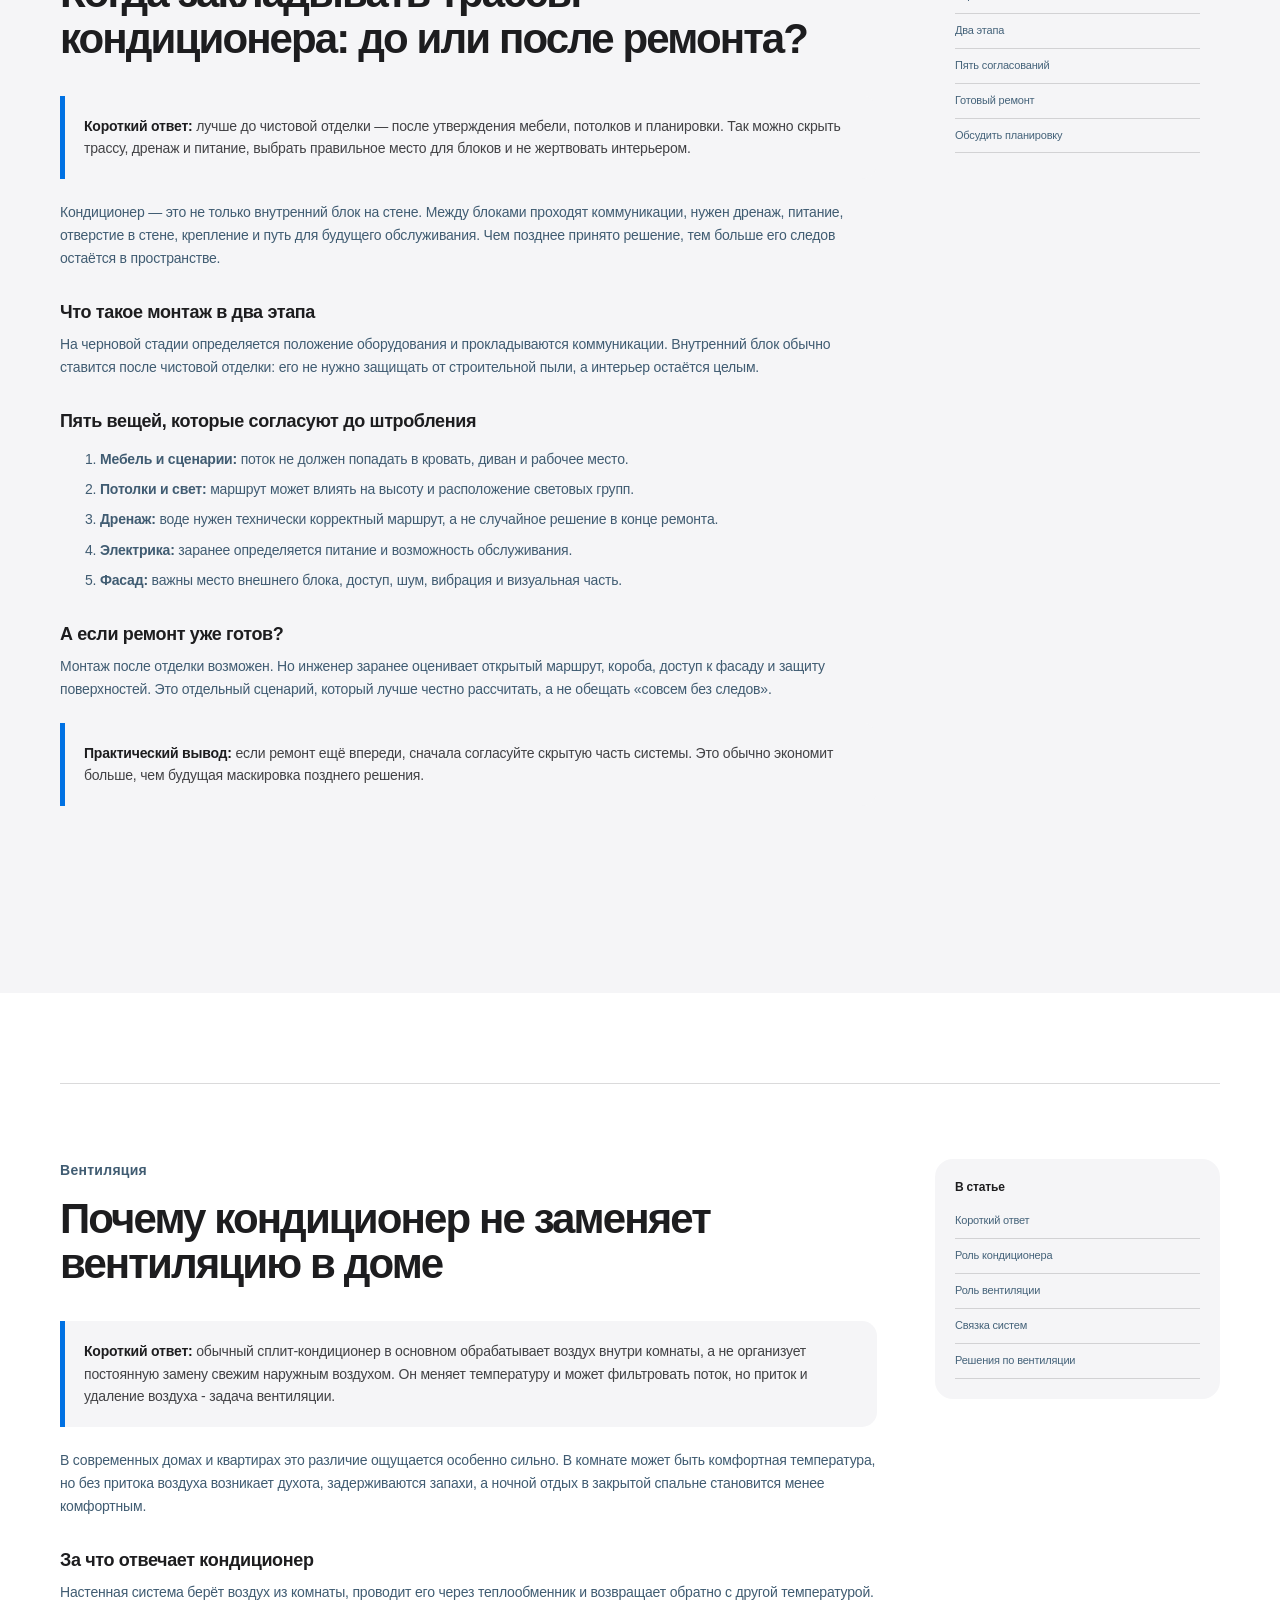
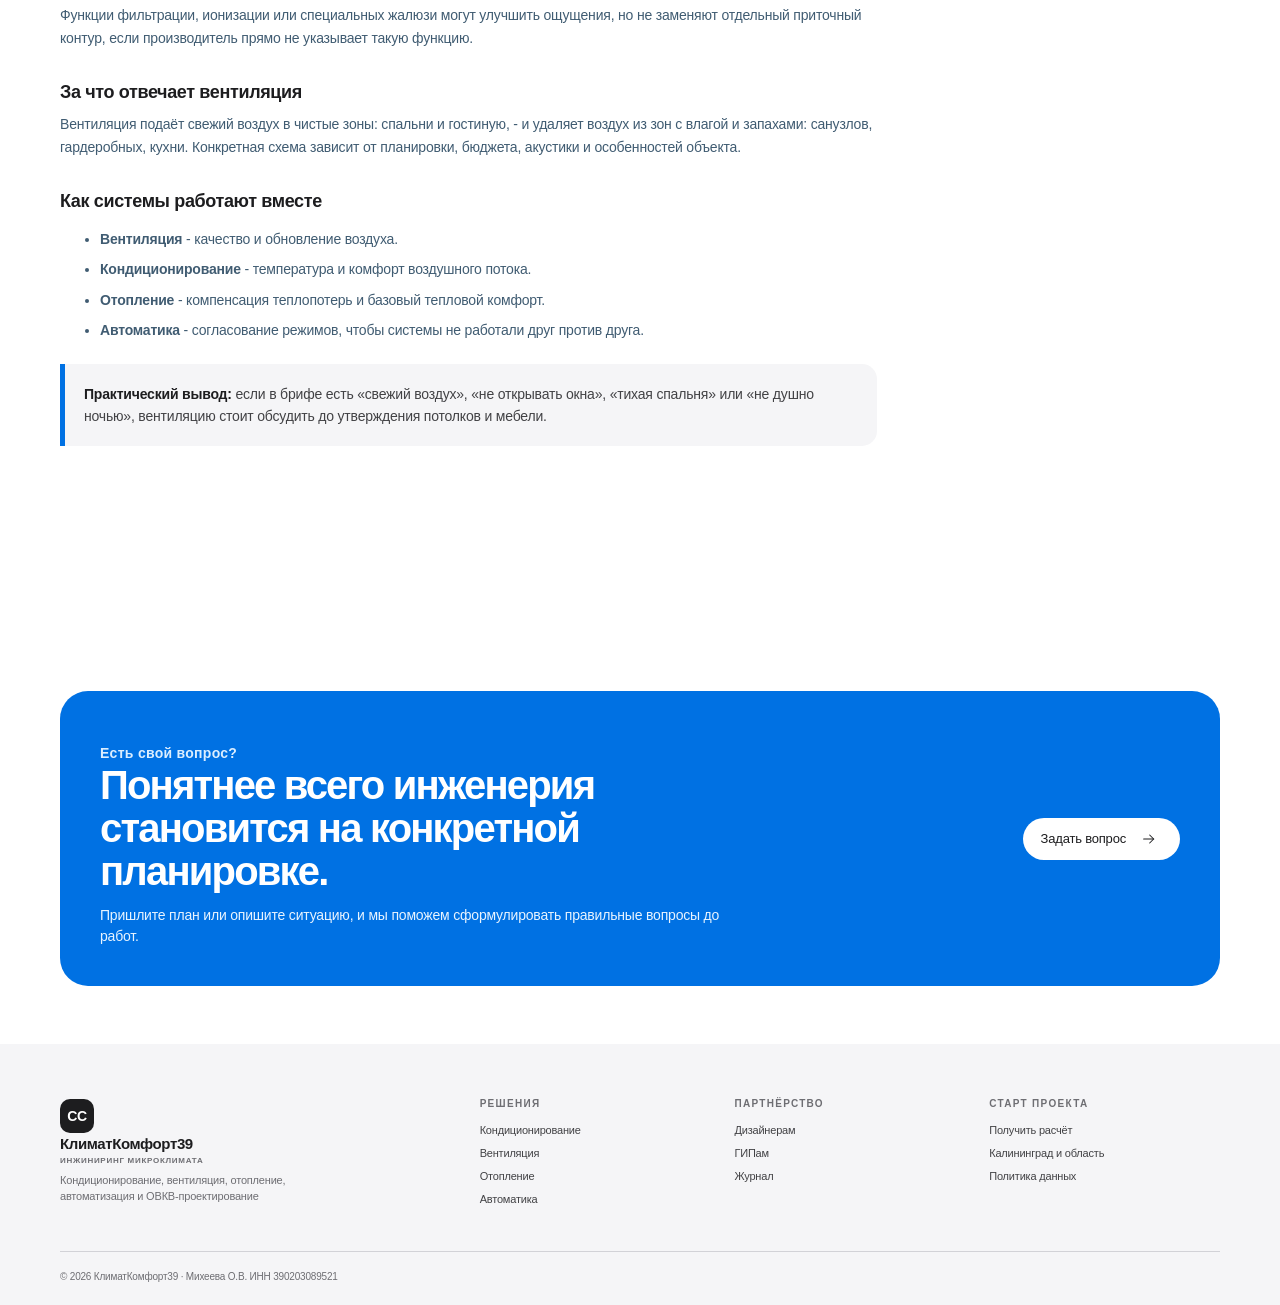
<file: assets/references/user-html-2026-08-18/journal.html>
<!doctype html><html lang="ru"><head><meta charset="utf-8"><meta name="viewport" content="width=device-width,initial-scale=1"><meta name="description" content="Практические ответы о кондиционировании, вентиляции и инженерных системах дома."><meta name="theme-color" content="#000000"><title>Журнал | КлиматКомфорт39</title><style>
:root{--navy:#071d33;--blue:#1956d7;--cyan:#97e9ff;--pink:#ff7462;--lime:#d8ff67;--cream:#fff9ef;--paper:#f2f5f8;--ink:#102b43;--muted:#52677a;--line:rgba(16,43,67,.15);--white:#fff;--shadow:0 22px 62px rgba(7,29,51,.18);--serif:Georgia,"Times New Roman",serif;--sans:Arial,Helvetica,sans-serif}
*{box-sizing:border-box}html{scroll-behavior:smooth}body{margin:0;background:var(--paper);color:var(--ink);font-family:var(--sans);font-size:16px;line-height:1.45}img{max-width:100%;display:block}a{color:inherit;text-decoration:none}button,input,textarea,select{font:inherit}.wrap{width:min(1160px,calc(100% - 36px));margin:auto}.skip{position:absolute;left:-999px}.skip:focus{left:20px;top:20px;background:#fff;padding:10px;z-index:99}.topline{height:9px;background:linear-gradient(90deg,var(--pink),#faad53 24%,var(--lime) 48%,var(--cyan) 72%,#6f72ff)}
.header{background:rgba(255,249,239,.96);border-bottom:1px solid var(--line);position:sticky;top:0;z-index:30}.nav{min-height:76px;display:flex;align-items:center;justify-content:space-between;gap:22px}.logo{display:flex;align-items:center;gap:10px;font-weight:900;letter-spacing:-.06em}.logo-mark{display:grid;place-items:center;width:38px;height:38px;border-radius:10px;background:var(--navy);box-shadow:inset -8px -8px 0 var(--pink);color:var(--cream);font-family:var(--serif);font-size:18px}.logo-text{font-size:17px}.logo-text small{display:block;color:var(--blue);font-size:9px;letter-spacing:.15em;text-transform:uppercase}.menu{display:flex;align-items:center;gap:18px}.menu a{font-size:12px;font-weight:800;color:#2c4760}.menu a.active{color:var(--blue);text-decoration:underline 3px var(--pink);text-underline-offset:8px}.menu a:hover{color:var(--pink)}.menu-btn{display:none;border:1px solid var(--line);background:#fff;border-radius:9px;padding:8px 10px}.mobile-menu{display:none}
.btn{display:inline-flex;align-items:center;gap:10px;padding:14px 19px;border:0;border-radius:999px;background:var(--navy);color:#fff;font-size:13px;font-weight:800;line-height:1;box-shadow:0 7px 0 rgba(7,29,51,.12);transition:.18s transform,.18s box-shadow;cursor:pointer}.btn:hover{transform:translateY(-3px);box-shadow:0 11px 0 rgba(7,29,51,.1)}.btn.pink{background:var(--pink);color:#3e1c28}.btn.lime{background:var(--lime);color:#183126}.btn.white{background:#fff;color:var(--navy)}.btn.line{border:1px solid currentColor;background:transparent;box-shadow:none}.btn .ico{width:16px!important;height:16px!important}.ico{width:26px!important;height:26px!important;min-width:26px!important;max-width:26px!important;max-height:26px!important;display:inline-block!important;vertical-align:middle!important;fill:none;stroke:currentColor;stroke-width:1.8;stroke-linecap:round;stroke-linejoin:round}.eyebrow{display:flex;align-items:center;gap:9px;margin:0 0 14px;color:var(--blue);font-size:10px;font-weight:900;letter-spacing:.16em;text-transform:uppercase}.eyebrow:before{content:"";width:24px;height:3px;border-radius:2px;background:var(--pink)}.eyebrow.light{color:var(--cyan)}.eyebrow.light:before{background:var(--lime)}h1,h2,h3,p{margin-top:0}h1{font:400 clamp(40px,5.7vw,76px)/.96 var(--serif);letter-spacing:-.065em}h2{font:400 clamp(30px,4vw,51px)/1.02 var(--serif);letter-spacing:-.055em}h3{font:400 24px/1.08 var(--serif);letter-spacing:-.035em}.lead{font-size:18px;line-height:1.55;color:#4a6177}.hero{position:relative;overflow:hidden;background:var(--navy);color:#fff}.hero:after{content:"";position:absolute;inset:0;pointer-events:none;background-image:linear-gradient(rgba(255,255,255,.05) 1px,transparent 1px),linear-gradient(90deg,rgba(255,255,255,.05) 1px,transparent 1px);background-size:44px 44px;mask-image:linear-gradient(90deg,#000,transparent 80%)}.hero-inner{position:relative;z-index:1;display:grid;grid-template-columns:1.05fr .95fr;min-height:560px;align-items:center;gap:25px;padding:65px 0}.hero-copy{padding:26px 0}.hero .lead{max-width:590px;color:#d4e3f3}.hero .buttons{margin-top:28px}.buttons{display:flex;flex-wrap:wrap;gap:10px}.hero-art{position:relative;height:470px}.hero-photo{width:100%;height:100%;object-fit:cover;border-radius:26px;transform:rotate(3deg);box-shadow:var(--shadow)}.orb{position:absolute;border-radius:50%;filter:blur(.2px)}.orb.a{width:142px;height:142px;right:-32px;top:-26px;background:var(--lime);mix-blend-mode:screen}.orb.b{width:100px;height:100px;left:-32px;bottom:24px;background:var(--pink)}.floating-card{position:absolute;left:-30px;bottom:48px;max-width:250px;padding:17px;border-radius:15px;background:rgba(255,255,255,.95);color:var(--navy);box-shadow:var(--shadow);transform:rotate(-3deg)}.floating-card b{font-size:12px}.floating-card span{display:block;margin-top:5px;color:#5b7182;font-size:11px}.floating-card .chip{display:inline-block;margin-bottom:7px;padding:4px 8px;background:var(--lime);border-radius:99px;font-weight:900;font-size:9px;text-transform:uppercase}.hero-code{position:absolute;right:28px;bottom:20px;color:var(--lime);font:700 64px/.8 var(--serif);letter-spacing:-.08em}.hero--blue{background:linear-gradient(130deg,#0b2248 0%,#1b58d6 62%,#3e61e8)}.hero--pink{background:linear-gradient(130deg,#171e43,#7c3a81 52%,#ff7462)}.hero--cream{background:var(--cream);color:var(--navy)}.hero--cream .lead{color:#4a6177}.hero--cream:after{background-image:radial-gradient(circle at 85% 20%,rgba(255,116,98,.42),transparent 22%),radial-gradient(circle at 75% 80%,rgba(151,233,255,.75),transparent 20%)}
.statbar{position:relative;z-index:2;margin-top:-45px}.stats{display:grid;grid-template-columns:repeat(4,1fr);overflow:hidden;border-radius:18px;box-shadow:var(--shadow);background:#fff}.stat{padding:20px;border-right:1px solid var(--line)}.stat:last-child{border:0}.stat b{display:block;color:var(--blue);font:400 32px/.95 var(--serif);letter-spacing:-.05em}.stat span{display:block;margin-top:6px;color:#5e7081;font-size:11px;font-weight:700;line-height:1.35}.marquee{overflow:hidden;border-top:1px solid var(--line);border-bottom:1px solid var(--line);background:var(--lime);padding:11px 0;white-space:nowrap}.marquee span{display:inline-block;padding-right:44px;color:var(--navy);font-size:11px;font-weight:900;letter-spacing:.14em;text-transform:uppercase}.section{padding:90px 0}.section.tight{padding:58px 0}.section.dark{background:var(--navy);color:#fff}.section.blue{background:#dff7ff}.section.pink-bg{background:#ffd5cf}.section.lime-bg{background:var(--lime)}.section-head{display:flex;align-items:end;justify-content:space-between;gap:30px;margin-bottom:38px}.section-head .lead{max-width:480px;margin:0}.cards{display:grid;grid-template-columns:repeat(4,1fr);gap:14px}.card{min-height:330px;position:relative;overflow:hidden;border-radius:20px;padding:19px;background:#fff;box-shadow:0 4px 0 rgba(16,43,67,.08)}.card.art{color:#fff;background:var(--navy)}.card.art img{position:absolute;inset:0;width:100%;height:100%;object-fit:cover}.card.art:after{content:"";position:absolute;inset:0;background:linear-gradient(0deg,rgba(7,29,51,.95),rgba(7,29,51,.1) 70%)}.card-content{position:relative;z-index:1;display:flex;height:100%;flex-direction:column}.num{font:900 12px/1 var(--sans);letter-spacing:.14em;color:var(--pink)}.tag{display:inline-block;width:max-content;padding:6px 8px;border:1px solid rgba(255,255,255,.38);border-radius:999px;font-size:9px;font-weight:900;letter-spacing:.08em;text-transform:uppercase}.card h3{margin:15px 0 10px;font-size:27px}.card p{margin:0;color:#d3e4f0;font-size:12px;line-height:1.5}.card .more{margin-top:auto;color:var(--lime);font-size:11px;font-weight:900}.split{display:grid;grid-template-columns:1fr 1fr;gap:65px;align-items:center}.visual-stack{position:relative;min-height:510px}.visual-stack .big{position:absolute;inset:0 50px 0 0;width:calc(100% - 50px);height:100%;object-fit:cover;border-radius:28px;box-shadow:var(--shadow)}.visual-stack .mini{position:absolute;right:0;bottom:36px;width:46%;height:44%;object-fit:cover;border:8px solid var(--paper);border-radius:22px;box-shadow:var(--shadow)}.visual-stack .sticker{position:absolute;right:27px;top:25px;width:130px;height:130px;display:grid;place-items:center;border-radius:50%;background:var(--pink);color:#341d29;text-align:center;font:400 23px/1 var(--serif);transform:rotate(12deg)}.ticks{display:grid;gap:13px;padding:0;margin:28px 0;list-style:none}.ticks li{display:flex;gap:11px;align-items:start;color:#405a70;font-size:14px}.tick{width:21px!important;height:21px!important;min-width:21px!important;padding:3px;border-radius:6px;background:var(--lime);color:var(--navy)}.bento{display:grid;grid-template-columns:1.1fr .9fr .9fr;gap:14px}.bento-item{min-height:235px;border-radius:20px;padding:24px;background:#fff;box-shadow:0 4px 0 rgba(16,43,67,.08)}.bento-item.navy{background:var(--navy);color:#fff}.bento-item.pink{background:var(--pink);color:#3d2530}.bento-item.cyan{background:var(--cyan);color:var(--navy)}.bento-item .ico{width:39px!important;height:39px!important;max-width:39px!important;max-height:39px!important;color:var(--blue)}.bento-item.navy .ico{color:var(--lime)}.bento-item h3{margin:18px 0 8px}.bento-item p{color:inherit;opacity:.75;font-size:12px}.diagram{position:relative;min-height:370px;overflow:hidden;border-radius:24px;background:linear-gradient(135deg,var(--blue),#6e71ff);padding:28px;color:#fff}.diagram:before{content:"";position:absolute;width:520px;height:520px;right:-180px;top:-160px;border:1px solid rgba(255,255,255,.25);border-radius:50%;box-shadow:0 0 0 45px rgba(255,255,255,.04),0 0 0 90px rgba(255,255,255,.04)}.diagram-grid{position:relative;z-index:1;display:grid;grid-template-columns:1fr 1fr;gap:10px;margin-top:26px}.diagram-box{padding:14px;border-radius:13px;border:1px solid rgba(255,255,255,.25);background:rgba(7,29,51,.16);font-size:12px}.diagram-box b{display:block;margin-top:8px;font:400 21px/1 var(--serif)}.diagram .center{position:absolute;z-index:2;right:88px;bottom:55px;width:130px;height:130px;display:grid;place-items:center;border-radius:50%;background:var(--lime);color:var(--navy);text-align:center;font:400 20px/1.1 var(--serif);box-shadow:0 0 0 16px rgba(216,255,103,.15)}.partner-band{position:relative;overflow:hidden;border-radius:28px;padding:56px;background:var(--navy);color:#fff}.partner-band img{position:absolute;inset:0 0 0 44%;width:56%;height:100%;object-fit:cover}.partner-band:after{content:"";position:absolute;inset:0;background:linear-gradient(90deg,var(--navy) 20%,rgba(7,29,51,.82) 52%,rgba(7,29,51,.08))}.partner-band>*{position:relative;z-index:1}.partner-band .lead{color:#d4e5f5;max-width:590px}.equipment{display:grid;grid-template-columns:repeat(3,1fr);gap:14px}.equip{overflow:hidden;border-radius:20px;background:#fff;border:1px solid var(--line)}.equip img{width:100%;height:230px;object-fit:cover;background:#eef0ed}.equip-body{padding:18px}.equip-body h3{margin:10px 0 6px;font-size:22px}.equip-body p{margin:0;color:var(--muted);font-size:12px}.small-note{margin-top:14px;color:#667a8c;font-size:10px}.faq{display:grid;grid-template-columns:.7fr 1.3fr;gap:55px}.faq-list{display:grid;gap:10px}.faq-item{border-radius:13px;background:#fff;overflow:hidden;border:1px solid var(--line)}.faq-item summary{list-style:none;cursor:pointer;padding:17px 47px 17px 17px;font-size:13px;font-weight:900;position:relative}.faq-item summary:after{content:"+";position:absolute;right:17px;top:12px;color:var(--pink);font:400 25px var(--serif)}.faq-item[open] summary:after{content:"−"}.faq-item div{padding:0 17px 17px;color:#526a7e;font-size:12px;line-height:1.55}.cta{display:flex;align-items:center;justify-content:space-between;gap:25px;border-radius:25px;padding:40px;background:linear-gradient(120deg,var(--pink),#ffad56);color:#3a2430}.cta h2{max-width:680px;margin:0;font-size:40px}.cta p{max-width:640px;margin:12px 0 0;font-size:14px}.page-top{position:relative;overflow:hidden;padding:72px 0 65px;background:var(--navy);color:#fff}.page-top:after{content:"";position:absolute;right:-8vw;top:-20vw;width:52vw;height:52vw;border-radius:50%;background:var(--pink);opacity:.7;filter:blur(1px)}.page-top .wrap{position:relative;z-index:1}.crumb{margin-bottom:30px;font-size:10px;font-weight:900;letter-spacing:.1em;text-transform:uppercase;color:var(--cyan)}.page-top .lead{max-width:690px;color:#d7e5f4}.page-top.blue{background:linear-gradient(125deg,#093060,var(--blue))}.page-top.cream{background:var(--cream);color:var(--navy)}.page-top.cream .lead{color:#4a6177}.page-top.cream:after{background:var(--cyan);opacity:.85}.service-nav{display:flex;flex-wrap:wrap;gap:9px;margin-bottom:36px}.service-nav a{padding:9px 12px;border-radius:999px;background:#fff;border:1px solid var(--line);font-size:11px;font-weight:900}.service-nav a:hover{background:var(--lime)}.service-block{display:grid;grid-template-columns:.9fr 1.1fr;gap:20px;margin:32px 0;padding:22px;border-radius:24px;background:#fff;box-shadow:0 4px 0 rgba(16,43,67,.06)}.service-block.reverse{grid-template-columns:1.1fr .9fr}.service-block .photo{min-height:320px;width:100%;height:100%;object-fit:cover;border-radius:17px}.service-copy{padding:15px}.service-copy p{color:var(--muted);font-size:14px}.micro-grid{display:grid;grid-template-columns:1fr 1fr;gap:9px;margin-top:20px}.micro{padding:13px;border-radius:12px;background:var(--paper);font-size:11px;font-weight:700;color:#38546a}.micro .ico{display:block;margin-bottom:7px;color:var(--blue);width:22px!important;height:22px!important}.models{display:grid;grid-template-columns:1fr 1fr;gap:14px}.model{display:grid;grid-template-columns:.73fr 1.27fr;min-height:300px;overflow:hidden;border-radius:20px;background:#fff;box-shadow:0 4px 0 rgba(16,43,67,.07)}.model img{width:100%;height:100%;object-fit:cover}.model div{padding:21px}.model h3{margin:13px 0 8px}.model p{font-size:12px;color:var(--muted)}.pills{display:flex;flex-wrap:wrap;gap:6px;margin-top:15px}.pill{padding:5px 8px;border-radius:999px;background:var(--cyan);font-size:9px;font-weight:900}.price-grid{display:grid;grid-template-columns:repeat(3,1fr);gap:14px}.price{min-height:310px;padding:24px;border-radius:20px;background:#fff;box-shadow:0 4px 0 rgba(16,43,67,.08)}.price.featured{background:var(--navy);color:#fff;transform:translateY(-12px)}.price .amount{margin:24px 0 7px;color:var(--pink);font:400 32px/1 var(--serif)}.price.featured .amount{color:var(--lime)}.price p{font-size:12px;color:var(--muted)}.price.featured p{color:#d1e1ed}.price ul{padding-left:16px;font-size:11px;line-height:1.7}.video-card{overflow:hidden;border-radius:25px;background:var(--navy);box-shadow:var(--shadow)}.video-card video{display:block;width:100%;aspect-ratio:16/9}.video-poster{position:relative;aspect-ratio:16/9;overflow:hidden}.video-poster img{width:100%;height:100%;object-fit:cover}.video-poster:after{content:"";position:absolute;inset:0;background:linear-gradient(90deg,rgba(7,29,51,.78),rgba(7,29,51,.06))}.video-play{position:absolute;z-index:1;left:28px;bottom:28px;display:flex;align-items:center;gap:12px;color:#fff;font:400 28px/1 var(--serif)}.video-play .ico{width:48px!important;height:48px!important;max-width:48px!important;max-height:48px!important;padding:12px;border-radius:50%;background:var(--lime);color:var(--navy)}.video-caption{display:flex;justify-content:space-between;padding:13px 17px;color:#d5e4f0;font-size:11px}.timeline{display:grid;grid-template-columns:repeat(4,1fr);gap:2px;background:var(--line);border:1px solid var(--line);border-radius:20px;overflow:hidden}.step{min-height:210px;padding:20px;background:#fff}.step b{display:block;color:var(--pink);font:400 33px/1 var(--serif)}.step h3{margin:35px 0 7px;font:900 14px var(--sans);letter-spacing:-.02em}.step p{margin:0;color:var(--muted);font-size:11px}.form-zone{display:grid;grid-template-columns:.75fr 1.25fr;gap:20px}.form-card{padding:28px;border-radius:24px;background:#fff;box-shadow:var(--shadow)}.form-grid{display:grid;grid-template-columns:1fr 1fr;gap:12px}.field{display:grid;gap:5px}.field.wide{grid-column:1/-1}.field label{font-size:10px;font-weight:900;letter-spacing:.07em;text-transform:uppercase;color:#476177}.field input,.field textarea,.field select{width:100%;padding:12px;border:1px solid #cbd8e2;border-radius:10px;background:#f9fcff;color:var(--ink);outline:none}.field textarea{min-height:110px;resize:vertical}.form-note,.status{margin:14px 0 0;color:#718396;font-size:10px}.contact-art{min-height:420px;padding:31px;border-radius:24px;background:linear-gradient(135deg,#1b5ce5,#12336f);color:#fff;position:relative;overflow:hidden}.contact-art:after{content:"";position:absolute;width:400px;height:400px;right:-130px;bottom:-160px;border-radius:50%;border:65px solid var(--lime);opacity:.8}.contact-points{position:relative;z-index:1;display:grid;gap:14px;margin-top:26px}.contact-point{display:flex;align-items:center;gap:13px;padding:12px;border:1px solid rgba(255,255,255,.25);border-radius:13px;background:rgba(255,255,255,.08)}.contact-point .ico{color:var(--lime)}.contact-point b{display:block;font-size:12px}.contact-point span{display:block;margin-top:2px;font-size:10px;color:#d3e3f2}.articles{display:grid;grid-template-columns:1.25fr .75fr;gap:16px}.article-card{overflow:hidden;border-radius:22px;background:#fff;box-shadow:0 4px 0 rgba(16,43,67,.08)}.article-card img{width:100%;height:245px;object-fit:cover}.article-card .inside{padding:22px}.article-card .meta{font-size:10px;font-weight:900;letter-spacing:.1em;color:var(--blue);text-transform:uppercase}.article-card h2{margin:12px 0;font-size:32px}.article-card p{color:var(--muted);font-size:13px}.side-stack{display:grid;gap:16px}.mini-article{min-height:210px;border-radius:22px;padding:23px;background:var(--navy);color:#fff}.mini-article.pink{background:var(--pink);color:#392331}.mini-article h3{margin:18px 0 8px;font-size:25px}.mini-article p{font-size:12px;opacity:.75}.article{display:grid;grid-template-columns:1fr 285px;gap:58px;padding:75px 0;border-top:1px solid var(--line)}.prose h2{font-size:42px}.prose h3{margin:32px 0 10px;font:900 18px var(--sans);letter-spacing:-.02em}.prose p,.prose li{color:#405c72;font-size:14px;line-height:1.65}.prose li{margin-bottom:7px}.answer{margin:22px 0;padding:19px;border-left:5px solid var(--pink);border-radius:0 15px 15px 0;background:#fff0ed;color:#4a4552;font-size:14px;line-height:1.6}.answer b{color:var(--navy)}.aside{height:max-content;position:sticky;top:100px;padding:20px;border-radius:18px;background:#fff}.aside b{display:block;margin-bottom:8px;font-size:12px}.aside a{display:block;padding:9px 0;border-bottom:1px solid var(--line);color:#45637a;font-size:11px}.legal{max-width:800px}.legal h2{margin:34px 0 12px;font-size:33px}.legal p,.legal li{color:#486077;font-size:14px}.footer{padding:48px 0 20px;background:var(--navy);color:#d5e4f2}.footgrid{display:grid;grid-template-columns:1.2fr repeat(3,.7fr);gap:24px;padding-bottom:35px}.footer .logo{color:#fff}.footer .logo-mark{background:#fff;color:var(--navy);box-shadow:inset -8px -8px 0 var(--lime)}.footer h4{margin:5px 0 12px;color:var(--lime);font-size:10px;letter-spacing:.13em;text-transform:uppercase}.footer a{display:block;margin:7px 0;color:#c6d8e9;font-size:11px}.footer p{max-width:270px;color:#b6c8d8;font-size:11px}.footline{display:flex;justify-content:space-between;gap:20px;padding-top:18px;border-top:1px solid rgba(255,255,255,.15);font-size:10px;color:#91a7ba}
@media(max-width:860px){.menu{display:none}.menu-btn{display:block}.mobile-menu{display:none;padding:10px 0 15px}.mobile-menu.open{display:grid;gap:7px}.mobile-menu a{padding:11px;border-radius:9px;background:#fff;font-size:12px;font-weight:800}.hero-inner,.split,.faq,.form-zone,.article{grid-template-columns:1fr}.hero-inner{padding:44px 0;min-height:auto}.hero-art{height:360px}.hero-copy{padding:0}.statbar{margin-top:0}.stats{grid-template-columns:1fr 1fr;border-radius:0}.stat:nth-child(2){border-right:0}.stat:nth-child(-n+2){border-bottom:1px solid var(--line)}.section{padding:65px 0}.section-head{display:block}.section-head .lead{margin-top:16px}.cards,.equipment,.bento,.price-grid{grid-template-columns:1fr 1fr}.card{min-height:290px}.visual-stack{min-height:380px}.partner-band{padding:35px}.partner-band img{opacity:.35;inset:0;width:100%}.timeline{grid-template-columns:1fr 1fr}.models{grid-template-columns:1fr}.article{gap:28px}.aside{position:static}.footgrid{grid-template-columns:1fr 1fr}.footer .intro{grid-column:span 2}}
@media(max-width:540px){body{font-size:15px}.wrap{width:min(100% - 26px,1160px)}.nav{min-height:66px}.logo-text{font-size:15px}.hero-art{height:290px}.hero h1{font-size:43px}.hero-code{font-size:48px}.floating-card{left:8px;bottom:15px}.cards,.equipment,.bento,.price-grid{grid-template-columns:1fr}.card{min-height:310px}.split{gap:34px}.visual-stack{min-height:300px}.visual-stack .big{inset:0 25px 0 0;width:calc(100% - 25px)}.visual-stack .mini{border-width:5px}.visual-stack .sticker{width:95px;height:95px;right:8px;font-size:17px}.faq{gap:30px}.cta{display:block;padding:28px}.cta h2{font-size:32px}.cta .btn{margin-top:18px}.service-block,.service-block.reverse{grid-template-columns:1fr;padding:12px}.service-block .photo{min-height:235px}.micro-grid{grid-template-columns:1fr 1fr}.model{grid-template-columns:.75fr 1.25fr}.model h3{font-size:21px}.model div{padding:15px}.timeline{grid-template-columns:1fr}.step{min-height:170px}.form-grid{grid-template-columns:1fr}.field.wide{grid-column:auto}.articles{grid-template-columns:1fr}.article-card h2{font-size:28px}.footgrid{grid-template-columns:1fr 1fr}.footline{display:block}.footline span{display:block;margin:5px 0}}

:root{--navy:#000;--blue:#0071e3;--cyan:#e8f4ff;--pink:#0071e3;--lime:#fff;--cream:#fbfbfd;--paper:#fff;--ink:#1d1d1f;--muted:#6e6e73;--line:rgba(29,29,31,.16);--white:#fff;--shadow:0 8px 28px rgba(0,0,0,.10);--serif:-apple-system,BlinkMacSystemFont,"SF Pro Display","Helvetica Neue",Arial,sans-serif;--sans:-apple-system,BlinkMacSystemFont,"SF Pro Text","Helvetica Neue",Arial,sans-serif}
body{background:#fff;color:#1d1d1f;font-family:var(--sans);letter-spacing:-.012em}.topline{height:1px;background:#d2d2d7}.header{background:rgba(251,251,253,.92);border-color:#d2d2d7;backdrop-filter:saturate(180%) blur(18px)}.nav{min-height:64px}.logo{letter-spacing:-.035em}.logo-mark{width:34px;height:34px;border-radius:10px;background:#1d1d1f;box-shadow:none;color:#fff;font-family:var(--sans);font-weight:700;font-size:14px}.logo-text{font-size:15px}.logo-text small{color:#6e6e73;font-size:8px;letter-spacing:.09em}.menu a{color:#1d1d1f;font-size:12px;font-weight:500}.menu a.active{color:#0071e3;text-decoration:none}.menu a:hover{color:#0071e3}.menu-btn{border-color:#d2d2d7;background:#fff;color:#1d1d1f}.eyebrow{gap:0;color:#6e6e73;font-size:11px;font-weight:600;letter-spacing:.02em;text-transform:none}.eyebrow:before{display:none}.eyebrow.light{color:#a1a1a6}.eyebrow.light:before{display:none}h1,h2,h3{font-family:var(--sans);font-weight:600;letter-spacing:-.045em}h1{line-height:1.03}h2{line-height:1.08}h3{font-weight:600}.lead{color:#6e6e73}.btn{border-radius:980px;background:#0071e3;color:#fff;box-shadow:none;font-weight:500;padding:13px 18px}.btn:hover{transform:none;box-shadow:none;background:#0077ed}.btn.pink{background:#0071e3;color:#fff}.btn.lime{background:#fff;color:#1d1d1f}.btn.white{background:#fff;color:#1d1d1f}.btn.line{border-color:#0071e3;color:#0071e3}.ico{stroke-width:1.55}.hero,.hero--blue,.hero--pink{background:#000}.hero:after{opacity:.42}.hero .lead{color:#a1a1a6}.hero-inner{min-height:580px}.hero-photo{border-radius:30px;transform:none;box-shadow:none}.orb.a{background:#c7e5ff;mix-blend-mode:normal;opacity:.75}.orb.b{background:#0071e3}.floating-card{border-radius:18px;box-shadow:0 12px 35px rgba(0,0,0,.25);transform:none}.floating-card .chip{background:#e8f4ff;color:#0071e3}.hero-code{color:#f5f5f7}.stats{box-shadow:none;border:1px solid #d2d2d7;border-radius:20px}.stat{padding:23px;background:#fff}.stat b{color:#1d1d1f;font-family:var(--sans);font-size:27px;font-weight:600}.stat span{color:#6e6e73}.marquee{background:#f5f5f7;border-color:#d2d2d7}.marquee span{color:#1d1d1f;font-weight:600;letter-spacing:.06em}.section{background:#fff}.section.dark{background:#000}.section.blue,.section.pink-bg,.section.lime-bg{background:#f5f5f7}.cards{gap:16px}.card{border-radius:20px;box-shadow:none;background:#f5f5f7}.card.art{background:#000}.card.art:after{background:linear-gradient(0deg,rgba(0,0,0,.86),rgba(0,0,0,.04) 72%)}.num{color:#0071e3;font-weight:600}.card .more{color:#fff}.split{gap:58px}.visual-stack .big,.visual-stack .mini{border-radius:28px;box-shadow:none}.visual-stack .mini{border-color:#fff}.visual-stack .sticker{background:#fff;color:#1d1d1f;box-shadow:0 5px 18px rgba(0,0,0,.12);transform:none;font-family:var(--sans);font-weight:600;font-size:17px}.ticks li{color:#424245}.tick{background:#e8f4ff;color:#0071e3;border-radius:50%}.bento{gap:16px}.bento-item{border-radius:20px;background:#f5f5f7;box-shadow:none}.bento-item.navy{background:#000}.bento-item.pink,.bento-item.cyan{background:#f5f5f7;color:#1d1d1f}.bento-item .ico{color:#0071e3}.bento-item.navy .ico{color:#fff}.diagram{background:#000;border-radius:28px}.diagram .center{top:26px;right:38px;bottom:auto;width:108px;height:108px;background:#fff;color:#1d1d1f;box-shadow:none;font-family:var(--sans);font-weight:600;font-size:16px}.diagram-grid{margin-top:118px}.diagram-box{background:#1d1d1f;border-color:#424245;border-radius:16px}.diagram-box b{font-family:var(--sans);font-weight:600}.partner-band{background:#000;border-radius:28px}.partner-band:after{background:linear-gradient(90deg,#000 18%,rgba(0,0,0,.8) 52%,rgba(0,0,0,.08))}.equipment{gap:16px}.equip{border:0;border-radius:20px;background:#f5f5f7}.equip-body h3{font-family:var(--sans);font-weight:600}.small-note{color:#6e6e73}.faq-item{border-color:#d2d2d7;border-radius:18px}.faq-item summary{font-weight:600}.faq-item summary:after{color:#0071e3}.faq-item div{color:#6e6e73}.cta{border-radius:28px;background:#0071e3;color:#fff}.cta .eyebrow{color:#dbeeff}.cta .eyebrow:before{display:none}.cta p{color:#e8f4ff}.page-top{background:#000}.page-top.blue{background:#000}.page-top.cream{background:#fbfbfd}.page-top.cream:after{background:#e8f4ff}.crumb{color:#6e6e73}.service-nav a{border-color:#d2d2d7;border-radius:980px;font-weight:500}.service-nav a:hover{background:#e8f4ff}.service-block{border-radius:24px;background:#f5f5f7;box-shadow:none}.service-block .photo{border-radius:18px}.service-copy p{color:#6e6e73}.micro{border-radius:14px;background:#fff;color:#424245}.micro .ico{color:#0071e3}.models{gap:16px}.model{border-radius:20px;background:#f5f5f7;box-shadow:none}.model img{object-fit:contain;background:#fff}.pill{background:#e8f4ff;color:#0066cc}.price{border-radius:20px;background:#f5f5f7;box-shadow:none}.price.featured{background:#000;transform:none}.price .amount{color:#0071e3;font-family:var(--sans);font-weight:600}.price.featured .amount{color:#fff}.video-card{border-radius:28px;box-shadow:none;background:#000}.video-play .ico{background:#fff;color:#0071e3}.timeline{border-color:#d2d2d7;background:#d2d2d7;border-radius:20px}.step{background:#fff}.step b{color:#0071e3;font-family:var(--sans);font-weight:600}.form-card{border-radius:24px;box-shadow:none;border:1px solid #d2d2d7}.field label{color:#6e6e73}.field input,.field textarea,.field select{border-color:#d2d2d7;background:#fff;border-radius:12px}.contact-art{background:#000;border-radius:28px}.contact-art:after{border-color:#0071e3}.contact-point{border-color:#424245;background:#1d1d1f}.contact-point .ico{color:#fff}.article-card{border-radius:22px;background:#f5f5f7;box-shadow:none}.mini-article{border-radius:22px;background:#000}.mini-article.pink{background:#f5f5f7;color:#1d1d1f}.answer{border-color:#0071e3;background:#f5f5f7;color:#424245}.answer b{color:#1d1d1f}.aside{border-radius:18px;background:#f5f5f7}.footer{background:#f5f5f7;color:#424245}.footer .logo{color:#1d1d1f}.footer .logo-mark{background:#1d1d1f;color:#fff;box-shadow:none}.footer h4{color:#6e6e73}.footer a{color:#424245}.footer p{color:#6e6e73}.footline{border-color:#d2d2d7;color:#6e6e73}.consent{display:flex;align-items:flex-start;gap:8px;margin:15px 0;color:#6e6e73;font-size:11px;line-height:1.4}.consent input{margin-top:2px;accent-color:#0071e3}.consent a{color:#0071e3;text-decoration:underline;text-underline-offset:2px}.modal-overlay{position:fixed;inset:0;z-index:999;display:none;place-items:center;padding:20px;background:rgba(0,0,0,.46);backdrop-filter:blur(7px)}.modal-overlay.open{display:grid}.consent-modal{width:min(560px,100%);padding:30px;border-radius:24px;background:#fff;box-shadow:0 18px 60px rgba(0,0,0,.35)}.consent-modal h3{font-size:27px;margin-bottom:12px}.consent-modal p{color:#6e6e73;font-size:13px;line-height:1.55}.consent-modal .buttons{margin-top:18px}
</style></head><body><div class="topline"></div><a class="skip" href="#content">К содержанию</a><header class="header"><div class="wrap nav"><a class="logo" href="index.html" aria-label="КлиматКомфорт39, главная"><span class="logo-mark">CC</span><span class="logo-text">КлиматКомфорт39<small>инжиниринг микроклимата</small></span></a><nav class="menu" aria-label="Основное меню"><a class="" href="index.html">Главная</a><a class="" href="services.html">Решения</a><a class="" href="partners.html">Партнёрам</a><a class="" href="about.html">О нас</a><a class="active" href="journal.html">Журнал</a><a class="" href="contacts.html">Контакты</a></nav><button class="menu-btn" type="button" onclick="document.querySelector('.mobile-menu').classList.toggle('open')">Меню</button></div><nav class="wrap mobile-menu" aria-label="Мобильное меню"><a href="index.html">Главная</a><a href="services.html">Решения</a><a href="partners.html">Партнёрам</a><a href="about.html">О нас</a><a href="journal.html">Журнал</a><a href="contacts.html">Контакты</a></nav></header><main id="content"><section class="page-top cream"><div class="wrap"><p class="crumb">Главная / Журнал</p><p class="eyebrow">Понятно о сложном</p><h1>Ответы, которые лучше получить<br>до ремонта.</h1><p class="lead">Короткие инженерные разборы для владельцев, дизайнеров и тех, кто не хочет выбирать важные решения наугад.</p></div></section><section class="section"><div class="wrap"><p class="eyebrow">Две точки входа</p><h2>Не больше текста. Больше ясности.</h2><div class="articles" style="margin-top:35px"><article class="article-card"><img src="[data-uri]" alt="Монтаж кондиционера"><div class="inside"><span class="meta">Кондиционирование · 6 минут</span><h2>Когда закладывать трассы кондиционера: до или после ремонта?</h2><p>Разбираем двухэтапный монтаж, скрытые коммуникации, готовую отделку и список вопросов, которые стоит задать до штробления.</p><a class="btn" href="#traces">Читать разбор <svg class="ico" viewBox="0 0 24 24" aria-hidden="true"><path d="M4 12h15"/><path d="m13 6 6 6-6 6"/></svg></a></div></article><div class="side-stack"><article class="mini-article"><span class="meta" style="color:var(--lime)">Вентиляция · 5 минут</span><h3>Почему кондиционер не заменяет вентиляцию</h3><p>Температура и свежий воздух — разные инженерные задачи. Объясняем на понятном языке.</p><a class="btn lime" href="#vent">Прямой ответ <svg class="ico" viewBox="0 0 24 24" aria-hidden="true"><path d="M4 12h15"/><path d="m13 6 6 6-6 6"/></svg></a></article><article class="mini-article pink"><span class="meta" style="color:#482833">Для дизайнеров</span><h3>Проверочный вопрос до визуализации потолка</h3><p>Где пройдут воздуховоды, решётки и сервисные люки — и кто согласует их до монтажного дня?</p><a class="btn white" href="partners.html">Открыть бриф <svg class="ico" viewBox="0 0 24 24" aria-hidden="true"><path d="M4 12h15"/><path d="m13 6 6 6-6 6"/></svg></a></article></div></div></div></section><section class="section blue" id="traces"><div class="wrap article"><article class="prose"><p class="eyebrow">Кондиционирование</p><h2>Когда закладывать трассы кондиционера: до или после ремонта?</h2><div class="answer"><b>Короткий ответ:</b> лучше до чистовой отделки — после утверждения мебели, потолков и планировки. Так можно скрыть трассу, дренаж и питание, выбрать правильное место для блоков и не жертвовать интерьером.</div><p>Кондиционер — это не только внутренний блок на стене. Между блоками проходят коммуникации, нужен дренаж, питание, отверстие в стене, крепление и путь для будущего обслуживания. Чем позднее принято решение, тем больше его следов остаётся в пространстве.</p><h3>Что такое монтаж в два этапа</h3><p>На черновой стадии определяется положение оборудования и прокладываются коммуникации. Внутренний блок обычно ставится после чистовой отделки: его не нужно защищать от строительной пыли, а интерьер остаётся целым.</p><h3>Пять вещей, которые согласуют до штробления</h3><ol><li><b>Мебель и сценарии:</b> поток не должен попадать в кровать, диван и рабочее место.</li><li><b>Потолки и свет:</b> маршрут может влиять на высоту и расположение световых групп.</li><li><b>Дренаж:</b> воде нужен технически корректный маршрут, а не случайное решение в конце ремонта.</li><li><b>Электрика:</b> заранее определяется питание и возможность обслуживания.</li><li><b>Фасад:</b> важны место внешнего блока, доступ, шум, вибрация и визуальная часть.</li></ol><h3>А если ремонт уже готов?</h3><p>Монтаж после отделки возможен. Но инженер заранее оценивает открытый маршрут, короба, доступ к фасаду и защиту поверхностей. Это отдельный сценарий, который лучше честно рассчитать, а не обещать «совсем без следов».</p><div class="answer"><b>Практический вывод:</b> если ремонт ещё впереди, сначала согласуйте скрытую часть системы. Это обычно экономит больше, чем будущая маскировка позднего решения.</div></article><aside class="aside"><b>В статье</b><a href="#traces">Короткий ответ</a><a href="#traces">Два этапа</a><a href="#traces">Пять согласований</a><a href="#traces">Готовый ремонт</a><a href="contacts.html">Обсудить планировку</a></aside></div></section><section class="section" id="vent"><div class="wrap article"><article class="prose"><p class="eyebrow">Вентиляция</p><h2>Почему кондиционер не заменяет вентиляцию в доме</h2><div class="answer"><b>Короткий ответ:</b> обычный сплит-кондиционер в основном обрабатывает воздух внутри комнаты, а не организует постоянную замену свежим наружным воздухом. Он меняет температуру и может фильтровать поток, но приток и удаление воздуха - задача вентиляции.</div><p>В современных домах и квартирах это различие ощущается особенно сильно. В комнате может быть комфортная температура, но без притока воздуха возникает духота, задерживаются запахи, а ночной отдых в закрытой спальне становится менее комфортным.</p><h3>За что отвечает кондиционер</h3><p>Настенная система берёт воздух из комнаты, проводит его через теплообменник и возвращает обратно с другой температурой. Функции фильтрации, ионизации или специальных жалюзи могут улучшить ощущения, но не заменяют отдельный приточный контур, если производитель прямо не указывает такую функцию.</p><h3>За что отвечает вентиляция</h3><p>Вентиляция подаёт свежий воздух в чистые зоны: спальни и гостиную, - и удаляет воздух из зон с влагой и запахами: санузлов, гардеробных, кухни. Конкретная схема зависит от планировки, бюджета, акустики и особенностей объекта.</p><h3>Как системы работают вместе</h3><ul><li><b>Вентиляция</b> - качество и обновление воздуха.</li><li><b>Кондиционирование</b> - температура и комфорт воздушного потока.</li><li><b>Отопление</b> - компенсация теплопотерь и базовый тепловой комфорт.</li><li><b>Автоматика</b> - согласование режимов, чтобы системы не работали друг против друга.</li></ul><div class="answer"><b>Практический вывод:</b> если в брифе есть «свежий воздух», «не открывать окна», «тихая спальня» или «не душно ночью», вентиляцию стоит обсудить до утверждения потолков и мебели.</div></article><aside class="aside"><b>В статье</b><a href="#vent">Короткий ответ</a><a href="#vent">Роль кондиционера</a><a href="#vent">Роль вентиляции</a><a href="#vent">Связка систем</a><a href="services.html#vent">Решения по вентиляции</a></aside></div></section><section class="section tight"><div class="wrap"><div class="cta"><div><p class="eyebrow">Есть свой вопрос?</p><h2>Понятнее всего инженерия становится на конкретной планировке.</h2><p>Пришлите план или опишите ситуацию, и мы поможем сформулировать правильные вопросы до работ.</p></div><a class="btn white" href="contacts.html">Задать вопрос <svg class="ico" viewBox="0 0 24 24" aria-hidden="true"><path d="M4 12h15"/><path d="m13 6 6 6-6 6"/></svg></a></div></div></section></main><footer class="footer"><div class="wrap"><div class="footgrid"><div class="intro"><a class="logo" href="index.html" aria-label="КлиматКомфорт39, главная"><span class="logo-mark">CC</span><span class="logo-text">КлиматКомфорт39<small>инжиниринг микроклимата</small></span></a><p>Кондиционирование, вентиляция, отопление, автоматизация и ОВКВ-проектирование</p></div><div><h4>Решения</h4><a href="services.html#air">Кондиционирование</a><a href="services.html#vent">Вентиляция</a><a href="services.html#heat">Отопление</a><a href="services.html#auto">Автоматика</a></div><div><h4>Партнёрство</h4><a href="partners.html">Дизайнерам</a><a href="partners.html#org">ГИПам</a><a href="journal.html">Журнал</a></div><div><h4>Старт проекта</h4><a href="contacts.html">Получить расчёт</a><a href="contacts.html">Калининград и область</a><a href="privacy.html">Политика данных</a></div></div><div class="footline"><span>© 2026 КлиматКомфорт39 · Михеева О.В. ИНН 390203089521</span></div></div></footer><div class="modal-overlay" id="consent-modal" role="dialog" aria-modal="true" aria-labelledby="consent-title"><div class="consent-modal"><p class="eyebrow">Персональные данные</p><h3 id="consent-title">Подтверждение согласия</h3><p id="consent-copy">Перед отправкой запроса необходимо подтвердить согласие на обработку персональных данных.</p><div class="buttons"><button class="btn" id="consent-confirm" type="button">Подписать и отправить</button><button class="btn line" id="consent-cancel" type="button">Отмена</button></div></div></div><script>
window.CLIMATCOMFORT_CONFIG = {
  mode: 'demo',
  bitrix24: {
    enabled: false,
    // В production укажите защищённый серверный proxy endpoint, а не публичный webhook Bitrix24.
    proxyEndpoint: '/api/bitrix24/lead',
    entity: 'crm.lead.add',
    defaultSource: 'climatcomfort39.ru'
  }
};
(function () {
  const modal = document.getElementById('consent-modal');
  const copy = document.getElementById('consent-copy');
  const confirm = document.getElementById('consent-confirm');
  const cancel = document.getElementById('consent-cancel');
  let pendingForm = null;

  function openModal(text, form, needsCheck) {
    pendingForm = form || null;
    copy.textContent = text;
    confirm.textContent = needsCheck ? 'Вернуться к согласию' : 'Подписать и отправить';
    confirm.dataset.needsCheck = needsCheck ? '1' : '0';
    modal.classList.add('open');
    confirm.focus();
  }
  function closeModal() { modal.classList.remove('open'); pendingForm = null; }
  function completeSubmission(form) {
    const status = form.querySelector('.status');
    const payload = {
      title: form.dataset.b24Source || window.location.pathname,
      source: form.dataset.b24Source || window.CLIMATCOMFORT_CONFIG.bitrix24.defaultSource,
      fields: Object.fromEntries(new FormData(form).entries()),
      consent: { accepted: true, policy: 'privacy.html', acceptedAt: new Date().toISOString() }
    };
    const b24 = window.CLIMATCOMFORT_CONFIG.bitrix24;
    if (window.CLIMATCOMFORT_CONFIG.mode === 'bitrix24' && b24.enabled && b24.proxyEndpoint) {
      fetch(b24.proxyEndpoint, { method: 'POST', headers: { 'Content-Type': 'application/json' }, body: JSON.stringify(payload) })
        .then(r => { if (!r.ok) throw new Error('CRM request failed'); return r.json(); })
        .then(() => { status.textContent = 'Согласие подтверждено. Запрос передан в CRM Битрикс24.'; form.reset(); })
        .catch(() => { status.textContent = 'Согласие подтверждено. Не удалось передать заявку в CRM; свяжитесь с нами по телефону или e-mail.'; });
    } else {
      status.textContent = 'Согласие подтверждено. В демо-версии заявка не передаётся в CRM. После подключения защищённого API Битрикс24 этот же сценарий создаст лид.';
      form.reset();
    }
  }
  document.querySelectorAll('form[data-b24-form], form[data-demo]').forEach(form => {
    form.addEventListener('submit', event => {
      event.preventDefault();
      const consent = form.querySelector('[data-consent]');
      if (!consent || !consent.checked) {
        openModal('Для подписания соглашения отметьте согласие на обработку персональных данных в форме. Без него запрос не будет отправлен.', form, true);
        return;
      }
      openModal('Нажимая «Подписать и отправить», вы подтверждаете согласие на обработку указанных персональных данных для ответа на запрос и подготовки предложения. Полный текст размещён в Политике обработки персональных данных.', form, false);
    });
  });
  confirm.addEventListener('click', () => {
    if (!pendingForm) return closeModal();
    if (confirm.dataset.needsCheck === '1') {
      const form = pendingForm;
      closeModal();
      form.querySelector('[data-consent]')?.focus();
      return;
    }
    const form = pendingForm;
    closeModal();
    completeSubmission(form);
  });
  cancel.addEventListener('click', closeModal);
  modal.addEventListener('click', event => { if (event.target === modal) closeModal(); });
  document.addEventListener('keydown', event => { if (event.key === 'Escape') closeModal(); });
})();
</script></body></html>
</file>
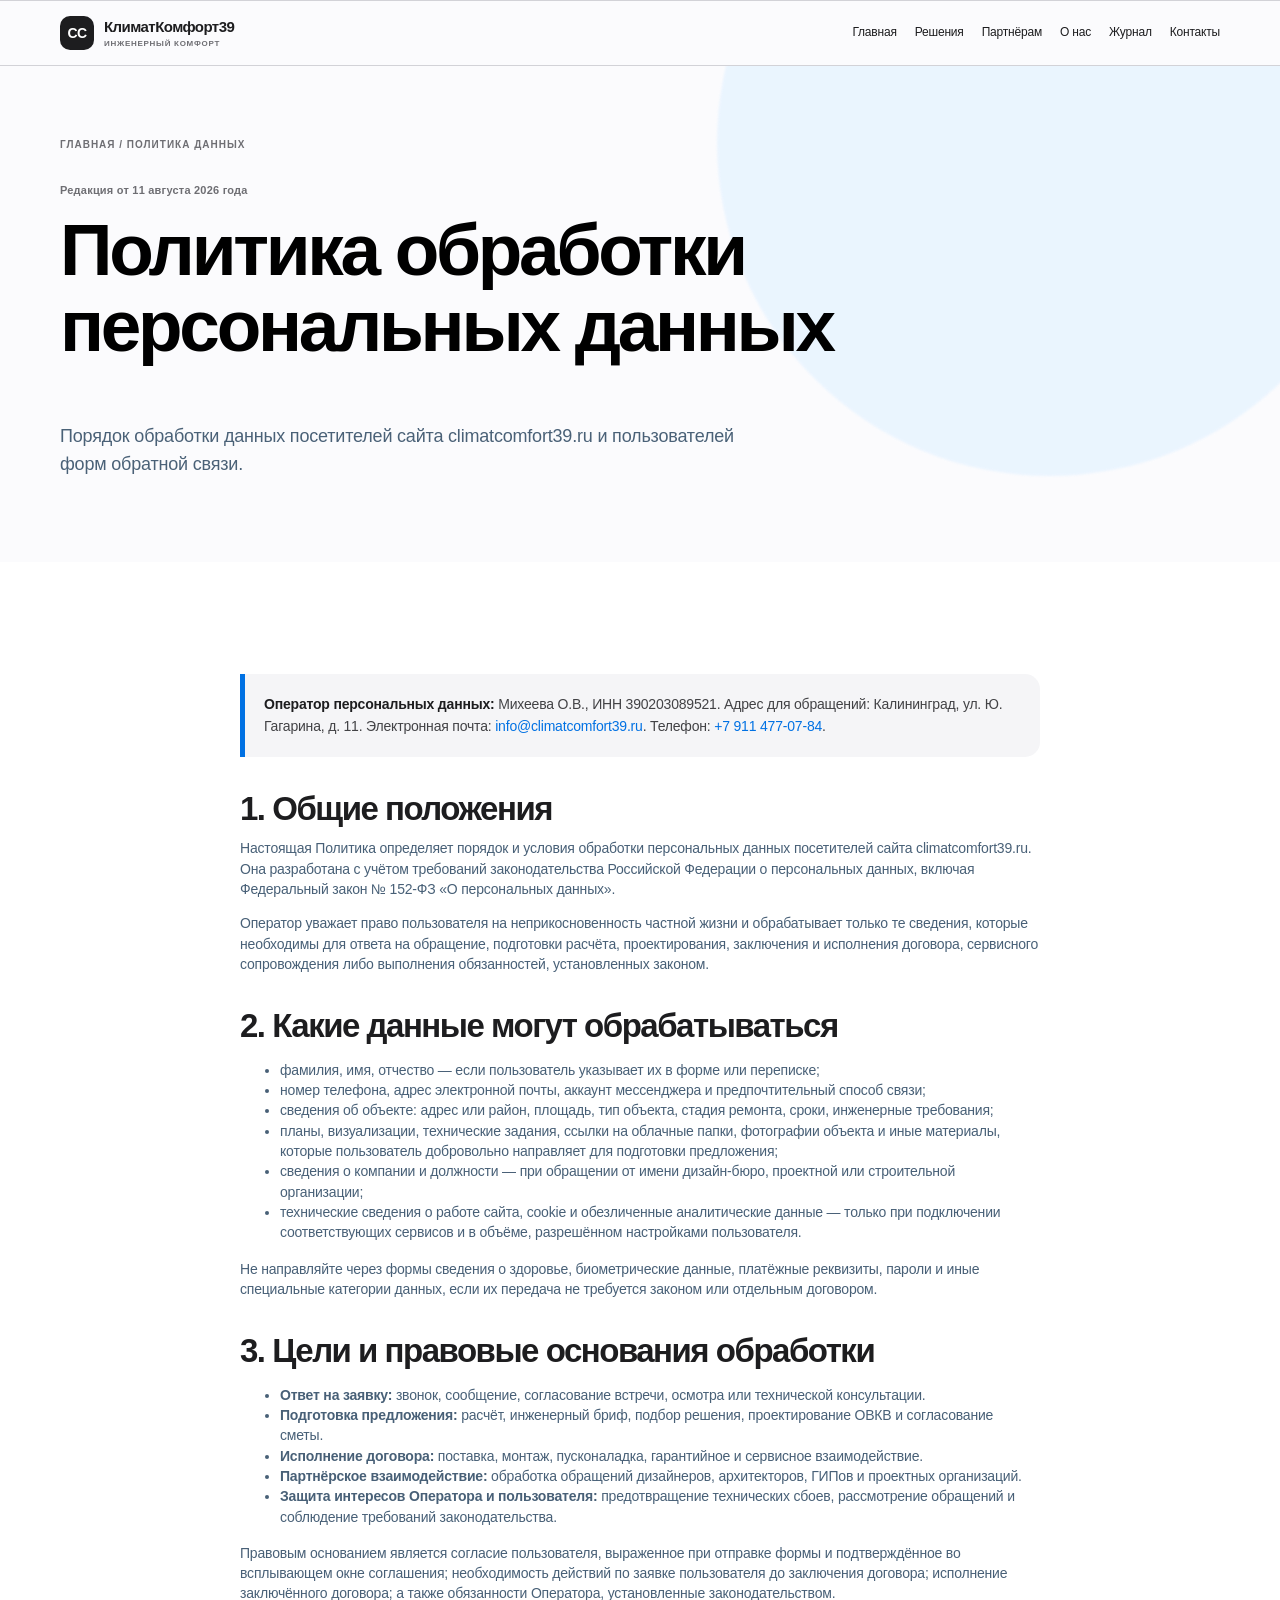
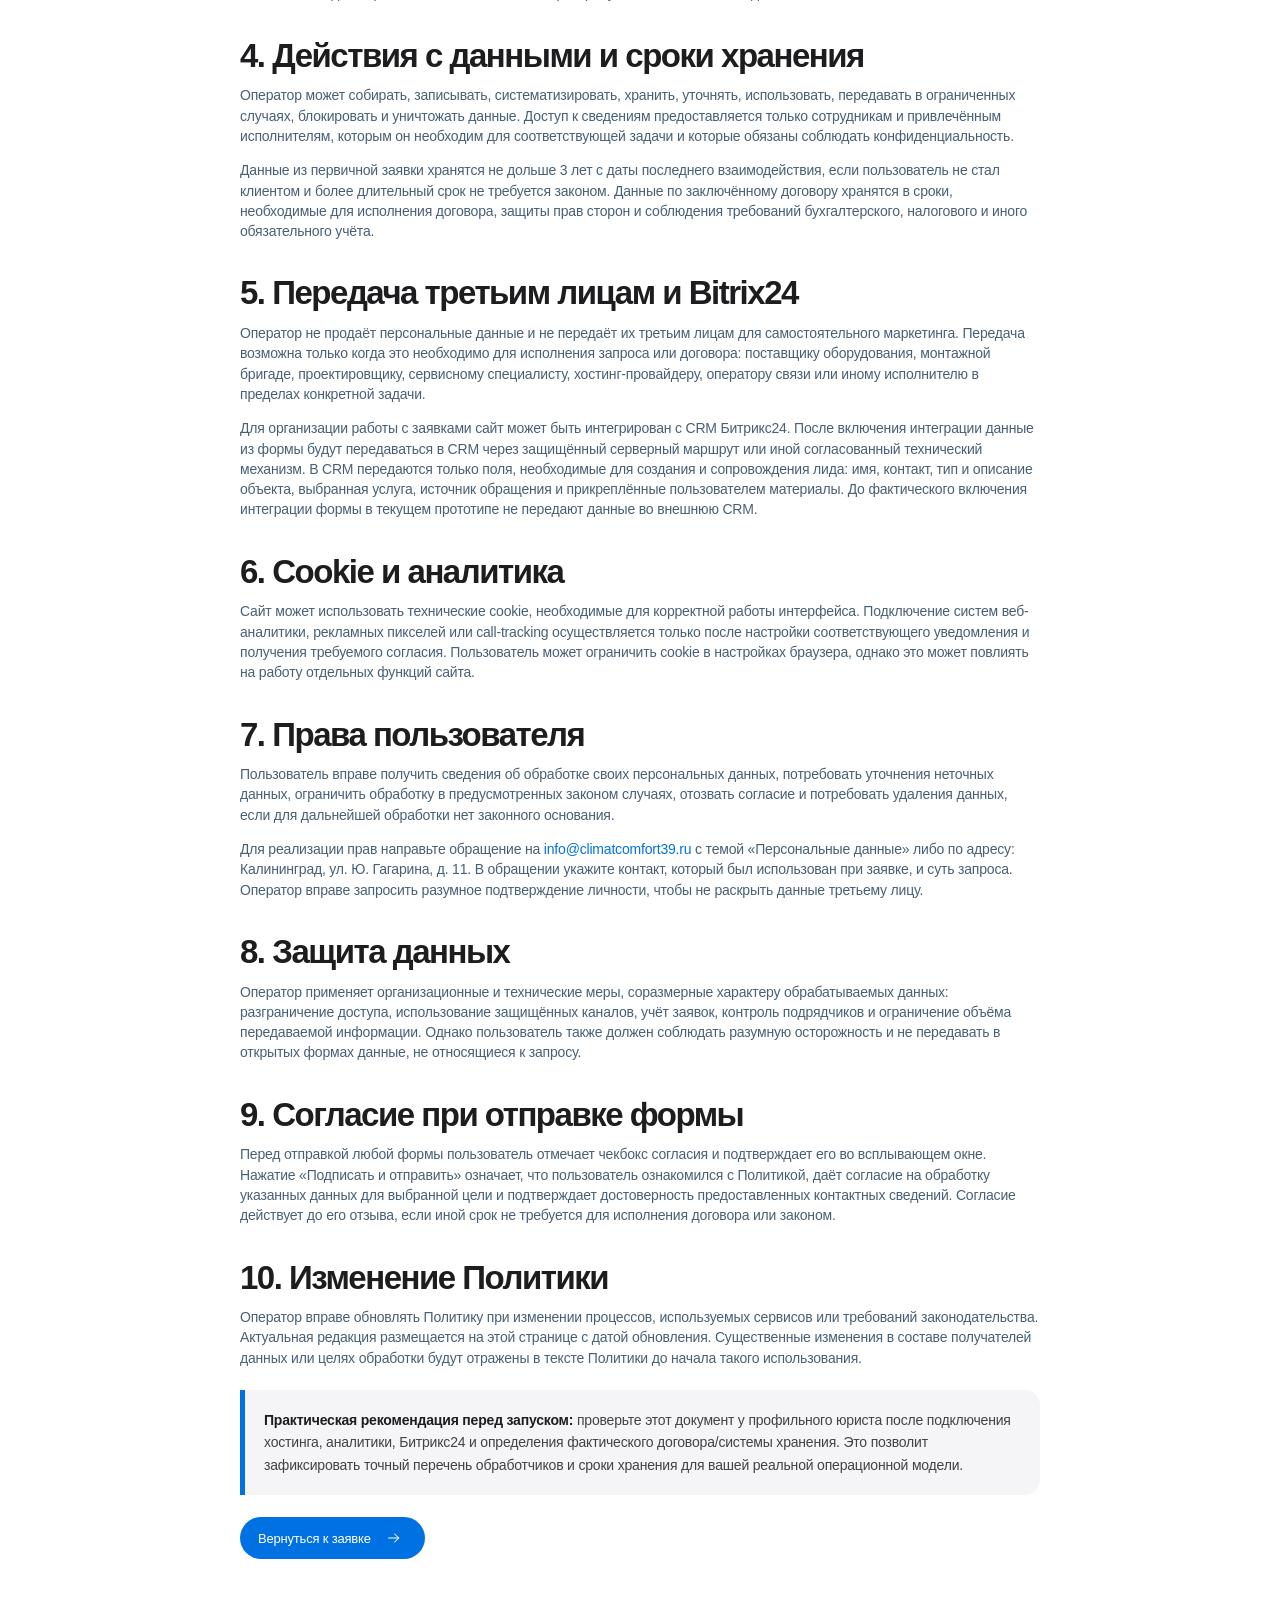
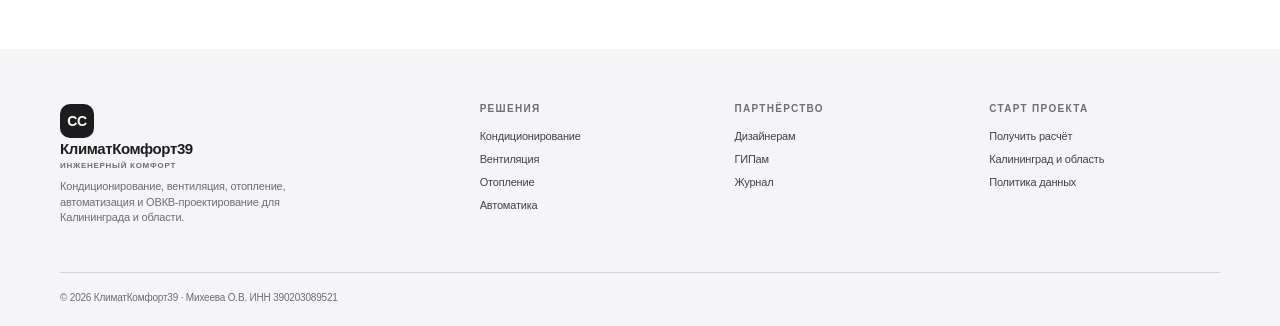
<file: assets/references/user-html-2026-08-18/privacy.html>
<!doctype html><html lang="ru"><head><meta charset="utf-8"><meta name="viewport" content="width=device-width,initial-scale=1"><meta name="description" content="Политика обработки персональных данных сайта climatcomfort39.ru."><meta name="theme-color" content="#000000"><title>Политика обработки персональных данных | КлиматКомфорт39</title><style>
:root{--navy:#071d33;--blue:#1956d7;--cyan:#97e9ff;--pink:#ff7462;--lime:#d8ff67;--cream:#fff9ef;--paper:#f2f5f8;--ink:#102b43;--muted:#52677a;--line:rgba(16,43,67,.15);--white:#fff;--shadow:0 22px 62px rgba(7,29,51,.18);--serif:Georgia,"Times New Roman",serif;--sans:Arial,Helvetica,sans-serif}
*{box-sizing:border-box}html{scroll-behavior:smooth}body{margin:0;background:var(--paper);color:var(--ink);font-family:var(--sans);font-size:16px;line-height:1.45}img{max-width:100%;display:block}a{color:inherit;text-decoration:none}button,input,textarea,select{font:inherit}.wrap{width:min(1160px,calc(100% - 36px));margin:auto}.skip{position:absolute;left:-999px}.skip:focus{left:20px;top:20px;background:#fff;padding:10px;z-index:99}.topline{height:9px;background:linear-gradient(90deg,var(--pink),#faad53 24%,var(--lime) 48%,var(--cyan) 72%,#6f72ff)}
.header{background:rgba(255,249,239,.96);border-bottom:1px solid var(--line);position:sticky;top:0;z-index:30}.nav{min-height:76px;display:flex;align-items:center;justify-content:space-between;gap:22px}.logo{display:flex;align-items:center;gap:10px;font-weight:900;letter-spacing:-.06em}.logo-mark{display:grid;place-items:center;width:38px;height:38px;border-radius:10px;background:var(--navy);box-shadow:inset -8px -8px 0 var(--pink);color:var(--cream);font-family:var(--serif);font-size:18px}.logo-text{font-size:17px}.logo-text small{display:block;color:var(--blue);font-size:9px;letter-spacing:.15em;text-transform:uppercase}.menu{display:flex;align-items:center;gap:18px}.menu a{font-size:12px;font-weight:800;color:#2c4760}.menu a.active{color:var(--blue);text-decoration:underline 3px var(--pink);text-underline-offset:8px}.menu a:hover{color:var(--pink)}.menu-btn{display:none;border:1px solid var(--line);background:#fff;border-radius:9px;padding:8px 10px}.mobile-menu{display:none}
.btn{display:inline-flex;align-items:center;gap:10px;padding:14px 19px;border:0;border-radius:999px;background:var(--navy);color:#fff;font-size:13px;font-weight:800;line-height:1;box-shadow:0 7px 0 rgba(7,29,51,.12);transition:.18s transform,.18s box-shadow;cursor:pointer}.btn:hover{transform:translateY(-3px);box-shadow:0 11px 0 rgba(7,29,51,.1)}.btn.pink{background:var(--pink);color:#3e1c28}.btn.lime{background:var(--lime);color:#183126}.btn.white{background:#fff;color:var(--navy)}.btn.line{border:1px solid currentColor;background:transparent;box-shadow:none}.btn .ico{width:16px!important;height:16px!important}.ico{width:26px!important;height:26px!important;min-width:26px!important;max-width:26px!important;max-height:26px!important;display:inline-block!important;vertical-align:middle!important;fill:none;stroke:currentColor;stroke-width:1.8;stroke-linecap:round;stroke-linejoin:round}.eyebrow{display:flex;align-items:center;gap:9px;margin:0 0 14px;color:var(--blue);font-size:10px;font-weight:900;letter-spacing:.16em;text-transform:uppercase}.eyebrow:before{content:"";width:24px;height:3px;border-radius:2px;background:var(--pink)}.eyebrow.light{color:var(--cyan)}.eyebrow.light:before{background:var(--lime)}h1,h2,h3,p{margin-top:0}h1{font:400 clamp(40px,5.7vw,76px)/.96 var(--serif);letter-spacing:-.065em}h2{font:400 clamp(30px,4vw,51px)/1.02 var(--serif);letter-spacing:-.055em}h3{font:400 24px/1.08 var(--serif);letter-spacing:-.035em}.lead{font-size:18px;line-height:1.55;color:#4a6177}.hero{position:relative;overflow:hidden;background:var(--navy);color:#fff}.hero:after{content:"";position:absolute;inset:0;pointer-events:none;background-image:linear-gradient(rgba(255,255,255,.05) 1px,transparent 1px),linear-gradient(90deg,rgba(255,255,255,.05) 1px,transparent 1px);background-size:44px 44px;mask-image:linear-gradient(90deg,#000,transparent 80%)}.hero-inner{position:relative;z-index:1;display:grid;grid-template-columns:1.05fr .95fr;min-height:560px;align-items:center;gap:25px;padding:65px 0}.hero-copy{padding:26px 0}.hero .lead{max-width:590px;color:#d4e3f3}.hero .buttons{margin-top:28px}.buttons{display:flex;flex-wrap:wrap;gap:10px}.hero-art{position:relative;height:470px}.hero-photo{width:100%;height:100%;object-fit:cover;border-radius:26px;transform:rotate(3deg);box-shadow:var(--shadow)}.orb{position:absolute;border-radius:50%;filter:blur(.2px)}.orb.a{width:142px;height:142px;right:-32px;top:-26px;background:var(--lime);mix-blend-mode:screen}.orb.b{width:100px;height:100px;left:-32px;bottom:24px;background:var(--pink)}.floating-card{position:absolute;left:-30px;bottom:48px;max-width:250px;padding:17px;border-radius:15px;background:rgba(255,255,255,.95);color:var(--navy);box-shadow:var(--shadow);transform:rotate(-3deg)}.floating-card b{font-size:12px}.floating-card span{display:block;margin-top:5px;color:#5b7182;font-size:11px}.floating-card .chip{display:inline-block;margin-bottom:7px;padding:4px 8px;background:var(--lime);border-radius:99px;font-weight:900;font-size:9px;text-transform:uppercase}.hero-code{position:absolute;right:28px;bottom:20px;color:var(--lime);font:700 64px/.8 var(--serif);letter-spacing:-.08em}.hero--blue{background:linear-gradient(130deg,#0b2248 0%,#1b58d6 62%,#3e61e8)}.hero--pink{background:linear-gradient(130deg,#171e43,#7c3a81 52%,#ff7462)}.hero--cream{background:var(--cream);color:var(--navy)}.hero--cream .lead{color:#4a6177}.hero--cream:after{background-image:radial-gradient(circle at 85% 20%,rgba(255,116,98,.42),transparent 22%),radial-gradient(circle at 75% 80%,rgba(151,233,255,.75),transparent 20%)}
.statbar{position:relative;z-index:2;margin-top:-45px}.stats{display:grid;grid-template-columns:repeat(4,1fr);overflow:hidden;border-radius:18px;box-shadow:var(--shadow);background:#fff}.stat{padding:20px;border-right:1px solid var(--line)}.stat:last-child{border:0}.stat b{display:block;color:var(--blue);font:400 32px/.95 var(--serif);letter-spacing:-.05em}.stat span{display:block;margin-top:6px;color:#5e7081;font-size:11px;font-weight:700;line-height:1.35}.marquee{overflow:hidden;border-top:1px solid var(--line);border-bottom:1px solid var(--line);background:var(--lime);padding:11px 0;white-space:nowrap}.marquee span{display:inline-block;padding-right:44px;color:var(--navy);font-size:11px;font-weight:900;letter-spacing:.14em;text-transform:uppercase}.section{padding:90px 0}.section.tight{padding:58px 0}.section.dark{background:var(--navy);color:#fff}.section.blue{background:#dff7ff}.section.pink-bg{background:#ffd5cf}.section.lime-bg{background:var(--lime)}.section-head{display:flex;align-items:end;justify-content:space-between;gap:30px;margin-bottom:38px}.section-head .lead{max-width:480px;margin:0}.cards{display:grid;grid-template-columns:repeat(4,1fr);gap:14px}.card{min-height:330px;position:relative;overflow:hidden;border-radius:20px;padding:19px;background:#fff;box-shadow:0 4px 0 rgba(16,43,67,.08)}.card.art{color:#fff;background:var(--navy)}.card.art img{position:absolute;inset:0;width:100%;height:100%;object-fit:cover}.card.art:after{content:"";position:absolute;inset:0;background:linear-gradient(0deg,rgba(7,29,51,.95),rgba(7,29,51,.1) 70%)}.card-content{position:relative;z-index:1;display:flex;height:100%;flex-direction:column}.num{font:900 12px/1 var(--sans);letter-spacing:.14em;color:var(--pink)}.tag{display:inline-block;width:max-content;padding:6px 8px;border:1px solid rgba(255,255,255,.38);border-radius:999px;font-size:9px;font-weight:900;letter-spacing:.08em;text-transform:uppercase}.card h3{margin:15px 0 10px;font-size:27px}.card p{margin:0;color:#d3e4f0;font-size:12px;line-height:1.5}.card .more{margin-top:auto;color:var(--lime);font-size:11px;font-weight:900}.split{display:grid;grid-template-columns:1fr 1fr;gap:65px;align-items:center}.visual-stack{position:relative;min-height:510px}.visual-stack .big{position:absolute;inset:0 50px 0 0;width:calc(100% - 50px);height:100%;object-fit:cover;border-radius:28px;box-shadow:var(--shadow)}.visual-stack .mini{position:absolute;right:0;bottom:36px;width:46%;height:44%;object-fit:cover;border:8px solid var(--paper);border-radius:22px;box-shadow:var(--shadow)}.visual-stack .sticker{position:absolute;right:27px;top:25px;width:130px;height:130px;display:grid;place-items:center;border-radius:50%;background:var(--pink);color:#341d29;text-align:center;font:400 23px/1 var(--serif);transform:rotate(12deg)}.ticks{display:grid;gap:13px;padding:0;margin:28px 0;list-style:none}.ticks li{display:flex;gap:11px;align-items:start;color:#405a70;font-size:14px}.tick{width:21px!important;height:21px!important;min-width:21px!important;padding:3px;border-radius:6px;background:var(--lime);color:var(--navy)}.bento{display:grid;grid-template-columns:1.1fr .9fr .9fr;gap:14px}.bento-item{min-height:235px;border-radius:20px;padding:24px;background:#fff;box-shadow:0 4px 0 rgba(16,43,67,.08)}.bento-item.navy{background:var(--navy);color:#fff}.bento-item.pink{background:var(--pink);color:#3d2530}.bento-item.cyan{background:var(--cyan);color:var(--navy)}.bento-item .ico{width:39px!important;height:39px!important;max-width:39px!important;max-height:39px!important;color:var(--blue)}.bento-item.navy .ico{color:var(--lime)}.bento-item h3{margin:18px 0 8px}.bento-item p{color:inherit;opacity:.75;font-size:12px}.diagram{position:relative;min-height:370px;overflow:hidden;border-radius:24px;background:linear-gradient(135deg,var(--blue),#6e71ff);padding:28px;color:#fff}.diagram:before{content:"";position:absolute;width:520px;height:520px;right:-180px;top:-160px;border:1px solid rgba(255,255,255,.25);border-radius:50%;box-shadow:0 0 0 45px rgba(255,255,255,.04),0 0 0 90px rgba(255,255,255,.04)}.diagram-grid{position:relative;z-index:1;display:grid;grid-template-columns:1fr 1fr;gap:10px;margin-top:26px}.diagram-box{padding:14px;border-radius:13px;border:1px solid rgba(255,255,255,.25);background:rgba(7,29,51,.16);font-size:12px}.diagram-box b{display:block;margin-top:8px;font:400 21px/1 var(--serif)}.diagram .center{position:absolute;z-index:2;right:88px;bottom:55px;width:130px;height:130px;display:grid;place-items:center;border-radius:50%;background:var(--lime);color:var(--navy);text-align:center;font:400 20px/1.1 var(--serif);box-shadow:0 0 0 16px rgba(216,255,103,.15)}.partner-band{position:relative;overflow:hidden;border-radius:28px;padding:56px;background:var(--navy);color:#fff}.partner-band img{position:absolute;inset:0 0 0 44%;width:56%;height:100%;object-fit:cover}.partner-band:after{content:"";position:absolute;inset:0;background:linear-gradient(90deg,var(--navy) 20%,rgba(7,29,51,.82) 52%,rgba(7,29,51,.08))}.partner-band>*{position:relative;z-index:1}.partner-band .lead{color:#d4e5f5;max-width:590px}.equipment{display:grid;grid-template-columns:repeat(3,1fr);gap:14px}.equip{overflow:hidden;border-radius:20px;background:#fff;border:1px solid var(--line)}.equip img{width:100%;height:230px;object-fit:cover;background:#eef0ed}.equip-body{padding:18px}.equip-body h3{margin:10px 0 6px;font-size:22px}.equip-body p{margin:0;color:var(--muted);font-size:12px}.small-note{margin-top:14px;color:#667a8c;font-size:10px}.faq{display:grid;grid-template-columns:.7fr 1.3fr;gap:55px}.faq-list{display:grid;gap:10px}.faq-item{border-radius:13px;background:#fff;overflow:hidden;border:1px solid var(--line)}.faq-item summary{list-style:none;cursor:pointer;padding:17px 47px 17px 17px;font-size:13px;font-weight:900;position:relative}.faq-item summary:after{content:"+";position:absolute;right:17px;top:12px;color:var(--pink);font:400 25px var(--serif)}.faq-item[open] summary:after{content:"−"}.faq-item div{padding:0 17px 17px;color:#526a7e;font-size:12px;line-height:1.55}.cta{display:flex;align-items:center;justify-content:space-between;gap:25px;border-radius:25px;padding:40px;background:linear-gradient(120deg,var(--pink),#ffad56);color:#3a2430}.cta h2{max-width:680px;margin:0;font-size:40px}.cta p{max-width:640px;margin:12px 0 0;font-size:14px}.page-top{position:relative;overflow:hidden;padding:72px 0 65px;background:var(--navy);color:#fff}.page-top:after{content:"";position:absolute;right:-8vw;top:-20vw;width:52vw;height:52vw;border-radius:50%;background:var(--pink);opacity:.7;filter:blur(1px)}.page-top .wrap{position:relative;z-index:1}.crumb{margin-bottom:30px;font-size:10px;font-weight:900;letter-spacing:.1em;text-transform:uppercase;color:var(--cyan)}.page-top .lead{max-width:690px;color:#d7e5f4}.page-top.blue{background:linear-gradient(125deg,#093060,var(--blue))}.page-top.cream{background:var(--cream);color:var(--navy)}.page-top.cream .lead{color:#4a6177}.page-top.cream:after{background:var(--cyan);opacity:.85}.service-nav{display:flex;flex-wrap:wrap;gap:9px;margin-bottom:36px}.service-nav a{padding:9px 12px;border-radius:999px;background:#fff;border:1px solid var(--line);font-size:11px;font-weight:900}.service-nav a:hover{background:var(--lime)}.service-block{display:grid;grid-template-columns:.9fr 1.1fr;gap:20px;margin:32px 0;padding:22px;border-radius:24px;background:#fff;box-shadow:0 4px 0 rgba(16,43,67,.06)}.service-block.reverse{grid-template-columns:1.1fr .9fr}.service-block .photo{min-height:320px;width:100%;height:100%;object-fit:cover;border-radius:17px}.service-copy{padding:15px}.service-copy p{color:var(--muted);font-size:14px}.micro-grid{display:grid;grid-template-columns:1fr 1fr;gap:9px;margin-top:20px}.micro{padding:13px;border-radius:12px;background:var(--paper);font-size:11px;font-weight:700;color:#38546a}.micro .ico{display:block;margin-bottom:7px;color:var(--blue);width:22px!important;height:22px!important}.models{display:grid;grid-template-columns:1fr 1fr;gap:14px}.model{display:grid;grid-template-columns:.73fr 1.27fr;min-height:300px;overflow:hidden;border-radius:20px;background:#fff;box-shadow:0 4px 0 rgba(16,43,67,.07)}.model img{width:100%;height:100%;object-fit:cover}.model div{padding:21px}.model h3{margin:13px 0 8px}.model p{font-size:12px;color:var(--muted)}.pills{display:flex;flex-wrap:wrap;gap:6px;margin-top:15px}.pill{padding:5px 8px;border-radius:999px;background:var(--cyan);font-size:9px;font-weight:900}.price-grid{display:grid;grid-template-columns:repeat(3,1fr);gap:14px}.price{min-height:310px;padding:24px;border-radius:20px;background:#fff;box-shadow:0 4px 0 rgba(16,43,67,.08)}.price.featured{background:var(--navy);color:#fff;transform:translateY(-12px)}.price .amount{margin:24px 0 7px;color:var(--pink);font:400 32px/1 var(--serif)}.price.featured .amount{color:var(--lime)}.price p{font-size:12px;color:var(--muted)}.price.featured p{color:#d1e1ed}.price ul{padding-left:16px;font-size:11px;line-height:1.7}.video-card{overflow:hidden;border-radius:25px;background:var(--navy);box-shadow:var(--shadow)}.video-card video{display:block;width:100%;aspect-ratio:16/9}.video-poster{position:relative;aspect-ratio:16/9;overflow:hidden}.video-poster img{width:100%;height:100%;object-fit:cover}.video-poster:after{content:"";position:absolute;inset:0;background:linear-gradient(90deg,rgba(7,29,51,.78),rgba(7,29,51,.06))}.video-play{position:absolute;z-index:1;left:28px;bottom:28px;display:flex;align-items:center;gap:12px;color:#fff;font:400 28px/1 var(--serif)}.video-play .ico{width:48px!important;height:48px!important;max-width:48px!important;max-height:48px!important;padding:12px;border-radius:50%;background:var(--lime);color:var(--navy)}.video-caption{display:flex;justify-content:space-between;padding:13px 17px;color:#d5e4f0;font-size:11px}.timeline{display:grid;grid-template-columns:repeat(4,1fr);gap:2px;background:var(--line);border:1px solid var(--line);border-radius:20px;overflow:hidden}.step{min-height:210px;padding:20px;background:#fff}.step b{display:block;color:var(--pink);font:400 33px/1 var(--serif)}.step h3{margin:35px 0 7px;font:900 14px var(--sans);letter-spacing:-.02em}.step p{margin:0;color:var(--muted);font-size:11px}.form-zone{display:grid;grid-template-columns:.75fr 1.25fr;gap:20px}.form-card{padding:28px;border-radius:24px;background:#fff;box-shadow:var(--shadow)}.form-grid{display:grid;grid-template-columns:1fr 1fr;gap:12px}.field{display:grid;gap:5px}.field.wide{grid-column:1/-1}.field label{font-size:10px;font-weight:900;letter-spacing:.07em;text-transform:uppercase;color:#476177}.field input,.field textarea,.field select{width:100%;padding:12px;border:1px solid #cbd8e2;border-radius:10px;background:#f9fcff;color:var(--ink);outline:none}.field textarea{min-height:110px;resize:vertical}.form-note,.status{margin:14px 0 0;color:#718396;font-size:10px}.contact-art{min-height:420px;padding:31px;border-radius:24px;background:linear-gradient(135deg,#1b5ce5,#12336f);color:#fff;position:relative;overflow:hidden}.contact-art:after{content:"";position:absolute;width:400px;height:400px;right:-130px;bottom:-160px;border-radius:50%;border:65px solid var(--lime);opacity:.8}.contact-points{position:relative;z-index:1;display:grid;gap:14px;margin-top:26px}.contact-point{display:flex;align-items:center;gap:13px;padding:12px;border:1px solid rgba(255,255,255,.25);border-radius:13px;background:rgba(255,255,255,.08)}.contact-point .ico{color:var(--lime)}.contact-point b{display:block;font-size:12px}.contact-point span{display:block;margin-top:2px;font-size:10px;color:#d3e3f2}.articles{display:grid;grid-template-columns:1.25fr .75fr;gap:16px}.article-card{overflow:hidden;border-radius:22px;background:#fff;box-shadow:0 4px 0 rgba(16,43,67,.08)}.article-card img{width:100%;height:245px;object-fit:cover}.article-card .inside{padding:22px}.article-card .meta{font-size:10px;font-weight:900;letter-spacing:.1em;color:var(--blue);text-transform:uppercase}.article-card h2{margin:12px 0;font-size:32px}.article-card p{color:var(--muted);font-size:13px}.side-stack{display:grid;gap:16px}.mini-article{min-height:210px;border-radius:22px;padding:23px;background:var(--navy);color:#fff}.mini-article.pink{background:var(--pink);color:#392331}.mini-article h3{margin:18px 0 8px;font-size:25px}.mini-article p{font-size:12px;opacity:.75}.article{display:grid;grid-template-columns:1fr 285px;gap:58px;padding:75px 0;border-top:1px solid var(--line)}.prose h2{font-size:42px}.prose h3{margin:32px 0 10px;font:900 18px var(--sans);letter-spacing:-.02em}.prose p,.prose li{color:#405c72;font-size:14px;line-height:1.65}.prose li{margin-bottom:7px}.answer{margin:22px 0;padding:19px;border-left:5px solid var(--pink);border-radius:0 15px 15px 0;background:#fff0ed;color:#4a4552;font-size:14px;line-height:1.6}.answer b{color:var(--navy)}.aside{height:max-content;position:sticky;top:100px;padding:20px;border-radius:18px;background:#fff}.aside b{display:block;margin-bottom:8px;font-size:12px}.aside a{display:block;padding:9px 0;border-bottom:1px solid var(--line);color:#45637a;font-size:11px}.legal{max-width:800px}.legal h2{margin:34px 0 12px;font-size:33px}.legal p,.legal li{color:#486077;font-size:14px}.footer{padding:48px 0 20px;background:var(--navy);color:#d5e4f2}.footgrid{display:grid;grid-template-columns:1.2fr repeat(3,.7fr);gap:24px;padding-bottom:35px}.footer .logo{color:#fff}.footer .logo-mark{background:#fff;color:var(--navy);box-shadow:inset -8px -8px 0 var(--lime)}.footer h4{margin:5px 0 12px;color:var(--lime);font-size:10px;letter-spacing:.13em;text-transform:uppercase}.footer a{display:block;margin:7px 0;color:#c6d8e9;font-size:11px}.footer p{max-width:270px;color:#b6c8d8;font-size:11px}.footline{display:flex;justify-content:space-between;gap:20px;padding-top:18px;border-top:1px solid rgba(255,255,255,.15);font-size:10px;color:#91a7ba}
@media(max-width:860px){.menu{display:none}.menu-btn{display:block}.mobile-menu{display:none;padding:10px 0 15px}.mobile-menu.open{display:grid;gap:7px}.mobile-menu a{padding:11px;border-radius:9px;background:#fff;font-size:12px;font-weight:800}.hero-inner,.split,.faq,.form-zone,.article{grid-template-columns:1fr}.hero-inner{padding:44px 0;min-height:auto}.hero-art{height:360px}.hero-copy{padding:0}.statbar{margin-top:0}.stats{grid-template-columns:1fr 1fr;border-radius:0}.stat:nth-child(2){border-right:0}.stat:nth-child(-n+2){border-bottom:1px solid var(--line)}.section{padding:65px 0}.section-head{display:block}.section-head .lead{margin-top:16px}.cards,.equipment,.bento,.price-grid{grid-template-columns:1fr 1fr}.card{min-height:290px}.visual-stack{min-height:380px}.partner-band{padding:35px}.partner-band img{opacity:.35;inset:0;width:100%}.timeline{grid-template-columns:1fr 1fr}.models{grid-template-columns:1fr}.article{gap:28px}.aside{position:static}.footgrid{grid-template-columns:1fr 1fr}.footer .intro{grid-column:span 2}}
@media(max-width:540px){body{font-size:15px}.wrap{width:min(100% - 26px,1160px)}.nav{min-height:66px}.logo-text{font-size:15px}.hero-art{height:290px}.hero h1{font-size:43px}.hero-code{font-size:48px}.floating-card{left:8px;bottom:15px}.cards,.equipment,.bento,.price-grid{grid-template-columns:1fr}.card{min-height:310px}.split{gap:34px}.visual-stack{min-height:300px}.visual-stack .big{inset:0 25px 0 0;width:calc(100% - 25px)}.visual-stack .mini{border-width:5px}.visual-stack .sticker{width:95px;height:95px;right:8px;font-size:17px}.faq{gap:30px}.cta{display:block;padding:28px}.cta h2{font-size:32px}.cta .btn{margin-top:18px}.service-block,.service-block.reverse{grid-template-columns:1fr;padding:12px}.service-block .photo{min-height:235px}.micro-grid{grid-template-columns:1fr 1fr}.model{grid-template-columns:.75fr 1.25fr}.model h3{font-size:21px}.model div{padding:15px}.timeline{grid-template-columns:1fr}.step{min-height:170px}.form-grid{grid-template-columns:1fr}.field.wide{grid-column:auto}.articles{grid-template-columns:1fr}.article-card h2{font-size:28px}.footgrid{grid-template-columns:1fr 1fr}.footline{display:block}.footline span{display:block;margin:5px 0}}

:root{--navy:#000;--blue:#0071e3;--cyan:#e8f4ff;--pink:#0071e3;--lime:#fff;--cream:#fbfbfd;--paper:#fff;--ink:#1d1d1f;--muted:#6e6e73;--line:rgba(29,29,31,.16);--white:#fff;--shadow:0 8px 28px rgba(0,0,0,.10);--serif:-apple-system,BlinkMacSystemFont,"SF Pro Display","Helvetica Neue",Arial,sans-serif;--sans:-apple-system,BlinkMacSystemFont,"SF Pro Text","Helvetica Neue",Arial,sans-serif}
body{background:#fff;color:#1d1d1f;font-family:var(--sans);letter-spacing:-.012em}.topline{height:1px;background:#d2d2d7}.header{background:rgba(251,251,253,.92);border-color:#d2d2d7;backdrop-filter:saturate(180%) blur(18px)}.nav{min-height:64px}.logo{letter-spacing:-.035em}.logo-mark{width:34px;height:34px;border-radius:10px;background:#1d1d1f;box-shadow:none;color:#fff;font-family:var(--sans);font-weight:700;font-size:14px}.logo-text{font-size:15px}.logo-text small{color:#6e6e73;font-size:8px;letter-spacing:.09em}.menu a{color:#1d1d1f;font-size:12px;font-weight:500}.menu a.active{color:#0071e3;text-decoration:none}.menu a:hover{color:#0071e3}.menu-btn{border-color:#d2d2d7;background:#fff;color:#1d1d1f}.eyebrow{gap:0;color:#6e6e73;font-size:11px;font-weight:600;letter-spacing:.02em;text-transform:none}.eyebrow:before{display:none}.eyebrow.light{color:#a1a1a6}.eyebrow.light:before{display:none}h1,h2,h3{font-family:var(--sans);font-weight:600;letter-spacing:-.045em}h1{line-height:1.03}h2{line-height:1.08}h3{font-weight:600}.lead{color:#6e6e73}.btn{border-radius:980px;background:#0071e3;color:#fff;box-shadow:none;font-weight:500;padding:13px 18px}.btn:hover{transform:none;box-shadow:none;background:#0077ed}.btn.pink{background:#0071e3;color:#fff}.btn.lime{background:#fff;color:#1d1d1f}.btn.white{background:#fff;color:#1d1d1f}.btn.line{border-color:#0071e3;color:#0071e3}.ico{stroke-width:1.55}.hero,.hero--blue,.hero--pink{background:#000}.hero:after{opacity:.42}.hero .lead{color:#a1a1a6}.hero-inner{min-height:580px}.hero-photo{border-radius:30px;transform:none;box-shadow:none}.orb.a{background:#c7e5ff;mix-blend-mode:normal;opacity:.75}.orb.b{background:#0071e3}.floating-card{border-radius:18px;box-shadow:0 12px 35px rgba(0,0,0,.25);transform:none}.floating-card .chip{background:#e8f4ff;color:#0071e3}.hero-code{color:#f5f5f7}.stats{box-shadow:none;border:1px solid #d2d2d7;border-radius:20px}.stat{padding:23px;background:#fff}.stat b{color:#1d1d1f;font-family:var(--sans);font-size:27px;font-weight:600}.stat span{color:#6e6e73}.marquee{background:#f5f5f7;border-color:#d2d2d7}.marquee span{color:#1d1d1f;font-weight:600;letter-spacing:.06em}.section{background:#fff}.section.dark{background:#000}.section.blue,.section.pink-bg,.section.lime-bg{background:#f5f5f7}.cards{gap:16px}.card{border-radius:20px;box-shadow:none;background:#f5f5f7}.card.art{background:#000}.card.art:after{background:linear-gradient(0deg,rgba(0,0,0,.86),rgba(0,0,0,.04) 72%)}.num{color:#0071e3;font-weight:600}.card .more{color:#fff}.split{gap:58px}.visual-stack .big,.visual-stack .mini{border-radius:28px;box-shadow:none}.visual-stack .mini{border-color:#fff}.visual-stack .sticker{background:#fff;color:#1d1d1f;box-shadow:0 5px 18px rgba(0,0,0,.12);transform:none;font-family:var(--sans);font-weight:600;font-size:17px}.ticks li{color:#424245}.tick{background:#e8f4ff;color:#0071e3;border-radius:50%}.bento{gap:16px}.bento-item{border-radius:20px;background:#f5f5f7;box-shadow:none}.bento-item.navy{background:#000}.bento-item.pink,.bento-item.cyan{background:#f5f5f7;color:#1d1d1f}.bento-item .ico{color:#0071e3}.bento-item.navy .ico{color:#fff}.diagram{background:#000;border-radius:28px}.diagram .center{top:26px;right:38px;bottom:auto;width:108px;height:108px;background:#fff;color:#1d1d1f;box-shadow:none;font-family:var(--sans);font-weight:600;font-size:16px}.diagram-grid{margin-top:118px}.diagram-box{background:#1d1d1f;border-color:#424245;border-radius:16px}.diagram-box b{font-family:var(--sans);font-weight:600}.partner-band{background:#000;border-radius:28px}.partner-band:after{background:linear-gradient(90deg,#000 18%,rgba(0,0,0,.8) 52%,rgba(0,0,0,.08))}.equipment{gap:16px}.equip{border:0;border-radius:20px;background:#f5f5f7}.equip-body h3{font-family:var(--sans);font-weight:600}.small-note{color:#6e6e73}.faq-item{border-color:#d2d2d7;border-radius:18px}.faq-item summary{font-weight:600}.faq-item summary:after{color:#0071e3}.faq-item div{color:#6e6e73}.cta{border-radius:28px;background:#0071e3;color:#fff}.cta .eyebrow{color:#dbeeff}.cta .eyebrow:before{display:none}.cta p{color:#e8f4ff}.page-top{background:#000}.page-top.blue{background:#000}.page-top.cream{background:#fbfbfd}.page-top.cream:after{background:#e8f4ff}.crumb{color:#6e6e73}.service-nav a{border-color:#d2d2d7;border-radius:980px;font-weight:500}.service-nav a:hover{background:#e8f4ff}.service-block{border-radius:24px;background:#f5f5f7;box-shadow:none}.service-block .photo{border-radius:18px}.service-copy p{color:#6e6e73}.micro{border-radius:14px;background:#fff;color:#424245}.micro .ico{color:#0071e3}.models{gap:16px}.model{border-radius:20px;background:#f5f5f7;box-shadow:none}.model img{object-fit:contain;background:#fff}.pill{background:#e8f4ff;color:#0066cc}.price{border-radius:20px;background:#f5f5f7;box-shadow:none}.price.featured{background:#000;transform:none}.price .amount{color:#0071e3;font-family:var(--sans);font-weight:600}.price.featured .amount{color:#fff}.video-card{border-radius:28px;box-shadow:none;background:#000}.video-play .ico{background:#fff;color:#0071e3}.timeline{border-color:#d2d2d7;background:#d2d2d7;border-radius:20px}.step{background:#fff}.step b{color:#0071e3;font-family:var(--sans);font-weight:600}.form-card{border-radius:24px;box-shadow:none;border:1px solid #d2d2d7}.field label{color:#6e6e73}.field input,.field textarea,.field select{border-color:#d2d2d7;background:#fff;border-radius:12px}.contact-art{background:#000;border-radius:28px}.contact-art:after{border-color:#0071e3}.contact-point{border-color:#424245;background:#1d1d1f}.contact-point .ico{color:#fff}.article-card{border-radius:22px;background:#f5f5f7;box-shadow:none}.mini-article{border-radius:22px;background:#000}.mini-article.pink{background:#f5f5f7;color:#1d1d1f}.answer{border-color:#0071e3;background:#f5f5f7;color:#424245}.answer b{color:#1d1d1f}.aside{border-radius:18px;background:#f5f5f7}.footer{background:#f5f5f7;color:#424245}.footer .logo{color:#1d1d1f}.footer .logo-mark{background:#1d1d1f;color:#fff;box-shadow:none}.footer h4{color:#6e6e73}.footer a{color:#424245}.footer p{color:#6e6e73}.footline{border-color:#d2d2d7;color:#6e6e73}.consent{display:flex;align-items:flex-start;gap:8px;margin:15px 0;color:#6e6e73;font-size:11px;line-height:1.4}.consent input{margin-top:2px;accent-color:#0071e3}.consent a{color:#0071e3;text-decoration:underline;text-underline-offset:2px}.modal-overlay{position:fixed;inset:0;z-index:999;display:none;place-items:center;padding:20px;background:rgba(0,0,0,.46);backdrop-filter:blur(7px)}.modal-overlay.open{display:grid}.consent-modal{width:min(560px,100%);padding:30px;border-radius:24px;background:#fff;box-shadow:0 18px 60px rgba(0,0,0,.35)}.consent-modal h3{font-size:27px;margin-bottom:12px}.consent-modal p{color:#6e6e73;font-size:13px;line-height:1.55}.consent-modal .buttons{margin-top:18px}
</style></head><body><div class="topline"></div><a class="skip" href="#content">К содержанию</a><header class="header"><div class="wrap nav"><a class="logo" href="index.html" aria-label="КлиматКомфорт39, главная"><span class="logo-mark">CC</span><span class="logo-text">КлиматКомфорт39<small>инженерный комфорт</small></span></a><nav class="menu" aria-label="Основное меню"><a class="" href="index.html">Главная</a><a class="" href="services.html">Решения</a><a class="" href="partners.html">Партнёрам</a><a class="" href="about.html">О нас</a><a class="" href="journal.html">Журнал</a><a class="" href="contacts.html">Контакты</a></nav><button class="menu-btn" type="button" onclick="document.querySelector('.mobile-menu').classList.toggle('open')">Меню</button></div><nav class="wrap mobile-menu" aria-label="Мобильное меню"><a href="index.html">Главная</a><a href="services.html">Решения</a><a href="partners.html">Партнёрам</a><a href="about.html">О нас</a><a href="journal.html">Журнал</a><a href="contacts.html">Контакты</a></nav></header><main id="content"><section class="page-top cream"><div class="wrap"><p class="crumb">Главная / Политика данных</p><p class="eyebrow">Редакция от 11 августа 2026 года</p><h1>Политика обработки<br>персональных данных</h1><p class="lead">Порядок обработки данных посетителей сайта climatcomfort39.ru и пользователей форм обратной связи.</p></div></section><section class="section"><div class="wrap legal"><div class="answer"><b>Оператор персональных данных:</b> Михеева О.В., ИНН 390203089521. Адрес для обращений: Калининград, ул. Ю. Гагарина, д. 11. Электронная почта: <a href="mailto:info@climatcomfort39.ru" style="color:#0071e3">info@climatcomfort39.ru</a>. Телефон: <a href="tel:+79114770784" style="color:#0071e3">+7 911 477‑07‑84</a>.</div><h2>1. Общие положения</h2><p>Настоящая Политика определяет порядок и условия обработки персональных данных посетителей сайта climatcomfort39.ru. Она разработана с учётом требований законодательства Российской Федерации о персональных данных, включая Федеральный закон № 152‑ФЗ «О персональных данных».</p><p>Оператор уважает право пользователя на неприкосновенность частной жизни и обрабатывает только те сведения, которые необходимы для ответа на обращение, подготовки расчёта, проектирования, заключения и исполнения договора, сервисного сопровождения либо выполнения обязанностей, установленных законом.</p><h2>2. Какие данные могут обрабатываться</h2><ul><li>фамилия, имя, отчество — если пользователь указывает их в форме или переписке;</li><li>номер телефона, адрес электронной почты, аккаунт мессенджера и предпочтительный способ связи;</li><li>сведения об объекте: адрес или район, площадь, тип объекта, стадия ремонта, сроки, инженерные требования;</li><li>планы, визуализации, технические задания, ссылки на облачные папки, фотографии объекта и иные материалы, которые пользователь добровольно направляет для подготовки предложения;</li><li>сведения о компании и должности — при обращении от имени дизайн-бюро, проектной или строительной организации;</li><li>технические сведения о работе сайта, cookie и обезличенные аналитические данные — только при подключении соответствующих сервисов и в объёме, разрешённом настройками пользователя.</li></ul><p>Не направляйте через формы сведения о здоровье, биометрические данные, платёжные реквизиты, пароли и иные специальные категории данных, если их передача не требуется законом или отдельным договором.</p><h2>3. Цели и правовые основания обработки</h2><ul><li><b>Ответ на заявку:</b> звонок, сообщение, согласование встречи, осмотра или технической консультации.</li><li><b>Подготовка предложения:</b> расчёт, инженерный бриф, подбор решения, проектирование ОВКВ и согласование сметы.</li><li><b>Исполнение договора:</b> поставка, монтаж, пусконаладка, гарантийное и сервисное взаимодействие.</li><li><b>Партнёрское взаимодействие:</b> обработка обращений дизайнеров, архитекторов, ГИПов и проектных организаций.</li><li><b>Защита интересов Оператора и пользователя:</b> предотвращение технических сбоев, рассмотрение обращений и соблюдение требований законодательства.</li></ul><p>Правовым основанием является согласие пользователя, выраженное при отправке формы и подтверждённое во всплывающем окне соглашения; необходимость действий по заявке пользователя до заключения договора; исполнение заключённого договора; а также обязанности Оператора, установленные законодательством.</p><h2>4. Действия с данными и сроки хранения</h2><p>Оператор может собирать, записывать, систематизировать, хранить, уточнять, использовать, передавать в ограниченных случаях, блокировать и уничтожать данные. Доступ к сведениям предоставляется только сотрудникам и привлечённым исполнителям, которым он необходим для соответствующей задачи и которые обязаны соблюдать конфиденциальность.</p><p>Данные из первичной заявки хранятся не дольше 3 лет с даты последнего взаимодействия, если пользователь не стал клиентом и более длительный срок не требуется законом. Данные по заключённому договору хранятся в сроки, необходимые для исполнения договора, защиты прав сторон и соблюдения требований бухгалтерского, налогового и иного обязательного учёта.</p><h2>5. Передача третьим лицам и Bitrix24</h2><p>Оператор не продаёт персональные данные и не передаёт их третьим лицам для самостоятельного маркетинга. Передача возможна только когда это необходимо для исполнения запроса или договора: поставщику оборудования, монтажной бригаде, проектировщику, сервисному специалисту, хостинг-провайдеру, оператору связи или иному исполнителю в пределах конкретной задачи.</p><p>Для организации работы с заявками сайт может быть интегрирован с CRM Битрикс24. После включения интеграции данные из формы будут передаваться в CRM через защищённый серверный маршрут или иной согласованный технический механизм. В CRM передаются только поля, необходимые для создания и сопровождения лида: имя, контакт, тип и описание объекта, выбранная услуга, источник обращения и прикреплённые пользователем материалы. До фактического включения интеграции формы в текущем прототипе не передают данные во внешнюю CRM.</p><h2>6. Cookie и аналитика</h2><p>Сайт может использовать технические cookie, необходимые для корректной работы интерфейса. Подключение систем веб-аналитики, рекламных пикселей или call-tracking осуществляется только после настройки соответствующего уведомления и получения требуемого согласия. Пользователь может ограничить cookie в настройках браузера, однако это может повлиять на работу отдельных функций сайта.</p><h2>7. Права пользователя</h2><p>Пользователь вправе получить сведения об обработке своих персональных данных, потребовать уточнения неточных данных, ограничить обработку в предусмотренных законом случаях, отозвать согласие и потребовать удаления данных, если для дальнейшей обработки нет законного основания.</p><p>Для реализации прав направьте обращение на <a href="mailto:info@climatcomfort39.ru" style="color:#0071e3">info@climatcomfort39.ru</a> с темой «Персональные данные» либо по адресу: Калининград, ул. Ю. Гагарина, д. 11. В обращении укажите контакт, который был использован при заявке, и суть запроса. Оператор вправе запросить разумное подтверждение личности, чтобы не раскрыть данные третьему лицу.</p><h2>8. Защита данных</h2><p>Оператор применяет организационные и технические меры, соразмерные характеру обрабатываемых данных: разграничение доступа, использование защищённых каналов, учёт заявок, контроль подрядчиков и ограничение объёма передаваемой информации. Однако пользователь также должен соблюдать разумную осторожность и не передавать в открытых формах данные, не относящиеся к запросу.</p><h2>9. Согласие при отправке формы</h2><p>Перед отправкой любой формы пользователь отмечает чекбокс согласия и подтверждает его во всплывающем окне. Нажатие «Подписать и отправить» означает, что пользователь ознакомился с Политикой, даёт согласие на обработку указанных данных для выбранной цели и подтверждает достоверность предоставленных контактных сведений. Согласие действует до его отзыва, если иной срок не требуется для исполнения договора или законом.</p><h2>10. Изменение Политики</h2><p>Оператор вправе обновлять Политику при изменении процессов, используемых сервисов или требований законодательства. Актуальная редакция размещается на этой странице с датой обновления. Существенные изменения в составе получателей данных или целях обработки будут отражены в тексте Политики до начала такого использования.</p><div class="answer"><b>Практическая рекомендация перед запуском:</b> проверьте этот документ у профильного юриста после подключения хостинга, аналитики, Битрикс24 и определения фактического договора/системы хранения. Это позволит зафиксировать точный перечень обработчиков и сроки хранения для вашей реальной операционной модели.</div><a class="btn" href="contacts.html">Вернуться к заявке <svg class="ico" viewBox="0 0 24 24" aria-hidden="true"><path d="M4 12h15"/><path d="m13 6 6 6-6 6"/></svg></a></div></section></main><footer class="footer"><div class="wrap"><div class="footgrid"><div class="intro"><a class="logo" href="index.html" aria-label="КлиматКомфорт39, главная"><span class="logo-mark">CC</span><span class="logo-text">КлиматКомфорт39<small>инженерный комфорт</small></span></a><p>Кондиционирование, вентиляция, отопление, автоматизация и ОВКВ-проектирование для Калининграда и области.</p></div><div><h4>Решения</h4><a href="services.html#air">Кондиционирование</a><a href="services.html#vent">Вентиляция</a><a href="services.html#heat">Отопление</a><a href="services.html#auto">Автоматика</a></div><div><h4>Партнёрство</h4><a href="partners.html">Дизайнерам</a><a href="partners.html#org">ГИПам</a><a href="journal.html">Журнал</a></div><div><h4>Старт проекта</h4><a href="contacts.html">Получить расчёт</a><a href="contacts.html">Калининград и область</a><a href="privacy.html">Политика данных</a></div></div><div class="footline"><span>© 2026 КлиматКомфорт39 · Михеева О.В. ИНН 390203089521</span></div></div></footer><div class="modal-overlay" id="consent-modal" role="dialog" aria-modal="true" aria-labelledby="consent-title"><div class="consent-modal"><p class="eyebrow">Персональные данные</p><h3 id="consent-title">Подтверждение согласия</h3><p id="consent-copy">Перед отправкой запроса необходимо подтвердить согласие на обработку персональных данных.</p><div class="buttons"><button class="btn" id="consent-confirm" type="button">Подписать и отправить</button><button class="btn line" id="consent-cancel" type="button">Отмена</button></div></div></div><script>
window.CLIMATCOMFORT_CONFIG = {
  mode: 'demo',
  bitrix24: {
    enabled: false,
    // В production укажите защищённый серверный proxy endpoint, а не публичный webhook Bitrix24.
    proxyEndpoint: '/api/bitrix24/lead',
    entity: 'crm.lead.add',
    defaultSource: 'climatcomfort39.ru'
  }
};
(function () {
  const modal = document.getElementById('consent-modal');
  const copy = document.getElementById('consent-copy');
  const confirm = document.getElementById('consent-confirm');
  const cancel = document.getElementById('consent-cancel');
  let pendingForm = null;

  function openModal(text, form, needsCheck) {
    pendingForm = form || null;
    copy.textContent = text;
    confirm.textContent = needsCheck ? 'Вернуться к согласию' : 'Подписать и отправить';
    confirm.dataset.needsCheck = needsCheck ? '1' : '0';
    modal.classList.add('open');
    confirm.focus();
  }
  function closeModal() { modal.classList.remove('open'); pendingForm = null; }
  function completeSubmission(form) {
    const status = form.querySelector('.status');
    const payload = {
      title: form.dataset.b24Source || window.location.pathname,
      source: form.dataset.b24Source || window.CLIMATCOMFORT_CONFIG.bitrix24.defaultSource,
      fields: Object.fromEntries(new FormData(form).entries()),
      consent: { accepted: true, policy: 'privacy.html', acceptedAt: new Date().toISOString() }
    };
    const b24 = window.CLIMATCOMFORT_CONFIG.bitrix24;
    if (window.CLIMATCOMFORT_CONFIG.mode === 'bitrix24' && b24.enabled && b24.proxyEndpoint) {
      fetch(b24.proxyEndpoint, { method: 'POST', headers: { 'Content-Type': 'application/json' }, body: JSON.stringify(payload) })
        .then(r => { if (!r.ok) throw new Error('CRM request failed'); return r.json(); })
        .then(() => { status.textContent = 'Согласие подтверждено. Запрос передан в CRM Битрикс24.'; form.reset(); })
        .catch(() => { status.textContent = 'Согласие подтверждено. Не удалось передать заявку в CRM; свяжитесь с нами по телефону или e-mail.'; });
    } else {
      status.textContent = 'Согласие подтверждено. В демо-версии заявка не передаётся в CRM. После подключения защищённого API Битрикс24 этот же сценарий создаст лид.';
      form.reset();
    }
  }
  document.querySelectorAll('form[data-b24-form], form[data-demo]').forEach(form => {
    form.addEventListener('submit', event => {
      event.preventDefault();
      const consent = form.querySelector('[data-consent]');
      if (!consent || !consent.checked) {
        openModal('Для подписания соглашения отметьте согласие на обработку персональных данных в форме. Без него запрос не будет отправлен.', form, true);
        return;
      }
      openModal('Нажимая «Подписать и отправить», вы подтверждаете согласие на обработку указанных персональных данных для ответа на запрос и подготовки предложения. Полный текст размещён в Политике обработки персональных данных.', form, false);
    });
  });
  confirm.addEventListener('click', () => {
    if (!pendingForm) return closeModal();
    if (confirm.dataset.needsCheck === '1') {
      const form = pendingForm;
      closeModal();
      form.querySelector('[data-consent]')?.focus();
      return;
    }
    const form = pendingForm;
    closeModal();
    completeSubmission(form);
  });
  cancel.addEventListener('click', closeModal);
  modal.addEventListener('click', event => { if (event.target === modal) closeModal(); });
  document.addEventListener('keydown', event => { if (event.key === 'Escape') closeModal(); });
})();
</script></body></html>
</file>
